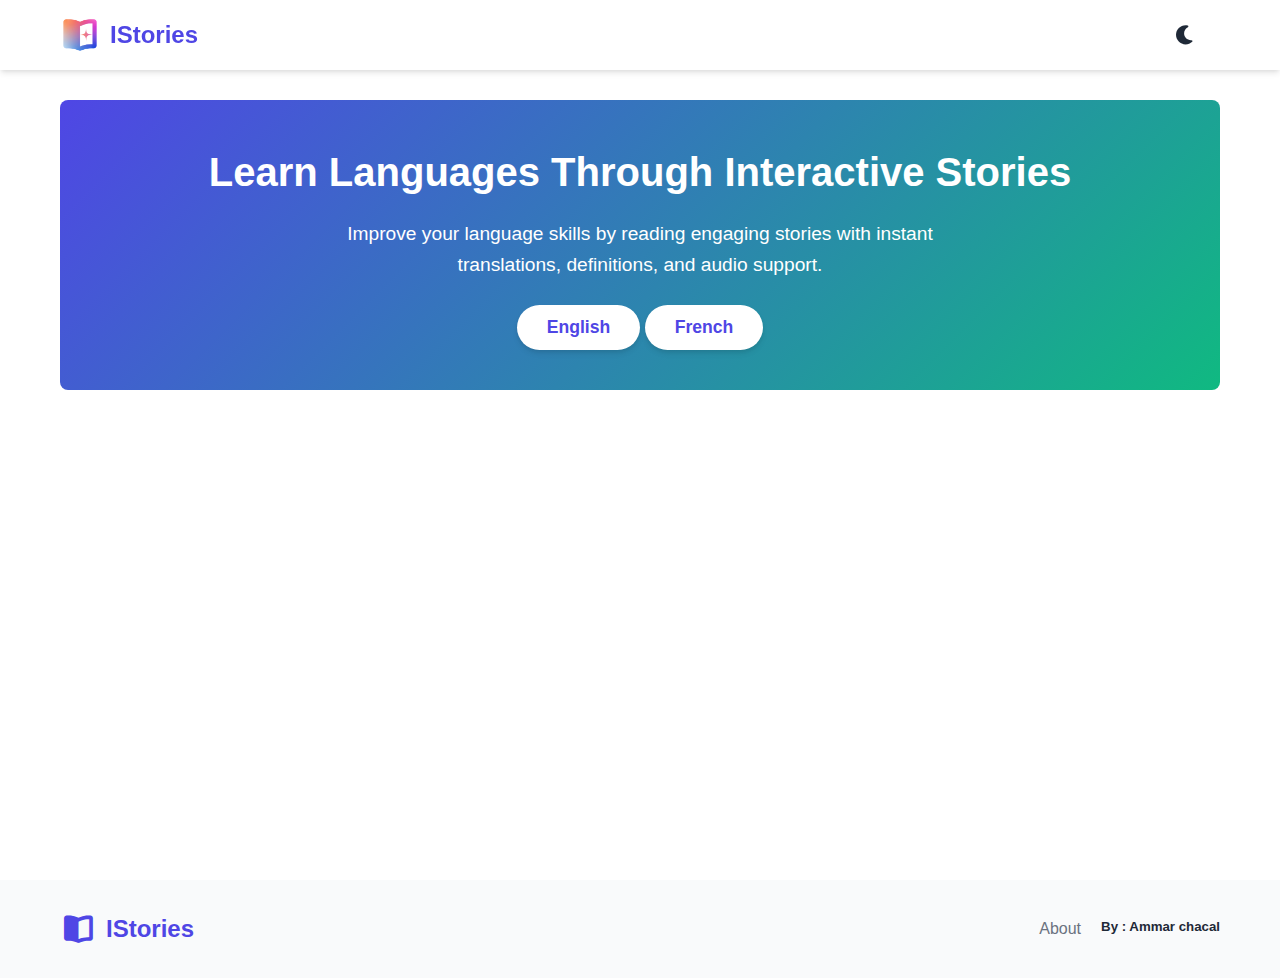
<file: index.html>
<!DOCTYPE html>
<html lang="en">

<head>
  <meta charset="UTF-8">
  <meta name="viewport" content="width=device-width, initial-scale=1.0">
  <title>Istories</title>
  <link rel="stylesheet" href="font-awesome/css/all.min.css">
  <link rel="icon" type="image/png" href="icon.png">
  <meta property="og:title" content="Istories">
  <meta property="og:description" content="Learn Languages Through Interactive Stories.">
  <meta property="og:image" content="icon.png">
  <meta property="og:type" content="website">

</head>
<style>
  :root {
    --primary: #4f46e5;
    --primary-dark: #4338ca;
    --secondary: #10b981;
    --text: #1f2937;
    --text-light: #6b7280;
    --bg: #ffffff;
    --bg-secondary: #f9fafb;
    --border: #e5e7eb;
    --shadow: 0 4px 6px -1px rgba(0, 0, 0, 0.1), 0 2px 4px -1px rgba(0, 0, 0, 0.06);
    --radius: 8px;
  }

  .dark-mode {
    --primary: #6366f1;
    --primary-dark: #4f46e5;
    --secondary: #10b981;
    --text: #f9fafb;
    --text-light: #d1d5db;
    --bg: #111827;
    --bg-secondary: #1f2937;
    --border: #374151;
    --shadow: 0 4px 6px -1px rgba(0, 0, 0, 0.3), 0 2px 4px -1px rgba(0, 0, 0, 0.2);
  }

  * {
    margin: 0;
    padding: 0;
    box-sizing: border-box;
    transition: background-color 0.3s, color 0.3s;
  }

  body {
    font-family: 'Segoe UI', Tahoma, Geneva, Verdana, sans-serif;
    background-color: var(--bg);
    color: var(--text);
    line-height: 1.6;
  }

  .container {
    max-width: 1200px;
    margin: 0 auto;
    padding: 0 20px;
  }

  /* Header Styles */
  header {
    background-color: var(--bg);
    box-shadow: var(--shadow);
    position: sticky;
    top: 0;
    z-index: 100;
  }

  .header-content {
    display: flex;
    justify-content: space-between;
    align-items: center;
    padding: 15px 0;
  }

  .logo {
    display: flex;
    align-items: center;
    gap: 10px;
    font-size: 1.5rem;
    font-weight: 700;
    color: var(--primary);
  }

  .logo img {
    width: 2.5rem;
  }

  .logo i {
    font-size: 1.8rem;
  }

  nav ul {
    display: flex;
    list-style: none;
    gap: 25px;
  }

  nav a {
    text-decoration: none;
    color: var(--text);
    font-weight: 500;
    padding: 8px 12px;
    border-radius: var(--radius);
  }

  nav a:hover,
  nav a.active {
    background-color: var(--primary);
    color: white;
  }

  .header-actions {
    display: flex;
    align-items: center;
    gap: 15px;
  }

  .theme-toggle {
    background: none;
    border: none;
    font-size: 1.2rem;
    color: var(--text);
    cursor: pointer;
    padding: 8px;
    border-radius: 50%;
    display: flex;
    align-items: center;
    justify-content: center;
  }

  .theme-toggle:hover {
    background-color: var(--bg-secondary);
  }

  .user-actions button {
    background-color: var(--primary);
    color: white;
    border: none;
    padding: 8px 16px;
    border-radius: var(--radius);
    font-weight: 500;
    cursor: pointer;
  }

  .user-actions button:hover {
    background-color: var(--primary-dark);
  }

  /* Main Content Styles */
  .main-content {
    min-height: calc(100vh - 140px);
    padding: 30px 0;
  }

  .page {
    display: none;
  }

  .page.active {
    display: block;
  }

  /* Homepage Styles */
  .hero {
    text-align: center;
    padding: 40px 10px;
    background: linear-gradient(135deg, var(--primary) 0%, var(--secondary) 100%);
    color: white;
    border-radius: var(--radius);
    margin-bottom: 40px;

  }

  .hero h1 {
    font-size: 2.5rem;
    margin-bottom: 15px;
  }

  .hero p {
    font-size: 1.2rem;
    max-width: 600px;
    margin: 0 auto 25px;
  }

  .cta-button {
    background-color: white;
    color: var(--primary);
    border: none;
    padding: 12px 30px;
    border-radius: 50px;
    font-size: 1.1rem;
    font-weight: 600;
    cursor: pointer;
    box-shadow: var(--shadow);
  }

  .cta-button:hover {
    transform: translateY(-2px);
    box-shadow: 0 10px 15px -3px rgba(0, 0, 0, 0.1);
  }

  /* Footer */
  footer {
    background: var(--bg-secondary);
    padding: 30px 0;
    margin-top: 50px;
  }

  .footer-content {
    display: flex;
    justify-content: space-between;
    align-items: center;
  }

  .footer-links {
    display: flex;
    gap: 20px;
  }

  .footer-links a {
    color: var(--text-light);
    text-decoration: none;
  }

  .footer-links a:hover {
    color: var(--primary);
  }
</style>

<body>
  <header id="top">
    <div class="container">
      <div class="header-content">
        <div class="logo">
          <img src="icon.svg" alt="">
          <span>IStories</span>
        </div>
        <nav>

        </nav>
        <div class="header-actions">
          <button class="theme-toggle" id="themeToggle">
            <i class="fas fa-moon"></i>
          </button>
          <div class="user-actions">
            <!-- <button id="loginBtn">Login</button> -->
          </div>
        </div>
      </div>
    </div>
  </header>

  <main class="main-content">
    <div class="container">
      <!-- Home Page -->
      <div id="home" class="page active">
        <section class="hero">
          <h1>Learn Languages Through Interactive Stories</h1>
          <p>Improve your language skills by reading engaging stories with instant translations, definitions,
            and audio support.</p>
          <button onclick="window.location.href='English/index.html'" class="cta-button">English</button>
          <button onclick="window.location.href='french/index.html'" class="cta-button">French</button>
        </section>


        <div class="stories-grid" id="storiesGrid">
          <!-- Stories will be populated by JavaScript -->
        </div>
      </div>

    </div>


    </div>
  </main>



  <footer>
    <div class="container">
      <div class="footer-content">
        <div class="logo">
          <i class="fas fa-book-open"></i>
          <span>IStories</span>
        </div>
        <div class="footer-links">
          <a target="_blank" href="https://ammar7-o.github.io/RAME/#">About</a>
          <h5>By : Ammar chacal</h5>
        </div>
      </div>
    </div>
  </footer>

  <script>
    let theme = localStorage.getItem('theme') || 'light';
    const themeToggle = document.getElementById('themeToggle');
    applyTheme();
    themeToggle.addEventListener('click', toggleTheme);
    // Toggle theme
    function toggleTheme() {
      theme = theme === 'light' ? 'dark' : 'light';
      applyTheme();
      localStorage.setItem('theme', theme);
    }
    // Apply current theme
    function applyTheme() {
      if (theme === 'dark') {
        document.body.classList.add('dark-mode');
        themeToggle.innerHTML = '<i class="fas fa-sun"></i>';
      } else {
        document.body.classList.remove('dark-mode');
        themeToggle.innerHTML = '<i class="fas fa-moon"></i>';
      }
    }
  </script>
</body>

</html>
</file>
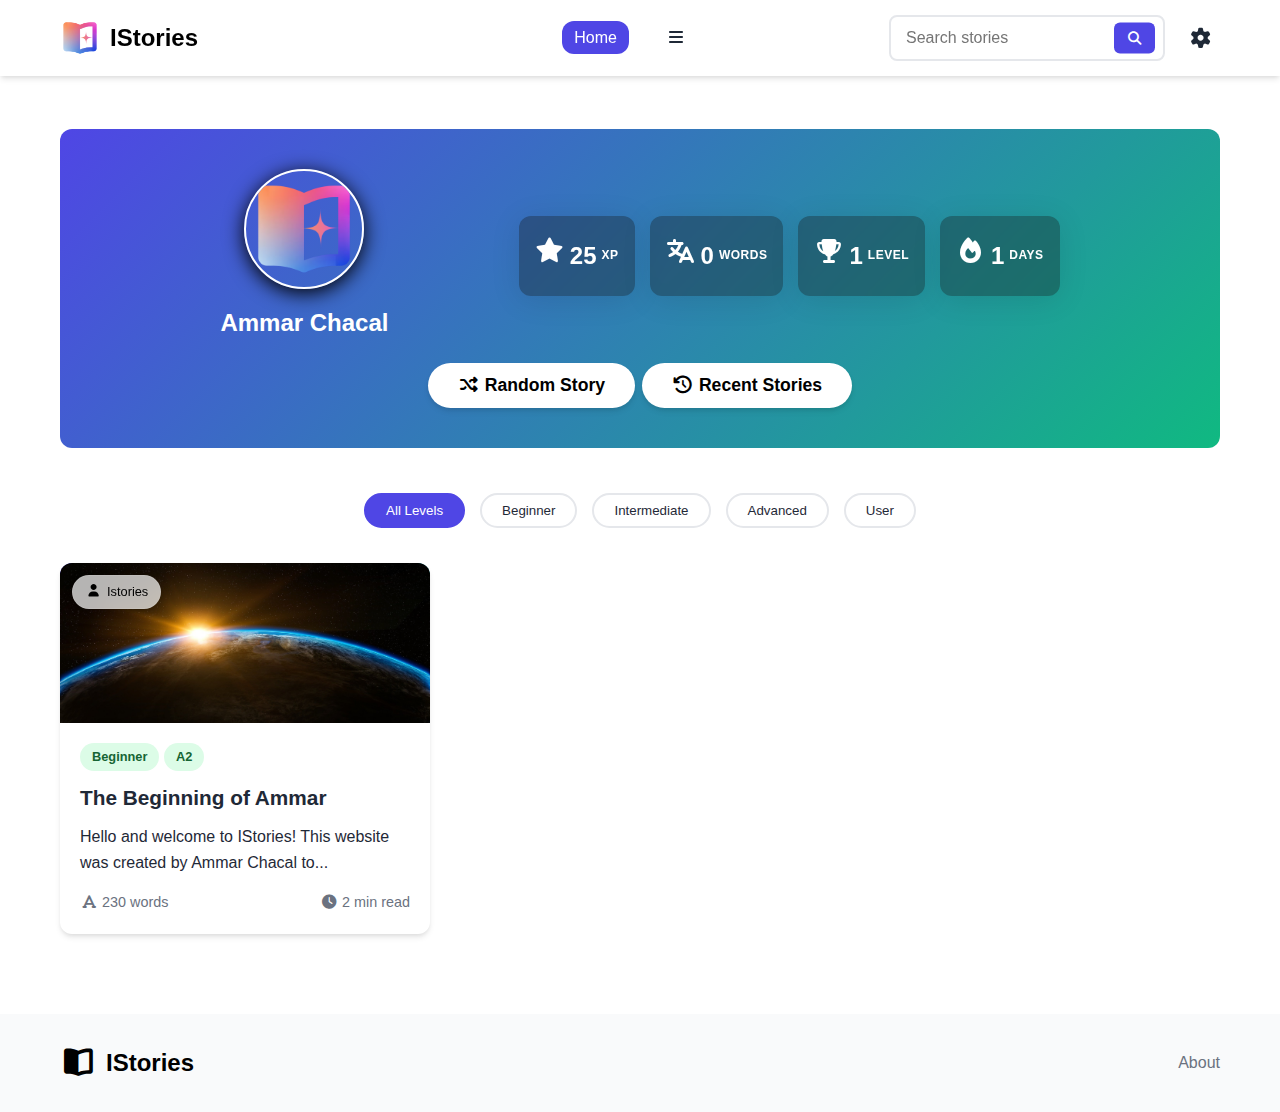
<file: English/index.html>
<!DOCTYPE html>
<html lang="en">

<head>
    <meta charset="UTF-8">
    <meta name="viewport" content="width=device-width, initial-scale=1.0">
    <title>Istories</title>
    <link rel="stylesheet" href="../font-awesome/css/all.min.css">
    <link rel="stylesheet" href="style.css">
    <link rel="stylesheet" href="addStories.css">

    <link rel="icon" type="image/png" href="../icon.png">
    <meta property="og:title" content="Istories">
    <meta property="og:description" content="Learn Languages Through Interactive Stories.">
    <meta property="og:image" content="../icon.png">
    <meta property="og:type" content="website">
</head>

<body>
    <header id="top">
        <div class="container">
            <div class="header-content">
                <div class="left">
                    <a href="../index.html" class="logo">
                        <img src="../icon.svg" alt="">
                        <span>IStories</span>
                    </a>
                    <nav>
                        <ul>
                            <li><a href="#" class="nav-link active" data-page="home">Home</a></li>
                            <li><a href="#" title="more" id="toggle-nav"><i class="fas fa-bars"></i></a></li>
                            <div id="more" class="more">
                                <li><a href="vocabulary/index.html" class="nav-btn"><i class="fa-solid fa-language"></i>
                                        Vocabulary</a></li>
                                <li><a href="practice/index.html" class="nav-btn">Flashcards</a></li>
                                <li><a href="#" class="nav-link nav-btn" data-page="addStories"> <i
                                            class="fas fa-plus-circle"></i>Add Stories</a></li>
                                <li><a class="nav-btn" href="../store/index.html"><i class="fas fa-store"></i>Download
                                        Stories</a></li>
                                <li><a href="#" class="nav-link nav-btn" data-page="profile-settings"> <i
                                            class="fas fa-plus-circle"></i>Profile </a></li>

                            </div>


                        </ul>
                    </nav>
                </div>
                <div class="header-actions">
                    <!--search bar-->
                    <form id="search-form" class="search-form" action="#">
                        <input class="search-input" placeholder="Search stories" type="text" id="storySearch">
                        <button id="search-btn" type="submit" aria-label="Search">
                            <i class="fas fa-search"></i>
                        </button>
                    </form>
                    <div class="settings-container">
                        <button class="settings-btn" id="settings-button">
                            <i class="fas fa-cog"></i>
                        </button>


                    </div>
                </div>
            </div>
    </header>
    <div class="settings-page" id="settings-page">
        <div class="settings-header">
            <h2><i class="fas fa-cog"></i> Settings</h2>
            <button class="close-settings" id="close-settings">
                <i class="fas fa-times"></i>
            </button>
        </div>

        <div class="settings-content">
            <!-- قسم المظهر -->
            <div class="settings-section">
                <h3><i class="fas fa-palette"></i> Appearance</h3>

                <div class="setting-item">
                    <div class="setting-info">
                        <span class="setting-label">Theme</span>
                        <span class="setting-desc">Light or Dark mode</span>
                    </div>
                    <!-- Theme toggle button -->
                    <button class="theme-toggle" id="themeToggle">
                        <i class="fas fa-moon"></i>
                    </button>
                </div>

                <!-- Color Selector -->
                <div class="setting-item">
                    <div class="setting-info">
                        <span class="setting-label">Accent Color</span>
                        <span class="setting-desc">Choose your primary color</span>
                    </div>
                    <div class="color-selector">
                        <div class="color-options">
                            <!-- Default Colors -->
                            <div class="color-option active" data-color="#4a6cf7" style="background-color: #4a6cf7;"
                                title="Blue">
                                <i class="fas fa-check"></i>
                            </div>
                            <div class="color-option" data-color="#7c4dff" style="background-color: #7c4dff;"
                                title="Purple">
                                <i class="fas fa-check"></i>
                            </div>
                            <div class="color-option" data-color="#008638" style="background-color: #008638;"
                                title="Green">
                                <i class="fas fa-check"></i>
                            </div>
                            <div class="color-option" data-color="#2f9600c5" style="background-color: #2f9600c5;"
                                title="Orange">
                                <i class="fas fa-check"></i>
                            </div>

                            <div class="color-option" data-color="#009688" style="background-color: #009688;"
                                title="Teal">
                                <i class="fas fa-check"></i>
                            </div>

                            <!-- Custom Color Picker -->
                            <div class="color-option custom-color" title="Custom Color">
                                <i class="fas fa-palette"></i>
                                <input type="color" id="customColorPicker" class="custom-color-input">
                            </div>
                        </div>
                    </div>

                </div>
                <!-- Secondary Color Setting -->
                <div class="setting-item">
                    <div class="setting-info">
                        <span class="setting-label">Secondary Color</span>
                        <span class="setting-desc">Choose your Secondary color</span>
                    </div>
                    <div class="color-selector secondary-selector">
                        <div class="color-options">
                            <!-- Default Secondary Colors -->
                            <div class="secondary-color active" data-color="#10b981" style="background-color:  #10b981;"
                                title="teal">
                                <i class="fas fa-check"></i>
                            </div>
                            <div class="secondary-color" data-color="#ec4899" style="background-color: #ec4899;"
                                title="Pink">
                                <i class="fas fa-check"></i>
                            </div>
                            <div class="secondary-color" data-color="#b90000" style="background-color: #b90000;"
                                title="red">
                                <i class="fas fa-check"></i>
                            </div>
                            <div class="secondary-color" data-color="#8b5cf6" style="background-color: #8b5cf6;"
                                title="Violet">
                                <i class="fas fa-check"></i>
                            </div>
                            <div class="secondary-color" data-color="#f97316" style="background-color: #f97316;"
                                title="Orange">
                                <i class="fas fa-check"></i>
                            </div>

                            <!-- Custom Secondary Color Picker -->
                            <div class="color-option secondary-color custom-color" title="Custom Secondary Color">
                                <i class="fas fa-palette"></i>
                                <input type="color" id="customSecondaryColorPicker" class="custom-color-input">
                            </div>
                        </div>
                    </div>
                </div>
            </div>


            <!-- قسم البيانات -->
            <div class="settings-section">
                <h3><i class="fas fa-database"></i> Data Management</h3>

                <div class="setting-item">
                    <div class="setting-info">
                        <span class="setting-label">Export Vocabulary</span>
                        <span class="setting-desc">Download saved words as CSV</span>
                    </div>
                    <button onclick="exportVocabulary()" class="action-btn" id="export-vocab">
                        <i class="fas fa-download"></i> Export
                    </button>
                </div>

                <div class="setting-item">
                    <div class="setting-info">
                        <span class="setting-label">Import Vocabulary</span>
                        <span class="setting-desc">import all saved Vocabulary as json file</span>
                    </div>
                    <button onclick="importVocabulary()" class="primary-btn" id="import-vocab">
                        <i class="fas fa-upload"></i> Import
                    </button>
                </div>
                <div class="setting-item">
                    <div class="setting-info">
                        <span class="setting-label">Clear Vocabulary</span>
                        <span class="setting-desc">Remove all saved words</span>
                    </div>
                    <button onclick="removeAll()" class="danger-btn" id="clear-data">
                        <i class="fas fa-trash"></i> Clear
                    </button>
                </div>
                <div class="setting-item">
                    <div class="setting-info">
                        <span class="setting-label">Export All user stories</span>
                        <span class="setting-desc">All Added stories</span>
                    </div>
                    <button onclick="exportUserStories()" class="danger-btn" id="clear-data">
                        <i class="fas fa-share"></i> Export
                    </button>
                </div>
                <div class="setting-item">
                    <div class="setting-info">
                        <span class="setting-label">Delete All User Stories</span>
                        <span class="setting-desc">Permanently delete all your uploaded stories</span>
                    </div>
                    <button onclick="deleteAllUserStories()" class="danger-btn" id="delete-all-stories-btn">
                        <i class="fas fa-trash-alt"></i> Delete All
                    </button>
                </div>
            </div>

            <!-- قسم التطبيق -->
            <div class="settings-section">
                <h3><i class="fas fa-info-circle"></i> About</h3>

                <div class="setting-item">
                    <div class="setting-info">
                        <span class="setting-label">Version</span>
                        <span class="setting-desc">Story Reader 2.1.0</span>
                    </div>
                </div>

                <div class="setting-item">
                    <div class="setting-info">
                        <span class="setting-label">Author</span>
                        <span class="setting-desc">Ammar chacal</span>
                    </div>
                </div>
                <div class="setting-item">
                    <div class="setting-info">
                        <span class="setting-label">Refresh App</span>
                        <span class="setting-desc">Reload all data</span>
                    </div>
                    <button class="action-btn" id="refresh-app">
                        <i class="fas fa-sync-alt"></i> Refresh
                    </button>
                </div>
            </div>
        </div>
    </div>

    <div id="settings-overlay" class="settings-overlay"></div>

    <main class="main-content">
        <div class="container">
            <!-- Home Page -->
            <div id="home" class="page active">
                <section class="hero">
                    <div class="profile">

                        <!-- Photo -->
                        <div class="user-profile">

                            <img src="../icon.png" alt="Profile Picture" id="profile-pic">
                            <!-- Name -->
                            <h2 id="profile-name">Ammar Chacal</h2>
                        </div>


                        <!-- Stats -->
                        <div class="user-stats">
                            <div class="stat-item">
                                <i class="fas fa-star"></i>
                                <div class="stat-value" id="xp">100</div>
                                <div class="stat-label">XP</div>
                            </div>
                            <div class="stat-item">
                                <i class="fas fa-language"></i>
                                <div class="stat-value" id="words-learned">245</div>
                                <div class="stat-label">Words</div>
                            </div>
                            <div class="stat-item">
                                <i class="fas fa-trophy "></i>
                                <div class="stat-value" id="level">12h</div>
                                <div class="stat-label">Level</div>
                            </div>
                            <div class="stat-item">
                                <i class="fas fa-fire"></i>
                                <div class="stat-value" id="streak-count">5</div>
                                <div class="stat-label">days</div>
                            </div>
                        </div>


                    </div>

                    <div class="hero-btns">
                        <button id="randomStory" class="cta-button"> <i class="fas fa-random"></i> Random Story</button>
                        <button class="cta-button" onclick="showRecentStories()">
                            <i class="fas fa-history"></i> Recent Stories
                        </button>
                    </div>

                </section>

                <div class="level-filter">
                    <button class="level-btn active" data-level="all">All Levels</button>
                    <button class="level-btn" data-level="beginner">Beginner</button>
                    <button class="level-btn" data-level="intermediate">Intermediate</button>
                    <button class="level-btn" data-level="advanced">Advanced</button>
                    <button class="level-btn" data-level="user">User</button>
                </div>

                <div class="stories-grid" id="storiesGrid">
                    <!-- Stories will be populated by JavaScript -->
                </div>
            </div>






            <div id="profile-settings" class="page profile-settings">
                <!-- Photo Upload Area -->
                <div class="photo-upload-container">
                    <div class="photo-wrapper">
                        <img src="../icon.png" alt="Profile Picture" class="profile-photo" id="profile-photo">
                        <div class="photo-overlay" id="change-photo-btn">
                            <i class="fas fa-camera"></i>
                            <span>Change</span>
                        </div>
                    </div>
                    <input type="file" id="photo-input" accept="image/*" hidden>
                    <p class="photo-hint">Click to upload photo</p>
                </div>

                <!-- Name Input -->
                <div class="name-input-container">
                    <div class="input-group">
                        <label for="profile-name-input" class="input-label">
                            <i class="fas fa-user"></i>
                            Your Name
                        </label>
                        <div class="input-with-icon">
                            <input type="text" id="profile-name-input" class="name-input" placeholder="Enter your name"
                                value="Ammar Chacal" maxlength="50">
                            <i class="fas fa-check input-valid-icon" id="name-valid-icon"></i>
                        </div>
                        <div class="input-hint">
                            This name will be displayed on your profile
                        </div>
                        <div class="char-counter">
                            <span id="name-char-count">12</span>/50 characters
                        </div>
                    </div>

                    <!-- Action Buttons -->
                    <div class="profile-actions">
                        <button class="btn-secondary" id="cancel-btn">
                            <i class="fas fa-times"></i>
                            Cancel
                        </button>
                        <button class="btn-primary" id="save-btn">
                            <i class="fas fa-save"></i>
                            Save Changes
                        </button>
                    </div>
                </div>
            </div>
            <!-- Add Stories Page -->
            <div id="addStories" class="page">
                <div class="add-stories-container">
                    <h1><i class="fas fa-book-medical"></i> Add Your Own Stories</h1>
                    <p class="page-description">Upload your custom stories in JSON format to read them with all
                        interactive features.</p>

                    <!-- Upload Section -->
                    <div class="upload-section">
                        <div class="upload-card">
                            <div class="upload-header">
                                <i class="fas fa-cloud-upload-alt"></i>
                                <h2>Upload Story File</h2>
                            </div>
                            <p class="upload-description">
                                Upload a JSON file containing your story. The file should follow the specified format.
                            </p>

                            <div class="upload-area" id="uploadArea">
                                <i class="fas fa-file-upload"></i>
                                <h3>Drop your JSON file here</h3>
                                <p>or click to browse</p>
                                <input type="file" id="storyFileInput" accept=".json" hidden>
                                <button class="browse-btn" id="browseBtn">
                                    <i class="fas fa-folder-open"></i> Browse Files
                                </button>
                                <p class="file-types">Supported format: .json</p>
                            </div>

                            <div class="selected-file" id="selectedFileInfo" style="display: none;">
                                <div class="file-info">
                                    <i class="fas fa-file-code"></i>
                                    <div class="file-details">
                                        <span class="file-name" id="fileName"></span>
                                        <span class="file-size" id="fileSize"></span>
                                    </div>
                                    <button class="remove-file" id="removeFile">
                                        <i class="fas fa-times"></i>
                                    </button>
                                </div>
                            </div>

                            <button class="upload-action-btn" id="uploadBtn" disabled>
                                <i class="fas fa-upload"></i> Upload Story
                            </button>
                        </div>
                    </div>

                    <!-- Two Column Layout -->
                    <div class="content-columns">
                        <!-- Left Column: Quick Add Form -->
                        <div class="left-column">
                            <!-- Your Stories -->
                            <div class="info-card">
                                <div class="info-header">
                                    <i class="fas fa-history"></i>
                                    <h2>Your Uploaded Stories</h2>
                                </div>
                                <div class="user-stories-list" id="userStoriesList">
                                    <!-- Dynamic content will be inserted here -->
                                    <div class="empty-state">
                                        <i class="fas fa-book-open"></i>
                                        <p>No stories uploaded yet</p>
                                    </div>
                                </div>
                            </div>
                            <div class="form-card">
                                <h2><i class="fas fa-plus-circle"></i> Quick Add Form</h2>
                                <p class="form-description">Prefer to type directly? Use this form to create your story:
                                </p>

                                <form id="storyForm">
                                    <div class="form-group">
                                        <label for="storyTitle">
                                            <i class="fas fa-heading"></i> Story Title *
                                        </label>
                                        <input type="text" id="storyTitle" placeholder="Enter story title" required>
                                    </div>

                                    <div class="form-group">
                                        <label for="storyLevel">
                                            <i class="fas fa-chart-line"></i> Difficulty Level *
                                        </label>
                                        <select id="storyLevel" required>
                                            <option value="">Select level</option>
                                            <option value="beginner">Beginner</option>
                                            <option value="intermediate">Intermediate</option>
                                            <option value="advanced">Advanced</option>
                                        </select>
                                    </div>

                                    <div class="form-group">
                                        <label for="storyLevelCefr">
                                            <i class="fas fa-language"></i> CEFR Level (Optional)
                                            <span class="help-icon"
                                                title="Common European Framework of Reference for Languages (A1, A2, B1, B2, C1, C2)">
                                                <i class="fas fa-question-circle"></i>
                                            </span>
                                        </label>
                                        <select id="storyLevelCefr">
                                            <option value="">Select CEFR level (optional)</option>
                                            <option value="A1">A1 (Beginner)</option>
                                            <option value="A2">A2 (Elementary)</option>
                                            <option value="B1">B1 (Intermediate)</option>
                                            <option value="B2">B2 (Upper Intermediate)</option>
                                            <option value="C1">C1 (Advanced)</option>
                                            <option value="C2">C2 (Proficient)</option>
                                        </select>
                                        <small>Select the CEFR level that best matches your story</small>
                                    </div>

                                    <div class="form-group">
                                        <label for="storyCover">
                                            <i class="fas fa-image"></i> Cover Emoji/Icon/Image URL
                                        </label>
                                        <input type="text" id="storyCover"
                                            placeholder="e.g., 📚 or fas fa-book or https://example.com/image.jpg"
                                            value="📚">
                                        <small>Enter an emoji, FontAwesome class, or image URL</small>
                                    </div>

                                    <div class="form-group">
                                        <label for="storyCoverType">
                                            <i class="fas fa-palette"></i> Cover Type
                                        </label>
                                        <select id="storyCoverType">
                                            <option value="emoji">Emoji</option>
                                            <option value="icon">Icon</option>
                                            <option value="image">Image</option>
                                        </select>
                                    </div>

                                    <div class="form-group">
                                        <label for="storySound">
                                            <i class="fas fa-volume-up"></i> Audio File URL (Optional)
                                            <span class="help-icon" title="URL to an MP3 or audio file for your story">
                                                <i class="fas fa-question-circle"></i>
                                            </span>
                                        </label>
                                        <input type="text" id="storySound"
                                            placeholder="e.g., https://example.com/audio.mp3 or ../sounds/story1.mp3">
                                        <small>Add audio narration for your story (MP3 recommended)</small>
                                    </div>

                                    <div class="form-group">
                                        <label for="storyDictionaries">
                                            <i class="fas fa-book"></i> External Dictionaries (Optional)
                                            <span class="help-icon" title="Path(s) to external JSON dictionary files">
                                                <i class="fas fa-question-circle"></i>
                                            </span>
                                        </label>
                                        <textarea id="storyDictionaries" rows="3" placeholder="
Enter one dictionary path per line"></textarea>
                                        <small>Add paths to external dictionary files (one per line, optional)</small>
                                        <div>
                                            <strong>Example:</strong>
                                            <pre class="example-code">../Dictionarys/story4.json
../Dictionarys/main.json</pre>
                                        </div>
                                    </div>

                                    <div class="form-group">
                                        <label for="storyContent">
                                            <i class="fas fa-align-left"></i> Story Content *
                                        </label>
                                        <textarea id="storyContent" rows="8"
                                            placeholder="Type your story here. Each paragraph should be on a new line."
                                            required></textarea>
                                        <small>Each line will be treated as a separate paragraph</small>
                                    </div>

                                    <div class="form-group">
                                        <label for="storyAuthor">
                                            <i class="fas fa-user"></i> Author Name (Optional)
                                        </label>
                                        <input type="text" id="storyAuthor" placeholder="Your name">
                                    </div>

                                    <div class="form-group">
                                        <label for="storyTranslations">
                                            <i class="fas fa-language"></i> Custom Translations (Optional)
                                            <span class="help-icon"
                                                title="Add word translations in JSON format. Example: {'hello': {'translation': 'مرحبا'}, 'world': {'translation': 'عالم'}}">
                                                <i class="fas fa-question-circle"></i>
                                            </span>
                                        </label>
                                        <textarea id="storyTranslations" rows="6"
                                            placeholder="Add custom word translations in JSON format (optional)"></textarea>
                                        <div class="translation-example">
                                            <strong>Example:</strong>
                                            <pre class="example-code">{
  "hello": {"translation": "مرحبا"},
  "world": {"translation": "عالم"},
  "book": {"translation": "كتاب"}
}</pre>
                                            <button type="button" class="example-btn" id="loadExampleTranslations">
                                                <i class="fas fa-magic"></i> Load Example
                                            </button>
                                        </div>
                                        <small>Add your own translations for words in the story. This will override
                                            default translations.</small>
                                    </div>

                                    <div class="form-actions">
                                        <button type="button" class="previw-btn" id="previewBtn">
                                            <i class="fas fa-eye"></i> Preview
                                        </button>
                                        <button type="submit" class="btn-primary">
                                            <i class="fas fa-save"></i> Save Story
                                        </button>
                                    </div>
                                </form>
                            </div>
                        </div>

                        <!-- Right Column: Template & Instructions -->
                        <div class="right-column">
                            <!-- Template Download -->
                            <div class="info-card">
                                <div class="info-header">
                                    <i class="fas fa-file-download"></i>
                                    <h2>Download Template</h2>
                                </div>
                                <p>Use our pre-formatted JSON template to ensure your story works perfectly.</p>
                                <button class="download-template-btn" id="downloadTemplateBtn">
                                    <i class="fas fa-download"></i> Download JSON Template
                                </button>
                            </div>

                            <!-- Instructions -->
                            <div class="info-card">
                                <div class="info-header">
                                    <i class="fas fa-graduation-cap"></i>
                                    <h2>How to Create Your Story</h2>
                                </div>
                                <div class="instructions">
                                    <div class="instruction-step">
                                        <span class="step-number">1</span>
                                        <div class="step-content">
                                            <h3>Prepare Your Text</h3>
                                            <p>Write your story in any text editor. Each paragraph should be on a new
                                                line.</p>
                                        </div>
                                    </div>
                                    <div class="instruction-step">
                                        <span class="step-number">2</span>
                                        <div class="step-content">
                                            <h3>Add Translations (Optional)</h3>
                                            <p>Add custom translations for difficult words to help readers.</p>
                                        </div>
                                    </div>
                                    <div class="instruction-step">
                                        <span class="step-number">3</span>
                                        <div class="step-content">
                                            <h3>Add Details</h3>
                                            <p>Include title, difficulty level, CEFR level, cover, and optional audio.
                                            </p>
                                        </div>
                                    </div>
                                    <div class="instruction-step">
                                        <span class="step-number">4</span>
                                        <div class="step-content">
                                            <h3>Upload & Enjoy</h3>
                                            <p>Upload your JSON file and start reading with interactive features!</p>
                                        </div>
                                    </div>
                                </div>
                            </div>

                            <!-- Export Stories Button -->
                            <div class="info-card">
                                <div class="info-header">
                                    <i class="fas fa-file-export"></i>
                                    <h2>Export Your Stories</h2>
                                </div>
                                <p>Export all your uploaded stories as a JSON file for backup or sharing.</p>
                                <button class="download-template-btn" id="exportStoriesBtn">
                                    <i class="fas fa-download"></i> Export All Stories
                                </button>
                            </div>
                        </div>
                    </div>

                    <!-- JSON Format Example -->
                    <div class="json-example-card">
                        <h2><i class="fas fa-code"></i> Complete JSON Format Example</h2>
                        <div class="code-container">
                            <pre><code id="jsonExample">{
    "title": "The Adventure Begins",
    "level": "intermediate",
    "levelcefr": "A2",
    "cover": "🏝️",
    "coverType": "emoji",
    "sound": "../sounds/story1.mp3",
    "dictionaries": [
        "../Dictionarys/story4.json",
        "../Dictionarys/main.json"
    ],
    "content": [
        "Once upon a time, in a small village nestled between mountains...",
        "The young hero set out on a journey filled with challenges and discoveries.",
        "Each step brought new lessons and unforgettable experiences."
    ],
    "author": "Your Name",
    "translations": {
        "village": {"translation": "قرية"},
        "journey": {"translation": "رحلة"},
        "mountains": {"translation": "جبال"},
        "hero": {"translation": "بطل"},
        "challenges": {"translation": "تحديات"},
        "discoveries": {"translation": "اكتشافات"},
        "lessons": {"translation": "دروس"},
        "experiences": {"translation": "تجارب"}
    }
}</code></pre>
                            <button class="copy-btn" id="copyJsonBtn">
                                <i class="far fa-copy"></i> Copy
                            </button>
                        </div>
                    </div>
                </div>

                <!-- Preview Modal -->
                <div class="preview-modal" id="previewModal">
                    <div class="preview-content">
                        <div class="preview-header">
                            <h2><i class="fas fa-eye"></i> Story Preview</h2>
                            <button class="close-preview" id="closePreview">
                                <i class="fas fa-times"></i>
                            </button>
                        </div>
                        <div class="preview-body">
                            <div class="preview-story-card">
                                <div class="preview-cover">
                                    <div id="previewCoverDisplay">📚</div>
                                </div>
                                <div class="preview-details">
                                    <span class="preview-level" id="previewLevel">intermediate</span>
                                    <span class="preview-cefr" id="previewCefr">A2</span>
                                    <h3 id="previewTitle">Story Title</h3>
                                    <p id="previewDescription">Story description will appear here...</p>
                                    <div class="preview-meta">
                                        <span><i class="fas fa-font"></i> <span id="previewWordCount">0</span>
                                            words</span>
                                        <span><i class="fas fa-clock"></i> 1 min read</span>
                                        <span><i class="fas fa-user"></i> <span
                                                id="previewAuthor">Anonymous</span></span>
                                        <span id="previewAudioBadge" style="display: none;">
                                            <i class="fas fa-volume-up"></i> Audio
                                        </span>
                                    </div>
                                </div>
                            </div>
                            <div class="preview-content-section">
                                <h3>Story Content Preview:</h3>
                                <div class="preview-text" id="previewText">
                                    <p>Your story content will appear here...</p>
                                </div>
                            </div>
                            <div class="preview-translations-section" id="previewTranslationsSection"
                                style="display: none;">
                                <h3><i class="fas fa-language"></i> Custom Translations:</h3>
                                <div class="translations-list" id="previewTranslationsList">
                                    <!-- Translations will appear here -->
                                </div>
                            </div>
                        </div>
                        <div class="preview-footer">
                            <button class="btn-secondary" id="closePreviewBtn">
                                <i class="fas fa-times"></i> Close
                            </button>
                            <button class="btn-primary" id="saveFromPreviewBtn">
                                <i class="fas fa-save"></i> Save Story
                            </button>
                        </div>
                    </div>
                </div>
                <!-- Edit Story Modal -->
                <div class="preview-modal" id="editStoryModal">
                    <div class="preview-content">
                        <div class="preview-header">
                            <h2><i class="fas fa-edit"></i> Edit Story</h2>
                            <button class="close-preview" id="closeEditModalBtn">
                                <i class="fas fa-times"></i>
                            </button>
                        </div>
                        <div class="preview-body">
                            <form id="editStoryForm">
                                <div class="form-group">
                                    <label for="editStoryTitle">
                                        <i class="fas fa-heading"></i> Story Title *
                                    </label>
                                    <input type="text" id="editStoryTitle" placeholder="Enter story title" required>
                                </div>

                                <div class="form-group">
                                    <label for="editStoryLevel">
                                        <i class="fas fa-chart-line"></i> Difficulty Level *
                                    </label>
                                    <select id="editStoryLevel" required>
                                        <option value="">Select level</option>
                                        <option value="beginner">Beginner</option>
                                        <option value="intermediate">Intermediate</option>
                                        <option value="advanced">Advanced</option>
                                    </select>
                                </div>

                                <div class="form-group">
                                    <label for="editStoryLevelCefr">
                                        <i class="fas fa-language"></i> CEFR Level (Optional)
                                    </label>
                                    <select id="editStoryLevelCefr">
                                        <option value="">Select CEFR level (optional)</option>
                                        <option value="A1">A1 (Beginner)</option>
                                        <option value="A2">A2 (Elementary)</option>
                                        <option value="B1">B1 (Intermediate)</option>
                                        <option value="B2">B2 (Upper Intermediate)</option>
                                        <option value="C1">C1 (Advanced)</option>
                                        <option value="C2">C2 (Proficient)</option>
                                    </select>
                                </div>

                                <div class="form-group">
                                    <label for="editStoryAuthor">
                                        <i class="fas fa-user"></i> Author Name (Optional)
                                    </label>
                                    <input type="text" id="editStoryAuthor" placeholder="Your name">
                                </div>

                                <div class="form-group">
                                    <label for="editStoryCoverType">
                                        <i class="fas fa-palette"></i> Cover Type
                                    </label>
                                    <select id="editStoryCoverType">
                                        <option value="emoji">Emoji</option>
                                        <option value="icon">Icon</option>
                                        <option value="image">Image</option>
                                    </select>
                                </div>

                                <div class="form-group">
                                    <label for="editStoryCover">
                                        <span id="editCoverLabel">Emoji</span> *
                                    </label>
                                    <input type="text" id="editStoryCover"
                                        placeholder="e.g., 📚 or fas fa-book or https://example.com/image.jpg" required>
                                    <small>Enter an emoji, FontAwesome class, or image URL</small>
                                </div>

                                <div class="form-group">
                                    <label for="editStorySound">
                                        <i class="fas fa-volume-up"></i> Audio File URL (Optional)
                                    </label>
                                    <input type="text" id="editStorySound"
                                        placeholder="e.g., https://example.com/audio.mp3">
                                    <small>Add audio narration for your story (MP3 recommended)</small>
                                </div>

                                <div class="form-group">
                                    <label for="editStoryDictionaries">
                                        <i class="fas fa-book"></i> External Dictionaries (Optional)
                                    </label>
                                    <textarea id="editStoryDictionaries" rows="3" placeholder="
../Dictionarys/main.json

Enter one dictionary path per line"></textarea>
                                    <small>Add paths to external dictionary files (one per line, optional)</small>
                                </div>

                                <div class="form-group">
                                    <label for="editStoryContent">
                                        <i class="fas fa-align-left"></i> Story Content *
                                    </label>
                                    <textarea id="editStoryContent" rows="8"
                                        placeholder="Type your story here. Each paragraph should be on a new line."
                                        required></textarea>
                                    <small>Each line will be treated as a separate paragraph</small>
                                </div>

                                <div class="form-group">
                                    <label for="editStoryTranslations">
                                        <i class="fas fa-language"></i> Custom Translations (Optional)
                                    </label>
                                    <textarea id="editStoryTranslations" rows="6"
                                        placeholder="Add custom word translations in JSON format (optional)"></textarea>
                                    <small>Add your own translations for words in the story</small>
                                </div>
                            </form>
                        </div>
                        <div class="preview-footer">
                            <button class="btn-secondary" id="closeEditModalBtn2">
                                <i class="fas fa-times"></i> Cancel
                            </button>
                            <button type="submit" form="editStoryForm" class="btn-primary">
                                <i class="fas fa-save"></i> Save Changes
                            </button>
                        </div>
                    </div>
                </div>
            </div>
        </div>
        </div>
    </main>


    <footer>
        <div class="container">
            <div class="footer-content">
                <div class="logo">
                    <i class="fas fa-book-open"></i>
                    <span>IStories</span>
                </div>
                <div class="footer-links">
                    <a target="_blank" href="https://ammar7-o.github.io/RAME/#">About</a>

                </div>
            </div>
        </div>
    </footer>
    <!-- stories -->
    <script src="database/main.js"></script>
    <script src="database/more.js"></script>

    <!-- <script src="Dictionarys/main.js"></script> -->
    <script src="other.js"></script>
    <script src="main.js"></script>
    <script src="addstories.js"></script>


</body>

</html>
</file>
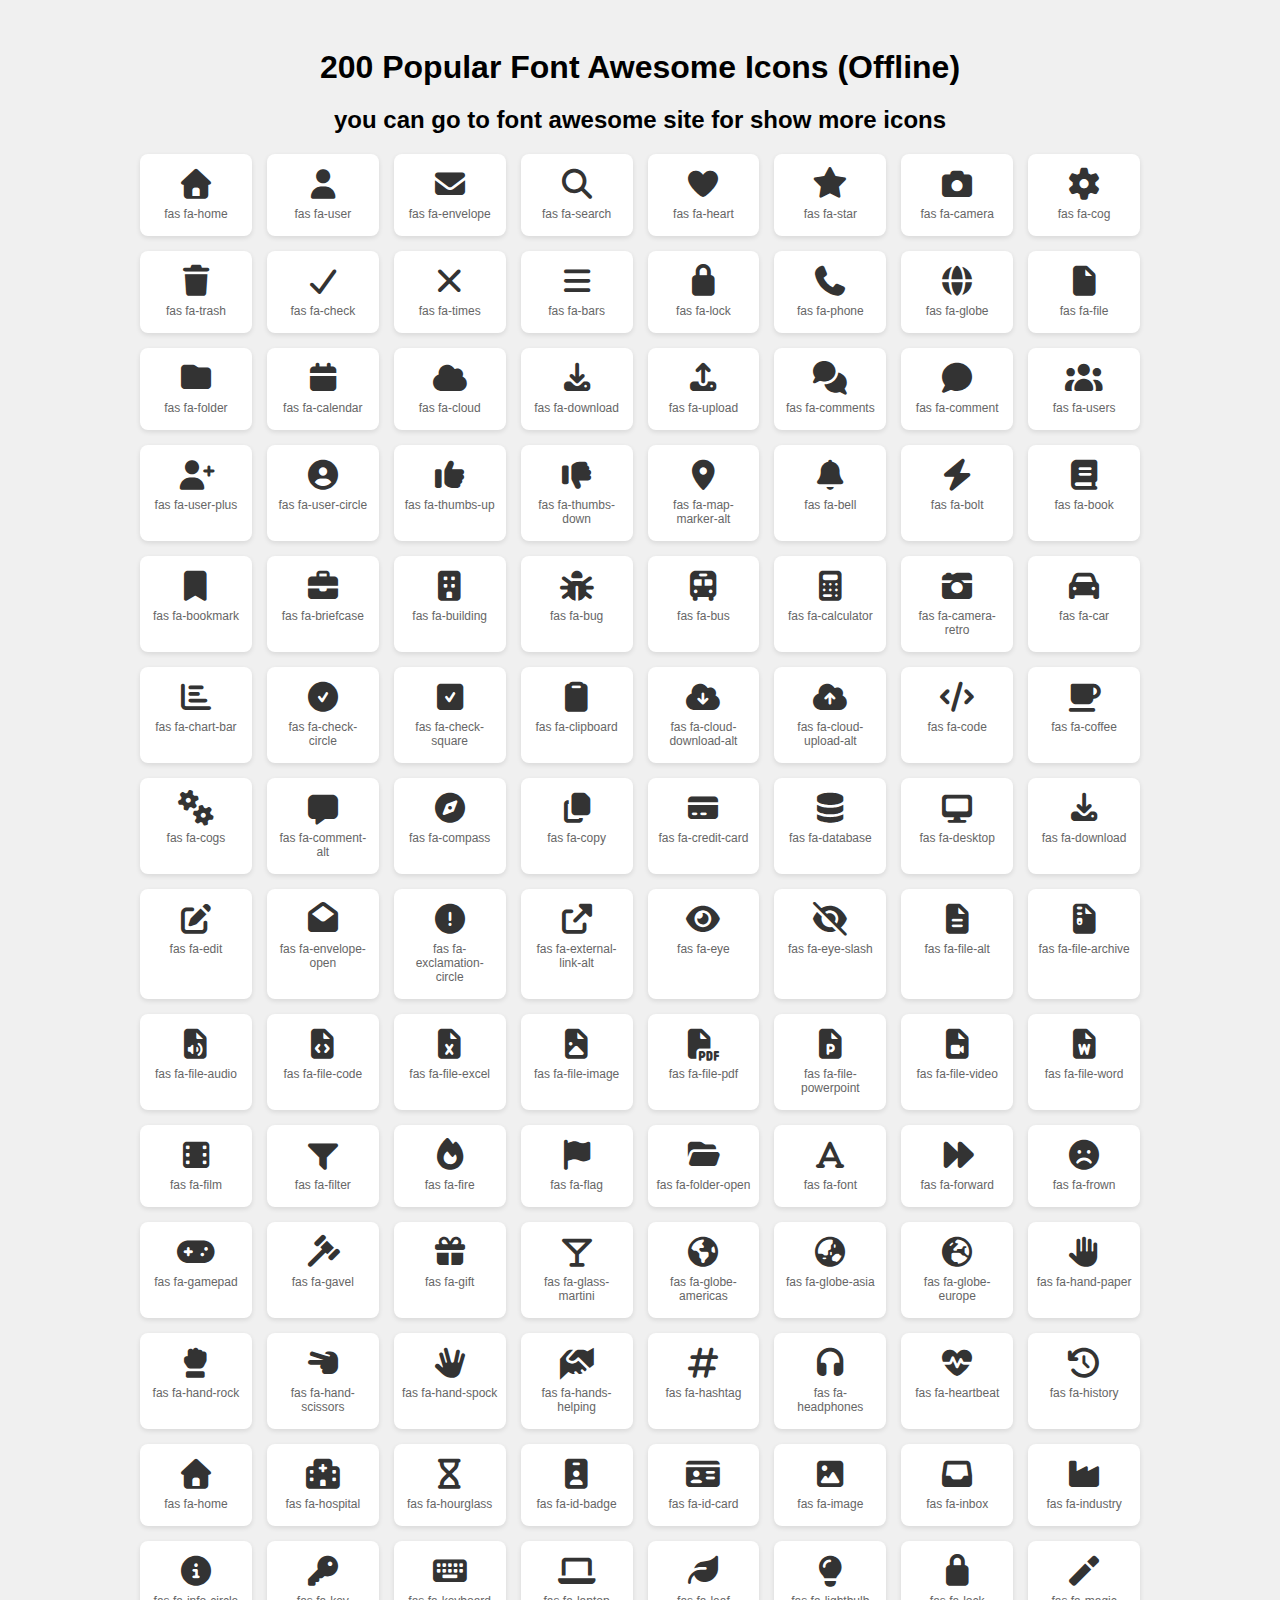
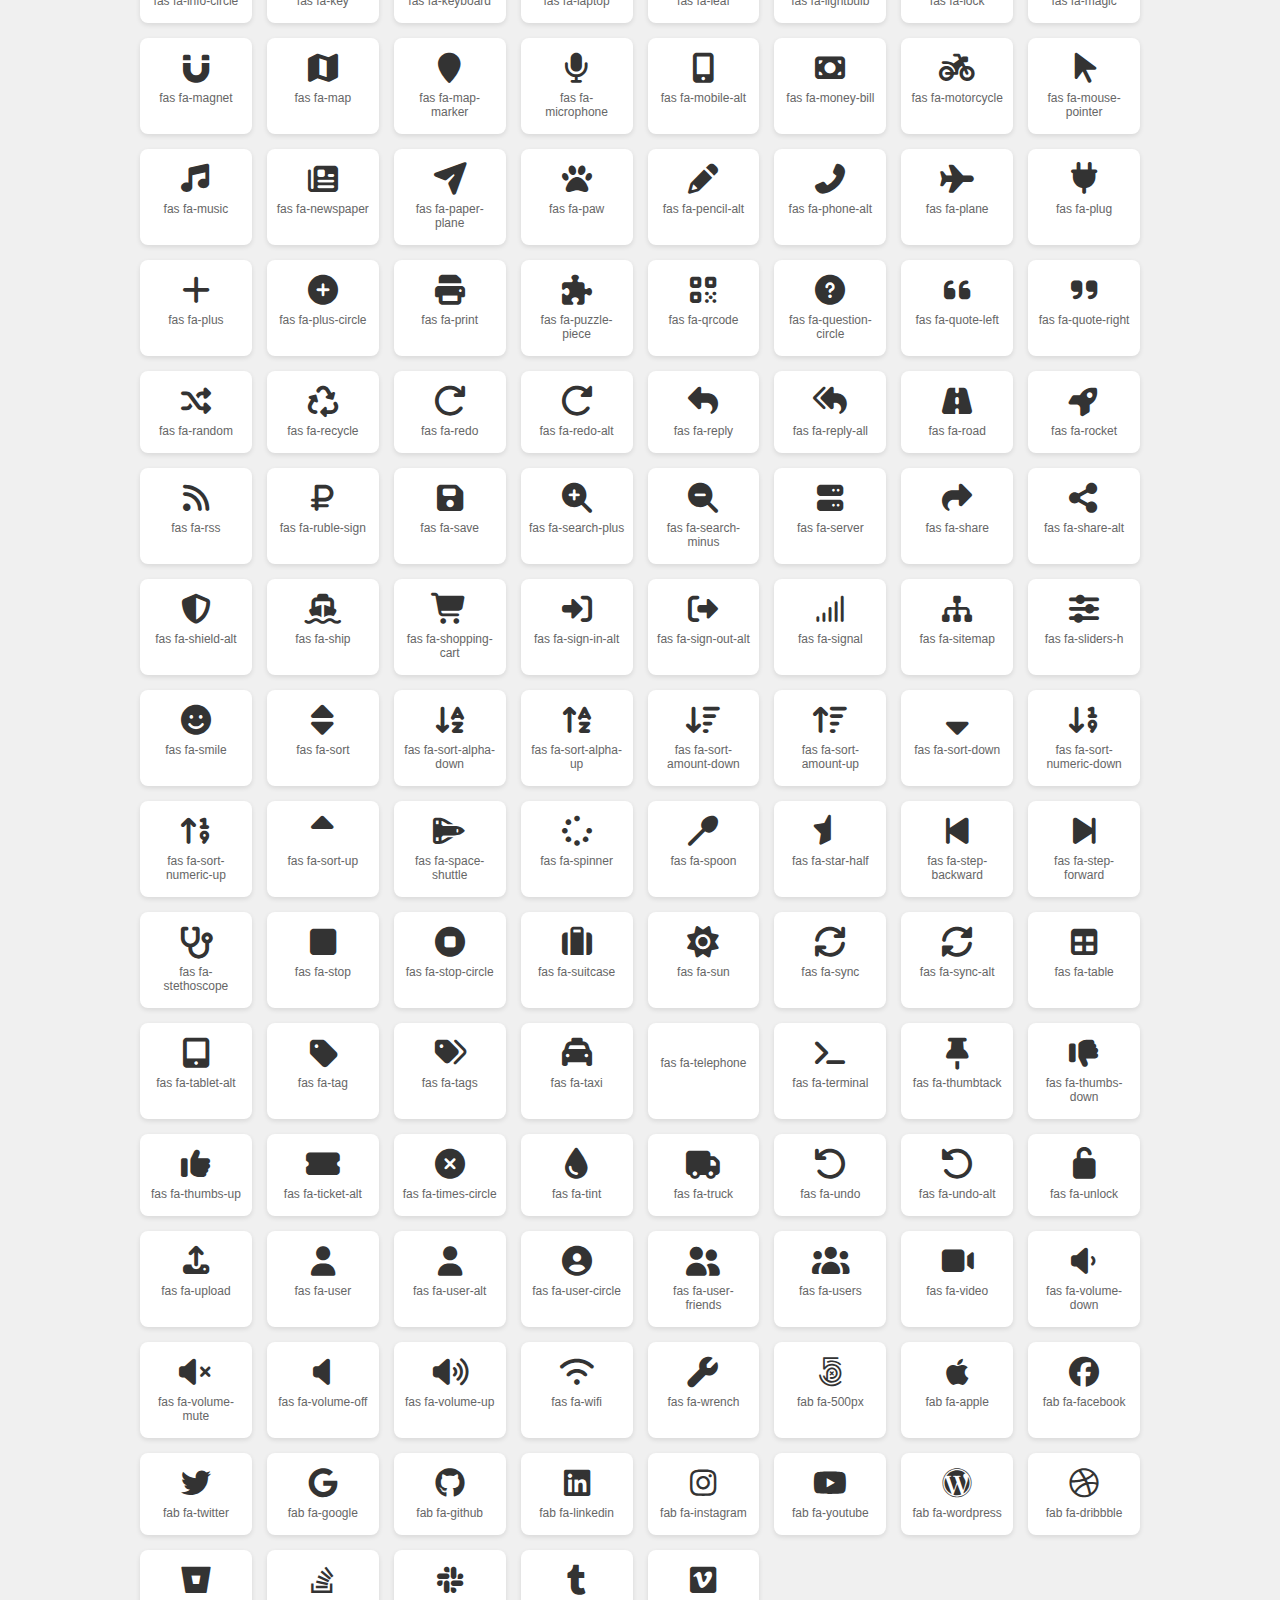
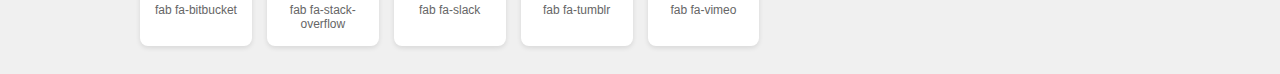
<file: font-awesome/index.html>
<!DOCTYPE html>
<html lang="en">
<head>
<meta charset="UTF-8" />
<meta name="viewport" content="width=device-width, initial-scale=1" />
<title>200 Popular Font Awesome Icons (Offline)</title>
<link rel="stylesheet" href="css/all.min.css" />
<style>
  body {
    font-family: Arial, sans-serif;
    padding: 20px;
    background: #f0f0f0;
  }
  h1 {
    text-align: center;
    margin-bottom: 10px;
  }
  h2{
    text-align: center;
  }
  .icon-grid {
    display: grid;
    grid-template-columns: repeat(auto-fill, minmax(110px, 1fr));
    gap: 15px;
    max-width: 1000px;
    margin: 0 auto;
  }
  .icon-item {
    background: white;
    border-radius: 8px;
    padding: 15px 8px;
    text-align: center;
    box-shadow: 0 2px 5px rgba(0,0,0,0.1);
    cursor: default;
  }
  .icon-item i {
    font-size: 30px;
    color: #333;
    margin-bottom: 8px;
    user-select: none;
  }
  .icon-class {
    font-size: 12px;
    color: #666;
    word-break: break-word;
  }
</style>
</head>
<body>
  <h1>200 Popular Font Awesome Icons (Offline)</h1>
  <h2>you can go to font awesome site for show more icons</h2>
  <div class="icon-grid">
    <!-- Icon items start -->
    <div class="icon-item"><i class="fas fa-home"></i><div class="icon-class">fas fa-home</div></div>
    <div class="icon-item"><i class="fas fa-user"></i><div class="icon-class">fas fa-user</div></div>
    <div class="icon-item"><i class="fas fa-envelope"></i><div class="icon-class">fas fa-envelope</div></div>
    <div class="icon-item"><i class="fas fa-search"></i><div class="icon-class">fas fa-search</div></div>
    <div class="icon-item"><i class="fas fa-heart"></i><div class="icon-class">fas fa-heart</div></div>
    <div class="icon-item"><i class="fas fa-star"></i><div class="icon-class">fas fa-star</div></div>
    <div class="icon-item"><i class="fas fa-camera"></i><div class="icon-class">fas fa-camera</div></div>
    <div class="icon-item"><i class="fas fa-cog"></i><div class="icon-class">fas fa-cog</div></div>
    <div class="icon-item"><i class="fas fa-trash"></i><div class="icon-class">fas fa-trash</div></div>
    <div class="icon-item"><i class="fas fa-check"></i><div class="icon-class">fas fa-check</div></div>
    <div class="icon-item"><i class="fas fa-times"></i><div class="icon-class">fas fa-times</div></div>
    <div class="icon-item"><i class="fas fa-bars"></i><div class="icon-class">fas fa-bars</div></div>
    <div class="icon-item"><i class="fas fa-lock"></i><div class="icon-class">fas fa-lock</div></div>
    <div class="icon-item"><i class="fas fa-phone"></i><div class="icon-class">fas fa-phone</div></div>
    <div class="icon-item"><i class="fas fa-globe"></i><div class="icon-class">fas fa-globe</div></div>
    <!-- more icons here ... -->
    <div class="icon-item"><i class="fas fa-file"></i><div class="icon-class">fas fa-file</div></div>
    <div class="icon-item"><i class="fas fa-folder"></i><div class="icon-class">fas fa-folder</div></div>
    <div class="icon-item"><i class="fas fa-calendar"></i><div class="icon-class">fas fa-calendar</div></div>
    <div class="icon-item"><i class="fas fa-cloud"></i><div class="icon-class">fas fa-cloud</div></div>
    <div class="icon-item"><i class="fas fa-download"></i><div class="icon-class">fas fa-download</div></div>
    <div class="icon-item"><i class="fas fa-upload"></i><div class="icon-class">fas fa-upload</div></div>
    <div class="icon-item"><i class="fas fa-comments"></i><div class="icon-class">fas fa-comments</div></div>
    <div class="icon-item"><i class="fas fa-comment"></i><div class="icon-class">fas fa-comment</div></div>
    <div class="icon-item"><i class="fas fa-users"></i><div class="icon-class">fas fa-users</div></div>
    <div class="icon-item"><i class="fas fa-user-plus"></i><div class="icon-class">fas fa-user-plus</div></div>
    <div class="icon-item"><i class="fas fa-user-circle"></i><div class="icon-class">fas fa-user-circle</div></div>
    <div class="icon-item"><i class="fas fa-thumbs-up"></i><div class="icon-class">fas fa-thumbs-up</div></div>
    <div class="icon-item"><i class="fas fa-thumbs-down"></i><div class="icon-class">fas fa-thumbs-down</div></div>
    <div class="icon-item"><i class="fas fa-map-marker-alt"></i><div class="icon-class">fas fa-map-marker-alt</div></div>
    <div class="icon-item"><i class="fas fa-bell"></i><div class="icon-class">fas fa-bell</div></div>
    <div class="icon-item"><i class="fas fa-bolt"></i><div class="icon-class">fas fa-bolt</div></div>
    <div class="icon-item"><i class="fas fa-book"></i><div class="icon-class">fas fa-book</div></div>
    <div class="icon-item"><i class="fas fa-bookmark"></i><div class="icon-class">fas fa-bookmark</div></div>
    <div class="icon-item"><i class="fas fa-briefcase"></i><div class="icon-class">fas fa-briefcase</div></div>
    <div class="icon-item"><i class="fas fa-building"></i><div class="icon-class">fas fa-building</div></div>
    <div class="icon-item"><i class="fas fa-bug"></i><div class="icon-class">fas fa-bug</div></div>
    <div class="icon-item"><i class="fas fa-bus"></i><div class="icon-class">fas fa-bus</div></div>
    <div class="icon-item"><i class="fas fa-calculator"></i><div class="icon-class">fas fa-calculator</div></div>
    <div class="icon-item"><i class="fas fa-camera-retro"></i><div class="icon-class">fas fa-camera-retro</div></div>
    <div class="icon-item"><i class="fas fa-car"></i><div class="icon-class">fas fa-car</div></div>
    <div class="icon-item"><i class="fas fa-chart-bar"></i><div class="icon-class">fas fa-chart-bar</div></div>
    <div class="icon-item"><i class="fas fa-check-circle"></i><div class="icon-class">fas fa-check-circle</div></div>
    <div class="icon-item"><i class="fas fa-check-square"></i><div class="icon-class">fas fa-check-square</div></div>
    <div class="icon-item"><i class="fas fa-clipboard"></i><div class="icon-class">fas fa-clipboard</div></div>
    <div class="icon-item"><i class="fas fa-cloud-download-alt"></i><div class="icon-class">fas fa-cloud-download-alt</div></div>
    <div class="icon-item"><i class="fas fa-cloud-upload-alt"></i><div class="icon-class">fas fa-cloud-upload-alt</div></div>
    <div class="icon-item"><i class="fas fa-code"></i><div class="icon-class">fas fa-code</div></div>
    <div class="icon-item"><i class="fas fa-coffee"></i><div class="icon-class">fas fa-coffee</div></div>
    <div class="icon-item"><i class="fas fa-cogs"></i><div class="icon-class">fas fa-cogs</div></div>
    <div class="icon-item"><i class="fas fa-comment-alt"></i><div class="icon-class">fas fa-comment-alt</div></div>
    <div class="icon-item"><i class="fas fa-compass"></i><div class="icon-class">fas fa-compass</div></div>
    <div class="icon-item"><i class="fas fa-copy"></i><div class="icon-class">fas fa-copy</div></div>
    <div class="icon-item"><i class="fas fa-credit-card"></i><div class="icon-class">fas fa-credit-card</div></div>
    <div class="icon-item"><i class="fas fa-database"></i><div class="icon-class">fas fa-database</div></div>
    <div class="icon-item"><i class="fas fa-desktop"></i><div class="icon-class">fas fa-desktop</div></div>
    <div class="icon-item"><i class="fas fa-download"></i><div class="icon-class">fas fa-download</div></div>
    <div class="icon-item"><i class="fas fa-edit"></i><div class="icon-class">fas fa-edit</div></div>
    <div class="icon-item"><i class="fas fa-envelope-open"></i><div class="icon-class">fas fa-envelope-open</div></div>
    <div class="icon-item"><i class="fas fa-exclamation-circle"></i><div class="icon-class">fas fa-exclamation-circle</div></div>
    <div class="icon-item"><i class="fas fa-external-link-alt"></i><div class="icon-class">fas fa-external-link-alt</div></div>
    <div class="icon-item"><i class="fas fa-eye"></i><div class="icon-class">fas fa-eye</div></div>
    <div class="icon-item"><i class="fas fa-eye-slash"></i><div class="icon-class">fas fa-eye-slash</div></div>
    <div class="icon-item"><i class="fas fa-file-alt"></i><div class="icon-class">fas fa-file-alt</div></div>
    <div class="icon-item"><i class="fas fa-file-archive"></i><div class="icon-class">fas fa-file-archive</div></div>
    <div class="icon-item"><i class="fas fa-file-audio"></i><div class="icon-class">fas fa-file-audio</div></div>
    <div class="icon-item"><i class="fas fa-file-code"></i><div class="icon-class">fas fa-file-code</div></div>
    <div class="icon-item"><i class="fas fa-file-excel"></i><div class="icon-class">fas fa-file-excel</div></div>
    <div class="icon-item"><i class="fas fa-file-image"></i><div class="icon-class">fas fa-file-image</div></div>
    <div class="icon-item"><i class="fas fa-file-pdf"></i><div class="icon-class">fas fa-file-pdf</div></div>
    <div class="icon-item"><i class="fas fa-file-powerpoint"></i><div class="icon-class">fas fa-file-powerpoint</div></div>
    <div class="icon-item"><i class="fas fa-file-video"></i><div class="icon-class">fas fa-file-video</div></div>
    <div class="icon-item"><i class="fas fa-file-word"></i><div class="icon-class">fas fa-file-word</div></div>
    <div class="icon-item"><i class="fas fa-film"></i><div class="icon-class">fas fa-film</div></div>
    <div class="icon-item"><i class="fas fa-filter"></i><div class="icon-class">fas fa-filter</div></div>
    <div class="icon-item"><i class="fas fa-fire"></i><div class="icon-class">fas fa-fire</div></div>
    <div class="icon-item"><i class="fas fa-flag"></i><div class="icon-class">fas fa-flag</div></div>
    <div class="icon-item"><i class="fas fa-folder-open"></i><div class="icon-class">fas fa-folder-open</div></div>
    <div class="icon-item"><i class="fas fa-font"></i><div class="icon-class">fas fa-font</div></div>
    <div class="icon-item"><i class="fas fa-forward"></i><div class="icon-class">fas fa-forward</div></div>
    <div class="icon-item"><i class="fas fa-frown"></i><div class="icon-class">fas fa-frown</div></div>
    <div class="icon-item"><i class="fas fa-gamepad"></i><div class="icon-class">fas fa-gamepad</div></div>
    <div class="icon-item"><i class="fas fa-gavel"></i><div class="icon-class">fas fa-gavel</div></div>
    <div class="icon-item"><i class="fas fa-gift"></i><div class="icon-class">fas fa-gift</div></div>
    <div class="icon-item"><i class="fas fa-glass-martini"></i><div class="icon-class">fas fa-glass-martini</div></div>
    <div class="icon-item"><i class="fas fa-globe-americas"></i><div class="icon-class">fas fa-globe-americas</div></div>
    <div class="icon-item"><i class="fas fa-globe-asia"></i><div class="icon-class">fas fa-globe-asia</div></div>
    <div class="icon-item"><i class="fas fa-globe-europe"></i><div class="icon-class">fas fa-globe-europe</div></div>
    <div class="icon-item"><i class="fas fa-hand-paper"></i><div class="icon-class">fas fa-hand-paper</div></div>
    <div class="icon-item"><i class="fas fa-hand-rock"></i><div class="icon-class">fas fa-hand-rock</div></div>
    <div class="icon-item"><i class="fas fa-hand-scissors"></i><div class="icon-class">fas fa-hand-scissors</div></div>
    <div class="icon-item"><i class="fas fa-hand-spock"></i><div class="icon-class">fas fa-hand-spock</div></div>
    <div class="icon-item"><i class="fas fa-hands-helping"></i><div class="icon-class">fas fa-hands-helping</div></div>
    <div class="icon-item"><i class="fas fa-hashtag"></i><div class="icon-class">fas fa-hashtag</div></div>
    <div class="icon-item"><i class="fas fa-headphones"></i><div class="icon-class">fas fa-headphones</div></div>
    <div class="icon-item"><i class="fas fa-heartbeat"></i><div class="icon-class">fas fa-heartbeat</div></div>
    <div class="icon-item"><i class="fas fa-history"></i><div class="icon-class">fas fa-history</div></div>
    <div class="icon-item"><i class="fas fa-home"></i><div class="icon-class">fas fa-home</div></div>
    <div class="icon-item"><i class="fas fa-hospital"></i><div class="icon-class">fas fa-hospital</div></div>
    <div class="icon-item"><i class="fas fa-hourglass"></i><div class="icon-class">fas fa-hourglass</div></div>
    <div class="icon-item"><i class="fas fa-id-badge"></i><div class="icon-class">fas fa-id-badge</div></div>
    <div class="icon-item"><i class="fas fa-id-card"></i><div class="icon-class">fas fa-id-card</div></div>
    <div class="icon-item"><i class="fas fa-image"></i><div class="icon-class">fas fa-image</div></div>
    <div class="icon-item"><i class="fas fa-inbox"></i><div class="icon-class">fas fa-inbox</div></div>
    <div class="icon-item"><i class="fas fa-industry"></i><div class="icon-class">fas fa-industry</div></div>
    <div class="icon-item"><i class="fas fa-info-circle"></i><div class="icon-class">fas fa-info-circle</div></div>
    <div class="icon-item"><i class="fas fa-key"></i><div class="icon-class">fas fa-key</div></div>
    <div class="icon-item"><i class="fas fa-keyboard"></i><div class="icon-class">fas fa-keyboard</div></div>
    <div class="icon-item"><i class="fas fa-laptop"></i><div class="icon-class">fas fa-laptop</div></div>
    <div class="icon-item"><i class="fas fa-leaf"></i><div class="icon-class">fas fa-leaf</div></div>
    <div class="icon-item"><i class="fas fa-lightbulb"></i><div class="icon-class">fas fa-lightbulb</div></div>
    <div class="icon-item"><i class="fas fa-lock"></i><div class="icon-class">fas fa-lock</div></div>
    <div class="icon-item"><i class="fas fa-magic"></i><div class="icon-class">fas fa-magic</div></div>
    <div class="icon-item"><i class="fas fa-magnet"></i><div class="icon-class">fas fa-magnet</div></div>
    <div class="icon-item"><i class="fas fa-map"></i><div class="icon-class">fas fa-map</div></div>
    <div class="icon-item"><i class="fas fa-map-marker"></i><div class="icon-class">fas fa-map-marker</div></div>
    <div class="icon-item"><i class="fas fa-microphone"></i><div class="icon-class">fas fa-microphone</div></div>
    <div class="icon-item"><i class="fas fa-mobile-alt"></i><div class="icon-class">fas fa-mobile-alt</div></div>
    <div class="icon-item"><i class="fas fa-money-bill"></i><div class="icon-class">fas fa-money-bill</div></div>
    <div class="icon-item"><i class="fas fa-motorcycle"></i><div class="icon-class">fas fa-motorcycle</div></div>
    <div class="icon-item"><i class="fas fa-mouse-pointer"></i><div class="icon-class">fas fa-mouse-pointer</div></div>
    <div class="icon-item"><i class="fas fa-music"></i><div class="icon-class">fas fa-music</div></div>
    <div class="icon-item"><i class="fas fa-newspaper"></i><div class="icon-class">fas fa-newspaper</div></div>
    <div class="icon-item"><i class="fas fa-paper-plane"></i><div class="icon-class">fas fa-paper-plane</div></div>
    <div class="icon-item"><i class="fas fa-paw"></i><div class="icon-class">fas fa-paw</div></div>
    <div class="icon-item"><i class="fas fa-pencil-alt"></i><div class="icon-class">fas fa-pencil-alt</div></div>
    <div class="icon-item"><i class="fas fa-phone-alt"></i><div class="icon-class">fas fa-phone-alt</div></div>
    <div class="icon-item"><i class="fas fa-plane"></i><div class="icon-class">fas fa-plane</div></div>
    <div class="icon-item"><i class="fas fa-plug"></i><div class="icon-class">fas fa-plug</div></div>
    <div class="icon-item"><i class="fas fa-plus"></i><div class="icon-class">fas fa-plus</div></div>
    <div class="icon-item"><i class="fas fa-plus-circle"></i><div class="icon-class">fas fa-plus-circle</div></div>
    <div class="icon-item"><i class="fas fa-print"></i><div class="icon-class">fas fa-print</div></div>
    <div class="icon-item"><i class="fas fa-puzzle-piece"></i><div class="icon-class">fas fa-puzzle-piece</div></div>
    <div class="icon-item"><i class="fas fa-qrcode"></i><div class="icon-class">fas fa-qrcode</div></div>
    <div class="icon-item"><i class="fas fa-question-circle"></i><div class="icon-class">fas fa-question-circle</div></div>
    <div class="icon-item"><i class="fas fa-quote-left"></i><div class="icon-class">fas fa-quote-left</div></div>
    <div class="icon-item"><i class="fas fa-quote-right"></i><div class="icon-class">fas fa-quote-right</div></div>
    <div class="icon-item"><i class="fas fa-random"></i><div class="icon-class">fas fa-random</div></div>
    <div class="icon-item"><i class="fas fa-recycle"></i><div class="icon-class">fas fa-recycle</div></div>
    <div class="icon-item"><i class="fas fa-redo"></i><div class="icon-class">fas fa-redo</div></div>
    <div class="icon-item"><i class="fas fa-redo-alt"></i><div class="icon-class">fas fa-redo-alt</div></div>
    <div class="icon-item"><i class="fas fa-reply"></i><div class="icon-class">fas fa-reply</div></div>
    <div class="icon-item"><i class="fas fa-reply-all"></i><div class="icon-class">fas fa-reply-all</div></div>
    <div class="icon-item"><i class="fas fa-road"></i><div class="icon-class">fas fa-road</div></div>
    <div class="icon-item"><i class="fas fa-rocket"></i><div class="icon-class">fas fa-rocket</div></div>
    <div class="icon-item"><i class="fas fa-rss"></i><div class="icon-class">fas fa-rss</div></div>
    <div class="icon-item"><i class="fas fa-ruble-sign"></i><div class="icon-class">fas fa-ruble-sign</div></div>
    <div class="icon-item"><i class="fas fa-save"></i><div class="icon-class">fas fa-save</div></div>
    <div class="icon-item"><i class="fas fa-search-plus"></i><div class="icon-class">fas fa-search-plus</div></div>
    <div class="icon-item"><i class="fas fa-search-minus"></i><div class="icon-class">fas fa-search-minus</div></div>
    <div class="icon-item"><i class="fas fa-server"></i><div class="icon-class">fas fa-server</div></div>
    <div class="icon-item"><i class="fas fa-share"></i><div class="icon-class">fas fa-share</div></div>
    <div class="icon-item"><i class="fas fa-share-alt"></i><div class="icon-class">fas fa-share-alt</div></div>
    <div class="icon-item"><i class="fas fa-shield-alt"></i><div class="icon-class">fas fa-shield-alt</div></div>
    <div class="icon-item"><i class="fas fa-ship"></i><div class="icon-class">fas fa-ship</div></div>
    <div class="icon-item"><i class="fas fa-shopping-cart"></i><div class="icon-class">fas fa-shopping-cart</div></div>
    <div class="icon-item"><i class="fas fa-sign-in-alt"></i><div class="icon-class">fas fa-sign-in-alt</div></div>
    <div class="icon-item"><i class="fas fa-sign-out-alt"></i><div class="icon-class">fas fa-sign-out-alt</div></div>
    <div class="icon-item"><i class="fas fa-signal"></i><div class="icon-class">fas fa-signal</div></div>
    <div class="icon-item"><i class="fas fa-sitemap"></i><div class="icon-class">fas fa-sitemap</div></div>
    <div class="icon-item"><i class="fas fa-sliders-h"></i><div class="icon-class">fas fa-sliders-h</div></div>
    <div class="icon-item"><i class="fas fa-smile"></i><div class="icon-class">fas fa-smile</div></div>
    <div class="icon-item"><i class="fas fa-sort"></i><div class="icon-class">fas fa-sort</div></div>
    <div class="icon-item"><i class="fas fa-sort-alpha-down"></i><div class="icon-class">fas fa-sort-alpha-down</div></div>
    <div class="icon-item"><i class="fas fa-sort-alpha-up"></i><div class="icon-class">fas fa-sort-alpha-up</div></div>
    <div class="icon-item"><i class="fas fa-sort-amount-down"></i><div class="icon-class">fas fa-sort-amount-down</div></div>
    <div class="icon-item"><i class="fas fa-sort-amount-up"></i><div class="icon-class">fas fa-sort-amount-up</div></div>
    <div class="icon-item"><i class="fas fa-sort-down"></i><div class="icon-class">fas fa-sort-down</div></div>
    <div class="icon-item"><i class="fas fa-sort-numeric-down"></i><div class="icon-class">fas fa-sort-numeric-down</div></div>
    <div class="icon-item"><i class="fas fa-sort-numeric-up"></i><div class="icon-class">fas fa-sort-numeric-up</div></div>
    <div class="icon-item"><i class="fas fa-sort-up"></i><div class="icon-class">fas fa-sort-up</div></div>
    <div class="icon-item"><i class="fas fa-space-shuttle"></i><div class="icon-class">fas fa-space-shuttle</div></div>
    <div class="icon-item"><i class="fas fa-spinner"></i><div class="icon-class">fas fa-spinner</div></div>
    <div class="icon-item"><i class="fas fa-spoon"></i><div class="icon-class">fas fa-spoon</div></div>
    <div class="icon-item"><i class="fas fa-star-half"></i><div class="icon-class">fas fa-star-half</div></div>
    <div class="icon-item"><i class="fas fa-step-backward"></i><div class="icon-class">fas fa-step-backward</div></div>
    <div class="icon-item"><i class="fas fa-step-forward"></i><div class="icon-class">fas fa-step-forward</div></div>
    <div class="icon-item"><i class="fas fa-stethoscope"></i><div class="icon-class">fas fa-stethoscope</div></div>
    <div class="icon-item"><i class="fas fa-stop"></i><div class="icon-class">fas fa-stop</div></div>
    <div class="icon-item"><i class="fas fa-stop-circle"></i><div class="icon-class">fas fa-stop-circle</div></div>
    <div class="icon-item"><i class="fas fa-suitcase"></i><div class="icon-class">fas fa-suitcase</div></div>
    <div class="icon-item"><i class="fas fa-sun"></i><div class="icon-class">fas fa-sun</div></div>
    <div class="icon-item"><i class="fas fa-sync"></i><div class="icon-class">fas fa-sync</div></div>
    <div class="icon-item"><i class="fas fa-sync-alt"></i><div class="icon-class">fas fa-sync-alt</div></div>
    <div class="icon-item"><i class="fas fa-table"></i><div class="icon-class">fas fa-table</div></div>
    <div class="icon-item"><i class="fas fa-tablet-alt"></i><div class="icon-class">fas fa-tablet-alt</div></div>
    <div class="icon-item"><i class="fas fa-tag"></i><div class="icon-class">fas fa-tag</div></div>
    <div class="icon-item"><i class="fas fa-tags"></i><div class="icon-class">fas fa-tags</div></div>
    <div class="icon-item"><i class="fas fa-taxi"></i><div class="icon-class">fas fa-taxi</div></div>
    <div class="icon-item"><i class="fas fa-telephone"></i><div class="icon-class">fas fa-telephone</div></div>
    <div class="icon-item"><i class="fas fa-terminal"></i><div class="icon-class">fas fa-terminal</div></div>
    <div class="icon-item"><i class="fas fa-thumbtack"></i><div class="icon-class">fas fa-thumbtack</div></div>
    <div class="icon-item"><i class="fas fa-thumbs-down"></i><div class="icon-class">fas fa-thumbs-down</div></div>
    <div class="icon-item"><i class="fas fa-thumbs-up"></i><div class="icon-class">fas fa-thumbs-up</div></div>
    <div class="icon-item"><i class="fas fa-ticket-alt"></i><div class="icon-class">fas fa-ticket-alt</div></div>
    <div class="icon-item"><i class="fas fa-times-circle"></i><div class="icon-class">fas fa-times-circle</div></div>
    <div class="icon-item"><i class="fas fa-tint"></i><div class="icon-class">fas fa-tint</div></div>
    <div class="icon-item"><i class="fas fa-truck"></i><div class="icon-class">fas fa-truck</div></div>
    <div class="icon-item"><i class="fas fa-undo"></i><div class="icon-class">fas fa-undo</div></div>
    <div class="icon-item"><i class="fas fa-undo-alt"></i><div class="icon-class">fas fa-undo-alt</div></div>
    <div class="icon-item"><i class="fas fa-unlock"></i><div class="icon-class">fas fa-unlock</div></div>
    <div class="icon-item"><i class="fas fa-upload"></i><div class="icon-class">fas fa-upload</div></div>
    <div class="icon-item"><i class="fas fa-user"></i><div class="icon-class">fas fa-user</div></div>
    <div class="icon-item"><i class="fas fa-user-alt"></i><div class="icon-class">fas fa-user-alt</div></div>
    <div class="icon-item"><i class="fas fa-user-circle"></i><div class="icon-class">fas fa-user-circle</div></div>
    <div class="icon-item"><i class="fas fa-user-friends"></i><div class="icon-class">fas fa-user-friends</div></div>
    <div class="icon-item"><i class="fas fa-users"></i><div class="icon-class">fas fa-users</div></div>
    <div class="icon-item"><i class="fas fa-video"></i><div class="icon-class">fas fa-video</div></div>
    <div class="icon-item"><i class="fas fa-volume-down"></i><div class="icon-class">fas fa-volume-down</div></div>
    <div class="icon-item"><i class="fas fa-volume-mute"></i><div class="icon-class">fas fa-volume-mute</div></div>
    <div class="icon-item"><i class="fas fa-volume-off"></i><div class="icon-class">fas fa-volume-off</div></div>
    <div class="icon-item"><i class="fas fa-volume-up"></i><div class="icon-class">fas fa-volume-up</div></div>
    <div class="icon-item"><i class="fas fa-wifi"></i><div class="icon-class">fas fa-wifi</div></div>
    <div class="icon-item"><i class="fas fa-wrench"></i><div class="icon-class">fas fa-wrench</div></div>
    <div class="icon-item"><i class="fab fa-500px"></i><div class="icon-class">fab fa-500px</div></div>
    <div class="icon-item"><i class="fab fa-apple"></i><div class="icon-class">fab fa-apple</div></div>
    <div class="icon-item"><i class="fab fa-facebook"></i><div class="icon-class">fab fa-facebook</div></div>
    <div class="icon-item"><i class="fab fa-twitter"></i><div class="icon-class">fab fa-twitter</div></div>
    <div class="icon-item"><i class="fab fa-google"></i><div class="icon-class">fab fa-google</div></div>
    <div class="icon-item"><i class="fab fa-github"></i><div class="icon-class">fab fa-github</div></div>
    <div class="icon-item"><i class="fab fa-linkedin"></i><div class="icon-class">fab fa-linkedin</div></div>
    <div class="icon-item"><i class="fab fa-instagram"></i><div class="icon-class">fab fa-instagram</div></div>
    <div class="icon-item"><i class="fab fa-youtube"></i><div class="icon-class">fab fa-youtube</div></div>
    <div class="icon-item"><i class="fab fa-wordpress"></i><div class="icon-class">fab fa-wordpress</div></div>
    <div class="icon-item"><i class="fab fa-dribbble"></i><div class="icon-class">fab fa-dribbble</div></div>
    <div class="icon-item"><i class="fab fa-bitbucket"></i><div class="icon-class">fab fa-bitbucket</div></div>
    <div class="icon-item"><i class="fab fa-stack-overflow"></i><div class="icon-class">fab fa-stack-overflow</div></div>
    <div class="icon-item"><i class="fab fa-slack"></i><div class="icon-class">fab fa-slack</div></div>
    <div class="icon-item"><i class="fab fa-tumblr"></i><div class="icon-class">fab fa-tumblr</div></div>
    <div class="icon-item"><i class="fab fa-vimeo"></i><div class="icon-class">fab fa-vimeo</div></div>
    <!-- Add more icons here to reach 200 -->
  </div>
</body>
</html>
</file>
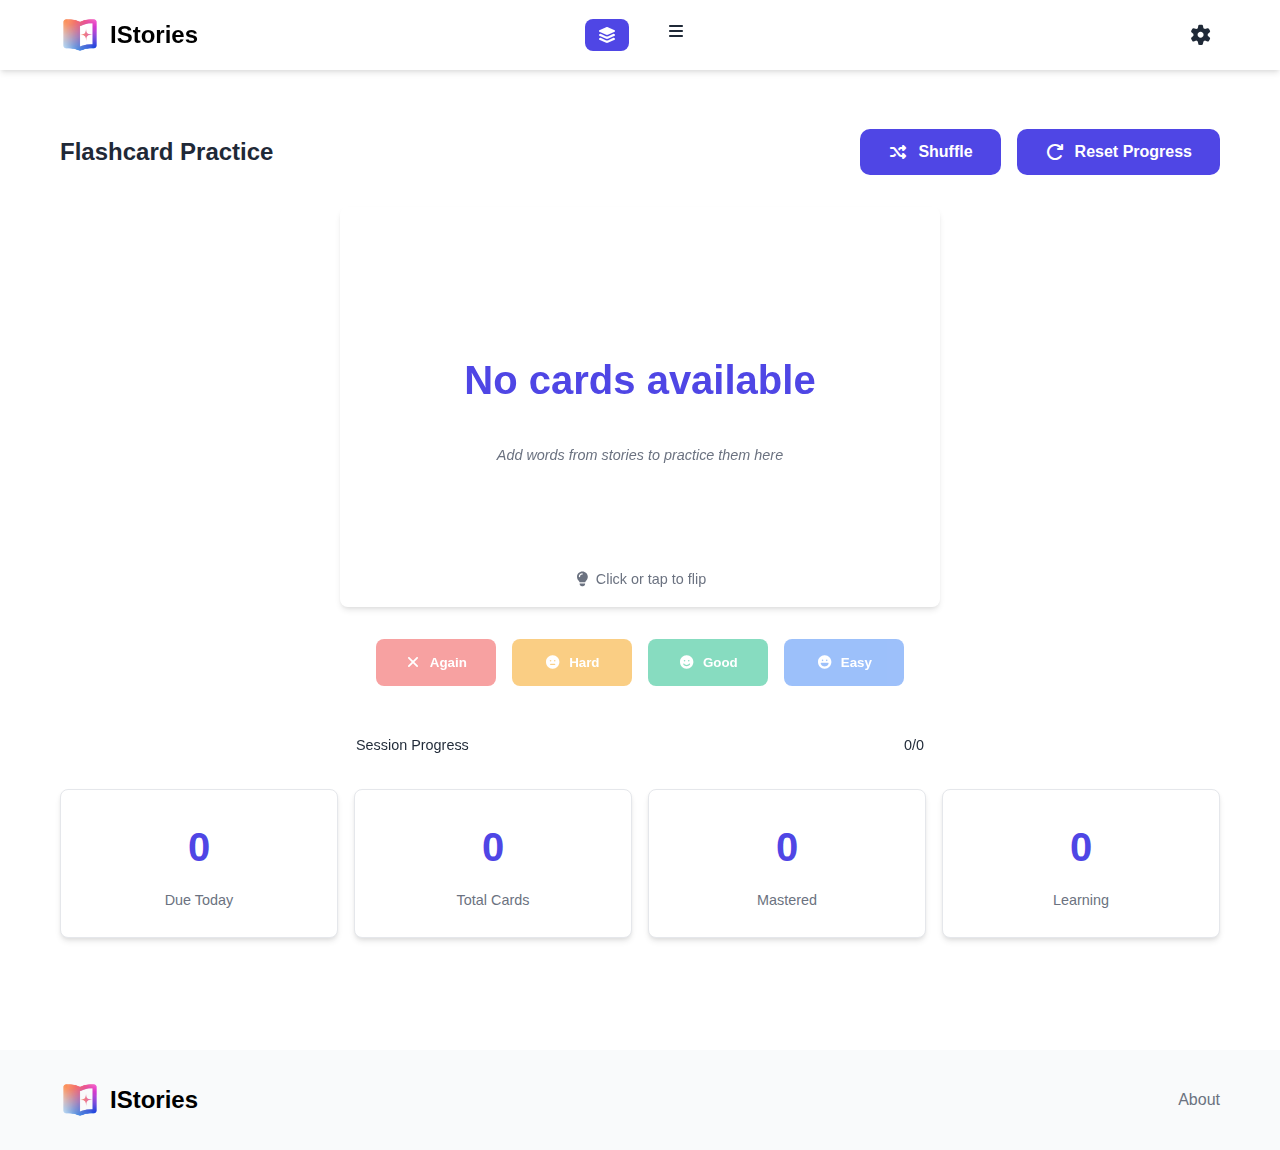
<file: tools/index.html>
<!DOCTYPE html>
<html lang="en">

<head>
    <meta charset="UTF-8">
    <meta name="viewport" content="width=device-width, initial-scale=1.0">
    <title>Istories - flashcards</title>
    <link rel="stylesheet" href="../../font-awesome/css/all.min.css">
    <link rel="stylesheet" href="style.css">

    <link rel="icon" type="image/png" href="../icon.png">
    <meta property="og:title" content="Istories">
    <meta property="og:description" content="Learn Languages Through Interactive Stories.">
    <meta property="og:image" content="https://ammar7-o.github.io/Istories-V/icon.png">
    <meta property="og:type" content="website">
    <meta property="og:url" content="https://ammar7-o.github.io/Istories-V/">

</head>

<body>
    <header id="top">
        <div class="container">
            <div class="header-content">
                <div class="left">
                    <a href="../index.html" class="logo">
                        <img src="../../icon.svg" alt="">
                        <span>IStories</span>
                    </a>
                    <nav>
                        <ul>
                            <li> <a href="#" class="nav-btn active" title="Vocabulary"><i
                                        class="fa-solid fa-layer-group" data-page="home"></i> </a>
                            </li>
                            <li><a href="#" title="more" id="toggle-nav"><i class="fas fa-bars"></i></a></li>
                            <div id="more" class="more">
                                <li><a href="../index.html" class="nav-btn"><i class="fa-solid fa-home"></i> Home</a>
                                </li>
                                <li><a href="All-tools/translate.html" class="nav-btn"><i class="fas fa-language"></i>
                                        Translate</a>
                                </li>
                                <li><a href="../quiz/index.html" class="nav-btn"><i class="fas fa-brain"></i>
                                        Quiz</a>
                                </li>
                                <li><a class="nav-btn" href="../../store/index.html"><i class="fas fa-store"></i>
                                        Store</a></li>
                            </div>



                        </ul>
                    </nav>
                </div>
                <div class="header-actions">
                    <!--search bar-->
                    <div class="space"></div>
                    <div class="settings-container">
                        <button class="settings-btn" id="settings-button">
                            <i class="fas fa-cog"></i>
                        </button>


                    </div>
                </div>
            </div>
    </header>
    <div class="settings-page" id="settings-page">
        <div class="settings-header">
            <h2><i class="fas fa-cog"></i> Settings</h2>
            <button class="close-settings" id="close-settings">
                <i class="fas fa-times"></i>
            </button>
        </div>

        <div class="settings-content">
            <!-- قسم المظهر -->
            <div class="settings-section">
                <h3><i class="fas fa-palette"></i> Appearance</h3>

                <div class="setting-item">
                    <div class="setting-info">
                        <span class="setting-label">Theme</span>
                        <span class="setting-desc">Light or Dark mode</span>
                    </div>
                    <!-- Theme toggle button -->
                    <button class="theme-toggle" id="themeToggle">
                        <i class="fas fa-moon"></i>
                    </button>
                </div>

                <!-- Color Selector -->
                <div class="setting-item">
                    <div class="setting-info">
                        <span class="setting-label">Accent Color</span>
                        <span class="setting-desc">Choose your primary color</span>
                    </div>
                    <div class="color-selector">
                        <div class="color-options">
                            <!-- Default Colors -->
                            <div class="color-option active" data-color="#4a6cf7" style="background-color: #4a6cf7;"
                                title="Blue">
                                <i class="fas fa-check"></i>
                            </div>
                            <div class="color-option" data-color="#7c4dff" style="background-color: #7c4dff;"
                                title="Purple">
                                <i class="fas fa-check"></i>
                            </div>
                            <div class="color-option" data-color="#009688" style="background-color: #009688;"
                                title="Teal">
                                <i class="fas fa-check"></i>
                            </div>

                            <!-- Custom Color Picker -->
                            <div class="color-option custom-color" title="Custom Color">
                                <i class="fas fa-palette"></i>
                                <input type="color" id="customColorPicker" class="custom-color-input">
                            </div>
                        </div>
                    </div>

                </div>
                <!-- Secondary Color Setting -->
                <div class="setting-item">
                    <div class="setting-info">
                        <span class="setting-label">Secondary Color</span>
                        <span class="setting-desc">Choose your Secondary color</span>
                    </div>
                    <div class="color-selector secondary-selector">
                        <div class="color-options">
                            <!-- Default Secondary Colors -->
                            <div class="secondary-color active" data-color="#10b981" style="background-color:  #10b981;"
                                title="teal">
                                <i class="fas fa-check"></i>
                            </div>
                            <div class="secondary-color" data-color="#ec4899" style="background-color: #ec4899;"
                                title="Pink">
                                <i class="fas fa-check"></i>
                            </div>
                            <div class="secondary-color" data-color="#b90000" style="background-color: #b90000;"
                                title="red">
                                <i class="fas fa-check"></i>
                            </div>
                            <div class="secondary-color" data-color="#8b5cf6" style="background-color: #8b5cf6;"
                                title="Violet">
                                <i class="fas fa-check"></i>
                            </div>
                            <div class="secondary-color" data-color="#f97316" style="background-color: #f97316;"
                                title="Orange">
                                <i class="fas fa-check"></i>
                            </div>

                            <!-- Custom Secondary Color Picker -->
                            <div class="color-option secondary-color custom-color" title="Custom Secondary Color">
                                <i class="fas fa-palette"></i>
                                <input type="color" id="customSecondaryColorPicker" class="custom-color-input">
                            </div>
                        </div>
                    </div>
                </div>
            </div>




            <!-- قسم التطبيق -->
            <div class="settings-section">
                <h3><i class="fas fa-info-circle"></i> About</h3>

                <div class="setting-item">
                    <div class="setting-info">
                        <span class="setting-label">Version</span>
                        <span class="setting-desc">Story Reader 2.1.0</span>
                    </div>
                </div>

                <div class="setting-item">
                    <div class="setting-info">
                        <span class="setting-label">Author</span>
                        <span class="setting-desc">Ammar chacal</span>
                    </div>
                </div>
                <div class="setting-item">
                    <div class="setting-info">
                        <span class="setting-label">Refresh App</span>
                        <span class="setting-desc">Reload all data</span>
                    </div>
                    <button class="action-btn" id="refresh-app">
                        <i class="fas fa-sync-alt"></i> Refresh
                    </button>
                </div>
            </div>
        </div>
    </div>

    <div id="settings-overlay" class="settings-overlay"></div>

    <main class="main-content">
        <div class="container">
            <!-- Home Page -->
            <div id="home" class="page active">



                <div class="flashcards-header">
                    <h2>Flashcard Practice</h2>
                    <div class="flashcard-controls">
                        <button id="shuffleCards" class="btn btn-primary">
                            <i class="fas fa-random"></i> Shuffle
                        </button>
                        <button id="resetProgress" class="btn btn-primary">
                            <i class="fas fa-redo"></i> Reset Progress
                        </button>
                    </div>
                </div>



                <div class="flashcard-container">
                    <div class="flashcard" id="flashcard">
                        <div class="flashcard-front">
                            <div class="flashcard-content">
                                <h3 id="flashcardWord">No cards available</h3>
                                <p class="flashcard-context">Add words from stories to practice them here</p>
                            </div>
                            <div class="flashcard-hint">
                                <i class="fas fa-lightbulb"></i> Click or tap to flip
                            </div>
                        </div>
                        <div class="flashcard-back">
                            <div class="flashcard-content">
                                <h3 id="flashcardTranslation">No translation</h3>
                                <div class="flashcard-details">
                                    <div class="flashcard-pos" id="flashcardPos"></div>
                                    <!-- <div class="flashcard-definition" id="flashcardDefinition"></div>
                                    <div class="flashcard-example" id="flashcardExample"></div> -->
                                    <div class="flashcard-story" id="flashcardStory"></div>
                                </div>
                            </div>
                        </div>
                    </div>

                    <div class="flashcard-actions">
                        <button id="cardAgain" class="card-btn card-again" disabled>
                            <i class="fas fa-times"></i> Again
                        </button>
                        <button id="cardHard" class="card-btn card-hard" disabled>
                            <i class="fas fa-meh"></i> Hard
                        </button>
                        <button id="cardGood" class="card-btn card-good" disabled>
                            <i class="fas fa-smile"></i> Good
                        </button>
                        <button id="cardEasy" class="card-btn card-easy" disabled>
                            <i class="fas fa-laugh"></i> Easy
                        </button>
                    </div>

                    <div class="progress-container">
                        <div class="progress-label">
                            <span>Session Progress</span>
                            <span id="progressText">0/0</span>
                        </div>
                        <div class="progress-bar">
                            <div class="progress-fill" id="progressFill" style="width: 0%"></div>
                        </div>
                    </div>
                </div>

                <div class="flashcard-stats">
                    <div class="stat-card">
                        <div class="stat-number" id="dueCards">0</div>
                        <div class="stat-label">Due Today</div>
                    </div>
                    <div class="stat-card">
                        <div class="stat-number" id="totalCards">0</div>
                        <div class="stat-label">Total Cards</div>
                    </div>
                    <div class="stat-card">
                        <div class="stat-number" id="masteredCards">0</div>
                        <div class="stat-label">Mastered</div>
                    </div>
                    <div class="stat-card">
                        <div class="stat-number" id="learningCards">0</div>
                        <div class="stat-label">Learning</div>
                    </div>
                </div>
            </div>
        </div>
    </main>


    <footer>
        <div class="container">
            <div class="footer-content">
                <div class="logo">
                    <img src="../../icon.svg" alt="">
                    <span>IStories</span>
                </div>
                <div class="footer-links">
                    <a target="_blank" href="https://ammar7-o.github.io/RAME/#">About</a>

                </div>
            </div>
        </div>
    </footer>



    <script src="main.js"></script>



</body>

</html>
</file>
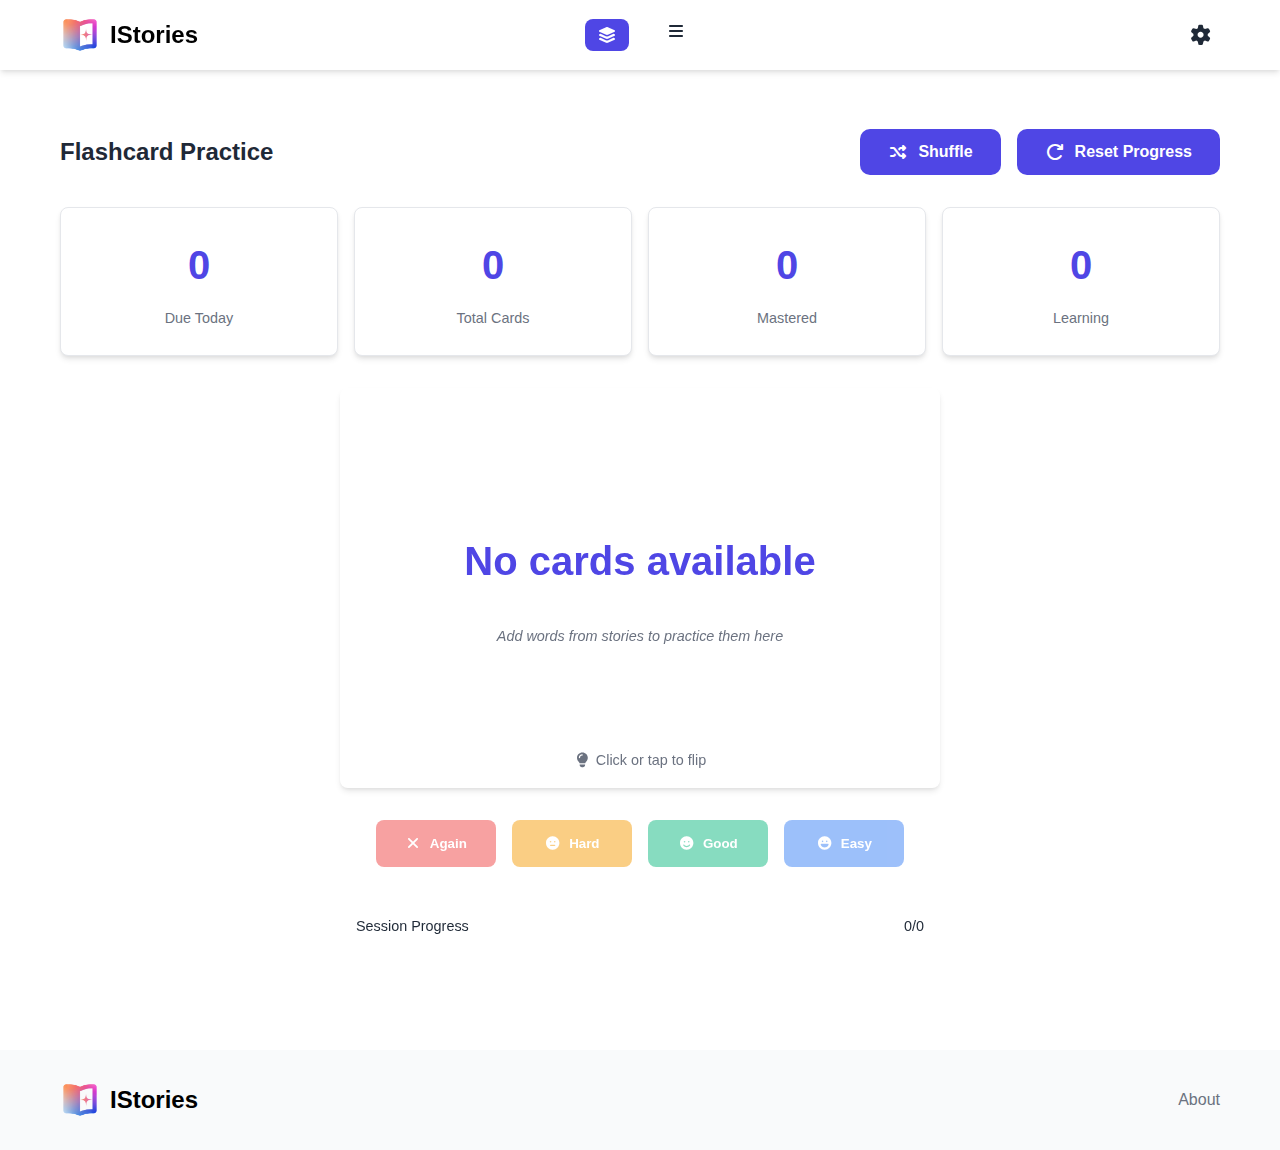
<file: English/flashcard/index.html>
<!DOCTYPE html>
<html lang="en">

<head>
    <meta charset="UTF-8">
    <meta name="viewport" content="width=device-width, initial-scale=1.0">
    <title>Istories - flashcards</title>
    <link rel="stylesheet" href="../../font-awesome/css/all.min.css">
    <link rel="stylesheet" href="style.css">

    <link rel="icon" type="image/png" href="../icon.png">
    <meta property="og:title" content="Istories">
    <meta property="og:description" content="Learn Languages Through Interactive Stories.">
    <meta property="og:image" content="https://ammar7-o.github.io/Istories-V/icon.png">
    <meta property="og:type" content="website">
    <meta property="og:url" content="https://ammar7-o.github.io/Istories-V/">

</head>

<body>
    <header id="top">
        <div class="container">
            <div class="header-content">
                <div class="left">
                    <a href="../index.html" class="logo">
                        <img src="../../icon.svg" alt="">
                        <span>IStories</span>
                    </a>
                    <nav>
                        <ul>
                            <li> <a href="#" class="nav-btn active" title="Vocabulary"><i
                                        class="fa-solid fa-layer-group" data-page="home"></i> </a>
                            </li>
                            <li><a href="#" title="more" id="toggle-nav"><i class="fas fa-bars"></i></a></li>
                            <div id="more" class="more">
                                <li><a href="../index.html" class="nav-btn"><i class="fa-solid fa-home"></i> Home</a>
                                </li>
                                <li><a href="../vocabulary/index.html" class="nav-btn"><i class="fas fa-language"></i>
                                        Vocabulary</a>
                                </li>
                                <li><a class="nav-btn" href="../../store/index.html"><i class="fas fa-store"></i>
                                        Store</a></li>


                            </div>



                        </ul>
                    </nav>
                </div>
                <div class="header-actions">
                    <!--search bar-->
                    <div class="space"></div>
                    <div class="settings-container">
                        <button class="settings-btn" id="settings-button">
                            <i class="fas fa-cog"></i>
                        </button>


                    </div>
                </div>
            </div>
    </header>
    <div class="settings-page" id="settings-page">
        <div class="settings-header">
            <h2><i class="fas fa-cog"></i> Settings</h2>
            <button class="close-settings" id="close-settings">
                <i class="fas fa-times"></i>
            </button>
        </div>

        <div class="settings-content">
            <!-- قسم المظهر -->
            <div class="settings-section">
                <h3><i class="fas fa-palette"></i> Appearance</h3>

                <div class="setting-item">
                    <div class="setting-info">
                        <span class="setting-label">Theme</span>
                        <span class="setting-desc">Light or Dark mode</span>
                    </div>
                    <!-- Theme toggle button -->
                    <button class="theme-toggle" id="themeToggle">
                        <i class="fas fa-moon"></i>
                    </button>
                </div>

                <!-- Color Selector -->
                <div class="setting-item">
                    <div class="setting-info">
                        <span class="setting-label">Accent Color</span>
                        <span class="setting-desc">Choose your primary color</span>
                    </div>
                    <div class="color-selector">
                        <div class="color-options">
                            <!-- Default Colors -->
                            <div class="color-option active" data-color="#4a6cf7" style="background-color: #4a6cf7;"
                                title="Blue">
                                <i class="fas fa-check"></i>
                            </div>
                            <div class="color-option" data-color="#7c4dff" style="background-color: #7c4dff;"
                                title="Purple">
                                <i class="fas fa-check"></i>
                            </div>
                            <div class="color-option" data-color="#008638" style="background-color: #008638;"
                                title="Green">
                                <i class="fas fa-check"></i>
                            </div>
                            <div class="color-option" data-color="#2f9600c5" style="background-color: #2f9600c5;"
                                title="Orange">
                                <i class="fas fa-check"></i>
                            </div>

                            <div class="color-option" data-color="#009688" style="background-color: #009688;"
                                title="Teal">
                                <i class="fas fa-check"></i>
                            </div>

                            <!-- Custom Color Picker -->
                            <div class="color-option custom-color" title="Custom Color">
                                <i class="fas fa-palette"></i>
                                <input type="color" id="customColorPicker" class="custom-color-input">
                            </div>
                        </div>
                    </div>

                </div>
                <!-- Secondary Color Setting -->
                <div class="setting-item">
                    <div class="setting-info">
                        <span class="setting-label">Secondary Color</span>
                        <span class="setting-desc">Choose your Secondary color</span>
                    </div>
                    <div class="color-selector secondary-selector">
                        <div class="color-options">
                            <!-- Default Secondary Colors -->
                            <div class="secondary-color active" data-color="#10b981" style="background-color:  #10b981;"
                                title="teal">
                                <i class="fas fa-check"></i>
                            </div>
                            <div class="secondary-color" data-color="#ec4899" style="background-color: #ec4899;"
                                title="Pink">
                                <i class="fas fa-check"></i>
                            </div>
                            <div class="secondary-color" data-color="#b90000" style="background-color: #b90000;"
                                title="red">
                                <i class="fas fa-check"></i>
                            </div>
                            <div class="secondary-color" data-color="#8b5cf6" style="background-color: #8b5cf6;"
                                title="Violet">
                                <i class="fas fa-check"></i>
                            </div>
                            <div class="secondary-color" data-color="#f97316" style="background-color: #f97316;"
                                title="Orange">
                                <i class="fas fa-check"></i>
                            </div>

                            <!-- Custom Secondary Color Picker -->
                            <div class="color-option secondary-color custom-color" title="Custom Secondary Color">
                                <i class="fas fa-palette"></i>
                                <input type="color" id="customSecondaryColorPicker" class="custom-color-input">
                            </div>
                        </div>
                    </div>
                </div>
            </div>




            <!-- قسم التطبيق -->
            <div class="settings-section">
                <h3><i class="fas fa-info-circle"></i> About</h3>

                <div class="setting-item">
                    <div class="setting-info">
                        <span class="setting-label">Version</span>
                        <span class="setting-desc">Story Reader 2.1.0</span>
                    </div>
                </div>

                <div class="setting-item">
                    <div class="setting-info">
                        <span class="setting-label">Author</span>
                        <span class="setting-desc">Ammar chacal</span>
                    </div>
                </div>
                <div class="setting-item">
                    <div class="setting-info">
                        <span class="setting-label">Refresh App</span>
                        <span class="setting-desc">Reload all data</span>
                    </div>
                    <button class="action-btn" id="refresh-app">
                        <i class="fas fa-sync-alt"></i> Refresh
                    </button>
                </div>
            </div>
        </div>
    </div>

    <div id="settings-overlay" class="settings-overlay"></div>

    <main class="main-content">
        <div class="container">
            <!-- Home Page -->
            <div id="home" class="page active">



                <div class="flashcards-header">
                    <h2>Flashcard Practice</h2>
                    <div class="flashcard-controls">
                        <button id="shuffleCards" class="btn btn-primary">
                            <i class="fas fa-random"></i> Shuffle
                        </button>
                        <button id="resetProgress" class="btn btn-primary">
                            <i class="fas fa-redo"></i> Reset Progress
                        </button>
                    </div>
                </div>

                <div class="flashcard-stats">
                    <div class="stat-card">
                        <div class="stat-number" id="dueCards">0</div>
                        <div class="stat-label">Due Today</div>
                    </div>
                    <div class="stat-card">
                        <div class="stat-number" id="totalCards">0</div>
                        <div class="stat-label">Total Cards</div>
                    </div>
                    <div class="stat-card">
                        <div class="stat-number" id="masteredCards">0</div>
                        <div class="stat-label">Mastered</div>
                    </div>
                    <div class="stat-card">
                        <div class="stat-number" id="learningCards">0</div>
                        <div class="stat-label">Learning</div>
                    </div>
                </div>

                <div class="flashcard-container">
                    <div class="flashcard" id="flashcard">
                        <div class="flashcard-front">
                            <div class="flashcard-content">
                                <h3 id="flashcardWord">No cards available</h3>
                                <p class="flashcard-context">Add words from stories to practice them here</p>
                            </div>
                            <div class="flashcard-hint">
                                <i class="fas fa-lightbulb"></i> Click or tap to flip
                            </div>
                        </div>
                        <div class="flashcard-back">
                            <div class="flashcard-content">
                                <h3 id="flashcardTranslation">No translation</h3>
                                <div class="flashcard-details">
                                    <div class="flashcard-pos" id="flashcardPos"></div>
                                    <!-- <div class="flashcard-definition" id="flashcardDefinition"></div>
                                    <div class="flashcard-example" id="flashcardExample"></div> -->
                                    <div class="flashcard-story" id="flashcardStory"></div>
                                </div>
                            </div>
                        </div>
                    </div>

                    <div class="flashcard-actions">
                        <button id="cardAgain" class="card-btn card-again" disabled>
                            <i class="fas fa-times"></i> Again
                        </button>
                        <button id="cardHard" class="card-btn card-hard" disabled>
                            <i class="fas fa-meh"></i> Hard
                        </button>
                        <button id="cardGood" class="card-btn card-good" disabled>
                            <i class="fas fa-smile"></i> Good
                        </button>
                        <button id="cardEasy" class="card-btn card-easy" disabled>
                            <i class="fas fa-laugh"></i> Easy
                        </button>
                    </div>

                    <div class="progress-container">
                        <div class="progress-label">
                            <span>Session Progress</span>
                            <span id="progressText">0/0</span>
                        </div>
                        <div class="progress-bar">
                            <div class="progress-fill" id="progressFill" style="width: 0%"></div>
                        </div>
                    </div>
                </div>


            </div>
        </div>
    </main>


    <footer>
        <div class="container">
            <div class="footer-content">
                <div class="logo">
                    <img src="../../icon.svg" alt="">
                    <span>IStories</span>
                </div>
                <div class="footer-links">
                    <a target="_blank" href="https://ammar7-o.github.io/RAME/#">About</a>

                </div>
            </div>
        </div>
    </footer>



    <script src="main.js"></script>



</body>

</html>
</file>
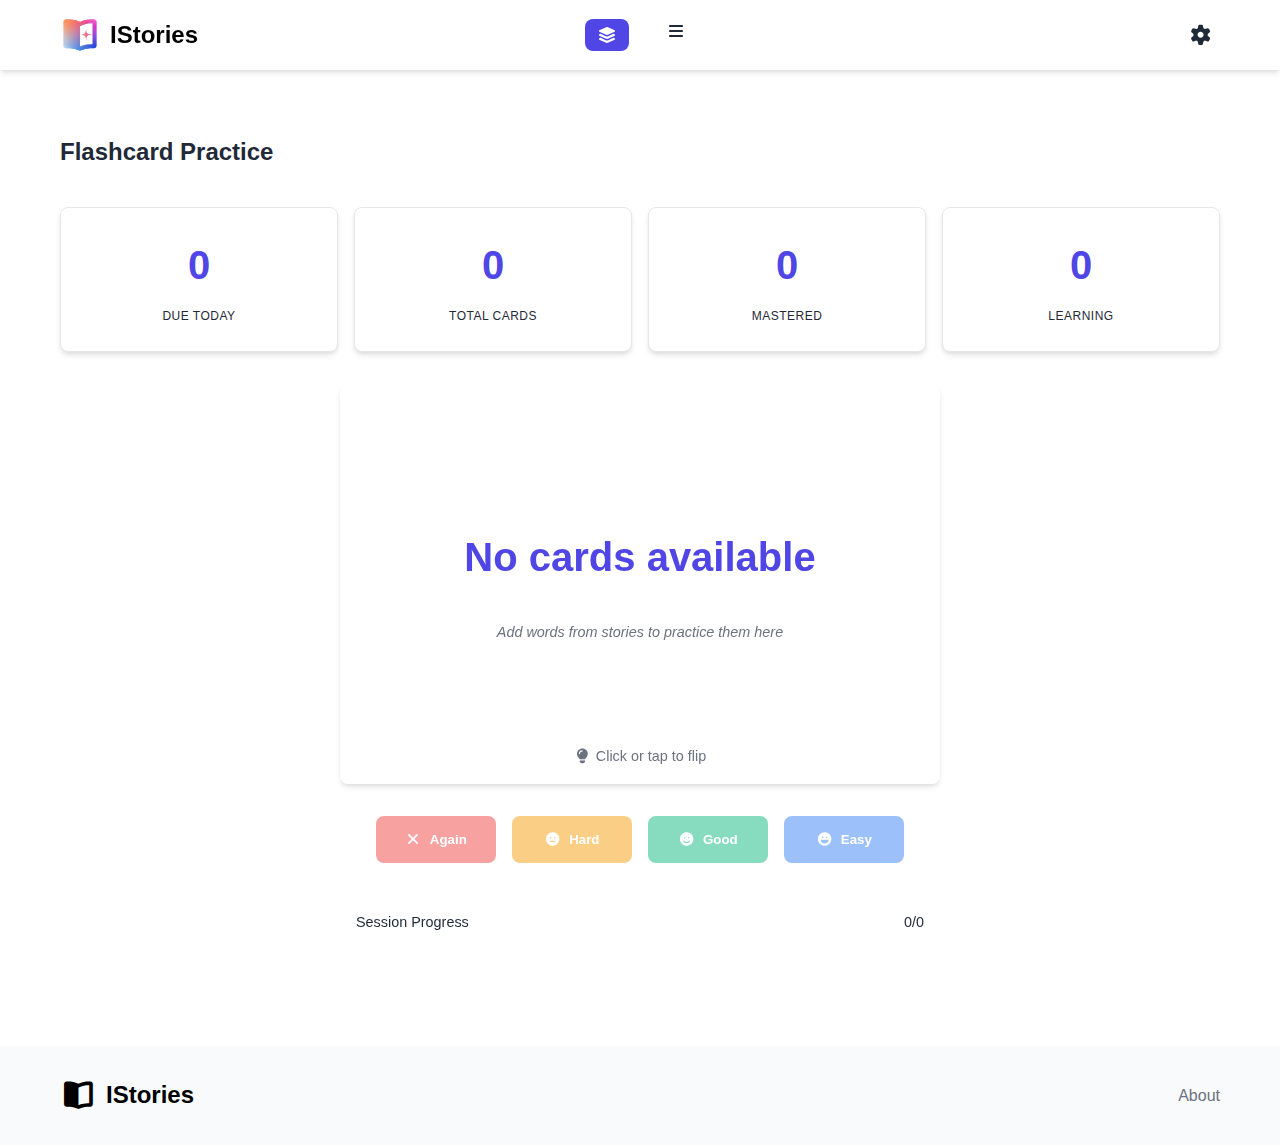
<file: English/practice/index.html>
<!DOCTYPE html>
<html lang="en">

<head>
    <meta charset="UTF-8">
    <meta name="viewport" content="width=device-width, initial-scale=1.0">
    <title>Istories - flashcards</title>
    <link rel="stylesheet" href="../../font-awesome/css/all.min.css">
    <link rel="stylesheet" href="style.css">

    <link rel="icon" type="image/png" href="../icon.png">
    <meta property="og:title" content="Istories">
    <meta property="og:description" content="Learn Languages Through Interactive Stories.">
    <meta property="og:image" content="https://ammar7-o.github.io/Istories-V/icon.png">
    <meta property="og:type" content="website">
    <meta property="og:url" content="https://ammar7-o.github.io/Istories-V/">

</head>

<body>
    <header id="top">
        <div class="container">
            <div class="header-content">
                <div class="left">
                    <a href="../index.html" class="logo">
                        <img src="../../icon.svg" alt="">
                        <span>IStories</span>
                    </a>
                    <nav>
                        <ul>
                            <li> <a href="#" class="nav-btn active" title="Vocabulary"><i
                                        class="fa-solid fa-layer-group" data-page="home"></i> </a>
                            </li>
                            <li><a href="#" title="more" id="toggle-nav"><i class="fas fa-bars"></i></a></li>
                            <div id="more" class="more">
                                <li><a href="../index.html" class="nav-btn"><i class="fa-solid fa-home"></i> Home</a>
                                </li>
                                <li><a href="../vocabulary/index.html" class="nav-btn"><i class="fas fa-language"></i>
                                        Vocabulary</a>
                                </li>
                                <li><a class="nav-btn" href="../../store/index.html"><i class="fas fa-store"></i>
                                        Store</a></li>


                            </div>



                        </ul>
                    </nav>
                </div>
                <div class="header-actions">
                    <!--search bar-->
                    <div class="space"></div>
                    <div class="settings-container">
                        <button class="settings-btn" id="settings-button">
                            <i class="fas fa-cog"></i>
                        </button>


                    </div>
                </div>
            </div>
    </header>
    <div class="settings-page" id="settings-page">
        <div class="settings-header">
            <h2><i class="fas fa-cog"></i> Settings</h2>
            <button class="close-settings" id="close-settings">
                <i class="fas fa-times"></i>
            </button>
        </div>

        <div class="settings-content">
            <!-- قسم المظهر -->
            <div class="settings-section">
                <h3><i class="fas fa-palette"></i> Appearance</h3>

                <div class="setting-item">
                    <div class="setting-info">
                        <span class="setting-label">Theme</span>
                        <span class="setting-desc">Light or Dark mode</span>
                    </div>
                    <!-- Theme toggle button -->
                    <button class="theme-toggle" id="themeToggle">
                        <i class="fas fa-moon"></i>
                    </button>
                </div>

                <!-- Color Selector -->
                <div class="setting-item">
                    <div class="setting-info">
                        <span class="setting-label">Accent Color</span>
                        <span class="setting-desc">Choose your primary color</span>
                    </div>
                    <div class="color-selector">
                        <div class="color-options">
                            <!-- Default Colors -->
                            <div class="color-option active" data-color="#4a6cf7" style="background-color: #4a6cf7;"
                                title="Blue">
                                <i class="fas fa-check"></i>
                            </div>
                            <div class="color-option" data-color="#7c4dff" style="background-color: #7c4dff;"
                                title="Purple">
                                <i class="fas fa-check"></i>
                            </div>
                            <div class="color-option" data-color="#008638" style="background-color: #008638;"
                                title="Green">
                                <i class="fas fa-check"></i>
                            </div>
                            <div class="color-option" data-color="#2f9600c5" style="background-color: #2f9600c5;"
                                title="Orange">
                                <i class="fas fa-check"></i>
                            </div>

                            <div class="color-option" data-color="#009688" style="background-color: #009688;"
                                title="Teal">
                                <i class="fas fa-check"></i>
                            </div>

                            <!-- Custom Color Picker -->
                            <div class="color-option custom-color" title="Custom Color">
                                <i class="fas fa-palette"></i>
                                <input type="color" id="customColorPicker" class="custom-color-input">
                            </div>
                        </div>
                    </div>

                </div>
                <!-- Secondary Color Setting -->
                <div class="setting-item">
                    <div class="setting-info">
                        <span class="setting-label">Secondary Color</span>
                        <span class="setting-desc">Choose your Secondary color</span>
                    </div>
                    <div class="color-selector secondary-selector">
                        <div class="color-options">
                            <!-- Default Secondary Colors -->
                            <div class="secondary-color active" data-color="#10b981" style="background-color:  #10b981;"
                                title="teal">
                                <i class="fas fa-check"></i>
                            </div>
                            <div class="secondary-color" data-color="#ec4899" style="background-color: #ec4899;"
                                title="Pink">
                                <i class="fas fa-check"></i>
                            </div>
                            <div class="secondary-color" data-color="#b90000" style="background-color: #b90000;"
                                title="red">
                                <i class="fas fa-check"></i>
                            </div>
                            <div class="secondary-color" data-color="#8b5cf6" style="background-color: #8b5cf6;"
                                title="Violet">
                                <i class="fas fa-check"></i>
                            </div>
                            <div class="secondary-color" data-color="#f97316" style="background-color: #f97316;"
                                title="Orange">
                                <i class="fas fa-check"></i>
                            </div>

                            <!-- Custom Secondary Color Picker -->
                            <div class="color-option secondary-color custom-color" title="Custom Secondary Color">
                                <i class="fas fa-palette"></i>
                                <input type="color" id="customSecondaryColorPicker" class="custom-color-input">
                            </div>
                        </div>
                    </div>
                </div>
            </div>




            <!-- قسم التطبيق -->
            <div class="settings-section">
                <h3><i class="fas fa-info-circle"></i> About</h3>

                <div class="setting-item">
                    <div class="setting-info">
                        <span class="setting-label">Version</span>
                        <span class="setting-desc">Story Reader 2.1.0</span>
                    </div>
                </div>

                <div class="setting-item">
                    <div class="setting-info">
                        <span class="setting-label">Author</span>
                        <span class="setting-desc">Ammar chacal</span>
                    </div>
                </div>
                <div class="setting-item">
                    <div class="setting-info">
                        <span class="setting-label">Refresh App</span>
                        <span class="setting-desc">Reload all data</span>
                    </div>
                    <button class="action-btn" id="refresh-app">
                        <i class="fas fa-sync-alt"></i> Refresh
                    </button>
                </div>
            </div>
        </div>
    </div>

    <div id="settings-overlay" class="settings-overlay"></div>

    <main class="main-content">
        <div class="container">
            <!-- Home Page -->
            <div id="home" class="page active">



                <div class="flashcards-header">
                    <h2>Flashcard Practice</h2>
                    <div class="flashcard-controls">
                        <button id="shuffleCards" class="btn btn-primary">
                            <i class="fas fa-random"></i> Shuffle
                        </button>
                        <button id="resetProgress" class="btn btn-primary">
                            <i class="fas fa-redo"></i> Reset Progress
                        </button>
                    </div>
                </div>

                <div class="flashcard-stats">
                    <div class="stat-card">
                        <div class="stat-number" id="dueCards">0</div>
                        <div class="stat-label">Due Today</div>
                    </div>
                    <div class="stat-card">
                        <div class="stat-number" id="totalCards">0</div>
                        <div class="stat-label">Total Cards</div>
                    </div>
                    <div class="stat-card">
                        <div class="stat-number" id="masteredCards">0</div>
                        <div class="stat-label">Mastered</div>
                    </div>
                    <div class="stat-card">
                        <div class="stat-number" id="learningCards">0</div>
                        <div class="stat-label">Learning</div>
                    </div>
                </div>

                <div class="flashcard-container">
                    <div class="flashcard" id="flashcard">
                        <div class="flashcard-front">
                            <div class="flashcard-content">
                                <h3 id="flashcardWord">No cards available</h3>
                                <p class="flashcard-context">Add words from stories to practice them here</p>
                            </div>
                            <div class="flashcard-hint">
                                <i class="fas fa-lightbulb"></i> Click or tap to flip
                            </div>
                        </div>
                        <div class="flashcard-back">
                            <div class="flashcard-content">
                                <h3 id="flashcardTranslation">No translation</h3>
                                <div class="flashcard-details">
                                    <div class="flashcard-pos" id="flashcardPos"></div>
                                    <!-- <div class="flashcard-definition" id="flashcardDefinition"></div>
                                    <div class="flashcard-example" id="flashcardExample"></div> -->
                                    <div class="flashcard-story" id="flashcardStory"></div>
                                </div>
                            </div>
                        </div>
                    </div>

                    <div class="flashcard-actions">
                        <button id="cardAgain" class="card-btn card-again" disabled>
                            <i class="fas fa-times"></i> Again
                        </button>
                        <button id="cardHard" class="card-btn card-hard" disabled>
                            <i class="fas fa-meh"></i> Hard
                        </button>
                        <button id="cardGood" class="card-btn card-good" disabled>
                            <i class="fas fa-smile"></i> Good
                        </button>
                        <button id="cardEasy" class="card-btn card-easy" disabled>
                            <i class="fas fa-laugh"></i> Easy
                        </button>
                    </div>

                    <div class="progress-container">
                        <div class="progress-label">
                            <span>Session Progress</span>
                            <span id="progressText">0/0</span>
                        </div>
                        <div class="progress-bar">
                            <div class="progress-fill" id="progressFill" style="width: 0%"></div>
                        </div>
                    </div>
                </div>


            </div>
        </div>
    </main>


    <footer>
        <div class="container">
            <div class="footer-content">
                <div class="logo">
                    <i class="fas fa-book-open"></i>
                    <span>IStories</span>
                </div>
                <div class="footer-links">
                    <a target="_blank" href="https://ammar7-o.github.io/RAME/#">About</a>

                </div>
            </div>
        </div>
    </footer>



    <script src="main.js"></script>



</body>

</html>
</file>
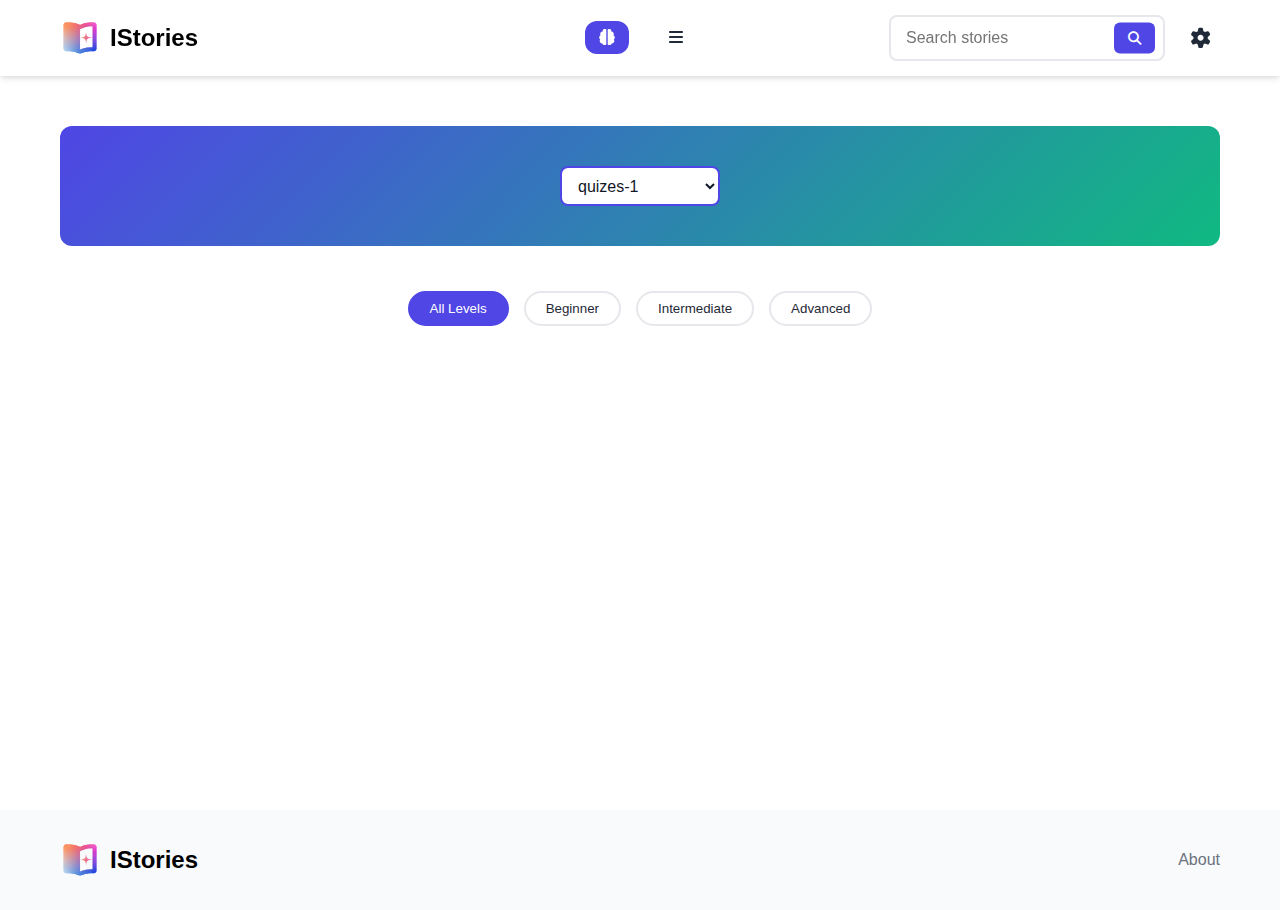
<file: English/quiz/index.html>
<!DOCTYPE html>
<html lang="en">

<head>
    <meta charset="UTF-8">
    <meta name="viewport" content="width=device-width, initial-scale=1.0">
    <title>Istories Download stories</title>
    <link rel="stylesheet" href="../../font-awesome/css/all.min.css">
    <link rel="stylesheet" href="style.css">

    <link rel="icon" type="image/png" href="../../icon.png?v=2">
    <meta property="og:title" content="Istories">
    <meta property="og:description" content="Learn Languages Through Interactive Stories.">
    <meta property="og:image" content="https://ammar7-o.github.io/Istories-V/icon.png">
    <meta property="og:type" content="website">
    <meta property="og:url" content="https://ammar7-o.github.io/Istories-V/">

</head>

<body>
    <header id="top">
        <div class="container">
            <div class="header-content">
                <div class="left">
                    <a href="../index.html" class="logo">
                        <img src="../../icon.svg" alt="">
                        <span>IStories</span>
                    </a>
                    <nav>
                        <ul>
                            <li><a href="#" class="nav-link active" data-page="home"><i class="fas fa-brain"></i></a>
                            </li>
                            <li id="toggle-nav"><a title="more" id="toggle-nav"><i class="fas fa-bars"></i></a>
                            </li>
                            <div id="more" class="more">
                                <li><a href="../index.html" class="nav-btn"><i class="fa-solid fa-home"></i>
                                        Home</a>
                                </li>
                                <li><a class="nav-btn" href="../vocabulary/index.html"><i
                                            class="fas fa-language"></i>
                                        Vocabulary</a></li>
                                <li><a href="..//flashcard/index.html" class="nav-btn"><i
                                            class="fa-solid fa-layer-group"></i> Flashcard</a>
                                </li>

                            </div>


                        </ul>
                    </nav>
                </div>
                <div class="header-actions">
                    <!--search bar-->
                    <form id="search-form" class="search-form" action="#">
                        <input class="search-input" placeholder="Search stories" type="text" id="storySearch">
                        <button id="search-btn" type="submit" aria-label="Search">
                            <i class="fas fa-search"></i>
                        </button>
                    </form>
                    <div class="settings-container">
                        <button class="settings-btn" id="settings-button">
                            <i class="fas fa-cog"></i>
                        </button>


                    </div>
                </div>
            </div>
    </header>

    <div class="settings-page" id="settings-page">
        <div class="settings-header">
            <h2><i class="fas fa-cog"></i> Settings</h2>
            <button class="close-settings" id="close-settings">
                <i class="fas fa-times"></i>
            </button>
        </div>

        <div class="settings-content">
            <!-- قسم المظهر -->
            <div class="settings-section">
                <h3><i class="fas fa-palette"></i> Appearance</h3>

                <div class="setting-item">
                    <div class="setting-info">
                        <span class="setting-label">Theme</span>
                        <span class="setting-desc">Light or Dark mode</span>
                    </div>
                    <!-- Theme toggle button -->
                    <button class="theme-toggle" id="themeToggle">
                        <i class="fas fa-moon"></i>
                    </button>
                </div>

                <!-- Color Selector -->
                <div class="setting-item">
                    <div class="setting-info">
                        <span class="setting-label">Accent Color</span>
                        <span class="setting-desc">Choose your primary color</span>
                    </div>
                    <div class="color-selector">
                        <div class="color-options">
                            <!-- Default Colors -->
                            <div class="color-option active" data-color="#4a6cf7" style="background-color: #4a6cf7;"
                                title="Blue">
                                <i class="fas fa-check"></i>
                            </div>
                            <div class="color-option" data-color="#7c4dff" style="background-color: #7c4dff;"
                                title="Purple">
                                <i class="fas fa-check"></i>
                            </div>
                            <div class="color-option" data-color="#008638" style="background-color: #008638;"
                                title="Green">
                                <i class="fas fa-check"></i>
                            </div>
                            <div class="color-option" data-color="#2f9600c5" style="background-color: #2f9600c5;"
                                title="Orange">
                                <i class="fas fa-check"></i>
                            </div>

                            <div class="color-option" data-color="#009688" style="background-color: #009688;"
                                title="Teal">
                                <i class="fas fa-check"></i>
                            </div>

                            <!-- Custom Color Picker -->
                            <div class="color-option custom-color" title="Custom Color">
                                <i class="fas fa-palette"></i>
                                <input type="color" id="customColorPicker" class="custom-color-input">
                            </div>
                        </div>
                    </div>
                </div>

                <!-- Secondary Color Setting -->
                <div class="setting-item">
                    <div class="setting-info">
                        <span class="setting-label">Secondary Color</span>
                        <span class="setting-desc">Choose your Secondary color</span>
                    </div>
                    <div class="color-selector secondary-selector">
                        <div class="color-options">
                            <!-- Default Secondary Colors -->
                            <div class="secondary-color active" data-color="#10b981" style="background-color:  #10b981;"
                                title="teal">
                                <i class="fas fa-check"></i>
                            </div>
                            <div class="secondary-color" data-color="#ec4899" style="background-color: #ec4899;"
                                title="Pink">
                                <i class="fas fa-check"></i>
                            </div>
                            <div class="secondary-color" data-color="#b90000" style="background-color: #b90000;"
                                title="red">
                                <i class="fas fa-check"></i>
                            </div>
                            <div class="secondary-color" data-color="#8b5cf6" style="background-color: #8b5cf6;"
                                title="Violet">
                                <i class="fas fa-check"></i>
                            </div>
                            <div class="secondary-color" data-color="#f97316" style="background-color: #f97316;"
                                title="Orange">
                                <i class="fas fa-check"></i>
                            </div>

                            <!-- Custom Secondary Color Picker -->
                            <div class="color-option secondary-color custom-color" title="Custom Secondary Color">
                                <i class="fas fa-palette"></i>
                                <input type="color" id="customSecondaryColorPicker" class="custom-color-input">
                            </div>
                        </div>
                    </div>
                </div>


            </div>

            <!-- قسم التطبيق -->
            <div class="settings-section">
                <h3><i class="fas fa-info-circle"></i> About</h3>

                <div class="setting-item">
                    <div class="setting-info">
                        <span class="setting-label">Version</span>
                        <span class="setting-desc">Story Reader 2.1.0</span>
                    </div>
                </div>

                <div class="setting-item">
                    <div class="setting-info">
                        <span class="setting-label">Author</span>
                        <span class="setting-desc">Ammar chacal</span>
                    </div>
                </div>
                <div class="setting-item">
                    <div class="setting-info">
                        <span class="setting-label">Refresh App</span>
                        <span class="setting-desc">Reload all data</span>
                    </div>
                    <button onclick="Refresh()" class="action-btn" id="refresh-app">
                        <i class="fas fa-sync-alt"></i> Refresh
                    </button>
                </div>
            </div>
        </div>
    </div>

    <div id="settings-overlay" class="settings-overlay"></div>

    <main class="main-content">
        <div class="container">
            <!-- Home Page -->
            <div id="home" class="page active">
                <section class="hero">
                    <select name="" id="Select">
                        <option value="quiz.js">quizes-1</option>
                        <option value="quizes.js">quizes-2</option>

                    </select>
                </section>


                <div class="level-filter">
                    <button class="level-btn active" data-level="all">All Levels</button>
                    <button class="level-btn" data-level="beginner">Beginner</button>
                    <button class="level-btn" data-level="intermediate">Intermediate</button>
                    <button class="level-btn" data-level="advanced">Advanced</button>
                </div>

                <div class="stories-grid" id="storiesGrid">
                    <!-- Stories will be populated by JavaScript -->
                </div>
            </div>
        </div>
        </div>
    </main>


    <footer>
        <div class="container">
            <div class="footer-content">
                <div class="logo">
                    <img src="../../icon.svg" alt="">
                    <span>IStories</span>
                </div>
                <div class="footer-links">
                    <a target="_blank" href="https://ammar7-o.github.io/RAME/#">About</a>

                </div>
            </div>
        </div>
    </footer>

    <script>
        // Global variable to track if stories are loaded
        window.storiesLoaded = false;
        window.storiesData = [];

        // Function to initialize app after stories are loaded
        function initAppAfterStoriesLoad() {
            if (window.storiesLoaded) {
                init();
            } else {
                console.log('Waiting for stories to load...');
                setTimeout(initAppAfterStoriesLoad, 100);
            }
        }

        // Function to load stories based on selected file
        function loadStoriesFile(filename) {
            // Reset loaded state
            window.storiesLoaded = false;

            // Remove old script if exists
            const oldScript = document.querySelector('script[data-stories="true"]');
            if (oldScript) {
                oldScript.remove();
            }

            console.log(`Loading stories from: ${filename}`);

            // Create and load new script
            const s = document.createElement("script");
            s.src = filename;
            s.setAttribute('data-stories', 'true');

            s.onload = function () {
                console.log('Stories loaded successfully');
                console.log('Stories data:', window.storiesData);
                window.storiesLoaded = true;
                // Initialize app
                initAppAfterStoriesLoad();
            };

            s.onerror = function () {
                console.error(`Failed to load ${filename}`);
                // Use fallback stories
                window.storiesData = {
                    stories: [
                        {
                            id: 1,
                            title: "The Mysterious Island",
                            level: "beginner",
                            cover: "🏝️",
                            coverType: "emoji",
                            wordCount: 350,
                            content: ["This is a sample story. Click on words like village or journey to see the dictionary."]
                        }
                    ]
                };
                window.storiesLoaded = true;
                // Initialize app with fallback
                initAppAfterStoriesLoad();
            };

            document.head.appendChild(s);
        }

        // Add event listener to select element
        document.getElementById('Select').addEventListener('change', function (e) {
            const selectedFile = e.target.value;
            console.log(`File changed to: ${selectedFile}`);
            loadStoriesFile(selectedFile);
        });

        // Load initial stories based on default selection
        const initialFile = document.getElementById('Select').value;
        loadStoriesFile(initialFile);
    </script>
    <!-- <script src="stories.js"></script> -->

    <script src="main.js"></script>


</body>

</html>
</file>
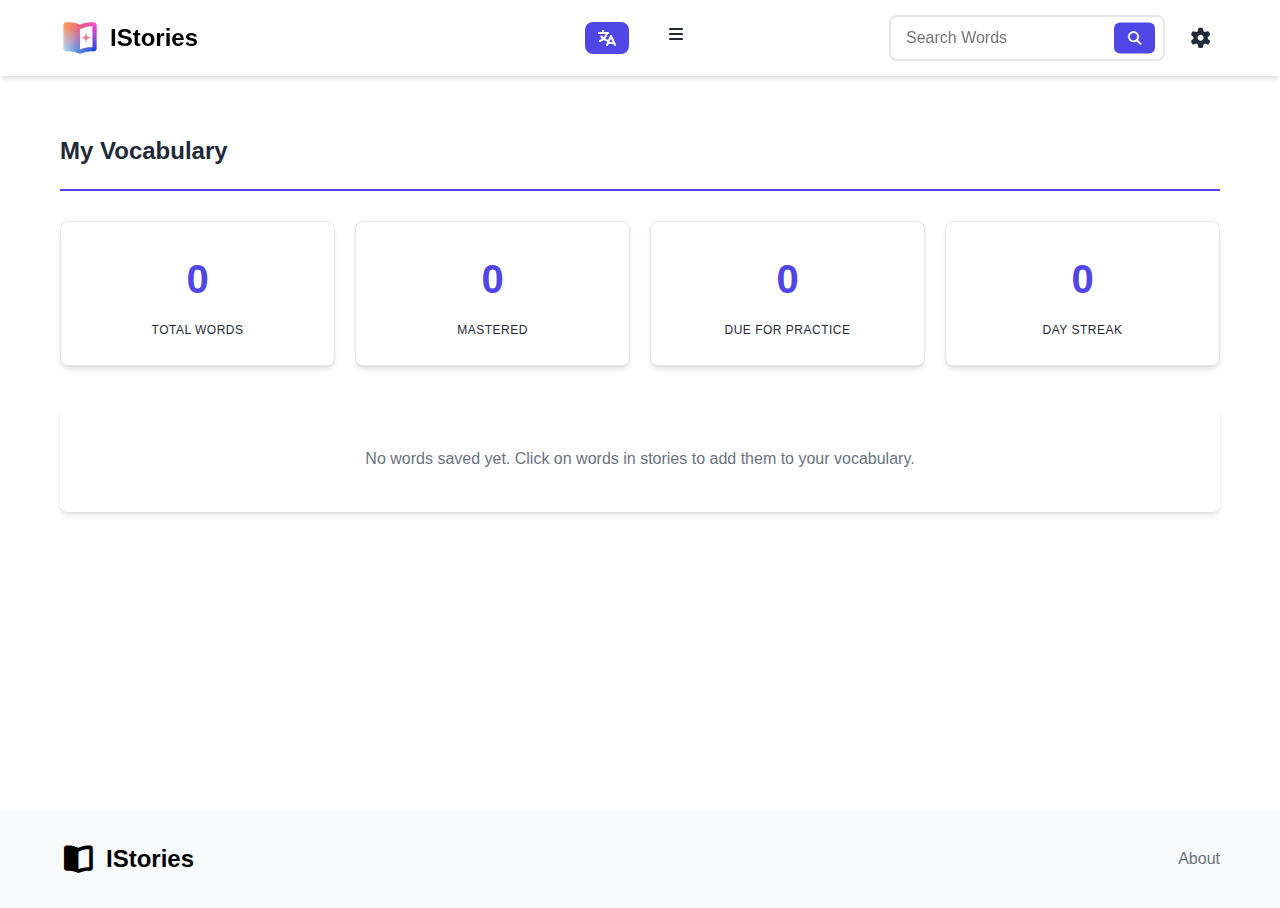
<file: English/vocabulary/index.html>
<!DOCTYPE html>
<html lang="en">

<head>
    <meta charset="UTF-8">
    <meta name="viewport" content="width=device-width, initial-scale=1.0">
    <title>Istories - Vocabulary</title>
    <link rel="stylesheet" href="../../font-awesome/css/all.min.css">
    <link rel="stylesheet" href="style.css">

    <link rel="icon" type="image/png" href="../icon.png">
    <meta property="og:title" content="Istories">
    <meta property="og:description" content="Learn Languages Through Interactive Stories.">
    <meta property="og:image" content="../icon.png">
    <meta property="og:type" content="website">
</head>

<body>
    <header id="top">
        <div class="container">
            <div class="header-content">
                <div class="left">
                    <a href="../index.html" class="logo">
                        <img src="../../icon.svg" alt="">
                        <span>IStories</span>
                    </a>
                    <nav>
                        <ul>
                            <li> <a href="#" class="nav-btn active" title="Vocabulary"><i class="fas fa-language"
                                        data-page="home"></i> </a>
                            </li>
                            <li><a href="#" title="more" id="toggle-nav"><i class="fas fa-bars"></i></a></li>
                            <div id="more" class="more">
                                <li><a href="../index.html" class="nav-btn"><i class="fa-solid fa-home"></i> Home</a>
                                </li>
                                <li><a class="nav-btn" href="../../store/index.html"><i class="fas fa-store"></i>
                                        Store</a></li>
                                <li><a href="../practice/index.html" class="nav-btn"><i
                                            class="fa-solid fa-layer-group"></i> Flashcard</a>
                                </li>

                            </div>


                        </ul>
                    </nav>
                </div>
                <div class="header-actions">
                    <!--search bar-->
                    <form id="search-form" class="search-form" action="#">
                        <input class="search-input" placeholder="Search Words" type="text" id="storySearch">
                        <button id="search-btn" type="submit" aria-label="Search">
                            <i class="fas fa-search"></i>
                        </button>
                    </form>
                    <div class="settings-container">
                        <button class="settings-btn" id="settings-button">
                            <i class="fas fa-cog"></i>
                        </button>



                    </div>
                </div>
            </div>
    </header>
    <div class="settings-page" id="settings-page">
        <div class="settings-header">
            <h2><i class="fas fa-cog"></i> Settings</h2>
            <button class="close-settings" id="close-settings">
                <i class="fas fa-times"></i>
            </button>
        </div>

        <div class="settings-content">
            <!-- قسم المظهر -->
            <div class="settings-section">
                <h3><i class="fas fa-palette"></i> Appearance</h3>

                <div class="setting-item">
                    <div class="setting-info">
                        <span class="setting-label">Theme</span>
                        <span class="setting-desc">Light or Dark mode</span>
                    </div>
                    <!-- Theme toggle button -->
                    <button class="theme-toggle" id="themeToggle">
                        <i class="fas fa-moon"></i>
                    </button>
                </div>

                <!-- Color Selector -->
                <div class="setting-item">
                    <div class="setting-info">
                        <span class="setting-label">Accent Color</span>
                        <span class="setting-desc">Choose your primary color</span>
                    </div>
                    <div class="color-selector">
                        <div class="color-options">
                            <!-- Default Colors -->
                            <div class="color-option active" data-color="#4a6cf7" style="background-color: #4a6cf7;"
                                title="Blue">
                                <i class="fas fa-check"></i>
                            </div>
                            <div class="color-option" data-color="#7c4dff" style="background-color: #7c4dff;"
                                title="Purple">
                                <i class="fas fa-check"></i>
                            </div>
                            <div class="color-option" data-color="#008638" style="background-color: #008638;"
                                title="Green">
                                <i class="fas fa-check"></i>
                            </div>
                            <div class="color-option" data-color="#2f9600c5" style="background-color: #2f9600c5;"
                                title="Orange">
                                <i class="fas fa-check"></i>
                            </div>

                            <div class="color-option" data-color="#009688" style="background-color: #009688;"
                                title="Teal">
                                <i class="fas fa-check"></i>
                            </div>

                            <!-- Custom Color Picker -->
                            <div class="color-option custom-color" title="Custom Color">
                                <i class="fas fa-palette"></i>
                                <input type="color" id="customColorPicker" class="custom-color-input">
                            </div>
                        </div>
                    </div>

                </div>
                <!-- Secondary Color Setting -->
                <div class="setting-item">
                    <div class="setting-info">
                        <span class="setting-label">Secondary Color</span>
                        <span class="setting-desc">Choose your Secondary color</span>
                    </div>
                    <div class="color-selector secondary-selector">
                        <div class="color-options">
                            <!-- Default Secondary Colors -->
                            <div class="secondary-color active" data-color="#10b981" style="background-color:  #10b981;"
                                title="teal">
                                <i class="fas fa-check"></i>
                            </div>
                            <div class="secondary-color" data-color="#ec4899" style="background-color: #ec4899;"
                                title="Pink">
                                <i class="fas fa-check"></i>
                            </div>
                            <div class="secondary-color" data-color="#b90000" style="background-color: #b90000;"
                                title="red">
                                <i class="fas fa-check"></i>
                            </div>
                            <div class="secondary-color" data-color="#8b5cf6" style="background-color: #8b5cf6;"
                                title="Violet">
                                <i class="fas fa-check"></i>
                            </div>
                            <div class="secondary-color" data-color="#f97316" style="background-color: #f97316;"
                                title="Orange">
                                <i class="fas fa-check"></i>
                            </div>

                            <!-- Custom Secondary Color Picker -->
                            <div class="color-option secondary-color custom-color" title="Custom Secondary Color">
                                <i class="fas fa-palette"></i>
                                <input type="color" id="customSecondaryColorPicker" class="custom-color-input">
                            </div>
                        </div>
                    </div>
                </div>
            </div>




            <!-- قسم التطبيق -->
            <div class="settings-section">
                <h3><i class="fas fa-info-circle"></i> About</h3>

                <div class="setting-item">
                    <div class="setting-info">
                        <span class="setting-label">Version</span>
                        <span class="setting-desc">Story Reader 2.1.0</span>
                    </div>
                </div>

                <div class="setting-item">
                    <div class="setting-info">
                        <span class="setting-label">Author</span>
                        <span class="setting-desc">Ammar chacal</span>
                    </div>
                </div>
                <div class="setting-item">
                    <div class="setting-info">
                        <span class="setting-label">Refresh App</span>
                        <span class="setting-desc">Reload all data</span>
                    </div>
                    <button class="action-btn" id="refresh-app">
                        <i class="fas fa-sync-alt"></i> Refresh
                    </button>
                </div>
            </div>
        </div>
    </div>

    <div id="settings-overlay" class="settings-overlay"></div>

    <main class="main-content">
        <div class="container">
            <!-- Home Page -->
            <div id="home" class="page active">

                <div class="vocabulary-header">
                    <h2>My Vocabulary</h2>
                    <div class="Vocabulary-actions">
                        <button onclick="exportVocabulary()" class="btn btn-primary v-btn" id="exportBtn">
                            <i class="fas fa-download"></i> Export CSV
                        </button>
                           <button onclick="importVocabulary()" class="btn btn-primary v-btn">
                            <i class="fa-solid fa-file-import"></i> Import
                        </button>
                        <button onclick="removeAll()" class="btn btn-primary v-btn">
                            <i class="fas fa-remove"></i> Remove all
                        </button>
                      
                    </div>

                </div>

                <div class="vocabulary-stats">
                    <div class="stat-card">
                        <div class="stat-number" id="totalWords">0</div>
                        <div class="stat-label">Total Words</div>
                    </div>
                    <div class="stat-card">
                        <div class="stat-number" id="masteredWords">0</div>
                        <div class="stat-label">Mastered</div>
                    </div>
                    <div class="stat-card">
                        <div class="stat-number" id="practiceDue">0</div>
                        <div class="stat-label">Due for Practice</div>
                    </div>
                    <div class="stat-card">
                        <div class="stat-number" id="readingStreak">0</div>
                        <div class="stat-label">Day Streak</div>
                    </div>
                </div>

                <div class="vocabulary-list" id="vocabularyList">
                    <!-- Vocabulary items will be populated by JavaScript -->
                </div>



            </div>


        </div>
        </div>
    </main>


    <footer>
        <div class="container">
            <div class="footer-content">
                <div class="logo">
                    <i class="fas fa-book-open"></i>
                    <span>IStories</span>
                </div>
                <div class="footer-links">
                    <a target="_blank" href="https://ammar7-o.github.io/RAME/#">About</a>

                </div>
            </div>
        </div>
    </footer>



    <script src="main.js"></script>



</body>

</html>
</file>
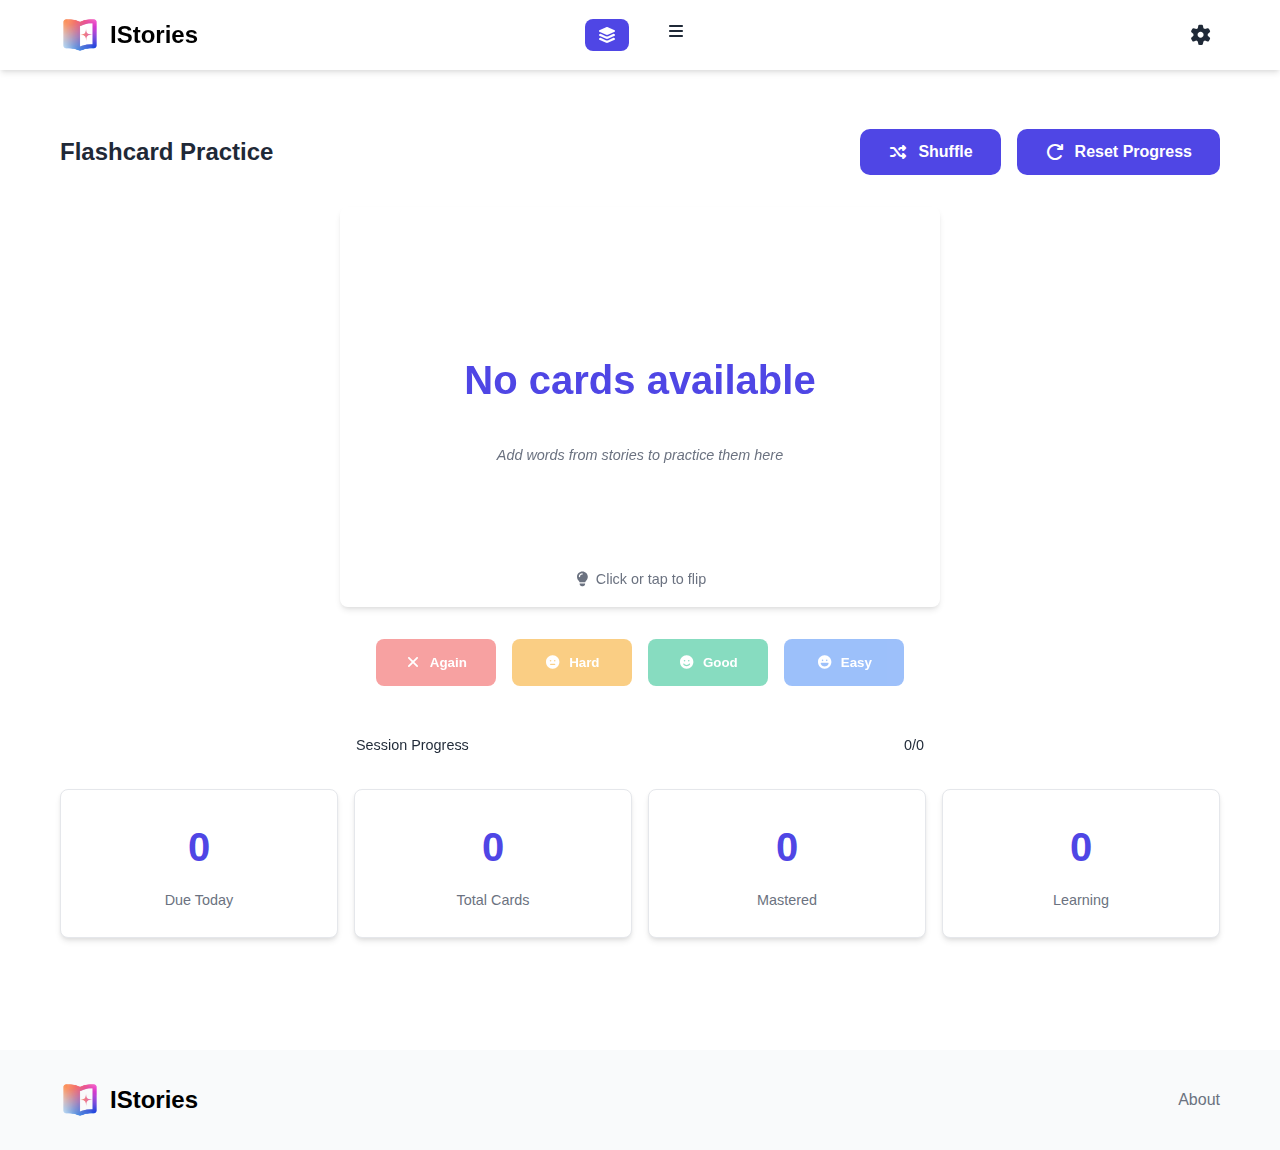
<file: French/flashcard/index.html>
<!DOCTYPE html>
<html lang="en">

<head>
    <meta charset="UTF-8">
    <meta name="viewport" content="width=device-width, initial-scale=1.0">
    <title>Istories - flashcards</title>
    <link rel="stylesheet" href="../../font-awesome/css/all.min.css">
    <link rel="stylesheet" href="style.css">

    <link rel="icon" type="image/png" href="../icon.png">
    <meta property="og:title" content="Istories">
    <meta property="og:description" content="Learn Languages Through Interactive Stories.">
    <meta property="og:image" content="https://ammar7-o.github.io/Istories-V/icon.png">
    <meta property="og:type" content="website">
    <meta property="og:url" content="https://ammar7-o.github.io/Istories-V/">

</head>

<body>
    <header id="top">
        <div class="container">
            <div class="header-content">
                <div class="left">
                    <a href="../index.html" class="logo">
                        <img src="../../icon.svg" alt="">
                        <span>IStories</span>
                    </a>
                    <nav>
                        <ul>
                            <li> <a href="#" class="nav-btn active" title="Vocabulary"><i
                                        class="fa-solid fa-layer-group" data-page="home"></i> </a>
                            </li>
                            <li><a href="#" title="more" id="toggle-nav"><i class="fas fa-bars"></i></a></li>
                            <div id="more" class="more">
                                <li><a href="../index.html" class="nav-btn"><i class="fa-solid fa-home"></i> Home</a>
                                </li>
                                <li><a href="../vocabulary/index.html" class="nav-btn"><i class="fas fa-language"></i>
                                        Vocabulary</a>
                                </li>
                                <li><a href="../quiz/index.html" class="nav-btn"><i class="fas fa-brain"></i>
                                        Quiz</a>
                                </li>
                                <li><a class="nav-btn" href="../../store/index.html"><i class="fas fa-store"></i>
                                        Store</a></li>
                            </div>



                        </ul>
                    </nav>
                </div>
                <div class="header-actions">
                    <!--search bar-->
                    <div class="space"></div>
                    <div class="settings-container">
                        <button class="settings-btn" id="settings-button">
                            <i class="fas fa-cog"></i>
                        </button>


                    </div>
                </div>
            </div>
    </header>
    <div class="settings-page" id="settings-page">
        <div class="settings-header">
            <h2><i class="fas fa-cog"></i> Settings</h2>
            <button class="close-settings" id="close-settings">
                <i class="fas fa-times"></i>
            </button>
        </div>

        <div class="settings-content">
            <!-- قسم المظهر -->
            <div class="settings-section">
                <h3><i class="fas fa-palette"></i> Appearance</h3>

                <div class="setting-item">
                    <div class="setting-info">
                        <span class="setting-label">Theme</span>
                        <span class="setting-desc">Light or Dark mode</span>
                    </div>
                    <!-- Theme toggle button -->
                    <button class="theme-toggle" id="themeToggle">
                        <i class="fas fa-moon"></i>
                    </button>
                </div>

                <!-- Color Selector -->
                <div class="setting-item">
                    <div class="setting-info">
                        <span class="setting-label">Accent Color</span>
                        <span class="setting-desc">Choose your primary color</span>
                    </div>
                    <div class="color-selector">
                        <div class="color-options">
                            <!-- Default Colors -->
                            <div class="color-option active" data-color="#4a6cf7" style="background-color: #4a6cf7;"
                                title="Blue">
                                <i class="fas fa-check"></i>
                            </div>
                            <div class="color-option" data-color="#7c4dff" style="background-color: #7c4dff;"
                                title="Purple">
                                <i class="fas fa-check"></i>
                            </div>
                            <div class="color-option" data-color="#009688" style="background-color: #009688;"
                                title="Teal">
                                <i class="fas fa-check"></i>
                            </div>

                            <!-- Custom Color Picker -->
                            <div class="color-option custom-color" title="Custom Color">
                                <i class="fas fa-palette"></i>
                                <input type="color" id="customColorPicker" class="custom-color-input">
                            </div>
                        </div>
                    </div>

                </div>
                <!-- Secondary Color Setting -->
                <div class="setting-item">
                    <div class="setting-info">
                        <span class="setting-label">Secondary Color</span>
                        <span class="setting-desc">Choose your Secondary color</span>
                    </div>
                    <div class="color-selector secondary-selector">
                        <div class="color-options">
                            <!-- Default Secondary Colors -->
                            <div class="secondary-color active" data-color="#10b981" style="background-color:  #10b981;"
                                title="teal">
                                <i class="fas fa-check"></i>
                            </div>
                            <div class="secondary-color" data-color="#ec4899" style="background-color: #ec4899;"
                                title="Pink">
                                <i class="fas fa-check"></i>
                            </div>
                            <div class="secondary-color" data-color="#b90000" style="background-color: #b90000;"
                                title="red">
                                <i class="fas fa-check"></i>
                            </div>
                            <div class="secondary-color" data-color="#8b5cf6" style="background-color: #8b5cf6;"
                                title="Violet">
                                <i class="fas fa-check"></i>
                            </div>
                            <div class="secondary-color" data-color="#f97316" style="background-color: #f97316;"
                                title="Orange">
                                <i class="fas fa-check"></i>
                            </div>

                            <!-- Custom Secondary Color Picker -->
                            <div class="color-option secondary-color custom-color" title="Custom Secondary Color">
                                <i class="fas fa-palette"></i>
                                <input type="color" id="customSecondaryColorPicker" class="custom-color-input">
                            </div>
                        </div>
                    </div>
                </div>
                <!-- In the settings section, add after the secondary color setting -->
                <div class="setting-item">
                    <div class="setting-info">
                        <span class="setting-label">Text-to-Speech</span>
                        <span class="setting-desc">Auto-speak flashcard words</span>
                    </div>
                    <!-- Speech toggle button -->
                    <button class="speech-toggle" id="speechToggle">
                        <i class="fas fa-volume-up"></i>
                    </button>
                </div>
            </div>




            <!-- قسم التطبيق -->
            <div class="settings-section">
                <h3><i class="fas fa-info-circle"></i> About</h3>

                <div class="setting-item">
                    <div class="setting-info">
                        <span class="setting-label">Version</span>
                        <span class="setting-desc">Story Reader 2.1.0</span>
                    </div>
                </div>

                <div class="setting-item">
                    <div class="setting-info">
                        <span class="setting-label">Author</span>
                        <span class="setting-desc">Ammar chacal</span>
                    </div>
                </div>
                <div class="setting-item">
                    <div class="setting-info">
                        <span class="setting-label">Refresh App</span>
                        <span class="setting-desc">Reload all data</span>
                    </div>
                    <button class="action-btn" id="refresh-app">
                        <i class="fas fa-sync-alt"></i> Refresh
                    </button>
                </div>
            </div>
        </div>
    </div>

    <div id="settings-overlay" class="settings-overlay"></div>

    <main class="main-content">
        <div class="container">
            <!-- Home Page -->
            <div id="home" class="page active">



                <div class="flashcards-header">
                    <h2>Flashcard Practice</h2>
                    <div class="flashcard-controls">
                        <button id="shuffleCards" class="btn btn-primary">
                            <i class="fas fa-random"></i> Shuffle
                        </button>
                        <button id="resetProgress" class="btn btn-primary">
                            <i class="fas fa-redo"></i> Reset Progress
                        </button>
                    </div>
                </div>



                <div class="flashcard-container">
                    <div class="flashcard" id="flashcard">
                        <div class="flashcard-front">
                            <div class="flashcard-content">
                                <h3 id="flashcardWord">No cards available</h3>
                                <p class="flashcard-context">Add words from stories to practice them here</p>
                            </div>
                            <div class="flashcard-hint">
                                <i class="fas fa-lightbulb"></i> Click or tap to flip
                            </div>
                        </div>
                        <div class="flashcard-back">
                            <div class="flashcard-content">
                                <h3 id="flashcardTranslation">No translation</h3>
                                <div class="flashcard-details">
                                    <div class="flashcard-pos" id="flashcardPos"></div>
                                    <!-- <div class="flashcard-definition" id="flashcardDefinition"></div>
                                    <div class="flashcard-example" id="flashcardExample"></div> -->
                                    <div class="flashcard-story" id="flashcardStory"></div>
                                </div>
                            </div>
                        </div>
                    </div>

                    <div class="flashcard-actions">
                        <button id="cardAgain" class="card-btn card-again" disabled>
                            <i class="fas fa-times"></i> Again
                        </button>
                        <button id="cardHard" class="card-btn card-hard" disabled>
                            <i class="fas fa-meh"></i> Hard
                        </button>
                        <button id="cardGood" class="card-btn card-good" disabled>
                            <i class="fas fa-smile"></i> Good
                        </button>
                        <button id="cardEasy" class="card-btn card-easy" disabled>
                            <i class="fas fa-laugh"></i> Easy
                        </button>
                    </div>

                    <div class="progress-container">
                        <div class="progress-label">
                            <span>Session Progress</span>
                            <span id="progressText">0/0</span>
                        </div>
                        <div class="progress-bar">
                            <div class="progress-fill" id="progressFill" style="width: 0%"></div>
                        </div>
                    </div>
                </div>

                <div class="flashcard-stats">
                    <div class="stat-card">
                        <div class="stat-number" id="dueCards">0</div>
                        <div class="stat-label">Due Today</div>
                    </div>
                    <div class="stat-card">
                        <div class="stat-number" id="totalCards">0</div>
                        <div class="stat-label">Total Cards</div>
                    </div>
                    <div class="stat-card">
                        <div class="stat-number" id="masteredCards">0</div>
                        <div class="stat-label">Mastered</div>
                    </div>
                    <div class="stat-card">
                        <div class="stat-number" id="learningCards">0</div>
                        <div class="stat-label">Learning</div>
                    </div>
                </div>
            </div>
        </div>
    </main>


    <footer>
        <div class="container">
            <div class="footer-content">
                <div class="logo">
                    <img src="../../icon.svg" alt="">
                    <span>IStories</span>
                </div>
                <div class="footer-links">
                    <a target="_blank" href="https://ammar7-o.github.io/RAME/#">About</a>

                </div>
            </div>
        </div>
    </footer>



    <script src="main.js"></script>



</body>

</html>
</file>
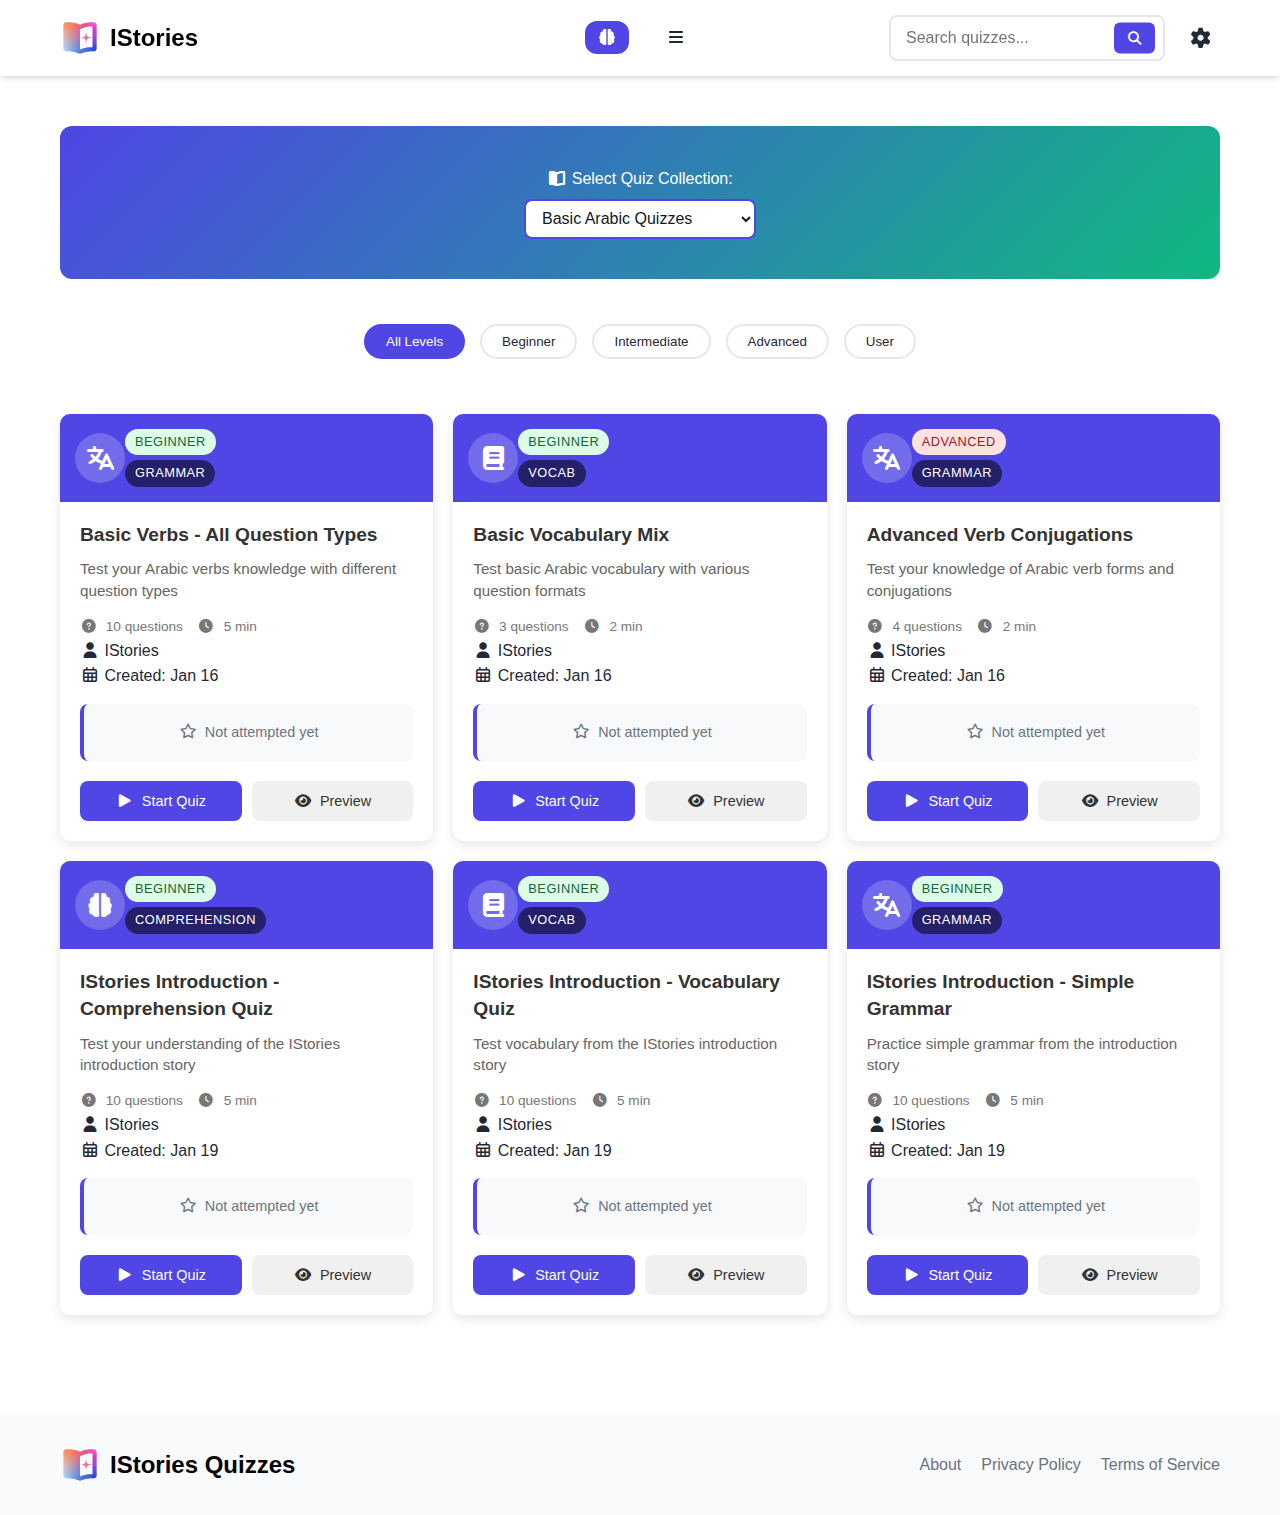
<file: French/quiz/index.html>
<!DOCTYPE html>
<html lang="en">

<head>
    <meta charset="UTF-8">
    <meta name="viewport" content="width=device-width, initial-scale=1.0">
    <title>Istories - Language Quizzes</title>
    <link rel="stylesheet" href="../../font-awesome/css/all.min.css">
    <link rel="stylesheet" href="styles/style.css">
    <!-- Add Quiz Styles -->
    <link rel="stylesheet" href="styles/add-quiz.css">
    <link rel="stylesheet" href="styles/add-quiz.css">
    <link rel="icon" type="image/png" href="../../icon.png?v=2">
    <meta property="og:title" content="IStories Quizzes">
    <meta property="og:description" content="Learn Languages Through Interactive Quizzes.">
    <meta property="og:image" content="https://ammar7-o.github.io/Istories-V/icon.png">
    <meta property="og:type" content="website">
    <meta property="og:url" content="https://ammar7-o.github.io/Istories-V/">


</head>

<body>
    <header id="top">
        <div class="container">
            <div class="header-content">
                <div class="left">
                    <a href="../index.html" class="logo">
                        <img src="../../icon.svg" alt="IStories Logo">
                        <span>IStories</span>
                    </a>
                    <nav>
                        <ul>
                            <li><a href="#" class="nav-link active" data-page="home"><i class="fas fa-brain"></i></a>
                            </li>
                            <li id="toggle-nav"><a title="more" id="toggle-nav"><i class="fas fa-bars"></i></a></li>
                            <div id="more" class="more">
                                <li><a href="../index.html" class="nav-btn"><i class="fa-solid fa-home"></i> Home</a>
                                </li>
                                <li><a class="nav-btn" href="../vocabulary/index.html"><i class="fas fa-language"></i>
                                        Vocabulary</a></li>
                                <li><a href="#" class="nav-link nav-btn" data-page="addquiz"> <i
                                            class="fas fa-plus-circle"></i>Add quiz</a></li>
                                <li><a href="../flashcard/index.html" class="nav-btn"><i
                                            class="fa-solid fa-layer-group"></i> Flashcard</a></li>
                                <li><a class="nav-btn" href="../../store/index.html"><i class="fas fa-store"></i>
                                        Store</a></li>
                            </div>
                        </ul>
                    </nav>
                </div>
                <div class="header-actions">
                    <form id="search-form" class="search-form" action="#">
                        <input class="search-input" placeholder="Search quizzes..." type="text" id="storySearch">
                        <button id="search-btn" type="submit" aria-label="Search">
                            <i class="fas fa-search"></i>
                        </button>
                    </form>
                    <div class="settings-container">
                        <button class="settings-btn" id="settings-button">
                            <i class="fas fa-cog"></i>
                        </button>
                    </div>
                </div>
            </div>
        </div>
    </header>

    <div class="settings-page" id="settings-page">
        <div class="settings-header">
            <h2><i class="fas fa-cog"></i> Settings</h2>
            <button class="close-settings" id="close-settings">
                <i class="fas fa-times"></i>
            </button>
        </div>

        <div class="settings-content">
            <!-- Appearance Section -->
            <div class="settings-section">
                <h3><i class="fas fa-palette"></i> Appearance</h3>

                <div class="setting-item">
                    <div class="setting-info">
                        <span class="setting-label">Theme</span>
                        <span class="setting-desc">Light or Dark mode</span>
                    </div>
                    <button class="theme-toggle" id="themeToggle">
                        <i class="fas fa-moon"></i>
                    </button>
                </div>

                <!-- Color Selector -->
                <div class="setting-item">
                    <div class="setting-info">
                        <span class="setting-label">Accent Color</span>
                        <span class="setting-desc">Choose your primary color</span>
                    </div>
                    <div class="color-selector">
                        <div class="color-options">
                            <!-- Default Colors -->
                            <div class="color-option active" data-color="#4a6cf7" style="background-color: #4a6cf7;"
                                title="Blue">
                                <i class="fas fa-check"></i>
                            </div>
                            <div class="color-option" data-color="#7c4dff" style="background-color: #7c4dff;"
                                title="Purple">
                                <i class="fas fa-check"></i>
                            </div>
                            <div class="color-option" data-color="#009688" style="background-color: #009688;"
                                title="Teal">
                                <i class="fas fa-check"></i>
                            </div>

                            <!-- Custom Color Picker -->
                            <div class="color-option custom-color" title="Custom Color">
                                <i class="fas fa-palette"></i>
                                <input type="color" id="customColorPicker" class="custom-color-input">
                            </div>
                        </div>
                    </div>

                </div>
                <!-- Secondary Color Setting -->
                <div class="setting-item">
                    <div class="setting-info">
                        <span class="setting-label">Secondary Color</span>
                        <span class="setting-desc">Choose your Secondary color</span>
                    </div>
                    <div class="color-selector secondary-selector">
                        <div class="color-options">
                            <!-- Default Secondary Colors -->
                            <div class="secondary-color active" data-color="#10b981" style="background-color:  #10b981;"
                                title="teal">
                                <i class="fas fa-check"></i>
                            </div>
                            <div class="secondary-color" data-color="#ec4899" style="background-color: #ec4899;"
                                title="Pink">
                                <i class="fas fa-check"></i>
                            </div>
                            <div class="secondary-color" data-color="#b90000" style="background-color: #b90000;"
                                title="red">
                                <i class="fas fa-check"></i>
                            </div>
                            <div class="secondary-color" data-color="#8b5cf6" style="background-color: #8b5cf6;"
                                title="Violet">
                                <i class="fas fa-check"></i>
                            </div>
                            <div class="secondary-color" data-color="#f97316" style="background-color: #f97316;"
                                title="Orange">
                                <i class="fas fa-check"></i>
                            </div>

                            <!-- Custom Secondary Color Picker -->
                            <div class="color-option secondary-color custom-color" title="Custom Secondary Color">
                                <i class="fas fa-palette"></i>
                                <input type="color" id="customSecondaryColorPicker" class="custom-color-input">
                            </div>
                        </div>
                    </div>
                </div>
              
                <div class="setting-item">
                    <div class="setting-info">
                        <span class="setting-label">Show User Quizzes</span>
                        <span class="setting-desc">Display quizzes created by users</span>
                    </div>
                    <label class="switch">
                        <input type="checkbox" id="showUserQuizzesToggle">
                        <span class="slider"></span>
                    </label>
                </div>
            </div>
            <!-- قسم التخصيص المتقدم -->
            <div class="settings-section">
                <h3><i class="fas fa-code"></i> Advanced Customization</h3>

                <div class="setting-item">
                    <div class="setting-info">
                        <span class="setting-label">Custom CSS</span>
                        <span class="setting-desc">Add your own CSS styles</span>
                    </div>
                    <button class="btn btn-secondary" id="showCustomCSS">
                        <i class="fas fa-code"></i> Edit Custom CSS
                    </button>
                </div>

                <div class="setting-item">
                    <div class="setting-info">
                        <span class="setting-label">Reset All Settings</span>
                        <span class="setting-desc">Restore default settings</span>
                    </div>
                    <button class="btn btn-danger" id="resetAllSettings">
                        <i class="fas fa-redo"></i> Reset
                    </button>
                </div>
            </div>
            <!-- About Section -->
            <div class="settings-section">
                <h3><i class="fas fa-info-circle"></i> About</h3>

                <div class="setting-item">
                    <div class="setting-info">
                        <span class="setting-label">Version</span>
                        <span class="setting-desc">Quiz Master 3.0.0</span>
                    </div>
                </div>

                <div class="setting-item">
                    <div class="setting-info">
                        <span class="setting-label">Author</span>
                        <span class="setting-desc">Ammar Chacal</span>
                    </div>
                </div>
                <div class="setting-item">
                    <div class="setting-info">
                        <span class="setting-label">Refresh App</span>
                        <span class="setting-desc">Reload all data</span>
                    </div>
                    <button onclick="Refresh()" class="action-btn control-btn " id="refresh-app">
                        <i class="fas fa-sync-alt"></i> Refresh
                    </button>
                </div>
            </div>
        </div>
    </div>

    <div id="settings-overlay" class="settings-overlay"></div>

    <main class="main-content">
        <div class="container">
            <!-- Home Page -->
            <div id="home" class="page active">
                <section class="hero">
                    <div class="quiz-selector">
                        <label for="Select"><i class="fas fa-book-open"></i> Select Quiz Collection:</label>
                        <select name="" id="Select">
                            <option value="database/quiz.js">Basic Arabic Quizzes</option>
                            <option value="database/quiz-2.js">Advanced Arabic Quizzes</option>
                            <option value="database/quiz-3.js">Advanced Arabic Quizzes</option>

                        </select>
                    </div>
                </section>

                <div class="level-filter">
                    <button class="level-btn active" data-level="all">All Levels</button>
                    <button class="level-btn" data-level="beginner">Beginner</button>
                    <button class="level-btn" data-level="intermediate">Intermediate</button>
                    <button class="level-btn" data-level="advanced">Advanced</button>
                    <button class="level-btn" data-level="user">User</button>

                </div>

                <div class="stories-grid" id="storiesGrid">
                    <!-- Quiz cards will be populated by JavaScript -->
                </div>
            </div>
            <!-- Add Quiz Page -->
            <div id="addquiz" class="page">
                <div class="add-stories-container">
                    <h1><i class="fas fa-plus-circle"></i> Upload Your Own Quiz</h1>
                    <p class="page-description">Upload custom quizzes in JSON format or upload existing quizzes to test
                        your knowledge.</p>

                    <!-- Upload Section -->
                    <div class="upload-section">
                        <div class="upload-card">
                            <div class="upload-header">
                                <i class="fas fa-cloud-upload-alt"></i>
                                <h2>Upload Quiz File</h2>
                            </div>
                            <p class="upload-description">
                                Upload a JSON file containing your quiz. The file should follow the quiz JSON format.
                            </p>

                            <div class="upload-area" id="quizUploadArea">
                                <i class="fas fa-file-upload"></i>
                                <h3>Drop your quiz JSON file here</h3>
                                <p>or click to browse</p>
                                <input type="file" id="quizFileInput" accept=".json" hidden>
                                <button class="browse-btn" id="quizBrowseBtn">
                                    <i class="fas fa-folder-open"></i> Browse Files
                                </button>
                                <p class="file-types">Supported format: .json</p>
                            </div>

                            <div class="selected-file" id="quizSelectedFileInfo" style="display: none;">
                                <div class="file-info">
                                    <i class="fas fa-file-code"></i>
                                    <div class="file-details">
                                        <span class="file-name" id="quizFileName"></span>
                                        <span class="file-size" id="quizFileSize"></span>
                                    </div>
                                    <button class="remove-file" id="quizRemoveFile">
                                        <i class="fas fa-times"></i>
                                    </button>
                                </div>
                            </div>

                            <button class="upload-action-btn" id="quizUploadBtn" disabled>
                                <i class="fas fa-upload"></i> Upload Quiz
                            </button>
                        </div>
                    </div>

                    <!-- Two Column Layout -->
                    <div class="content-columns">
                        <!-- Left Column: Your Quizzes -->
                        <div class="left-column">
                            <div class="info-card">
                                <div class="info-header">
                                    <i class="fas fa-history"></i>
                                    <h2>Your Created Quizzes</h2>
                                </div>
                                <div class="user-stories-list" id="userQuizzesList">
                                    <!-- Dynamic content will be inserted here -->
                                    <div class="empty-state">
                                        <i class="fas fa-brain"></i>
                                        <p>No quizzes created yet</p>
                                        <small>Create your first quiz using the text area or file upload!</small>
                                    </div>
                                </div>
                            </div>
                        </div>

                        <!-- Right Column: Template & Instructions -->
                        <div class="right-column">
                            <!-- Template Download -->
                            <div class="info-card">
                                <div class="info-header">
                                    <i class="fas fa-file-download"></i>
                                    <h2>Download Quiz Template</h2>
                                </div>
                                <p>Use our pre-formatted JSON template to create quizzes that work perfectly.</p>
                                <button class="download-template-btn" id="downloadQuizTemplateBtn">
                                    <i class="fas fa-download"></i> Download Quiz Template
                                </button>
                            </div>

                            <!-- Instructions -->
                            <div class="info-card">
                                <div class="info-header">
                                    <i class="fas fa-graduation-cap"></i>
                                    <h2>How to Create Your Quiz</h2>
                                </div>
                                <div class="instructions">
                                    <div class="instruction-step">
                                        <span class="step-number">1</span>
                                        <div class="step-content">
                                            <h3>Plan Your Quiz</h3>
                                            <p>Decide on quiz title, description, level
                                                (beginner/intermediate/advanced), and type (vocab/grammar/etc).</p>
                                        </div>
                                    </div>
                                    <div class="instruction-step">
                                        <span class="step-number">2</span>
                                        <div class="step-content">
                                            <h3>Create Questions</h3>
                                            <p>Add questions with different types: multiple choice, true/false, fill in
                                                blank, matching, or drag & drop.</p>
                                        </div>
                                    </div>
                                    <div class="instruction-step">
                                        <span class="step-number">3</span>
                                        <div class="step-content">
                                            <h3>Add Answers & Explanations</h3>
                                            <p>Mark correct answers and add explanations to help learners understand.
                                            </p>
                                        </div>
                                    </div>
                                    <div class="instruction-step">
                                        <span class="step-number">4</span>
                                        <div class="step-content">
                                            <h3>Upload & Test</h3>
                                            <p>Upload your JSON file and test your quiz with all interactive features!
                                            </p>
                                        </div>
                                    </div>
                                </div>
                            </div>

                            <!-- Export Quizzes Button -->
                            <div class="info-card">
                                <div class="info-header">
                                    <i class="fas fa-file-export"></i>
                                    <h2>Export Your Quizzes</h2>
                                </div>
                                <p>Export all your created quizzes as a JSON file for backup or sharing with others.</p>
                                <button class="download-template-btn" id="exportQuizzesBtn">
                                    <i class="fas fa-download"></i> Export All Quizzes
                                </button>
                            </div>
                        </div>
                    </div>

                    <!-- Text Import Area for Quizzes -->
                    <div class="text-import-area">
                        <textarea id="quizJsonTextArea" placeholder='Paste your quiz JSON here. Example:
{
    "title": "My Vocabulary Quiz",
    "description": "Test your vocabulary knowledge",
    "level": "beginner",
    "type": "vocab",
    "questions": [
        {
            "id": 1,
            "type": "multiple_choice",
            "question": "What is the Arabic word for book?",
            "choices": [
                {"value": "كتاب", "correct": true},
                {"value": "قلم", "correct": false},
                {"value": "مدرسة", "correct": false}
            ],
            "explanation": "كتاب means book in Arabic."
        }
    ]
}'></textarea>

                        <div class="text-import-actions">
                            <button class="btn-secondary" id="clearQuizJsonBtn">
                                <i class="fas fa-eraser"></i> Clear
                            </button>
                            <button class="btn-primary" id="importQuizJsonBtn">
                                <i class="fas fa-file-import"></i> Import Quiz from Text
                            </button>
                        </div>

                        <div class="json-validation" id="quizJsonValidation" style="display: none;">
                            <i class="fas fa-info-circle"></i>
                            <span id="quizValidationMessage"></span>
                        </div>

                        <!-- Quiz JSON Format Example -->
                        <div class="json-example-card">
                            <h2><i class="fas fa-code"></i> Complete Quiz JSON Format Example</h2>
                            <div class="code-container">
                                <pre><code id="quizJsonExample">{
    "id": "my-custom-quiz",
    "title": "Basic Arabic Vocabulary Quiz",
    "description": "Test your basic Arabic vocabulary knowledge",
    "level": "beginner",
    "type": "vocab",
    "author": "Your Name",
    "createdAt": "2024-01-01",
    "questions": [
        {
            "id": 1,
            "type": "multiple_choice",
            "question": "What is the Arabic word for 'hello'?",
            "choices": [
                {"value": "مرحبا", "correct": true},
                {"value": "شكرا", "correct": false},
                {"value": "مع السلامة", "correct": false},
                {"value": "صباح الخير", "correct": false}
            ],
            "explanation": "'مرحبا' means hello in Arabic."
        },
        {
            "id": 2,
            "type": "true_false",
            "question": "'كتاب' means 'pen' in Arabic.",
            "choices": [
                {"value": "true", "correct": false},
                {"value": "false", "correct": true}
            ],
            "explanation": "'كتاب' means 'book', not 'pen'."
        },
        {
            "id": 3,
            "type": "fill_in_blank",
            "question": "The Arabic word for water is ___.",
            "correctAnswers": ["ماء"],
            "explanation": "'ماء' means water in Arabic."
        },
        {
            "id": 4,
            "type": "matching",
            "question": "Match the Arabic words with their English translations:",
            "matches": [
                {"left": "بيت", "right": "House"},
                {"left": "سيارة", "right": "Car"},
                {"left": "مدرسة", "right": "School"}
            ],
            "correctMatches": {"0": 0, "1": 1, "2": 2},
            "explanation": "Correct matches: بيت-House, سيارة-Car, مدرسة-School."
        }
    ]
}</code></pre>
                                <button class="copy-btn" id="copyQuizJsonBtn">
                                    <i class="far fa-copy"></i> Copy
                                </button>
                            </div>
                        </div>
                    </div>

                    <!-- Edit Quiz Modal -->
                    <div class="preview-modal" id="editQuizModal">
                        <div class="preview-content">
                            <div class="preview-header">
                                <h2><i class="fas fa-edit"></i> Edit Quiz</h2>
                                <button class="close-preview" id="closeEditQuizModalBtn">
                                    <i class="fas fa-times"></i>
                                </button>
                            </div>
                            <div class="preview-body">
                                <form id="editQuizForm">
                                    <div class="form-group">
                                        <label for="editQuizTitle">
                                            <i class="fas fa-heading"></i> Quiz Title *
                                        </label>
                                        <input type="text" id="editQuizTitle" placeholder="Enter quiz title" required>
                                    </div>

                                    <div class="form-group">
                                        <label for="editQuizDescription">
                                            <i class="fas fa-align-left"></i> Description *
                                        </label>
                                        <textarea id="editQuizDescription" rows="2" placeholder="Enter quiz description"
                                            required></textarea>
                                    </div>

                                    <div class="form-group">
                                        <label for="editQuizLevel">
                                            <i class="fas fa-chart-line"></i> Difficulty Level *
                                        </label>
                                        <select id="editQuizLevel" required>
                                            <option value="">Select level</option>
                                            <option value="beginner">Beginner</option>
                                            <option value="intermediate">Intermediate</option>
                                            <option value="advanced">Advanced</option>
                                        </select>
                                    </div>

                                    <div class="form-group">
                                        <label for="editQuizType">
                                            <i class="fas fa-tag"></i> Quiz Type *
                                        </label>
                                        <select id="editQuizType" required>
                                            <option value="">Select type</option>
                                            <option value="vocab">Vocabulary</option>
                                            <option value="grammar">Grammar</option>
                                            <option value="reading">Reading</option>
                                            <option value="listening">Listening</option>
                                            <option value="writing">Writing</option>
                                            <option value="mixed">Mixed</option>
                                        </select>
                                    </div>

                                    <div class="form-group">
                                        <label for="editQuizAuthor">
                                            <i class="fas fa-user"></i> Author Name (Optional)
                                        </label>
                                        <input type="text" id="editQuizAuthor" placeholder="Your name">
                                    </div>

                                    <div class="form-group">
                                        <label for="editQuizQuestions">
                                            <i class="fas fa-question-circle"></i> Quiz Questions (JSON) *
                                        </label>
                                        <textarea id="editQuizQuestions" rows="10"
                                            placeholder='Enter quiz questions in JSON format' required></textarea>
                                        <small>Format: Array of question objects with id, type, question, choices,
                                            explanation</small>
                                    </div>

                                    <div class="form-actions">
                                        <button type="button" class="btn-secondary" id="previewQuizBtn">
                                            <i class="fas fa-eye"></i> Preview Quiz
                                        </button>
                                        <button type="button" class="btn-secondary" id="testQuizBtn">
                                            <i class="fas fa-play"></i> Test Quiz
                                        </button>
                                    </div>
                                </form>
                            </div>
                            <div class="preview-footer">
                                <button class="btn-secondary" id="closeEditQuizModalBtn2">
                                    <i class="fas fa-times"></i> Cancel
                                </button>
                                <button type="submit" form="editQuizForm" class="btn-primary">
                                    <i class="fas fa-save"></i> Save Changes
                                </button>
                            </div>
                        </div>
                    </div>
                </div>
            </div>
        </div>
    </main>

    <!-- Quiz Preview Modal -->
    <div id="quizPreviewModal" class="quiz-preview-modal" style="display: none;">
        <div class="preview-overlay"></div>
        <div class="preview-content">
            <button class="close-preview" id="closePreview">&times;</button>
            <div class="preview-header">
                <div class="preview-icon">
                    <i class="fas fa-brain"></i>
                </div>
                <h2 id="previewTitle">Quiz Title</h2>
            </div>
            <div class="preview-body">
                <p id="previewDescription">Quiz description</p>
                <div class="preview-stats">
                    <div class="stat">
                        <i class="fas fa-question-circle"></i>
                        <span id="previewQuestionCount">0 questions</span>
                    </div>
                    <div class="stat">
                        <i class="fas fa-clock"></i>
                        <span id="previewTimeEstimate">0 min</span>
                    </div>
                    <div class="stat">
                        <i class="fas fa-chart-line"></i>
                        <span id="previewLevel">Beginner</span>
                    </div>
                </div>
                <div class="preview-history">
                    <h3><i class="fas fa-history"></i> Last Attempt</h3>
                    <div class="history-score" id="previewHistoryScore">
                        <div class="score-circle">
                            <span class="score-percentage">--%</span>
                        </div>
                        <div class="history-details">
                            <p class="history-date">Not attempted yet</p>
                            <p class="history-streak">Start your learning streak!</p>
                        </div>
                    </div>
                </div>
            </div>
            <div class="preview-actions">
                <button class="start-quiz-btn" id="startFromPreview">
                    <i class="fas fa-play"></i> Start Quiz
                </button>
            </div>
        </div>
    </div>








    <div class="quiz-container">

        <div class="quiz-header2">
            <div class="quiz-header-top">
                <button class="back-to-quizzes-btn" id="backToQuizzes">
                    <i class="fas fa-arrow-left"></i>
                </button>
                <div class="quiz-stats">

                    <span class="quiz-progress" id="quizProgress"></span>
                </div>
            </div>
            <div class="quiz-progress-bar">
                <div class="progress-fill" id="progressFill"></div>
            </div>
        </div>

        <div class="question-container" id="questionContainer"></div>

        <div class="quiz-navigation">
            <button class="quiz-nav-btn" id="prevBtn" disabled>
                <i class="fas fa-arrow-left"></i> Previous
            </button>
            <button class="quiz-nav-btn" id="nextBtn">
                Next <i class="fas fa-arrow-right"></i>
            </button>
            <button class="quiz-nav-btn submit-btn" id="submitQuiz" style="display: none;">
                <i class="fas fa-check-circle"></i> Submit Quiz
            </button>
        </div>

        <div class="results-container" id="resultsContainer" style="display: none;"></div>

    </div>
    <!-- Custom CSS Modal (add at bottom of settings page) -->
    <div class="custom-css-modal" id="customCSSModal">
        <div class="custom-css-header">
            <h3><i class="fas fa-code"></i> Custom CSS Editor</h3>
            <button class="close-modal" id="closeCustomCSS">
                <i class="fas fa-times"></i>
            </button>
        </div>
        <div class="custom-css-body">
            <div class="css-actions">
                <button class="btn btn-secondary" id="previewCSS">
                    <i class="fas fa-eye"></i> Preview
                </button>
                <button class="btn primary-btn" id="saveCustomCSS">
                    <i class="fas fa-save"></i> Save CSS
                </button>
                <button class="btn btn-danger" id="clearCustomCSS">
                    <i class="fas fa-trash"></i> Clear
                </button>
            </div>
            <div class="css-editor-header">
                <div class="css-examples">
                    <small>Examples:</small>
                    <code>.story-text { color: #333; }</code>
                    <code>.word:hover { background: yellow; }</code>
                    <code>body { font-size: 18px; }</code>
                </div>
            </div>
            <textarea id="customCSSInput" placeholder="Enter your custom CSS here... Example: 
.word {
    border-bottom: 2px dotted #4a6cf7;
}

.vocabulary-item {
    background: #f8f9fa;
}" rows="15"></textarea>



            <div class="css-info">
                <small><i class="fas fa-info-circle"></i> Your CSS will be applied to the entire application.
                    Use with caution.</small>
            </div>
        </div>
    </div>
    <footer>
        <div class="container">
            <div class="footer-content">
                <div class="logo">
                    <img src="../../icon.svg" alt="IStories Logo">
                    <span>IStories Quizzes</span>
                </div>
                <div class="footer-links">
                    <a target="_blank" href="https://ammar7-o.github.io/RAME/#">About</a>
                    <a href="#" id="privacyLink">Privacy Policy</a>
                    <a href="#" id="termsLink">Terms of Service</a>
                </div>
            </div>
        </div>
    </footer>

    <script>
        // Global variables for quizzes
        window.quizzesLoaded = false;
        window.quizData = [];
        window.quizHistory = JSON.parse(localStorage.getItem('quizHistory')) || {};

        // Function to initialize app after quizzes are loaded
        function initAppAfterQuizzesLoad() {
            if (window.quizzesLoaded) {
                init();
            } else {
                console.log('Waiting for quizzes to load...');
                setTimeout(initAppAfterQuizzesLoad, 100);
            }
        }

        // Function to load quiz data based on selected file
        function loadQuizFile(filename) {
            // Reset loaded state
            window.quizzesLoaded = false;

            // Remove old script if exists
            const oldScript = document.querySelector('script[data-quiz="true"]');
            if (oldScript) {
                oldScript.remove();
            }

            console.log(`Loading quizzes from: ${filename}`);

            // Create and load new script
            const s = document.createElement("script");
            s.src = filename;
            s.setAttribute('data-quiz', 'true');

            s.onload = function () {
                console.log('Quizzes loaded successfully');

                // Check if quiz data exists in different formats
                if (typeof window.quizData !== 'undefined') {
                    console.log('Quiz data found:', window.quizData);
                    window.quizzesLoaded = true;
                } else if (typeof window.quizzes !== 'undefined') {
                    // Some files might export directly as 'quizzes' array
                    window.quizData = { quizzes: window.quizzes };
                    console.log('Quizzes array found:', window.quizData);
                    window.quizzesLoaded = true;
                } else {
                    console.warn('No quiz data found in the expected format');
                    // Create fallback quiz data
                    window.quizData = {
                        meta: {
                            app: "IStories",
                            version: "1.0.0",
                            lastUpdated: "2024-01-16",
                            language: "ar",
                            totalQuizzes: 1,
                            totalQuestions: 5
                        },
                        quizzes: [
                            {
                                id: "fallback-quiz",
                                title: "Sample Quiz",
                                description: "Test your knowledge with this sample quiz",
                                level: "beginner",
                                type: "vocab",
                                author: "IStories",
                                createdAt: "2024-01-16",
                                questions: [
                                    {
                                        id: 1,
                                        type: "multiple_choice",
                                        question: "What is the translation of 'hello'?",
                                        choices: [
                                            { value: "مرحبا", correct: true },
                                            { value: "شكرا", correct: false },
                                            { value: "مع السلامة", correct: false }
                                        ],
                                        explanation: "'مرحبا' means hello in Arabic."
                                    }
                                ]
                            }
                        ]
                    };
                    window.quizzesLoaded = true;
                }

                // Initialize app
                initAppAfterQuizzesLoad();
            };

            s.onerror = function () {
                console.error(`Failed to load ${filename}`);
                // Use fallback quiz data
                window.quizData = {
                    meta: {
                        app: "IStories",
                        version: "1.0.0",
                        lastUpdated: "2024-01-16",
                        language: "ar",
                        totalQuizzes: 1,
                        totalQuestions: 5
                    },
                    quizzes: [
                        {
                            id: "error-quiz",
                            title: "Sample Quiz",
                            description: "This is a sample quiz. The quiz file could not be loaded.",
                            level: "beginner",
                            type: "vocab",
                            author: "IStories",
                            createdAt: "2024-01-16",
                            questions: [
                                {
                                    id: 1,
                                    type: "multiple_choice",
                                    question: "What does 'quiz' mean?",
                                    choices: [
                                        { value: "A test of knowledge", correct: true },
                                        { value: "A type of story", correct: false },
                                        { value: "A language", correct: false },
                                        { value: "A game", correct: false }
                                    ],
                                    explanation: "A quiz is a test of knowledge, especially a brief, informal test given to students."
                                }
                            ]
                        }
                    ]
                };
                window.quizzesLoaded = true;
                // Initialize app with fallback
                initAppAfterQuizzesLoad();
            };

            document.head.appendChild(s);
        }

        // Add event listener to select element
        document.getElementById('Select').addEventListener('change', function (e) {
            const selectedFile = e.target.value;
            console.log(`File changed to: ${selectedFile}`);
            loadQuizFile(selectedFile);
        });

        // Load initial quizzes based on default selection
        const initialFile = document.getElementById('Select').value;
        loadQuizFile(initialFile);
    </script>

    <script src="scripts/main.js"></script>
    <script src="scripts/customecss.js"></script>
    <script src="scripts/creat-quiz.js"></script>


</body>

</html>
</file>
<file: English/style.css>
:root {
    --primary: #4f46e5;
    --primary-dark: #4338ca;
    --secondary: #10b981;
    --accent: #f59e0b;
    --danger: #ef4444;
    --warning: #f59e0b;
    --warning-light: rgba(245, 158, 11, 0.1);
    --success: #10b981;
    --text: #1f2937;
    --text-light: #6b7280;
    --text-lighter: #9ca3af;
    --bg: #ffffff;
    --bg-secondary: #f9fafb;
    --border: #e5e7eb;
    --border-light: #f3f4f6;
    --hover: #f9fafb;
    --code-bg: #f7f7f7;
    --input-bg: #ffffff;
    --card-bg: #ffffff;
    --shadow: 0 4px 6px -1px rgba(0, 0, 0, 0.1), 0 2px 4px -1px rgba(0, 0, 0, 0.06);
    --radius: 12px;
    --radius-sm: 8px;
}

.dark-mode {
    --primary-dark: #4f46e5;
    --accent: #f59e0b;
    --danger: #dc2626;
    --warning: #d97706;
    --warning-light: rgba(217, 119, 6, 0.1);
    --success: #10b981;
    --text: #f9fafb;
    --text-light: #d1d5db;
    --text-lighter: #9ca3af;
    --bg: #111827;
    --bg-secondary: #1f2937;
    --border: #374151;
    --border-light: #4b5563;
    --hover: #1f2937;
    --code-bg: #2d2d2d;
    --input-bg: #1f2937;
    --card-bg: #1f2937;
    --shadow: 0 4px 6px -1px rgba(0, 0, 0, 0.3), 0 2px 4px -1px rgba(0, 0, 0, 0.2);
}


* {
    margin: 0;
    padding: 0;
    box-sizing: border-box;
    transition: background-color 0.3s, color 0.3s;

}

html {
    width: 100%;
    overflow-x: hidden;
}

body {
    position: relative;
    font-family: 'Segoe UI', Tahoma, Geneva, Verdana, sans-serif;
    background-color: var(--bg);
    color: var(--text);
    line-height: 1.6;
    width: 100%;
    overflow-x: hidden;
}

.container {
    max-width: 1200px;
    margin: 0 auto;
    padding: 0 20px;

}

/* Header Styles */
header {
    background-color: var(--bg);
    box-shadow: var(--shadow);
    position: sticky;
    top: 0;
    z-index: 100;
    user-select: none;
    position: fixed;
    width: 100vw;

}

.logo img {
    width: 2.5rem;
}

.header-content {
    display: flex;
    justify-content: space-between;
    align-items: center;
    padding: 15px 0;

}

.logo {
    display: flex;
    align-items: center;
    gap: 10px;
    font-size: 1.5rem;
    font-weight: 700;
    color: black;
    text-decoration: none;
}

.dark-mode .logo {
    color: white;

}

.logo i {
    font-size: 1.8rem;
}

nav ul {
    display: flex;
    list-style: none;
    position: relative;
    gap: 25px;
}

.nav-link {
    color: black;
    width: 100%;


}

.nav-btn {
    display: flex;
    align-items: center;
    gap: 5px;
}

.dark-mode .nav-link {
    color: white;
    width: 100%;

}

nav a {
    text-decoration: none;
    color: var(--text);
    font-weight: 500;
    padding: 8px 12px;
    border-radius: var(--radius);
}

nav a:hover,
nav a.active {
    background-color: var(--primary);
    color: white;
}

.header-actions {

    display: flex;
    align-items: center;
    gap: 15px;
}

.left {
    position: relative;
    display: flex;
    flex-direction: row;
    align-items: center;
    justify-content: space-between;
    width: 55%;
}

.theme-toggle {
    background: none;
    border: 2px solid var(--border);
    color: var(--text);
    padding: 8px;
    border-radius: var(--radius-sm);
    cursor: pointer;
    display: flex;
    align-items: center;
    justify-content: center;
    font-size: 1.2rem;
    transition: all 0.3s ease;
}

.theme-toggle:hover {
    background:
        linear-gradient(rgba(0, 0, 0, 0.2), rgba(0, 0, 0, 0.2)),
        var(--primary);
    background-blend-mode: darken;
    color: white;
    border-color: var(--primary);
}

.user-actions button {
    background-color: var(--primary);
    color: white;
    border: none;
    padding: 8px 16px;
    border-radius: var(--radius);
    font-weight: 500;
    cursor: pointer;
}

.user-actions button:hover {
    background-color: var(--primary-dark);
}

/* Main Content Styles */
.main-content {
    min-height: calc(100vh - 140px);
    padding: 30px 0;
}

.page {
    display: none;
    margin-top: 6.2rem;
}

.page.active {
    display: block;
}


/* search form */
/* Search form styles */
.search-form {
    position: relative;
    width: 100%;
    max-width: 600px;
    margin-left: auto;
    margin-right: auto;
}

.search-form .search-input {
    width: 100%;
    padding: 12px 50px 12px 15px;
    border: 2px solid #e5e7eb;
    border-radius: 8px;
    font-size: 16px;
    background-color: white;
    color: #111827;
    transition: all 0.3s ease;
}

.search-form .search-input:focus {
    outline: none;
    border-color: var(--primary);
    box-shadow: 0 0 0 3px rgba(59, 130, 246, 0.1);
}

.search-form button[type="submit"] {
    position: absolute;
    right: 10px;
    top: 50%;
    transform: translateY(-50%);
    background: var(--primary);
    border: none;
    border-radius: 6px;
    color: white;
    padding: 8px 12px;
    cursor: pointer;
    transition: all 0.2s ease;
}

.search-form button[type="submit"]:hover {
    background:
        linear-gradient(rgba(0, 0, 0, 0.2), rgba(0, 0, 0, 0.2)),
        var(--primary);
    background-blend-mode: darken;
}

/* Dark Mode Styles */
.dark-mode .search-form .search-input {
    background-color: #1f2937;
    border-color: #4b5563;
    color: #f9fafb;
}

.dark-mode .search-form .search-input::placeholder {
    color: #9ca3af;
}

.dark-mode .search-form .search-input:focus {
    border-color: var(--primary);
    box-shadow: 0 0 0 3px rgba(96, 165, 250, 0.1);
}



.dark-mode .search-form button[type="submit"]:hover {
    background:
        linear-gradient(rgba(0, 0, 0, 0.2), rgba(0, 0, 0, 0.2)),
        var(--primary);
    background-blend-mode: darken;
}

/* Search highlight */
.search-highlight {
    background-color: rgba(255, 235, 59, 0.733);
    padding: 2px 4px;
    border-radius: 3px;
    font-weight: bold;
}

.dark-mode .search-highlight {
    background-color: rgba(255, 189, 22, 0.664);
    color: #1f2937;
}

/* No results */
.no-results {
    grid-column: 1 / -1;
    text-align: center;
    padding: 60px 20px;
    color: #6b7280;
}

.no-results i {
    font-size: 48px;
    margin-bottom: 20px;
    opacity: 0.5;
}

.no-results h3 {
    margin-bottom: 10px;
    color: #374151;
    font-weight: 600;
}

.dark-mode .no-results h3 {
    color: #d1d5db;
}

.dark-mode .no-results {
    color: #9ca3af;
}


.settings-btn {
    background: none;
    border: none;
    font-size: 1.2rem;
    color: var(--text);
    cursor: pointer;
    padding: 8px;
    border-radius: 50%;
    display: flex;
    align-items: center;
    justify-content: center;
}

.settings-btn:hover {
    background-color: #69696991;
    box-shadow: 0 6px 16px rgba(0, 0, 0, 0.2);
}

/* صفحة الإعدادات */
.settings-page {
    position: absolute;
    position: fixed;
    /* keep it above content */
    top: 0;
    right: -400px;
    width: 350px;
    height: 100vh;
    background: white;
    box-shadow: -5px 0 25px rgba(0, 0, 0, 0.15);
    z-index: 1000;
    transition: right 0.4s ease;
    overflow-y: auto;
    display: flex;
    flex-direction: column;
}

.settings-page.open {
    right: 0;
}

.settings-page.active {
    right: 0;
}

.settings-header {
    padding: 20px;
    background: var(--primary);
    color: white;
    display: flex;
    justify-content: space-between;
    align-items: center;
}

.settings-header h2 {
    margin: 0;
    font-size: 1.3rem;
    display: flex;
    align-items: center;
    gap: 10px;
}

.close-settings {
    background: rgba(255, 255, 255, 0.2);
    border: none;
    color: white;
    width: 36px;
    height: 36px;
    border-radius: 50%;
    cursor: pointer;
    display: flex;
    align-items: center;
    justify-content: center;
    transition: background 0.3s;
}

.close-settings:hover {
    background: rgba(255, 255, 255, 0.3);
}

.settings-content {
    padding: 20px;
    flex: 1;
}

.settings-section {
    margin-bottom: 30px;
}

.settings-section h3 {
    color: var(--primary);
    font-size: 1.1rem;
    margin-bottom: 15px;
    padding-bottom: 8px;
    border-bottom: 2px solid var(--border-color);
    display: flex;
    align-items: center;
    gap: 10px;
}

.setting-item {
    display: flex;
    justify-content: space-between;
    align-items: center;
    padding: 12px 0;
    border-bottom: 1px solid var(--border-light);
}

.setting-info {
    flex: 1;
}

.setting-label {
    display: block;
    font-weight: 600;
    color: var(--text-color);
    margin-bottom: 4px;
}

.setting-desc {
    display: block;
    font-size: 0.85rem;
    color: var(--text-light);
}

/* عناصر التحكم */
.toggle-switch {
    width: 50px;
    height: 26px;
    background: #ccc;
    border-radius: 13px;
    position: relative;
    border: none;
    cursor: pointer;
    transition: background 0.3s;
}

.toggle-switch.active {
    background: var(--primary);
}

.toggle-slider {
    position: absolute;
    width: 22px;
    height: 22px;
    background: white;
    border-radius: 50%;
    top: 2px;
    left: 2px;
    transition: transform 0.3s;
}

.toggle-switch.active .toggle-slider {
    transform: translateX(24px);
}

.font-size-controls {
    display: flex;
    gap: 8px;
}

.font-btn {
    padding: 6px 12px;
    border: 2px solid var(--border-color);
    background: var(--bg-color);
    color: var(--text-color);
    border-radius: 6px;
    cursor: pointer;
    font-weight: 600;
    transition: all 0.2s;
}

.font-btn.active {
    background: var(--primary);
    color: white;
    border-color: var(--primary);
}

.toggle-btn,
.action-btn,
.danger-btn {
    background: var(--bg);
    border: 2px solid var(--border);
    padding: 10px 10px;
    border-radius: var(--radius-sm);
    cursor: pointer;
    display: flex;
    align-items: center;
    gap: 8px;
    font-weight: 500;
    color: var(--text);
    transition: all 0.3s ease;
    min-width: 50px;
    justify-content: center;
}


.toggle-btn {
    background: var(--secondary);
    color: white;
}

.action-btn {
    color: white;
}


.toggle-btn:hover,
.action-btn:hover,
.danger-btn:hover {
    opacity: 0.9;
    transform: translateY(-2px);
    background-color: var(--primary);
}

/* طبقة التعتيم خلف الإعدادات */
.settings-overlay {
    position: fixed;
    top: 0;
    left: 0;
    width: 100%;
    height: 100%;
    background: rgba(0, 0, 0, 0.808);
    z-index: 999;
    opacity: 0;
    visibility: hidden;
    transition: all 0.3s;
}

.settings-overlay.active {
    opacity: 1;
    visibility: visible;
}

/* Dark Mode للاعدادات */
.dark-mode .settings-page {
    background: #1f2937;
}

.dark-mode .settings-section h3 {
    color: #60a5fa;
    border-bottom-color: #374151;
}

.dark-mode .setting-item {
    border-bottom-color: #374151;
}

.dark-mode .font-btn {
    background: #374151;
    border-color: #4b5563;
    color: #f9fafb;
}

#home {
    user-select: none;
}

/* Homepage Styles */
.hero {
    text-align: center;
    display: flex;
    flex-direction: column;
    align-items: center;
    justify-content: center;
    padding: 40px 10px;
    background: linear-gradient(135deg, var(--primary) 0%, var(--secondary) 100%);
    color: white;
    border-radius: var(--radius);
    margin-bottom: 40px;
    margin-top: 5rem;

}

.hero h1 {
    font-size: 2.5rem;
    margin-bottom: 15px;
}

.hero p {
    font-size: 1.2rem;
    max-width: 600px;
    margin: 0 auto 25px;
}

.cta-button {
    background-color: white;
    color: black;
    border: none;
    padding: 12px 30px;
    border-radius: 50px;
    font-size: 1.1rem;
    font-weight: 600;
    cursor: pointer;
    box-shadow: var(--shadow);
}

.dark-mode .cta-button {
    background-color: #111827;
    color: white;
}

.cta-button:hover {
    transform: translateY(-2px);
    box-shadow: 0 10px 15px -3px rgba(0, 0, 0, 0.1);
}

.level-filter {
    display: flex;
    justify-content: center;

    gap: 15px;

    margin-bottom: 30px;
    overflow-x: scroll;
    padding: 5px;
}

.level-btn {
    padding: 8px 20px;
    border: 2px solid var(--border);
    background: var(--bg);
    color: var(--text);
    border-radius: 50px;
    cursor: pointer;
    font-weight: 500;
}

.level-btn.active {
    background: var(--primary);
    color: white;
    border-color: var(--primary);
}

.stories-grid {
    display: grid;
    grid-template-columns: repeat(auto-fill, minmax(300px, 1fr));
    gap: 25px;
}

.story-card {
    background: var(--bg);
    border-radius: var(--radius);
    overflow: hidden;
    box-shadow: var(--shadow);
    display: flex;
    flex-direction: column;
    height: 100%;
    /* مهم */
    transition: transform 0.3s;
    min-height: 350px;
    /* ارتفاع أدنى */
}

.story-content img {
    display: none;
}

.story-card:hover {
    transform: translateY(-5px);
}

.story-image {
    position: relative;
    height: 160px;
    background-color: var(--primary);
    display: flex;
    align-items: center;
    justify-content: center;
    color: white;
    font-size: 3rem;
}

.author {
    position: absolute;
    top: 12px;
    left: 12px;
    z-index: 12;
    background: var(--author-bg, rgba(255, 255, 255, 0.7));
    backdrop-filter: blur(4px);
    border-radius: 20px;
    padding: 6px 12px;
    font-size: 0.8rem;
    font-weight: 500;
    color: var(--author-color, rgb(0, 0, 0));
    display: flex;
    align-items: center;
    gap: 6px;
    max-width: calc(100% - 24px);
    box-shadow: var(--author-shadow, 0 2px 8px rgba(0, 0, 0, 0.2));
    border: 1px solid var(--author-border, rgba(255, 255, 255, 0.1));
    transition: all 0.3s ease;
}

.dark-mode .author {
    position: absolute;
    top: 12px;
    left: 12px;
    z-index: 12;
    background: rgba(0, 0, 0, 0.7);
    backdrop-filter: blur(4px);
    border-radius: 20px;
    padding: 6px 12px;
    font-size: 0.8rem;
    font-weight: 500;
    color: white;
    display: flex;
    align-items: center;
    gap: 6px;
    max-width: calc(100% - 24px);
    box-shadow: 0 2px 8px rgba(0, 0, 0, 0.2);
    border: 1px solid rgba(255, 255, 255, 0.1);
    transition: all 0.3s ease;
}


.story-content {
    padding: 20px;
    flex-grow: 1;
    /* هذا يأخذ المساحة المتبقية */
    display: flex;
    flex-direction: column;
}

.story-level {
    display: inline-block;
    padding: 4px 12px;
    border-radius: 50px;
    font-size: 0.8rem;
    font-weight: 600;
    margin-bottom: 10px;
}

.beginner,
.A1,
.A2 {
    background-color: #dcfce7;
    color: #166534;
    width: fit-content;
}

.intermediate,
.B1,
.B2 {
    background-color: #fef3c7;
    color: #92400e;
    width: fit-content;

}

.advanced,
.C1,
.C2 {
    background-color: #fee2e2;
    color: #991b1b;
    width: fit-content;

}



.story-title {
    font-size: 1.3rem;
    margin-bottom: 10px;
}

.story-meta {
    display: flex;
    justify-content: space-between;
    color: var(--text-light);
    font-size: 0.9rem;
    margin-top: auto;
    /* هذا يدفعها للأسفل */
    padding-top: 15px;
    /* border-top: 1px solid rgba(255, 255, 255, 0.1); خط فاصل */
}



.btn {
    padding: 10px 20px;
    border: none;
    border-radius: var(--radius);
    cursor: pointer;
    font-weight: 500;
}

.btn-2 {
    display: inline-flex !important;
    align-items: center !important;
    justify-content: center !important;
    gap: 8px !important;
    padding: 12px 20px !important;
    border: none !important;
    border-radius: 8px !important;
    font-weight: 600 !important;
    font-size: 14px !important;
    cursor: pointer !important;
    transition: all 0.3s ease !important;
    text-decoration: none !important;
    min-width: 100px !important;
}

.btn-primary {
    background: var(--primary);
    color: white;
}

.btn-primary-2 {
    background: var(--primary);
    color: white;
}



/* Footer */
footer {
    background: var(--bg-secondary);
    padding: 30px 0;
    margin-top: 50px;
}

.footer-content {
    display: flex;
    justify-content: space-between;
    align-items: center;
}

.footer-links {
    display: flex;
    gap: 20px;
}

.footer-links a {
    color: var(--text-light);
    text-decoration: none;
}

.footer-links a:hover {
    color: var(--primary);
}


.story-image {
    height: 160px;
    background: linear-gradient(135deg, var(--primary) 0%, var(--secondary) 100%);
    display: flex;
    align-items: center;
    justify-content: center;
    color: white;
    font-size: 3rem;
    position: relative;
    overflow: hidden;
}

/* ============ TOGGLE NAVIGATION MENU ============ */

/* Base more menu (hidden by default) */
.more {
    width: 250px;
    max-width: 280px;
    padding: 20px;
    background-color: white;
    position: absolute;
    top: 50px;
    right: 0px;
    z-index: 1000;
    border-radius: 12px;
    box-shadow: 0 10px 40px rgba(0, 0, 0, 0.5);
    color: white;
    font-family: inherit;
    backdrop-filter: blur(20px);
    -webkit-backdrop-filter: blur(20px);
    border: 1px solid rgba(255, 255, 255, 0.15);
    opacity: 0;
    visibility: hidden;
    transform: translateY(-20px) scale(0.95);
    transition: all 0.3s cubic-bezier(0.4, 0, 0.2, 1);
    overflow: hidden;
    display: flex;
    flex-direction: column;
    gap: 2px;
}


.dark-mode .more {
    background-color: black;
}

/* When menu is open */
.more.open {
    opacity: 1;
    visibility: visible;
    transform: translateY(0) scale(1);
}

.story-emoji {
    font-size: 4rem;
    filter: drop-shadow(0 4px 8px rgba(0, 0, 0, 0.2));
}

.story-emoji-recent {
    font-size: 2.5rem;
    filter: drop-shadow(0 4px 8px rgba(0, 0, 0, 0.2));
}

.story-image img {
    width: 100%;
    height: 100%;
    object-fit: cover;
}

.Vocabulary-actions {
    display: flex;
    gap: 10px;
}

.hero-btns {
    display: flex;
    gap: 7px;
}

.v-btn {
    max-height: 45px;
}


.profile {
    width: 100%;
    display: flex;
    align-items: center;
    justify-content: space-evenly;
    margin-bottom: 20px;
    padding: 0 20px;

}

.user-profile {
    display: flex;
    flex-direction: column;
    align-items: center;
    gap: 15px;
}

.user-profile img {
    width: 120px;
    height: 120px;
    background-size: cover;
    overflow: hidden;
    border: white 2px solid;
    border-radius: 50%;
    object-fit: cover;
    box-shadow: 0 4px 20px black;
}

.profile-name {
    margin: 0;
    font-size: 24px;
    font-weight: 600;
}

.user-stats {
    display: flex;
    justify-content: center;
    align-items: center;
    flex-wrap: wrap;
    gap: 15px;
    margin: 15px 0;
}

.stat-item {
    display: flex;
    align-items: center;
    justify-content: center;
    gap: 5px;
    /* From https://css.glass */
    background: rgba(20, 20, 20, 0.342);
    border-radius: 16px;
    box-shadow: 0 4px 30px rgba(0, 0, 0, 0.1);
    backdrop-filter: blur(5px);
    -webkit-backdrop-filter: blur(5px);
    border: 1px solid rgba(255, 255, 255, 0.3);
    border-radius: 12px;
    padding: 15px;
    text-align: center;
    transition: all 0.3s ease;
    border: 1px solid transparent;
}

.dark-mode .stat-item {
    background: rgba(0, 0, 0, 0.425);

}

.stat-item:hover {
    transform: translateY(-3px);
    border-color: var(--primary-color);
    box-shadow: 0 5px 15px rgba(var(--primary-rgb), 0.1);
}

.stat-item i {
    font-size: 24px;
    color: var(--primary-color);
    margin-bottom: 10px;
}

.stat-value {
    font-size: 24px;
    font-weight: bold;
    color: var(--text-color);
    margin: 5px 0;
}


.xp-item {
    color: yellow;
    text-shadow: 2px 2px 10px black;
}

.Streak {
    color: rgb(255, 102, 0);
    text-shadow: 2px 2px 10px black;
}

.words-u {
    color: rgb(11, 186, 255);
    text-shadow: 2px 2px 10px black;
}

.stat-label {
    font-size: 12px;
    color: var(--text-secondary);
    text-transform: uppercase;
    letter-spacing: 0.5px;
    font-weight: 900;
}

details {
    text-decoration: none;
    color: var(--text);
    font-weight: 500;
    padding: 8px 12px;
    border-radius: var(--radius);
}

details:hover {
   background:
        linear-gradient(rgba(0, 0, 0, 0.2), rgba(0, 0, 0, 0.2)),
        var(--primary);
    background-blend-mode: darken;
    color: white;

}

details a:hover {
    background-color: var(--primary-dark);

}

select {
    background-color: white;
    color: black;
    border: none;
    padding: 12px 30px;
    border-radius: 50px;
    font-size: 1.1rem;
    font-weight: 600;
    cursor: pointer;
    box-shadow: var(--shadow);
}

.dark-mode select {
    background-color: #111827;
    color: white;

}

/* Focus */
select:focus {
    border-color: var(--primary);
    box-shadow: 0 0 0 3px rgba(79, 70, 229, 0.2);
}

/* Disabled */
select:disabled {
    background-color: #f3f4f6;
    color: #9ca3af;
    cursor: not-allowed;
}

/* Profile Header Container */
.profile-header {
    display: flex;
    align-items: flex-start;
    gap: 40px;
    background: var(--card-bg);
    border-radius: 20px;
    padding: 40px;
    box-shadow: 0 8px 32px rgba(0, 0, 0, 0.08);
    border: 1px solid var(--border-color);
    max-width: 800px;
    margin: 30px auto;
}

/* Photo Upload Container */
.photo-upload-container {
    flex-shrink: 0;
    display: flex;
    flex-direction: column;
    align-items: center;
    gap: 15px;
}

.photo-wrapper {
    position: relative;
    width: 160px;
    height: 160px;
    border-radius: 50%;
    overflow: hidden;
    cursor: pointer;
    transition: transform 0.3s ease;
}

.photo-wrapper:hover {
    transform: scale(1.02);
}

.profile-photo {
    width: 100%;
    height: 100%;
    object-fit: cover;
    border: 4px solid var(--primary-color);
    box-shadow: 0 8px 24px rgba(var(--primary-rgb), 0.2);
}

.photo-overlay {
    position: absolute;
    top: 0;
    left: 0;
    width: 100%;
    height: 100%;
    background: rgba(0, 0, 0, 0.6);
    display: flex;
    flex-direction: column;
    align-items: center;
    justify-content: center;
    color: white;
    opacity: 0;
    transition: opacity 0.3s ease;
    border-radius: 50%;
}

.photo-wrapper:hover .photo-overlay {
    opacity: 1;
}

.photo-overlay i {
    font-size: 28px;
    margin-bottom: 8px;
}

.photo-overlay span {
    font-size: 14px;
    font-weight: 500;
}

.photo-hint {
    font-size: 14px;
    color: var(--text-secondary);
    text-align: center;
    margin: 0;
}

/* Name Input Container */
.name-input-container {
    flex: 1;
}

.input-group {
    margin-bottom: 30px;
}

.input-label {
    display: flex;
    align-items: center;
    gap: 10px;
    color: var(--text-color);
    font-weight: 600;
    font-size: 16px;
    margin-bottom: 12px;
}

.input-label i {
    color: var(--primary-color);
    font-size: 18px;
}

.input-with-icon {
    position: relative;
}

.name-input {
    width: 100%;
    padding: 16px 20px;
    padding-right: 50px;
    font-size: 18px;
    font-weight: 500;
    color: var(--text-color);
    background: var(--input-bg);
    border: 2px solid var(--border-color);
    border-radius: 12px;
    transition: all 0.3s ease;
    outline: none;
}

.name-input:focus {
    border-color: var(--primary-color);
    box-shadow: 0 0 0 3px rgba(var(--primary-rgb), 0.1);
}

.name-input::placeholder {
    color: var(--text-tertiary);
    font-weight: 400;
}

.input-valid-icon {
    position: absolute;
    right: 20px;
    top: 50%;
    transform: translateY(-50%);
    color: var(--success-color);
    opacity: 0;
    transition: opacity 0.3s ease;
}

.name-input:valid+.input-valid-icon {
    opacity: 1;
}

.input-hint {
    font-size: 14px;
    color: var(--text-secondary);
    margin-top: 8px;
    line-height: 1.4;
}

.char-counter {
    font-size: 13px;
    color: var(--text-tertiary);
    text-align: right;
    margin-top: 5px;
}

#name-char-count {
    color: var(--text-color);
    font-weight: 500;
}

/* Action Buttons */
.profile-actions {
    display: flex;
    gap: 15px;
    margin-top: 40px;
    padding-top: 25px;
    border-top: 2px solid var(--border-color);
}

.btn-secondary,
.btn-primary {
    padding: 14px 28px;
    border-radius: 10px;
    font-size: 16px;
    font-weight: 600;
    cursor: pointer;
    display: flex;
    justify-content: center;
    align-items: center;
    gap: 10px;
    transition: all 0.3s ease;
    border: none;
    outline: none;
}



.btn-secondary:hover {
    background: var(--border-color);
    transform: translateY(-2px);
}

.btn-primary {
    background: var(--primary-color);
    color: white;
    box-shadow: 0 4px 15px rgba(var(--primary-rgb), 0.3);
}

.btn-primary:hover {
    background: var(--primary-dark);
    transform: translateY(-2px);
    box-shadow: 0 6px 20px rgba(var(--primary-rgb), 0.4);
}

.btn-primary:active,
.btn-secondary:active {
    transform: translateY(0);
}

/* ===========add css popup ===================*/

/* ============================================
   CUSTOM CSS MODAL - IMPROVED DESIGN
   ============================================ */

/* Modal overlay */


/* ================================
   BUTTON STYLES - ADD THIS SECTION
   ================================ */

/* Base button class */
.btn {
    display: inline-flex !important;
    align-items: center !important;
    justify-content: center !important;
    gap: 8px !important;
    padding: 12px 20px !important;
    border: none !important;
    border-radius: 8px !important;
    font-weight: 600 !important;
    font-size: 14px !important;
    cursor: pointer !important;
    transition: all 0.3s ease !important;
    text-decoration: none !important;
    min-width: 100px !important;
}

/* Button variants */
.btn-primary {
    background: #4f46e5 !important;
    color: white !important;
}

.btn-secondary {
    background: #6b7280 !important;
    color: white !important;
}

.btn-danger {
    background: #ef4444 !important;
    border: 2px solid var(--border);
    padding: 10px 10px;
    border-radius: var(--radius-sm);
    cursor: pointer;
    display: flex;
    align-items: center;
    gap: 8px;
    font-weight: 500;
    transition: all 0.3s ease;
    min-width: 50px;
    justify-content: center;
    margin: 10px;
}

.btn-success {
    background: #10b981 !important;
    color: white !important;
}

/* Hover effects */
.btn:hover {
    transform: translateY(-2px) !important;
    box-shadow: 0 6px 12px rgba(0, 0, 0, 0.15) !important;
    opacity: 0.9 !important;
}

/* Active state */
.btn:active {
    transform: translateY(0) !important;
}

/* ================================
   FIX CSS-ACTIONS BUTTONS
   ================================ */

/* Remove the green background from .css-actions */
.css-actions {
    width: 100%;
    display: flex !important;
    gap: 10px !important;
    flex-wrap: wrap;
    margin-bottom: 15px !important;
    background-color: transparent !important;
    /* REMOVE THE GREEN */
    z-index: 90000 !important;
    justify-content: center;
}



/* Custom CSS Modal Styles */
.custom-css-modal {
    position: fixed;
    top: 50%;
    left: 50%;
    transform: translate(-50%, -50%) scale(0.9);
    width: 90%;
    max-width: 700px;
    max-height: 80vh;
    background: var(--background);
    border-radius: 12px;
    box-shadow: 0 20px 50px rgba(0, 0, 0, 0.3);
    z-index: 1100;
    opacity: 0;
    visibility: hidden;
    transition: all 0.3s ease;
    display: flex;
    flex-direction: column;
    overflow-y: scroll;
}

.custom-css-modal.active {
    opacity: 1;
    visibility: visible;
    transform: translate(-50%, -50%) scale(1);
}

.custom-css-header {
    padding: 20px;
    border-bottom: 1px solid var(--border);
    display: flex;
    justify-content: space-between;
    align-items: center;
    background: var(--card-bg);
    border-radius: 12px 12px 0 0;
}

.custom-css-header h3 {
    margin: 0;
    font-size: 1.2rem;
    color: var(--text);
    display: flex;
    align-items: center;
    gap: 10px;
}

.custom-css-header h3 i {
    color: var(--primary);
}

.close-modal {
    background: transparent;
    border: none;
    color: var(--text-light);
    font-size: 1.5rem;
    cursor: pointer;
    padding: 5px;
    border-radius: 4px;
    transition: all 0.2s;
}

.close-modal:hover {
    background: var(--hover);
    color: var(--text);
}

.custom-css-body {
    padding: 20px;
    background-color: rgb(165, 165, 165);
    flex: 1;
    overflow-y: scroll;
    display: flex;
    flex-direction: column;
}

.dark-mode .custom-css-body {
    background-color: #111827;
}

.css-editor-header {
    margin-bottom: 15px;
}

.css-examples {
    display: flex;
    flex-wrap: wrap;
    gap: 10px;
    align-items: center;
    margin-bottom: 10px;
}

.css-examples small {
    color: var(--text-light);
    font-weight: 600;
}

.css-examples code {
    background: var(--code-bg);
    padding: 4px 8px;
    border-radius: 4px;
    font-family: 'Courier New', monospace;
    font-size: 0.85rem;
    color: black;
    border: 1px solid var(--border);
}

.dark-mode .css-examples code {
    color: white;
}

#customCSSInput {
    width: 100%;
    min-height: 220px;
    flex: 1;
    padding: 15px;
    border: 1px solid var(--border);
    border-radius: 8px;
    background: var(--input-bg);
    color: var(--text);
    font-family: 'Courier New', monospace;
    font-size: 14px;
    line-height: 1.5;
    resize: none;
    overflow-y: scroll;
    margin-bottom: 15px;
    transition: border-color 0.3s;
}

#customCSSInput:focus {
    outline: none;
    border-color: var(--primary);
    box-shadow: 0 0 0 2px rgba(74, 108, 247, 0.1);
}

.css-actions {
    display: flex;
    width: 100%;
    flex-wrap: wrap;
    gap: 10px;
    margin-bottom: 15px;
    background-color: green;
    z-index: 90000;
}

.css-actions .btn {
    padding: 10px 20px;
    font-size: 0.9rem;
}

.css-info {
    padding: 10px;
    background: var(--hover);
    border-radius: 6px;
    border-left: 3px solid var(--warning);
}

.css-info small {
    color: var(--text-light);
    font-size: 0.8rem;
}

.css-modal-overlay {
    position: fixed;
    top: 0;
    left: 0;
    width: 100%;
    height: 100%;
    background: rgba(0, 0, 0, 0.5);
    z-index: 1099;
    opacity: 0;
    visibility: hidden;
    transition: all 0.3s ease;
}

.css-modal-overlay.active {
    opacity: 1;
    visibility: visible;
}

.reset-confirm-modal {
    position: fixed;
    top: 50%;
    left: 50%;
    transform: translate(-50%, -50%) scale(0.9);
    width: 90%;
    max-width: 500px;
    background: rgba(0, 0, 0, 0.801);
    border-radius: 12px;
    box-shadow: 0 20px 50px rgba(0, 0, 0, 0.3);
    z-index: 1100;
    opacity: 0;
    visibility: hidden;
    transition: all 0.3s ease;
}

.dark-mode .reset-confirm-modal {
    background: rgba(0, 0, 0, 0.801);

}

.reset-confirm-modal.active {
    opacity: 1;
    visibility: visible;
    transform: translate(-50%, -50%) scale(1);
}

.reset-modal-header {
    padding: 20px;
    border-bottom: 1px solid var(--border);
    background: var(--warning-light);
    border-radius: 12px 12px 0 0;
}

.reset-modal-header h3 {
    margin: 0;
    color: var(--warning);
    display: flex;
    align-items: center;
    gap: 10px;
}

.reset-modal-body {
    padding: 20px;
}

.reset-modal-body p {
    margin: 0 0 15px 0;
    color: var(--text);
    line-height: 1.5;
}

.reset-warning {
    background: var(--warning-light);
    padding: 12px;
    border-radius: 8px;
    margin-bottom: 20px;
    border-left: 3px solid var(--warning);
}

.reset-warning i {
    color: var(--warning);
    margin-right: 8px;
}

.reset-warning span {
    color: white;
    font-weight: 600;
}

.reset-modal-actions {
    display: flex;
    gap: 10px;
    justify-content: flex-end;
}

/* Button danger style */
.btn-danger {
    background: var(--danger) !important;
    color: white !important;
    border: none !important;
}

.btn-danger:hover {
    background: #dc2626 !important;
    transform: translateY(-2px);
}


/* ============ RECENT STORIES MODAL STYLES ============ */

.modal-overlay {
    position: fixed;
    top: 50%;
    left: 50%;
    transform: translate(-50%, -50%);
    width: 60%;
    height: 90%;
    border-radius: 20px;
    background: rgba(0, 0, 0, 0.863);
    display: flex;
    align-items: center;
    justify-content: center;
    z-index: 10000;
    animation: fadeIn 0.3s ease;
}

.modal-content {
    background: var(--card-bg);
    border-radius: var(--radius-lg);
    width: 90%;
    max-width: 500px;
    max-height: 80vh;
    overflow: hidden;
    box-shadow: var(--shadow-xl);
    animation: slideUp 0.3s ease;
    border: 1px solid var(--border-color);
}

.modal-header {
    padding: 20px;
    border-bottom: 1px solid var(--border-color);
    display: flex;
    align-items: center;
    justify-content: space-between;
    background: var(--background-color);
}

.story-header {
    display: flex;
    justify-content: space-between;
    align-items: center;
}

.modal-header h3 {
    margin: 0;
    color: var(--text-color);
    font-size: 1.3rem;
    display: flex;
    align-items: center;
    gap: 10px;
}

.modal-close {
    background: none;
    border: none;
    color: var(--text-light);
    font-size: 1.2rem;
    cursor: pointer;
    width: 40px;
    height: 40px;
    display: flex;
    align-items: center;
    justify-content: center;
    border-radius: 50%;
    transition: all 0.2s;
}

.modal-close:hover {
    background: var(--hover-color);
    color: var(--text-color);
}

.modal-body {
    padding: 10px;
    max-height: 60vh;
    overflow-y: auto;
}

.recent-stories-list {
    display: flex;
    flex-direction: column;
    gap: 10px;
}

.recent-story-item {
    display: flex;
    align-items: center;
    gap: 15px;
    padding: 15px;
    border-radius: var(--radius);
    background: var(--background-color);
    border: 1px solid var(--border-color);
    cursor: pointer;
    transition: all 0.2s;
    position: relative;
}

.recent-story-item:hover {
    border-color: var(--primary);
    background: var(--hover-color);
    transform: translateY(-2px);
    box-shadow: var(--shadow);
}

.recent-story-rank {
    font-size: 1.2rem;
    font-weight: 700;
    color: var(--primary);
    min-width: 30px;
    text-align: center;
}

.recent-story-cover {
    width: 50px;
    height: 50px;
    border-radius: var(--radius);
    background: var(--card-bg);
    display: flex;
    align-items: center;
    justify-content: center;
    font-size: 1.8rem;
    flex-shrink: 0;
}

.recent-story-info {
    flex: 1;
    min-width: 0;
}

.recent-story-info h4 {
    margin: 0 0 5px 0;
    color: var(--text-color);
    font-size: 1rem;
    white-space: nowrap;
    overflow: hidden;
    text-overflow: ellipsis;
}

.recent-story-meta {
    display: flex;
    align-items: center;
    gap: 8px;
    flex-wrap: wrap;
}

.story-level-badge {
    padding: 3px 10px;
    border-radius: 20px;
    font-size: 0.75rem;
    font-weight: 600;
    text-transform: uppercase;
}

.story-level-badge.beginner {
    background: rgba(34, 197, 94, 0.15);
    color: #22c55e;
}

.story-level-badge.intermediate {
    background: rgba(249, 115, 22, 0.15);
    color: #f97316;
}

.story-level-badge.advanced {
    background: rgba(239, 68, 68, 0.15);
    color: #ef4444;
}

.recent-story-time {
    color: var(--text-light);
    font-size: 0.8rem;
}

.user-story-tag {
    background: var(--primary-light);
    color: var(--primary);
    padding: 2px 6px;
    border-radius: 10px;
    font-size: 0.7rem;
}

.recent-story-action {
    color: var(--primary);
    font-size: 1.2rem;
    opacity: 0.7;
    transition: all 0.2s;
}

.recent-story-item:hover .recent-story-action {
    opacity: 1;
    transform: translateX(5px);
}

.recent-stories-footer {
    margin-top: 15px;
    padding-top: 15px;
    border-top: 1px solid var(--border-color);
    text-align: center;
    color: var(--text-light);
    font-size: 0.9rem;
}

.modal-footer {
    padding: 20px;
    border-top: 1px solid var(--border-color);
    display: flex;
    gap: 10px;
    justify-content: flex-end;
    background: var(--background-color);
}

/* Animation keyframes */
@keyframes fadeIn {
    from {
        opacity: 0;
    }

    to {
        opacity: 1;
    }
}

@keyframes slideUp {
    from {
        opacity: 0;
        transform: translateY(30px);
    }

    to {
        opacity: 1;
        transform: translateY(0);
    }
}

/* Responsive design */
@media (max-width: 480px) {
    .modal-content {
        width: 95%;
        margin: 10px;
    }

    .modal-body {
        padding: 0px;
    }

    .recent-story-item {
        padding: 12px;
        gap: 10px;
    }

    .recent-story-cover {
        width: 40px;
        height: 40px;
        font-size: 1.5rem;
    }

    .recent-story-rank {
        min-width: 25px;
        font-size: 1rem;
    }

    .profile {
        padding: 15px;
    }

    .user-profile img {
        width: 80px;
        height: 80px;
        border-width: 3px;
    }

    .user-profile h2 {
        font-size: 20px;
    }

    .xp-bar {
        height: 8px;
    }

    .stat-item i {
        font-size: 20px;
    }

    .stat-value {
        font-size: 20px;
    }

    .profile-settings {
        padding: 25px 15px;
    }

    .photo-wrapper {
        width: 120px;
        height: 120px;
    }

    .name-input {
        font-size: 15px;
        padding: 12px 14px;
        padding-right: 40px;
    }

    .btn-secondary,
    .btn-primary {
        padding: 14px 24px;
        font-size: 15px;
    }
}





/* Responsive Design */
@media (max-width: 768px) {
    .settings-page {
        width: 100%;
        height: 100vh;
        right: -100%;
    }



    .modal-overlay {
        width: 100%;
        height: 100%;
        border-radius: 0px;
        transform: none;
        top: 0;
        left: 0;

    }

    .css-actions {
        flex-wrap: wrap;
    }

    .modal-body {
        padding: 0px;
    }

    .header-actions {
        width: 100%;
        justify-content: space-between;
    }

    .hero {
        margin-top: 7.3rem;
    }

    .hero-btns {
        padding: 0 10px;
        justify-content: center;
        flex-wrap: wrap;
    }

    select {
        font-size: 0.9rem;
    }

    .settings-header {
        padding: 15px;
    }

    .settings-content {
        padding: 15px;
    }

    .setting-item {

        align-items: flex-start;
        gap: 10px;
    }


    .cta-button {
        font-size: 0.9rem;
    }

    .level-filter {
        justify-content: start;
    }

    .header-content {
        justify-content: center;
        flex-wrap: wrap;
        gap: 15px;
    }

    .left {
        width: 100%;
    }

    nav ul {
        gap: 15px;
    }

    .stories-grid {
        grid-template-columns: 1fr;
    }

    .vocabulary-header {
        flex-direction: column;
        gap: 15px;
        align-items: flex-start;
    }

    .reading-controls {
        flex-wrap: wrap;
    }

    .footer-content {
        flex-direction: column;
        gap: 20px;
        text-align: center;
    }

    .profile {

        flex-direction: column;
        padding: 0px;
        margin: opx;

    }

    #profile-settings {
        padding-top: 100px;
    }

    .user-profile img {
        width: 100px;
        height: 100px;
    }

    .user-profile h2 {
        font-size: 22px;
    }

    .stats-grid {
        gap: 10px;
    }

    .stat-item {
        padding: 5px;
        width: 45%;
    }

    .stat-value {
        font-size: 17px;
    }

    .streak-count {
        font-size: 24px;
    }

    .profile-settings {
        flex-direction: column;
        align-items: center;
        gap: 30px;
        padding: 30px 20px;
        margin: 20px;
    }

    .photo-wrapper {
        width: 140px;
        height: 140px;
    }

    .name-input {
        font-size: 16px;
        padding: 14px 16px;
        padding-right: 45px;
    }

    .profile-actions {
        flex-direction: column;
        width: 100%;
    }


    .btn-primary {
        width: 100%;
        justify-content: center;
        padding: 16px 28px;
    }
}
</file>
<file: English/addStories.css>
/* Add Stories Page Styles */
.add-stories-container {
    max-width: 100%;
    margin: 0 auto;
    padding: 16px;
    box-sizing: border-box;
}

.page-description {
    color: var(--text-secondary);
    margin-bottom: 24px;
    font-size: 1rem;
    line-height: 1.5;
}

/* Upload Section */
.upload-section {
    background: linear-gradient(135deg, var(--primary-light), var(--secondary-light));
    border-radius: 16px;
    padding: 20px 16px;
    margin-bottom: 30px;
    box-shadow: var(--shadow);
}

.upload-card {
    width: 100%;
    margin: 0 auto;
    text-align: center;
}

.upload-header {
    display: flex;
    flex-direction: column;
    align-items: center;
    gap: 12px;
    margin-bottom: 15px;
}

.upload-header i {
    font-size: 2rem;
    color: var(--primary);
}

.upload-header h2 {
    margin: 0;
    color: var(--text-primary);
    font-size: 1.5rem;
}

.upload-description {
    color: var(--text-secondary);
    margin-bottom: 24px;
    font-size: 0.95rem;
    line-height: 1.4;
}

/* Upload Area */
.upload-area {
    border: 2px dashed var(--primary);
    border-radius: 12px;
    padding: 30px 16px;
    margin: 16px 0;
    background: rgba(255, 255, 255, 0.1);
    cursor: pointer;
    transition: all 0.3s ease;
}

.upload-area:hover {
    background: rgba(255, 255, 255, 0.2);
    border-color: var(--primary-dark);
}

.upload-area i {
    font-size: 2.5rem;
    color: rgb(0, 0, 0);
    margin-bottom: 12px;
}

.dark-mode .upload-area i {
    font-size: 1.8rem;
    color: rgb(255, 255, 255);
    margin-bottom: 12px;
}

.upload-area h3 {
    margin: 8px 0;
    color: var(--text-primary);
    font-size: 1.1rem;
}

.upload-area p {
    color: var(--text-secondary);
    margin: 4px 0;
    font-size: 0.9rem;
}

.browse-btn {
    background: var(--primary);
    color: white;
    border: none;
    padding: 12px 20px;
    border-radius: 8px;
    cursor: pointer;
    font-size: 0.95rem;
    margin: 16px 0;
    transition: all 0.3s ease;
    width: auto;
    min-width: 140px;
}

.browse-btn i {
    font-size: 11px;
}

.browse-btn:hover {
    background: var(--primary-dark);
    transform: translateY(-2px);
}

.file-types {
    font-size: 0.85rem;
    color: var(--text-secondary);
    padding: 0 10px;
}

/* Selected File */
.selected-file {
    margin: 16px 0;
}

.file-info {
    display: flex;
    align-items: center;
    gap: 12px;
    padding: 12px;
    background: var(--background);
    border-radius: 8px;
    border: 1px solid var(--border-color);
}

.file-info i {
    font-size: 1.3rem;
    color: var(--primary);
}

.file-details {
    flex: 1;
    min-width: 0; /* Allow text truncation */
}

.file-name {
    display: block;
    font-weight: 600;
    color: var(--text-primary);
    margin-bottom: 2px;
    font-size: 0.95rem;
    white-space: nowrap;
    overflow: hidden;
    text-overflow: ellipsis;
}

.file-size {
    display: block;
    font-size: 0.85rem;
    color: var(--text-secondary);
}

.remove-file {
    background: none;
    border: none;
    color: var(--text-secondary);
    cursor: pointer;
    font-size: 1.1rem;
    padding: 6px;
    border-radius: 50%;
    transition: all 0.3s ease;
    flex-shrink: 0;
}

.remove-file:hover {
    background: var(--danger-light);
    color: var(--danger);
}

/* Action Buttons */
.upload-action-btn {
    background: var(--primary);
    color: white;
    border: none;
    padding: 14px 24px;
    border-radius: 8px;
    cursor: pointer;
    font-size: 1rem;
    font-weight: 600;
    transition: all 0.3s ease;
    width: 100%;
    max-width: none;
}

.upload-action-btn:disabled {
    background: var(--disabled);
    cursor: not-allowed;
    transform: none;
}

.upload-action-btn:not(:disabled):hover {
    background: var(--primary-dark);
    transform: translateY(-2px);
    box-shadow: var(--shadow);
}

/* Two Column Layout */
.content-columns {
    display: flex;
    flex-direction: column;
    gap: 24px;
    margin: 32px 0;
    width: 100%;
}

.left-column {
    width: 100%;
}

/* Form Card */
.form-card {
    background: var(--card-bg);
    border-radius: 16px;
    padding: 20px;
    box-shadow: var(--shadow);
}

.form-description {
    color: var(--text-secondary);
    margin-bottom: 20px;
    font-size: 0.95rem;
}

/* Form Styles */
.form-group {
    margin-bottom: 16px;
}

.form-group label {
    display: flex;
    align-items: center;
    gap: 8px;
    margin-bottom: 6px;
    font-weight: 600;
    color: var(--text-primary);
    font-size: 0.95rem;
}

.form-group label i {
    color: var(--primary);
    font-size: 1rem;
}

.form-group input,
.form-group select,
.form-group textarea {
    width: 100%;
    padding: 12px 14px;
    border: 1px solid var(--border-color);
    border-radius: 8px;
    background: var(--background);
    color: var(--text-primary);
    font-size: 0.95rem;
    transition: all 0.3s ease;
    box-sizing: border-box;
}

.form-group input:focus,
.form-group select:focus,
.form-group textarea:focus {
    outline: none;
    border-color: var(--primary);
    box-shadow: 0 0 0 3px rgba(var(--primary-rgb), 0.1);
}

.form-group small {
    display: block;
    margin-top: 4px;
    color: var(--text-secondary);
    font-size: 0.85rem;
    line-height: 1.3;
}

.form-actions {
    display: flex;
    gap: 12px;
    margin-top: 24px;
}

.btn-primary,
.previw-btn {
    width: 100%;
    padding: 14px 20px;
    border: none;
    border-radius: 8px;
    cursor: pointer;
    font-size: 1rem;
    font-weight: 600;
    transition: all 0.3s ease;
    box-sizing: border-box;
}

.btn-primary {
    background: var(--primary);
    color: white;
    order: 1;
}

.btn-primary:hover {
    background: var(--primary-dark);
    transform: translateY(-2px);
}

.previw-btn {
    background: var(--secondary);
    color: white;
    order: 2;
}

.previw-btn:hover {
    background: var(--secondary-dark);
    transform: translateY(-2px);
}

/* Info Cards */
.info-card {
    background: var(--card-bg);
    border-radius: 16px;
    padding: 20px;
    margin-bottom: 20px;
    box-shadow: var(--shadow);
}

.info-header {
    display: flex;
    align-items: center;
    gap: 12px;
    margin-bottom: 16px;
}

.info-header i {
    font-size: 1.5rem;
    color: var(--primary);
}

.info-header h2 {
    margin: 0;
    font-size: 1.2rem;
    color: var(--text-primary);
}

.download-template-btn {
    width: 100%;
    padding: 14px;
    background: linear-gradient(135deg, var(--primary), var(--secondary));
    color: white;
    border: none;
    border-radius: 8px;
    cursor: pointer;
    font-size: 0.95rem;
    font-weight: 600;
    transition: all 0.3s ease;
}

.download-template-btn:hover {
    transform: translateY(-2px);
    box-shadow: var(--shadow);
}

/* Instructions */
.instructions {
    margin-top: 16px;
}

.instruction-step {
    display: flex;
    gap: 12px;
    margin-bottom: 16px;
    padding-bottom: 16px;
    border-bottom: 1px solid var(--border-color);
}

.instruction-step:last-child {
    border-bottom: none;
    margin-bottom: 0;
    padding-bottom: 0;
}

.step-number {
    display: flex;
    align-items: center;
    justify-content: center;
    width: 28px;
    height: 28px;
    background: var(--primary);
    color: white;
    border-radius: 50%;
    font-weight: 600;
    flex-shrink: 0;
    font-size: 0.9rem;
}

.step-content h3 {
    margin: 0 0 4px 0;
    font-size: 0.95rem;
    color: var(--text-primary);
}

.step-content p {
    margin: 0;
    font-size: 0.9rem;
    color: var(--text-secondary);
    line-height: 1.4;
}

/* User Stories List */
.user-stories-list {
    max-height: 250px;
    overflow-y: auto;
}

.story-item {
    display: flex;
    align-items: flex-start;
    justify-content: space-between;
    gap: 12px;
    padding: 12px;
    background: var(--background);
    border-radius: 8px;
    margin-bottom: 8px;
    border: 1px solid var(--border-color);
}

.story-item:last-child {
    margin-bottom: 0;
}

.story-icon {
    font-size: 1.3rem;
    color: var(--primary);
    margin-top: 2px;
}

.story-emoji-small {
    font-size: 1.3rem;
}

.story-item-info {
    flex: 1;
    min-width: 0;
}

.story-item-title {
    display: block;
    font-weight: 600;
    color: var(--text-primary);
    margin-bottom: 2px;
    font-size: 0.95rem;
    white-space: nowrap;
    overflow: hidden;
    text-overflow: ellipsis;
}

.story-item-meta {
    display: block;
    font-size: 0.85rem;
    color: var(--text-secondary);
}

.story-item-actions {
    display: flex;
    flex-wrap: wrap;
    gap: 8px;
    flex-shrink: 0;
}

.story-action-btn {
    background: none;
    border: none;
    color: var(--text-secondary);
    cursor: pointer;
    padding: 6px;
    border-radius: 6px;
    transition: all 0.3s ease;
    font-size: 1rem;
}

.story-action-btn:hover {
    color: var(--primary);
    background: var(--primary-light);
}

.delete-story-btn:hover {
    color: var(--danger);
    background: var(--danger-light);
}

.empty-state {
    text-align: center;
    padding: 30px 16px;
    color: var(--text-secondary);
}

.empty-state i {
    font-size: 2.5rem;
    margin-bottom: 12px;
    opacity: 0.5;
}

.empty-state p {
    font-size: 0.95rem;
}

/* JSON Example */
.json-example-card {
    background: var(--card-bg);
    border-radius: 16px;
    padding: 20px;
    margin-top: 30px;
    box-shadow: var(--shadow);
}

.json-example-card h2 {
    margin-bottom: 16px;
    display: flex;
    align-items: center;
    gap: 8px;
    font-size: 1.2rem;
}

.code-container {
    position: relative;
    background: #1e1e1e;
    border-radius: 8px;
    overflow: hidden;
}

.code-container pre {
    margin: 0;
    padding: 16px;
    overflow-x: auto;
    font-size: 0.85rem;
}

.code-container code {
    color: #d4d4d4;
    font-family: 'Courier New', monospace;
    font-size: 0.85rem;
    line-height: 1.4;
}

.copy-btn {
    position: absolute;
    top: 8px;
    right: 8px;
    background: rgba(255, 255, 255, 0.1);
    color: white;
    border: none;
    padding: 6px 12px;
    border-radius: 6px;
    cursor: pointer;
    font-size: 0.85rem;
    transition: all 0.3s ease;
}

.copy-btn:hover {
    background: rgba(255, 255, 255, 0.2);
}

/* Preview Modal */
.preview-modal {
    display: none;
    position: fixed;
    top: 0;
    left: 0;
    width: 100%;
    height: 100%;
    background: rgb(0, 0, 0);
    z-index: 1000;
    align-items: center;
    justify-content: center;
    padding: 16px;
    box-sizing: border-box;
}

.preview-modal.show {
    display: flex;
}

.preview-content {
    background: var(--card-bg);
    border-radius: 16px;
    width: 100%;
    max-width: 100%;
    max-height: calc(100vh - 32px);
    overflow-y: auto;
}

.preview-header {
    display: flex;
    justify-content: space-between;
    align-items: center;
    padding: 16px 20px;
    border-bottom: 1px solid var(--border-color);
    position: sticky;
    top: 0;
    background: var(--card-bg);
    z-index: 1;
}

.preview-header h2 {
    margin: 0;
    display: flex;
    align-items: center;
    gap: 8px;
    font-size: 1.2rem;
}

.close-preview {
    background: none;
    border: none;
    color: var(--text-secondary);
    cursor: pointer;
    font-size: 1.3rem;
    padding: 6px;
    border-radius: 50%;
    transition: all 0.3s ease;
    flex-shrink: 0;
}

.close-preview:hover {
    background: var(--background);
    color: var(--text-primary);
}

.preview-body {
    padding: 20px;
}

.preview-story-card {
    display: flex;
    flex-direction: column;
    gap: 16px;
    padding: 16px;
    background: var(--background);
    border-radius: 12px;
    margin-bottom: 24px;
    border: 1px solid var(--border-color);
}

.preview-cover {
    align-self: center;
}

#previewCoverDisplay {
    font-size: 2.5rem;
    width: 70px;
    height: 70px;
    display: flex;
    align-items: center;
    justify-content: center;
    background: var(--primary-light);
    border-radius: 12px;
}

.preview-details {
    width: 100%;
}

.preview-level {
    display: inline-block;
    padding: 4px 12px;
    background: var(--primary);
    color: white;
    border-radius: 20px;
    font-size: 0.8rem;
    font-weight: 600;
    margin-bottom: 8px;
}

.preview-details h3 {
    margin: 0 0 8px 0;
    color: var(--text-primary);
    font-size: 1.1rem;
}

.preview-details p {
    margin: 0 0 12px 0;
    color: var(--text-secondary);
    font-size: 0.95rem;
    line-height: 1.4;
}

.preview-meta {
    display: flex;
    flex-wrap: wrap;
    gap: 12px;
    color: var(--text-secondary);
    font-size: 0.85rem;
}

.preview-meta span {
    display: flex;
    align-items: center;
    gap: 4px;
}

.preview-content-section h3 {
    margin-bottom: 12px;
    color: var(--text-primary);
    font-size: 1.1rem;
}

.preview-text {
    background: var(--background);
    padding: 16px;
    border-radius: 8px;
    border: 1px solid var(--border-color);
    max-height: 180px;
    overflow-y: auto;
    font-size: 0.95rem;
}

.preview-text p {
    margin: 0 0 12px 0;
    color: var(--text-primary);
    line-height: 1.5;
    font-size: 0.95rem;
}

.preview-text p:last-child {
    margin-bottom: 0;
}

.preview-footer {
    display: flex;
    flex-direction: column;
    gap: 12px;
    padding: 16px 20px;
    border-top: 1px solid var(--border-color);
}

.preview-footer button {
    width: 100%;
    margin: 0;
}

/* Floating Action Button */
.fab-btn {
    position: fixed;
    bottom: 24px;
    right: 24px;
    width: 56px;
    height: 56px;
    border-radius: 50%;
    background: var(--primary);
    color: white;
    border: none;
    font-size: 22px;
    cursor: pointer;
    box-shadow: 0 4px 12px rgba(0, 0, 0, 0.2);
    z-index: 1000;
    display: flex;
    align-items: center;
    justify-content: center;
    transition: all 0.3s ease;
}

.fab-btn:hover {
    transform: scale(1.1);
    background: var(--primary-dark);
    box-shadow: 0 6px 16px rgba(0, 0, 0, 0.3);
}

/* Modal */
.modal {
    display: none;
    position: fixed;
    top: 0;
    left: 0;
    width: 100%;
    height: 100%;
    background: rgba(0, 0, 0, 0.9);
    z-index: 1001;
    align-items: center;
    justify-content: center;
    padding: 16px;
    box-sizing: border-box;
}

.modal.active {
    display: flex;
}

.modal-content {
    background: var(--bg-color);
    width: 100%;
    max-width: 100%;
    max-height: calc(100vh - 32px);
    border-radius: 16px;
    box-shadow: var(--shadow-lg);
    display: flex;
    flex-direction: column;
}

.modal-header {
    display: flex;
    justify-content: space-between;
    align-items: center;
    padding: 16px 20px;
    border-bottom: 1px solid var(--border-color);
    position: sticky;
    top: 0;
    background: var(--bg-color);
    z-index: 1;
}

.modal-header h3 {
    margin: 0;
    color: var(--text-color);
    font-size: 1.2rem;
}

.close-modal {
    background: none;
    border: none;
    font-size: 24px;
    cursor: pointer;
    color: var(--text-light);
    transition: color 0.2s;
    flex-shrink: 0;
}

.close-modal:hover {
    color: var(--text-color);
}

.modal-body {
    padding: 20px;
    overflow-y: auto;
    flex: 1;
}

.modal-footer {
    padding: 16px 20px;
    border-top: 1px solid var(--border-color);
    display: flex;
    flex-direction: column;
    gap: 12px;
}

/* Upload Methods */
.method-tabs {
    display: flex;
    gap: 4px;
    margin-bottom: 16px;
    border-bottom: 1px solid var(--border-color);
    padding-bottom: 8px;
    overflow-x: auto;
    -webkit-overflow-scrolling: touch;
}

.method-tab {
    padding: 10px 16px;
    background: none;
    border: none;
    border-bottom: 2px solid transparent;
    cursor: pointer;
    color: var(--text-light);
    transition: all 0.3s;
    font-weight: 500;
    font-size: 0.95rem;
    white-space: nowrap;
    flex-shrink: 0;
}

.method-tab.active {
    color: var(--primary);
    border-bottom-color: var(--primary);
}

.method-content {
    display: none;
}

.method-content.active {
    display: block;
}

/* Upload Area in Modal */
.modal .upload-area {
    border: 2px dashed var(--border-color);
    border-radius: 12px;
    padding: 30px 16px;
    text-align: center;
    transition: all 0.3s;
    cursor: pointer;
    margin-bottom: 16px;
}

.modal .upload-area:hover,
.modal .upload-area.dragover {
    border-color: var(--primary);
    background: rgba(var(--primary-rgb), 0.05);
}

.modal .upload-area i {
    font-size: 2.5rem;
    color: var(--text-light);
    margin-bottom: 12px;
}

.modal .upload-area p {
    margin: 8px 0;
    color: var(--text-color);
    font-size: 0.95rem;
}

.upload-or {
    color: var(--text-light) !important;
    font-size: 13px;
}

.upload-hint {
    font-size: 13px;
    color: var(--text-light);
    margin-top: 16px !important;
}

/* Input Groups */
.input-group {
    margin-bottom: 16px;
}

.input-group label {
    display: block;
    margin-bottom: 6px;
    font-weight: 500;
    color: var(--text-color);
    font-size: 0.95rem;
}

.input-group input,
.input-group textarea {
    width: 100%;
    padding: 12px;
    border: 1px solid var(--border-color);
    border-radius: 8px;
    background: var(--input-bg);
    color: var(--text-color);
    font-family: inherit;
    font-size: 0.95rem;
    resize: vertical;
    box-sizing: border-box;
}

.input-group textarea {
    min-height: 120px;
    font-family: monospace;
    font-size: 0.9rem;
}

/* Preview Section */
.story-preview-section {
    margin-top: 24px;
    padding-top: 16px;
    border-top: 1px solid var(--border-color);
}

#previewCount {
    font-size: 0.95rem;
    color: var(--text-light);
    font-weight: normal;
    margin-bottom: 12px;
}

#storyPreviewGrid {
    display: grid;
    grid-template-columns: 1fr;
    gap: 12px;
    margin-top: 0;
    max-height: 250px;
    overflow-y: auto;
    padding: 8px;
}

.preview-story-card {
    background: var(--card-bg);
    border: 1px solid var(--border-color);
    border-radius: 12px;
    padding: 12px;
    transition: all 0.3s;
}

.preview-story-card:hover {
    transform: translateY(-2px);
    box-shadow: var(--shadow);
}

.preview-story-card h5 {
    margin: 0 0 8px 0;
    color: var(--text-color);
    font-size: 1rem;
    display: flex;
    justify-content: space-between;
    align-items: center;
}

.preview-story-card .preview-level {
    font-size: 0.8rem;
    padding: 2px 8px;
    border-radius: 10px;
    background: var(--secondary-light);
    color: var(--secondary);
}

.preview-story-card .preview-content {
    font-size: 0.9rem;
    color: var(--text-light);
    line-height: 1.4;
    margin-bottom: 8px;
    display: -webkit-box;
    -webkit-line-clamp: 3;
    -webkit-box-orient: vertical;
    overflow: hidden;
}

.preview-story-card .preview-meta {
    display: flex;
    justify-content: space-between;
    font-size: 0.8rem;
    color: var(--text-light);
}

/* Buttons */
.btn {
    padding: 12px 20px;
    border-radius: 8px;
    border: none;
    font-weight: 500;
    cursor: pointer;
    display: inline-flex;
    align-items: center;
    justify-content: center;
    gap: 8px;
    transition: all 0.3s;
    font-size: 0.95rem;
    width: 100%;
    box-sizing: border-box;
}

.btn-primary {
    background: var(--primary);
    color: white;
    order: 2;
}

.btn-primary:hover:not(:disabled) {
    background: var(--primary-dark);
    transform: translateY(-2px);
}

.btn-primary:disabled {
    opacity: 0.6;
    cursor: not-allowed;
}

.btn-secondary {
    background: var(--card-bg);
    color: var(--text-color);
    border: 1px solid var(--border-color);
    order: 1;
}

.btn-secondary:hover {
    background: var(--border-color);
}

/* Add to your existing button styles */
#cancelBtn {
    margin-right: 0;
    order: 1;
}

/* File Upload Success State */
.upload-area.success {
    border-color: var(--success);
    background: rgba(var(--success-rgb), 0.05);
}

.upload-area.success i {
    color: var(--success);
}

.upload-area.error {
    border-color: var(--error);
    background: rgba(var(--error-rgb), 0.05);
}

.upload-area.error i {
    color: var(--error);
}

/* Preview Grid in Modal */
#storyPreviewGrid .story-card {
    transform: none;
    margin: 0;
}

#storyPreviewGrid .story-card:hover {
    transform: translateY(-2px);
}
.imtitle{
    display: flex;
    gap: 10px;
    align-items: center;
}
/* Enhanced Mobile Responsiveness */
@media (max-width: 480px) {
    .add-stories-container {
        padding: 4px;
    }
    .story-item {
        flex-direction: column;
        padding: 5px;
        border: #695c5ca9 2px solid;
    }
.imtitle{
    gap: 5px;
}
    .upload-section {
        padding: 16px 12px;
        border-radius: 14px;
    }
    
    .form-card,
    .info-card,
    .json-example-card {
        padding: 16px;
        border-radius: 14px;
    }
    
    .preview-content,
    .modal-content {
        border-radius: 14px;
    }
    
    .method-tabs {
        gap: 2px;
    }
    
    .method-tab {
        padding: 8px 12px;
        font-size: 0.9rem;
    }
    
    .fab-btn {
        bottom: 20px;
        right: 20px;
        width: 52px;
        height: 52px;
        font-size: 20px;
    }
}

/* Landscape Orientation */
@media (max-width: 768px) and (orientation: landscape) {
    .preview-content,
    .modal-content {
        max-height: 80vh;
    }
    
    .modal-body {
        max-height: 50vh;
    }
    
    #storyPreviewGrid {
        grid-template-columns: repeat(2, 1fr);
    }
}

/* Large Mobile Devices */
@media (min-width: 481px) and (max-width: 768px) {
    .add-stories-container {
        padding: 20px;
    }
    
    #storyPreviewGrid {
        grid-template-columns: repeat(2, 1fr);
    }
    
    .form-actions {
        flex-direction: row;
    }
    
    .form-actions button {
        width: auto;
        flex: 1;
    }
    
    .modal-footer {
        flex-direction: row;
    }
    
    .modal-footer .btn {
        width: auto;
        flex: 1;
    }
}

/* Prevent horizontal scrolling */
body {
    overflow-x: hidden;
}

/* Touch-friendly sizes */
@media (hover: none) and (pointer: coarse) {
    .btn,
    .browse-btn,
    .upload-action-btn,
    .story-action-btn,
    .remove-file,
    .close-preview,
    .close-modal,
    .copy-btn {
        min-height: 44px;
        min-width: 44px;
    }
    
    .form-group input,
    .form-group select,
    .form-group textarea {
        font-size: 16px; /* Prevents iOS zoom on focus */
    }
}

/* Dark mode adjustments for mobile */
@media (prefers-color-scheme: dark) {
    .upload-area {
        background: rgba(255, 255, 255, 0.05);
    }
    
    .upload-area:hover {
        background: rgba(255, 255, 255, 0.08);
    }
}
</file>
<file: tools/style.css>
:root {
    --primary: #4f46e5;
    --primary-dark: #4338ca;
    --secondary: #10b981;
    --text: #1f2937;
    --text-light: #6b7280;
    --bg: #ffffff;
    --bg-secondary: #f9fafb;
    --border: #e5e7eb;
    --shadow: 0 4px 6px -1px rgba(0, 0, 0, 0.1), 0 2px 4px -1px rgba(0, 0, 0, 0.06);
    --radius: 8px;
    --radius-sm: 8px;
}

.dark-mode {
    --text: #f9fafb;
    --text-light: #d1d5db;
    --bg: #111827;
    --bg-secondary: #1f2937;
    --border: #374151;
    --shadow: 0 4px 6px -1px rgba(0, 0, 0, 0.3), 0 2px 4px -1px rgba(0, 0, 0, 0.2);
}


* {
    margin: 0;
    padding: 0;
    box-sizing: border-box;
    transition: background-color 0.3s, color 0.3s;

}

html {
    width: 100%;
    overflow-x: hidden;
}

body {
    position: relative;
    font-family: 'Segoe UI', Tahoma, Geneva, Verdana, sans-serif;
    background-color: var(--bg);
    color: var(--text);
    line-height: 1.6;
    width: 100%;
    overflow-x: hidden;
}

.container {
    max-width: 1200px;
    margin: 0 auto;
    padding: 0 20px;

}

/* Header Styles */
header {
    background-color: var(--bg);
    box-shadow: var(--shadow);
    position: sticky;
    top: 0;
    z-index: 100;
    user-select: none;
    position: fixed;
    width: 100vw;

}

.logo img {
    width: 2.5rem;
}

.header-content {
    display: flex;
    justify-content: space-between;
    align-items: center;
    padding: 15px 0;

}

.logo {
    display: flex;
    align-items: center;
    gap: 10px;
    font-size: 1.5rem;
    font-weight: 700;
    color: black;
    text-decoration: none;
}

.dark-mode .logo {
    color: white;

}

.logo i {
    font-size: 1.8rem;
}

nav ul {
    display: flex;
    list-style: none;
    position: relative;
    gap: 25px;
}

.nav-link {
    color: black;
    width: 100%;


}

/* Footer */
footer {
    background: var(--bg-secondary);
    padding: 30px 0;
    margin-top: 50px;
}

.footer-content {
    display: flex;
    justify-content: space-between;
    align-items: center;
}

.footer-links {
    display: flex;
    gap: 20px;
}

.footer-links a {
    color: var(--text-light);
    text-decoration: none;
}

.footer-links a:hover {
    color: var(--primary);
}

.nav-btn {
    display: flex;
    align-items: center;
    gap: 5px;
}

.dark-mode .nav-link {
    color: white;
    width: 100%;

}

nav a {
    text-decoration: none;
    color: var(--text);
    font-weight: 500;
    padding: 8px 12px;
    border-radius: var(--radius);
}

nav a:hover,
nav a.active {
    background-color: var(--primary);
    color: white;
}

.header-actions {

    display: flex;
    align-items: center;
    gap: 15px;
}

.left {
    position: relative;
    display: flex;
    flex-direction: row;
    align-items: center;
    justify-content: space-between;
    width: 55%;
}

.theme-toggle {
    background: none;
    border: 2px solid var(--border);
    color: var(--text);
    padding: 8px;
    border-radius: var(--radius-sm);
    cursor: pointer;
    display: flex;
    align-items: center;
    justify-content: center;
    font-size: 1.2rem;
    transition: all 0.3s ease;
}

.theme-toggle:hover {
    background:
        linear-gradient(rgba(0, 0, 0, 0.2), rgba(0, 0, 0, 0.2)),
        var(--primary);
    background-blend-mode: darken;
    color: white;
    border-color: var(--primary);
}



/* Main Content Styles */
.main-content {
    min-height: calc(100vh - 140px);
    width: 100%;
    padding: 30px 0;
}

.page {
    display: none;
    margin-top: 6.2rem;
}

.page.active {
    display: block;
}

#flashcards {
    user-select: none;
}

/* Flashcard Page Styles */
.flashcards-header {
    display: flex;
    justify-content: space-between;
    align-items: center;
    margin-bottom: 2rem;
}

.flashcard-controls {
    display: flex;
    gap: 1rem;
}

.flashcard-stats {
    display: grid;
    grid-template-columns: repeat(auto-fit, minmax(180px, 1fr));
    gap: 1rem;
    margin-bottom: 2rem;
}

/* Flashcard Container */
.flashcard-container {
    max-width: 600px;
    margin: 0 auto;
    perspective: 1000px;
}




.dark-mode .no-results {
    color: #9ca3af;
}


.settings-btn {
    background: none;
    border: none;
    font-size: 1.2rem;
    color: var(--text);
    cursor: pointer;
    padding: 8px;
    border-radius: 50%;
    display: flex;
    align-items: center;
    justify-content: center;
}

.settings-btn:hover {
    background-color: #69696991;
    box-shadow: 0 6px 16px rgba(0, 0, 0, 0.2);
}

/* صفحة الإعدادات */
.settings-page {
    position: absolute;
    position: fixed;
    /* keep it above content */
    top: 0;
    right: -400px;
    width: 350px;
    height: 100vh;
    background: white;
    box-shadow: -5px 0 25px rgba(0, 0, 0, 0.15);
    z-index: 1000;
    transition: right 0.4s ease;
    overflow-y: auto;
    display: flex;
    flex-direction: column;
}

.settings-page.open {
    right: 0;
}

.settings-page.active {
    right: 0;
}

.settings-header {
    padding: 20px;
    background: var(--primary);
    color: white;
    display: flex;
    justify-content: space-between;
    align-items: center;
}

.settings-header h2 {
    margin: 0;
    font-size: 1.3rem;
    display: flex;
    align-items: center;
    gap: 10px;
}

.close-settings {
    background: rgba(255, 255, 255, 0.2);
    border: none;
    color: white;
    width: 36px;
    height: 36px;
    border-radius: 50%;
    cursor: pointer;
    display: flex;
    align-items: center;
    justify-content: center;
    transition: background 0.3s;
}

.close-settings:hover {
    background: rgba(255, 255, 255, 0.3);
}

.settings-content {
    padding: 20px;
    flex: 1;
}

.settings-section {
    margin-bottom: 30px;
}

.settings-section h3 {
    color: var(--primary);
    font-size: 1.1rem;
    margin-bottom: 15px;
    padding-bottom: 8px;
    border-bottom: 2px solid var(--border-color);
    display: flex;
    align-items: center;
    gap: 10px;
}

.setting-item {
    display: flex;
    justify-content: space-between;
    align-items: center;
    padding: 12px 0;
    border-bottom: 1px solid var(--border-light);
}

.setting-info {
    flex: 1;
}

.setting-label {
    display: block;
    font-weight: 600;
    color: var(--text-color);
    margin-bottom: 4px;
}

.setting-desc {
    display: block;
    font-size: 0.85rem;
    color: var(--text-light);
}

/* عناصر التحكم */
.toggle-switch {
    width: 50px;
    height: 26px;
    background: #ccc;
    border-radius: 13px;
    position: relative;
    border: none;
    cursor: pointer;
    transition: background 0.3s;
}

.toggle-switch.active {
    background: var(--primary);
}

.toggle-slider {
    position: absolute;
    width: 22px;
    height: 22px;
    background: white;
    border-radius: 50%;
    top: 2px;
    left: 2px;
    transition: transform 0.3s;
}

.toggle-switch.active .toggle-slider {
    transform: translateX(24px);
}

.font-size-controls {
    display: flex;
    gap: 8px;
}

.font-btn {
    padding: 6px 12px;
    border: 2px solid var(--border-color);
    background: var(--bg-color);
    color: var(--text-color);
    border-radius: 6px;
    cursor: pointer;
    font-weight: 600;
    transition: all 0.2s;
}

.font-btn.active {
    background: var(--primary);
    color: white;
    border-color: var(--primary);
}

.toggle-btn,
.action-btn,
.danger-btn {
    background: var(--bg);
    border: 2px solid var(--border);
    padding: 10px 10px;
    border-radius: var(--radius-sm);
    cursor: pointer;
    display: flex;
    align-items: center;
    gap: 8px;
    font-weight: 500;
    color: var(--text);
    transition: all 0.3s ease;
    min-width: 50px;
    justify-content: center;
}


.toggle-btn {
    background: var(--secondary);
    color: white;
}

.action-btn {
    color: white;
}

.danger-btn {
    background: var(--danger);
    color: white;
}

.toggle-btn:hover,
.action-btn:hover,
.danger-btn:hover {
    opacity: 0.9;
    transform: translateY(-2px);
    background-color: var(--primary);
}

/* طبقة التعتيم خلف الإعدادات */
.settings-overlay {
    position: fixed;
    top: 0;
    left: 0;
    width: 100%;
    height: 100%;
    background: rgba(0, 0, 0, 0.808);
    z-index: 999;
    opacity: 0;
    visibility: hidden;
    transition: all 0.3s;
}

.settings-overlay.active {
    opacity: 1;
    visibility: visible;
}

/* Dark Mode للاعدادات */
.dark-mode .settings-page {
    background: #1f2937;
}

.dark-mode .settings-section h3 {
    color: #60a5fa;
    border-bottom-color: #374151;
}

.dark-mode .setting-item {
    border-bottom-color: #374151;
}

.dark-mode .font-btn {
    background: #374151;
    border-color: #4b5563;
    color: #f9fafb;
}

.flashcard {
    height: 400px;
    position: relative;
    transform-style: preserve-3d;
    transition: transform 0.6s;
    cursor: pointer;
    margin-bottom: 2rem;
    border-radius: var(--radius);
    box-shadow: var(--shadow);
    background: var(--card-bg);
    border: 1px solid var(--border-color);
}

.flashcard.flipped {
    transform: rotateY(180deg);
}

.flashcard-front,
.flashcard-back {
    position: absolute;
    width: 100%;
    height: 100%;
    backface-visibility: hidden;
    border-radius: var(--radius);
    padding: 2rem;
    display: flex;
    flex-direction: column;
    justify-content: center;
    align-items: center;
}

.flashcard-back {
    transform: rotateY(180deg);
    background: rgb(0, 34, 73);
    color: white;
}

.flashcard-content {
    text-align: center;
    flex: 1;
    display: flex;
    flex-direction: column;
    justify-content: center;
    width: 100%;
}

#flashcardWord {
    font-size: 2.5rem;
    margin-bottom: 1rem;
    color: var(--primary);
}

#flashcardTranslation {
    font-size: 2rem;
    margin-bottom: 1.5rem;
}

.flashcard-context {
    font-style: italic;
    color: var(--text-light);
    margin-top: 1rem;
    font-size: 0.9rem;
}

.flashcard-details {
    text-align: left;
    width: 100%;
}



.flashcard-story {
    font-size: 1rem;
    opacity: 0.8;
    border-top: 1px solid rgba(255, 255, 255, 0.2);
    padding-top: 1rem;
}

.flashcard-hint {
    position: absolute;
    bottom: 1rem;
    color: var(--text-light);
    font-size: 0.9rem;
}

/* Flashcard Actions */
.flashcard-actions {
    display: flex;
    overflow-x: scroll;
    flex-wrap: wrap;
    justify-content: center;
    gap: 1rem;
    margin-bottom: 2rem;
}

.card-btn {
    padding: 1rem 1.5rem;
    border: none;
    border-radius: var(--radius);
    cursor: pointer;
    font-weight: 600;
    transition: all 0.2s;
    display: flex;
    align-items: center;
    gap: 0.5rem;
    min-width: 120px;
    justify-content: center;
}

.card-btn:disabled {
    opacity: 0.5;
    cursor: not-allowed;
}

.card-again {
    background: #ef4444;
    color: white;
}

.card-hard {
    background: #f59e0b;
    color: white;
}

.card-good {
    background: #10b981;
    color: white;
}

.card-easy {
    background: #3b82f6;
    color: white;
}

.card-btn:not(:disabled):hover {
    transform: translateY(-2px);
    box-shadow: 0 4px 12px rgba(0, 0, 0, 0.15);
}

/* Progress Bar */
.progress-container {
    background: var(--card-bg);
    padding: 1rem;
    border-radius: var(--radius);
    border: 1px solid var(--border-color);
}

.progress-label {
    display: flex;
    justify-content: space-between;
    margin-bottom: 0.5rem;
    font-size: 0.9rem;
}

.progress-bar {
    height: 8px;
    background: var(--border-color);
    border-radius: 4px;
    overflow: hidden;
}

.progress-fill {
    height: 100%;
    background: var(--primary);
    width: 0%;
    transition: width 0.3s ease;
}

#home {
    user-select: none;
}

/* Homepage Styles */
.hero {
    text-align: center;
    display: flex;
    flex-direction: column;
    align-items: center;
    justify-content: center;
    padding: 40px 10px;
    background: linear-gradient(135deg, var(--primary) 0%, var(--secondary) 100%);
    color: white;
    border-radius: var(--radius);
    margin-bottom: 40px;
    margin-top: 5rem;

}

.hero h1 {
    font-size: 2.5rem;
    margin-bottom: 15px;
}

.hero p {
    font-size: 1.2rem;
    max-width: 600px;
    margin: 0 auto 25px;
}

.cta-button {
    background-color: white;
    color: var(--primary);
    border: none;
    padding: 12px 30px;
    border-radius: 50px;
    font-size: 1.1rem;
    font-weight: 600;
    cursor: pointer;
    box-shadow: var(--shadow);
}

.cta-button:hover {
    transform: translateY(-2px);
    box-shadow: 0 10px 15px -3px rgba(0, 0, 0, 0.1);
}


.stat-card {
    background: var(--bg);
    padding: 25px;
    border-radius: var(--radius);
    text-align: center;
    box-shadow: var(--shadow);
    border: 1px solid var(--border);
}

.stat-number {
    font-size: 2.5rem;
    font-weight: bold;
    color: var(--primary);
    margin-bottom: 10px;
}

.stat-label {
    color: var(--text-light);
    font-size: 0.9rem;
}

/* ============ TOGGLE NAVIGATION MENU ============ */

/* Base more menu (hidden by default) */
.more {
    width: 250px;
    max-width: 280px;
    padding: 20px;
    background-color: white;
    position: absolute;
    top: 50px;
    right: 0px;
    z-index: 1000;
    border-radius: 12px;
    box-shadow: 0 10px 40px rgba(0, 0, 0, 0.5);
    color: white;
    font-family: inherit;
    backdrop-filter: blur(20px);
    -webkit-backdrop-filter: blur(20px);
    border: 1px solid rgba(255, 255, 255, 0.15);
    opacity: 0;
    visibility: hidden;
    transform: translateY(-20px) scale(0.95);
    transition: all 0.3s cubic-bezier(0.4, 0, 0.2, 1);
    overflow: hidden;
    display: flex;
    flex-direction: column;
    gap: 2px;
}


.dark-mode .more {
    background-color: black;
}

/* When menu is open */
.more.open {
    opacity: 1;
    visibility: visible;
    transform: translateY(0) scale(1);
}


.hero-btns {
    display: flex;
    gap: 7px;
}

.v-btn {
    max-height: 45px;
}

.btn-secondary,
.btn-primary {
    padding: 14px 28px;
    border-radius: 10px;
    font-size: 16px;
    font-weight: 600;
    cursor: pointer;
    display: flex;
    align-items: center;
    gap: 10px;
    transition: all 0.3s ease;
    border: none;
    outline: none;
}

.btn-secondary {
    background: var(--primary-dark);
    transform: translateY(-2px);
    box-shadow: 0 6px 20px rgba(var(--primary-rgb), 0.4);
}

.btn-secondary:hover {
    background: var(--border-color);
    transform: translateY(-2px);
}

.btn-primary {
    background: var(--primary);
    color: white;
    box-shadow: 0 4px 15px rgba(var(--primary-rgb), 0.3);
}

.btn-primary:hover {
    background: var(--primary-dark);
    transform: translateY(-2px);
    box-shadow: 0 6px 20px rgba(var(--primary-rgb), 0.4);
}

.btn-primary:active,
.btn-secondary:active {
    transform: translateY(0);
}



/* Responsive design */
@media (max-width: 480px) {



    .stat-item i {
        font-size: 20px;
    }

    .stat-value {
        font-size: 20px;
    }



    .btn-secondary,
    .btn-primary {
        padding: 14px 24px;
        font-size: 15px;
    }
}





/* Responsive Design */
@media (max-width: 768px) {
    .settings-page {
        width: 100%;
        height: 100vh;
        right: -100%;
    }

    .flashcards-header {
        flex-wrap: wrap;
        justify-content: center;
    }



    .modal-body {
        padding: 0px;
    }

    .header-actions {
        width: 100%;
        justify-content: space-between;
    }

    .hero {
        margin-top: 7.3rem;
    }

    .hero-btns {
        flex-direction: column;
    }

    .settings-header {
        padding: 15px;
    }

    .settings-content {
        padding: 15px;
    }

    .setting-item {

        align-items: flex-start;
        gap: 10px;
    }


    .header-content {
        justify-content: center;
        flex-wrap: wrap;
        gap: 15px;
    }

    .left {
        width: 100%;
    }

    nav ul {
        gap: 15px;
    }



    .footer-content {
        flex-direction: column;
        gap: 20px;
        text-align: center;
    }


    .btn-secondary,
    .btn-primary {
        width: 100%;
        justify-content: center;
        padding: 16px 28px;
    }
}
</file>
<file: English/flashcard/style.css>
:root {
    --primary: #4f46e5;
    --primary-dark: #4338ca;
    --secondary: #10b981;
    --text: #1f2937;
    --text-light: #6b7280;
    --bg: #ffffff;
    --bg-secondary: #f9fafb;
    --border: #e5e7eb;
    --shadow: 0 4px 6px -1px rgba(0, 0, 0, 0.1), 0 2px 4px -1px rgba(0, 0, 0, 0.06);
    --radius: 8px;
    --radius-sm: 8px;
}

.dark-mode {
    --text: #f9fafb;
    --text-light: #d1d5db;
    --bg: #111827;
    --bg-secondary: #1f2937;
    --border: #374151;
    --shadow: 0 4px 6px -1px rgba(0, 0, 0, 0.3), 0 2px 4px -1px rgba(0, 0, 0, 0.2);
}


* {
    margin: 0;
    padding: 0;
    box-sizing: border-box;
    transition: background-color 0.3s, color 0.3s;

}

html {
    width: 100%;
    overflow-x: hidden;
}

body {
    position: relative;
    font-family: 'Segoe UI', Tahoma, Geneva, Verdana, sans-serif;
    background-color: var(--bg);
    color: var(--text);
    line-height: 1.6;
    width: 100%;
    overflow-x: hidden;
}

.container {
    max-width: 1200px;
    margin: 0 auto;
    padding: 0 20px;

}

/* Header Styles */
header {
    background-color: var(--bg);
    box-shadow: var(--shadow);
    position: sticky;
    top: 0;
    z-index: 100;
    user-select: none;
    position: fixed;
    width: 100vw;

}

.logo img {
    width: 2.5rem;
}

.header-content {
    display: flex;
    justify-content: space-between;
    align-items: center;
    padding: 15px 0;

}

.logo {
    display: flex;
    align-items: center;
    gap: 10px;
    font-size: 1.5rem;
    font-weight: 700;
    color: black;
    text-decoration: none;
}

.dark-mode .logo {
    color: white;

}

.logo i {
    font-size: 1.8rem;
}

nav ul {
    display: flex;
    list-style: none;
    position: relative;
    gap: 25px;
}

.nav-link {
    color: black;
    width: 100%;


}

/* Footer */
footer {
    background: var(--bg-secondary);
    padding: 30px 0;
    margin-top: 50px;
}

.footer-content {
    display: flex;
    justify-content: space-between;
    align-items: center;
}

.footer-links {
    display: flex;
    gap: 20px;
}

.footer-links a {
    color: var(--text-light);
    text-decoration: none;
}

.footer-links a:hover {
    color: var(--primary);
}

.nav-btn {
    display: flex;
    align-items: center;
    gap: 5px;
}

.dark-mode .nav-link {
    color: white;
    width: 100%;

}

nav a {
    text-decoration: none;
    color: var(--text);
    font-weight: 500;
    padding: 8px 12px;
    border-radius: var(--radius);
}

nav a:hover,
nav a.active {
    background-color: var(--primary);
    color: white;
}

.header-actions {

    display: flex;
    align-items: center;
    gap: 15px;
}

.left {
    position: relative;
    display: flex;
    flex-direction: row;
    align-items: center;
    justify-content: space-between;
    width: 55%;
}

.theme-toggle {
    background: none;
    border: 2px solid var(--border);
    color: var(--text);
    padding: 8px;
    border-radius: var(--radius-sm);
    cursor: pointer;
    display: flex;
    align-items: center;
    justify-content: center;
    font-size: 1.2rem;
    transition: all 0.3s ease;
}

.theme-toggle:hover {
    background:
        linear-gradient(rgba(0, 0, 0, 0.2), rgba(0, 0, 0, 0.2)),
        var(--primary);
    background-blend-mode: darken;
    color: white;
    border-color: var(--primary);
}



/* Main Content Styles */
.main-content {
    min-height: calc(100vh - 140px);
    width: 100%;
    padding: 30px 0;
}

.page {
    display: none;
    margin-top: 6.2rem;
}

.page.active {
    display: block;
}

#flashcards {
    user-select: none;
}

/* Flashcard Page Styles */
.flashcards-header {
    display: flex;
    justify-content: space-between;
    align-items: center;
    margin-bottom: 2rem;
}

.flashcard-controls {
    display: flex;
    gap: 1rem;
}

.flashcard-stats {
    display: grid;
    grid-template-columns: repeat(auto-fit, minmax(180px, 1fr));
    gap: 1rem;
    margin-bottom: 2rem;
}

/* Flashcard Container */
.flashcard-container {
    max-width: 600px;
    margin: 0 auto;
    perspective: 1000px;
}




.dark-mode .no-results {
    color: #9ca3af;
}


.settings-btn {
    background: none;
    border: none;
    font-size: 1.2rem;
    color: var(--text);
    cursor: pointer;
    padding: 8px;
    border-radius: 50%;
    display: flex;
    align-items: center;
    justify-content: center;
}

.settings-btn:hover {
    background-color: #69696991;
    box-shadow: 0 6px 16px rgba(0, 0, 0, 0.2);
}

/* صفحة الإعدادات */
.settings-page {
    position: absolute;
    position: fixed;
    /* keep it above content */
    top: 0;
    right: -400px;
    width: 350px;
    height: 100vh;
    background: white;
    box-shadow: -5px 0 25px rgba(0, 0, 0, 0.15);
    z-index: 1000;
    transition: right 0.4s ease;
    overflow-y: auto;
    display: flex;
    flex-direction: column;
}

.settings-page.open {
    right: 0;
}

.settings-page.active {
    right: 0;
}

.settings-header {
    padding: 20px;
    background: var(--primary);
    color: white;
    display: flex;
    justify-content: space-between;
    align-items: center;
}

.settings-header h2 {
    margin: 0;
    font-size: 1.3rem;
    display: flex;
    align-items: center;
    gap: 10px;
}

.close-settings {
    background: rgba(255, 255, 255, 0.2);
    border: none;
    color: white;
    width: 36px;
    height: 36px;
    border-radius: 50%;
    cursor: pointer;
    display: flex;
    align-items: center;
    justify-content: center;
    transition: background 0.3s;
}

.close-settings:hover {
    background: rgba(255, 255, 255, 0.3);
}

.settings-content {
    padding: 20px;
    flex: 1;
}

.settings-section {
    margin-bottom: 30px;
}

.settings-section h3 {
    color: var(--primary);
    font-size: 1.1rem;
    margin-bottom: 15px;
    padding-bottom: 8px;
    border-bottom: 2px solid var(--border-color);
    display: flex;
    align-items: center;
    gap: 10px;
}

.setting-item {
    display: flex;
    justify-content: space-between;
    align-items: center;
    padding: 12px 0;
    border-bottom: 1px solid var(--border-light);
}

.setting-info {
    flex: 1;
}

.setting-label {
    display: block;
    font-weight: 600;
    color: var(--text-color);
    margin-bottom: 4px;
}

.setting-desc {
    display: block;
    font-size: 0.85rem;
    color: var(--text-light);
}

/* عناصر التحكم */
.toggle-switch {
    width: 50px;
    height: 26px;
    background: #ccc;
    border-radius: 13px;
    position: relative;
    border: none;
    cursor: pointer;
    transition: background 0.3s;
}

.toggle-switch.active {
    background: var(--primary);
}

.toggle-slider {
    position: absolute;
    width: 22px;
    height: 22px;
    background: white;
    border-radius: 50%;
    top: 2px;
    left: 2px;
    transition: transform 0.3s;
}

.toggle-switch.active .toggle-slider {
    transform: translateX(24px);
}

.font-size-controls {
    display: flex;
    gap: 8px;
}

.font-btn {
    padding: 6px 12px;
    border: 2px solid var(--border-color);
    background: var(--bg-color);
    color: var(--text-color);
    border-radius: 6px;
    cursor: pointer;
    font-weight: 600;
    transition: all 0.2s;
}

.font-btn.active {
    background: var(--primary);
    color: white;
    border-color: var(--primary);
}

.toggle-btn,
.action-btn,
.danger-btn {
    background: var(--bg);
    border: 2px solid var(--border);
    padding: 10px 10px;
    border-radius: var(--radius-sm);
    cursor: pointer;
    display: flex;
    align-items: center;
    gap: 8px;
    font-weight: 500;
    color: var(--text);
    transition: all 0.3s ease;
    min-width: 50px;
    justify-content: center;
}


.toggle-btn {
    background: var(--secondary);
    color: white;
}

.action-btn {
    color: white;
}

.danger-btn {
    background: var(--danger);
    color: white;
}

.toggle-btn:hover,
.action-btn:hover,
.danger-btn:hover {
    opacity: 0.9;
    transform: translateY(-2px);
    background-color: var(--primary);
}

/* طبقة التعتيم خلف الإعدادات */
.settings-overlay {
    position: fixed;
    top: 0;
    left: 0;
    width: 100%;
    height: 100%;
    background: rgba(0, 0, 0, 0.808);
    z-index: 999;
    opacity: 0;
    visibility: hidden;
    transition: all 0.3s;
}

.settings-overlay.active {
    opacity: 1;
    visibility: visible;
}

/* Dark Mode للاعدادات */
.dark-mode .settings-page {
    background: #1f2937;
}

.dark-mode .settings-section h3 {
    color: #60a5fa;
    border-bottom-color: #374151;
}

.dark-mode .setting-item {
    border-bottom-color: #374151;
}

.dark-mode .font-btn {
    background: #374151;
    border-color: #4b5563;
    color: #f9fafb;
}

.flashcard {
    height: 400px;
    position: relative;
    transform-style: preserve-3d;
    transition: transform 0.6s;
    cursor: pointer;
    margin-bottom: 2rem;
    border-radius: var(--radius);
    box-shadow: var(--shadow);
    background: var(--card-bg);
    border: 1px solid var(--border-color);
}

.flashcard.flipped {
    transform: rotateY(180deg);
}

.flashcard-front,
.flashcard-back {
    position: absolute;
    width: 100%;
    height: 100%;
    backface-visibility: hidden;
    border-radius: var(--radius);
    padding: 2rem;
    display: flex;
    flex-direction: column;
    justify-content: center;
    align-items: center;
}

.flashcard-back {
    transform: rotateY(180deg);
    background: rgb(0, 34, 73);
    color: white;
}

.flashcard-content {
    text-align: center;
    flex: 1;
    display: flex;
    flex-direction: column;
    justify-content: center;
    width: 100%;
}

#flashcardWord {
    font-size: 2.5rem;
    margin-bottom: 1rem;
    color: var(--primary);
}

#flashcardTranslation {
    font-size: 2rem;
    margin-bottom: 1.5rem;
}

.flashcard-context {
    font-style: italic;
    color: var(--text-light);
    margin-top: 1rem;
    font-size: 0.9rem;
}

.flashcard-details {
    text-align: left;
    width: 100%;
}



.flashcard-story {
    font-size: 1rem;
    opacity: 0.8;
    border-top: 1px solid rgba(255, 255, 255, 0.2);
    padding-top: 1rem;
}

.flashcard-hint {
    position: absolute;
    bottom: 1rem;
    color: var(--text-light);
    font-size: 0.9rem;
}

/* Flashcard Actions */
.flashcard-actions {
    display: flex;
    overflow-x: scroll;
    flex-wrap: wrap;
    justify-content: center;
    gap: 1rem;
    margin-bottom: 2rem;
}

.card-btn {
    padding: 1rem 1.5rem;
    border: none;
    border-radius: var(--radius);
    cursor: pointer;
    font-weight: 600;
    transition: all 0.2s;
    display: flex;
    align-items: center;
    gap: 0.5rem;
    min-width: 120px;
    justify-content: center;
}

.card-btn:disabled {
    opacity: 0.5;
    cursor: not-allowed;
}

.card-again {
    background: #ef4444;
    color: white;
}

.card-hard {
    background: #f59e0b;
    color: white;
}

.card-good {
    background: #10b981;
    color: white;
}

.card-easy {
    background: #3b82f6;
    color: white;
}

.card-btn:not(:disabled):hover {
    transform: translateY(-2px);
    box-shadow: 0 4px 12px rgba(0, 0, 0, 0.15);
}

/* Progress Bar */
.progress-container {
    background: var(--card-bg);
    padding: 1rem;
    border-radius: var(--radius);
    border: 1px solid var(--border-color);
}

.progress-label {
    display: flex;
    justify-content: space-between;
    margin-bottom: 0.5rem;
    font-size: 0.9rem;
}

.progress-bar {
    height: 8px;
    background: var(--border-color);
    border-radius: 4px;
    overflow: hidden;
}

.progress-fill {
    height: 100%;
    background: var(--primary);
    width: 0%;
    transition: width 0.3s ease;
}

#home {
    user-select: none;
}

/* Homepage Styles */
.hero {
    text-align: center;
    display: flex;
    flex-direction: column;
    align-items: center;
    justify-content: center;
    padding: 40px 10px;
    background: linear-gradient(135deg, var(--primary) 0%, var(--secondary) 100%);
    color: white;
    border-radius: var(--radius);
    margin-bottom: 40px;
    margin-top: 5rem;

}

.hero h1 {
    font-size: 2.5rem;
    margin-bottom: 15px;
}

.hero p {
    font-size: 1.2rem;
    max-width: 600px;
    margin: 0 auto 25px;
}

.cta-button {
    background-color: white;
    color: var(--primary);
    border: none;
    padding: 12px 30px;
    border-radius: 50px;
    font-size: 1.1rem;
    font-weight: 600;
    cursor: pointer;
    box-shadow: var(--shadow);
}

.cta-button:hover {
    transform: translateY(-2px);
    box-shadow: 0 10px 15px -3px rgba(0, 0, 0, 0.1);
}


.stat-card {
    background: var(--bg);
    padding: 25px;
    border-radius: var(--radius);
    text-align: center;
    box-shadow: var(--shadow);
    border: 1px solid var(--border);
}

.stat-number {
    font-size: 2.5rem;
    font-weight: bold;
    color: var(--primary);
    margin-bottom: 10px;
}

.stat-label {
    color: var(--text-light);
    font-size: 0.9rem;
}

/* ============ TOGGLE NAVIGATION MENU ============ */

/* Base more menu (hidden by default) */
.more {
    width: 250px;
    max-width: 280px;
    padding: 20px;
    background-color: white;
    position: absolute;
    top: 50px;
    right: 0px;
    z-index: 1000;
    border-radius: 12px;
    box-shadow: 0 10px 40px rgba(0, 0, 0, 0.5);
    color: white;
    font-family: inherit;
    backdrop-filter: blur(20px);
    -webkit-backdrop-filter: blur(20px);
    border: 1px solid rgba(255, 255, 255, 0.15);
    opacity: 0;
    visibility: hidden;
    transform: translateY(-20px) scale(0.95);
    transition: all 0.3s cubic-bezier(0.4, 0, 0.2, 1);
    overflow: hidden;
    display: flex;
    flex-direction: column;
    gap: 2px;
}


.dark-mode .more {
    background-color: black;
}

/* When menu is open */
.more.open {
    opacity: 1;
    visibility: visible;
    transform: translateY(0) scale(1);
}


.hero-btns {
    display: flex;
    gap: 7px;
}

.v-btn {
    max-height: 45px;
}

.btn-secondary,
.btn-primary {
    padding: 14px 28px;
    border-radius: 10px;
    font-size: 16px;
    font-weight: 600;
    cursor: pointer;
    display: flex;
    align-items: center;
    gap: 10px;
    transition: all 0.3s ease;
    border: none;
    outline: none;
}

.btn-secondary {
    background: var(--primary-dark);
    transform: translateY(-2px);
    box-shadow: 0 6px 20px rgba(var(--primary-rgb), 0.4);
}

.btn-secondary:hover {
    background: var(--border-color);
    transform: translateY(-2px);
}

.btn-primary {
    background: var(--primary);
    color: white;
    box-shadow: 0 4px 15px rgba(var(--primary-rgb), 0.3);
}

.btn-primary:hover {
    background: var(--primary-dark);
    transform: translateY(-2px);
    box-shadow: 0 6px 20px rgba(var(--primary-rgb), 0.4);
}

.btn-primary:active,
.btn-secondary:active {
    transform: translateY(0);
}



/* Responsive design */
@media (max-width: 480px) {



    .stat-item i {
        font-size: 20px;
    }

    .stat-value {
        font-size: 20px;
    }



    .btn-secondary,
    .btn-primary {
        padding: 14px 24px;
        font-size: 15px;
    }
}





/* Responsive Design */
@media (max-width: 768px) {
    .settings-page {
        width: 100%;
        height: 100vh;
        right: -100%;
    }

    .flashcards-header {
        flex-wrap: wrap;
        justify-content: center;
    }



    .modal-body {
        padding: 0px;
    }

    .header-actions {
        width: 100%;
        justify-content: space-between;
    }

    .hero {
        margin-top: 7.3rem;
    }

    .hero-btns {
        flex-direction: column;
    }

    .settings-header {
        padding: 15px;
    }

    .settings-content {
        padding: 15px;
    }

    .setting-item {

        align-items: flex-start;
        gap: 10px;
    }


    .header-content {
        justify-content: center;
        flex-wrap: wrap;
        gap: 15px;
    }

    .left {
        width: 100%;
    }

    nav ul {
        gap: 15px;
    }



    .footer-content {
        flex-direction: column;
        gap: 20px;
        text-align: center;
    }


    .btn-secondary,
    .btn-primary {
        width: 100%;
        justify-content: center;
        padding: 16px 28px;
    }
}
</file>
<file: English/practice/style.css>
:root {
    --primary: #4f46e5;
    --primary-dark: #4338ca;
    --secondary: #10b981;
    --text: #1f2937;
    --text-light: #6b7280;
    --bg: #ffffff;
    --bg-secondary: #f9fafb;
    --border: #e5e7eb;
    --shadow: 0 4px 6px -1px rgba(0, 0, 0, 0.1), 0 2px 4px -1px rgba(0, 0, 0, 0.06);
    --radius: 8px;
    --radius-sm: 8px;
}

.dark-mode {
    --text: #f9fafb;
    --text-light: #d1d5db;
    --bg: #111827;
    --bg-secondary: #1f2937;
    --border: #374151;
    --shadow: 0 4px 6px -1px rgba(0, 0, 0, 0.3), 0 2px 4px -1px rgba(0, 0, 0, 0.2);
}


* {
    margin: 0;
    padding: 0;
    box-sizing: border-box;
    transition: background-color 0.3s, color 0.3s;

}

html {
    width: 100%;
    overflow-x: hidden;
}

body {
    position: relative;
    font-family: 'Segoe UI', Tahoma, Geneva, Verdana, sans-serif;
    background-color: var(--bg);
    color: var(--text);
    line-height: 1.6;
    width: 100%;
    overflow-x: hidden;
}

.container {
    max-width: 1200px;
    margin: 0 auto;
    padding: 0 20px;

}

/* Header Styles */
header {
    background-color: var(--bg);
    box-shadow: var(--shadow);
    position: sticky;
    top: 0;
    z-index: 100;
    user-select: none;
    position: fixed;
    width: 100vw;

}

.logo img {
    width: 2.5rem;
}

.header-content {
    display: flex;
    justify-content: space-between;
    align-items: center;
    padding: 15px 0;

}

.logo {
    display: flex;
    align-items: center;
    gap: 10px;
    font-size: 1.5rem;
    font-weight: 700;
    color: black;
    text-decoration: none;
}

.dark-mode .logo {
    color: white;

}

.logo i {
    font-size: 1.8rem;
}

nav ul {
    display: flex;
    list-style: none;
    position: relative;
    gap: 25px;
}

.nav-link {
    color: black;
    width: 100%;


}

.nav-btn {
    display: flex;
    align-items: center;
    gap: 5px;
}

.dark-mode .nav-link {
    color: white;
    width: 100%;

}

nav a {
    text-decoration: none;
    color: var(--text);
    font-weight: 500;
    padding: 8px 12px;
    border-radius: var(--radius);
}

nav a:hover,
nav a.active {
    background-color: var(--primary);
    color: white;
}

.header-actions {

    display: flex;
    align-items: center;
    gap: 15px;
}

.left {
    position: relative;
    display: flex;
    flex-direction: row;
    align-items: center;
    justify-content: space-between;
    width: 55%;
}

.theme-toggle {
    background: none;
    border: 2px solid var(--border);
    color: var(--text);
    padding: 8px;
    border-radius: var(--radius-sm);
    cursor: pointer;
    display: flex;
    align-items: center;
    justify-content: center;
    font-size: 1.2rem;
    transition: all 0.3s ease;
}

.theme-toggle:hover {
    background:
        linear-gradient(rgba(0, 0, 0, 0.2), rgba(0, 0, 0, 0.2)),
        var(--primary);
    background-blend-mode: darken;
    color: white;
    border-color: var(--primary);
}

.user-actions button {
    background-color: var(--primary);
    color: white;
    border: none;
    padding: 8px 16px;
    border-radius: var(--radius);
    font-weight: 500;
    cursor: pointer;
}

.user-actions button:hover {
    background-color: var(--primary-dark);
}

/* Main Content Styles */
.main-content {
    min-height: calc(100vh - 140px);
    padding: 30px 0;
}

.page {
    display: none;
    margin-top: 6.2rem;
}

.page.active {
    display: block;
}

#flashcards {
    user-select: none;
}

/* Flashcard Page Styles */
.flashcards-header {
    display: flex;
    justify-content: space-between;
    align-items: center;
    margin-bottom: 2rem;
}

.flashcard-controls {
    display: flex;
    gap: 1rem;
}

.flashcard-stats {
    display: grid;
    grid-template-columns: repeat(auto-fit, minmax(180px, 1fr));
    gap: 1rem;
    margin-bottom: 2rem;
}

/* Flashcard Container */
.flashcard-container {
    max-width: 600px;
    margin: 0 auto;
    perspective: 1000px;
}

/* search form */
/* Search form styles */
.search-form {
    position: relative;
    width: 100%;
    max-width: 600px;
    margin-left: auto;
    margin-right: auto;
}

.search-form .search-input {
    width: 100%;
    padding: 12px 50px 12px 15px;
    border: 2px solid #e5e7eb;
    border-radius: 8px;
    font-size: 16px;
    background-color: white;
    color: #111827;
    transition: all 0.3s ease;
}

.search-form .search-input:focus {
    outline: none;
    border-color: var(--primary);
    box-shadow: 0 0 0 3px rgba(59, 130, 246, 0.1);
}

.search-form button[type="submit"] {
    position: absolute;
    right: 10px;
    top: 50%;
    transform: translateY(-50%);
    background: var(--primary);
    border: none;
    border-radius: 6px;
    color: white;
    padding: 8px 12px;
    cursor: pointer;
    transition: all 0.2s ease;
}

.search-form button[type="submit"]:hover {
    background:
        linear-gradient(rgba(0, 0, 0, 0.2), rgba(0, 0, 0, 0.2)),
        var(--primary);
    background-blend-mode: darken;
}

/* Dark Mode Styles */
.dark-mode .search-form .search-input {
    background-color: #1f2937;
    border-color: #4b5563;
    color: #f9fafb;
}

.dark-mode .search-form .search-input::placeholder {
    color: #9ca3af;
}

.dark-mode .search-form .search-input:focus {
    border-color: var(--primary);
    box-shadow: 0 0 0 3px rgba(96, 165, 250, 0.1);
}



.dark-mode .search-form button[type="submit"]:hover {
    background:
        linear-gradient(rgba(0, 0, 0, 0.2), rgba(0, 0, 0, 0.2)),
        var(--primary);
    background-blend-mode: darken;
}

/* Search highlight */
.search-highlight {
    background-color: rgba(255, 235, 59, 0.733);
    padding: 2px 4px;
    border-radius: 3px;
    font-weight: bold;
}

.dark-mode .search-highlight {
    background-color: rgba(255, 189, 22, 0.664);
    color: #1f2937;
}

/* No results */
.no-results {
    grid-column: 1 / -1;
    text-align: center;
    padding: 60px 20px;
    color: #6b7280;
}

.no-results i {
    font-size: 48px;
    margin-bottom: 20px;
    opacity: 0.5;
}

.no-results h3 {
    margin-bottom: 10px;
    color: #374151;
    font-weight: 600;
}

.dark-mode .no-results h3 {
    color: #d1d5db;
}

.dark-mode .no-results {
    color: #9ca3af;
}


.settings-btn {
    background: none;
    border: none;
    font-size: 1.2rem;
    color: var(--text);
    cursor: pointer;
    padding: 8px;
    border-radius: 50%;
    display: flex;
    align-items: center;
    justify-content: center;
}

.settings-btn:hover {
    background-color: #69696991;
    box-shadow: 0 6px 16px rgba(0, 0, 0, 0.2);
}

/* صفحة الإعدادات */
.settings-page {
    position: absolute;
    position: fixed;
    /* keep it above content */
    top: 0;
    right: -400px;
    width: 350px;
    height: 100vh;
    background: white;
    box-shadow: -5px 0 25px rgba(0, 0, 0, 0.15);
    z-index: 1000;
    transition: right 0.4s ease;
    overflow-y: auto;
    display: flex;
    flex-direction: column;
}

.settings-page.open {
    right: 0;
}

.settings-page.active {
    right: 0;
}

.settings-header {
    padding: 20px;
    background: var(--primary);
    color: white;
    display: flex;
    justify-content: space-between;
    align-items: center;
}

.settings-header h2 {
    margin: 0;
    font-size: 1.3rem;
    display: flex;
    align-items: center;
    gap: 10px;
}

.close-settings {
    background: rgba(255, 255, 255, 0.2);
    border: none;
    color: white;
    width: 36px;
    height: 36px;
    border-radius: 50%;
    cursor: pointer;
    display: flex;
    align-items: center;
    justify-content: center;
    transition: background 0.3s;
}

.close-settings:hover {
    background: rgba(255, 255, 255, 0.3);
}

.settings-content {
    padding: 20px;
    flex: 1;
}

.settings-section {
    margin-bottom: 30px;
}

.settings-section h3 {
    color: var(--primary);
    font-size: 1.1rem;
    margin-bottom: 15px;
    padding-bottom: 8px;
    border-bottom: 2px solid var(--border-color);
    display: flex;
    align-items: center;
    gap: 10px;
}

.setting-item {
    display: flex;
    justify-content: space-between;
    align-items: center;
    padding: 12px 0;
    border-bottom: 1px solid var(--border-light);
}

.setting-info {
    flex: 1;
}

.setting-label {
    display: block;
    font-weight: 600;
    color: var(--text-color);
    margin-bottom: 4px;
}

.setting-desc {
    display: block;
    font-size: 0.85rem;
    color: var(--text-light);
}

/* عناصر التحكم */
.toggle-switch {
    width: 50px;
    height: 26px;
    background: #ccc;
    border-radius: 13px;
    position: relative;
    border: none;
    cursor: pointer;
    transition: background 0.3s;
}

.toggle-switch.active {
    background: var(--primary);
}

.toggle-slider {
    position: absolute;
    width: 22px;
    height: 22px;
    background: white;
    border-radius: 50%;
    top: 2px;
    left: 2px;
    transition: transform 0.3s;
}

.toggle-switch.active .toggle-slider {
    transform: translateX(24px);
}

.font-size-controls {
    display: flex;
    gap: 8px;
}

.font-btn {
    padding: 6px 12px;
    border: 2px solid var(--border-color);
    background: var(--bg-color);
    color: var(--text-color);
    border-radius: 6px;
    cursor: pointer;
    font-weight: 600;
    transition: all 0.2s;
}

.font-btn.active {
    background: var(--primary);
    color: white;
    border-color: var(--primary);
}

.toggle-btn,
.action-btn,
.danger-btn {
    background: var(--bg);
    border: 2px solid var(--border);
    padding: 10px 10px;
    border-radius: var(--radius-sm);
    cursor: pointer;
    display: flex;
    align-items: center;
    gap: 8px;
    font-weight: 500;
    color: var(--text);
    transition: all 0.3s ease;
    min-width: 50px;
    justify-content: center;
}


.toggle-btn {
    background: var(--secondary);
    color: white;
}

.action-btn {
    color: white;
}

.danger-btn {
    background: var(--danger);
    color: white;
}

.toggle-btn:hover,
.action-btn:hover,
.danger-btn:hover {
    opacity: 0.9;
    transform: translateY(-2px);
    background-color: var(--primary);
}

/* طبقة التعتيم خلف الإعدادات */
.settings-overlay {
    position: fixed;
    top: 0;
    left: 0;
    width: 100%;
    height: 100%;
    background: rgba(0, 0, 0, 0.808);
    z-index: 999;
    opacity: 0;
    visibility: hidden;
    transition: all 0.3s;
}

.settings-overlay.active {
    opacity: 1;
    visibility: visible;
}

/* Dark Mode للاعدادات */
.dark-mode .settings-page {
    background: #1f2937;
}

.dark-mode .settings-section h3 {
    color: #60a5fa;
    border-bottom-color: #374151;
}

.dark-mode .setting-item {
    border-bottom-color: #374151;
}

.dark-mode .font-btn {
    background: #374151;
    border-color: #4b5563;
    color: #f9fafb;
}

.flashcard {
    height: 400px;
    position: relative;
    transform-style: preserve-3d;
    transition: transform 0.6s;
    cursor: pointer;
    margin-bottom: 2rem;
    border-radius: var(--radius);
    box-shadow: var(--shadow);
    background: var(--card-bg);
    border: 1px solid var(--border-color);
}

.flashcard.flipped {
    transform: rotateY(180deg);
}

.flashcard-front,
.flashcard-back {
    position: absolute;
    width: 100%;
    height: 100%;
    backface-visibility: hidden;
    border-radius: var(--radius);
    padding: 2rem;
    display: flex;
    flex-direction: column;
    justify-content: center;
    align-items: center;
}

.flashcard-back {
    transform: rotateY(180deg);
    background: rgb(0, 34, 73);
    color: white;
}

.flashcard-content {
    text-align: center;
    flex: 1;
    display: flex;
    flex-direction: column;
    justify-content: center;
    width: 100%;
}

#flashcardWord {
    font-size: 2.5rem;
    margin-bottom: 1rem;
    color: var(--primary);
}

#flashcardTranslation {
    font-size: 2rem;
    margin-bottom: 1.5rem;
}

.flashcard-context {
    font-style: italic;
    color: var(--text-light);
    margin-top: 1rem;
    font-size: 0.9rem;
}

.flashcard-details {
    text-align: left;
    width: 100%;
}



.flashcard-story {
    font-size: 1rem;
    opacity: 0.8;
    border-top: 1px solid rgba(255, 255, 255, 0.2);
    padding-top: 1rem;
}

.flashcard-hint {
    position: absolute;
    bottom: 1rem;
    color: var(--text-light);
    font-size: 0.9rem;
}

/* Flashcard Actions */
.flashcard-actions {
    display: flex;
    overflow-x: scroll;
    flex-wrap: wrap;
    justify-content: center;
    gap: 1rem;
    margin-bottom: 2rem;
}

.card-btn {
    padding: 1rem 1.5rem;
    border: none;
    border-radius: var(--radius);
    cursor: pointer;
    font-weight: 600;
    transition: all 0.2s;
    display: flex;
    align-items: center;
    gap: 0.5rem;
    min-width: 120px;
    justify-content: center;
}

.card-btn:disabled {
    opacity: 0.5;
    cursor: not-allowed;
}

.card-again {
    background: #ef4444;
    color: white;
}

.card-hard {
    background: #f59e0b;
    color: white;
}

.card-good {
    background: #10b981;
    color: white;
}

.card-easy {
    background: #3b82f6;
    color: white;
}

.card-btn:not(:disabled):hover {
    transform: translateY(-2px);
    box-shadow: 0 4px 12px rgba(0, 0, 0, 0.15);
}

/* Progress Bar */
.progress-container {
    background: var(--card-bg);
    padding: 1rem;
    border-radius: var(--radius);
    border: 1px solid var(--border-color);
}

.progress-label {
    display: flex;
    justify-content: space-between;
    margin-bottom: 0.5rem;
    font-size: 0.9rem;
}

.progress-bar {
    height: 8px;
    background: var(--border-color);
    border-radius: 4px;
    overflow: hidden;
}

.progress-fill {
    height: 100%;
    background: var(--primary);
    width: 0%;
    transition: width 0.3s ease;
}

#home {
    user-select: none;
}

/* Homepage Styles */
.hero {
    text-align: center;
    display: flex;
    flex-direction: column;
    align-items: center;
    justify-content: center;
    padding: 40px 10px;
    background: linear-gradient(135deg, var(--primary) 0%, var(--secondary) 100%);
    color: white;
    border-radius: var(--radius);
    margin-bottom: 40px;
    margin-top: 5rem;

}

.hero h1 {
    font-size: 2.5rem;
    margin-bottom: 15px;
}

.hero p {
    font-size: 1.2rem;
    max-width: 600px;
    margin: 0 auto 25px;
}

.cta-button {
    background-color: white;
    color: var(--primary);
    border: none;
    padding: 12px 30px;
    border-radius: 50px;
    font-size: 1.1rem;
    font-weight: 600;
    cursor: pointer;
    box-shadow: var(--shadow);
}

.cta-button:hover {
    transform: translateY(-2px);
    box-shadow: 0 10px 15px -3px rgba(0, 0, 0, 0.1);
}

.level-filter {
    display: flex;
    justify-content: center;

    gap: 15px;

    margin-bottom: 30px;
    overflow-x: scroll;
    padding: 5px;
}

.level-btn {
    padding: 8px 20px;
    border: 2px solid var(--border);
    background: var(--bg);
    color: var(--text);
    border-radius: 50px;
    cursor: pointer;
    font-weight: 500;
}

.level-btn.active {
    background: var(--primary);
    color: white;
    border-color: var(--primary);
}

.stories-grid {
    display: grid;
    grid-template-columns: repeat(auto-fill, minmax(300px, 1fr));
    gap: 25px;
}

.story-card {
    background: var(--bg);
    border-radius: var(--radius);
    overflow: hidden;
    box-shadow: var(--shadow);
    display: flex;
    flex-direction: column;
    height: 100%;
    /* مهم */
    transition: transform 0.3s;
    min-height: 350px;
    /* ارتفاع أدنى */
}

.story-content img {
    display: none;
}

.story-card:hover {
    transform: translateY(-5px);
}

.story-image {
    position: relative;
    height: 160px;
    background-color: var(--primary);
    display: flex;
    align-items: center;
    justify-content: center;
    color: white;
    font-size: 3rem;
}

.author {
    position: absolute;
    top: 12px;
    left: 12px;
    z-index: 12;
    background: var(--author-bg, rgba(255, 255, 255, 0.7));
    backdrop-filter: blur(4px);
    border-radius: 20px;
    padding: 6px 12px;
    font-size: 0.8rem;
    font-weight: 500;
    color: var(--author-color, rgb(0, 0, 0));
    display: flex;
    align-items: center;
    gap: 6px;
    max-width: calc(100% - 24px);
    box-shadow: var(--author-shadow, 0 2px 8px rgba(0, 0, 0, 0.2));
    border: 1px solid var(--author-border, rgba(255, 255, 255, 0.1));
    transition: all 0.3s ease;
}

.dark-mode .author {
    position: absolute;
    top: 12px;
    left: 12px;
    z-index: 12;
    background: rgba(0, 0, 0, 0.7);
    backdrop-filter: blur(4px);
    border-radius: 20px;
    padding: 6px 12px;
    font-size: 0.8rem;
    font-weight: 500;
    color: white;
    display: flex;
    align-items: center;
    gap: 6px;
    max-width: calc(100% - 24px);
    box-shadow: 0 2px 8px rgba(0, 0, 0, 0.2);
    border: 1px solid rgba(255, 255, 255, 0.1);
    transition: all 0.3s ease;
}


.story-content {
    padding: 20px;
    flex-grow: 1;
    /* هذا يأخذ المساحة المتبقية */
    display: flex;
    flex-direction: column;
}

.story-level {
    display: inline-block;
    padding: 4px 12px;
    border-radius: 50px;
    font-size: 0.8rem;
    font-weight: 600;
    margin-bottom: 10px;
}

.beginner,
.A1,
.A2 {
    background-color: #dcfce7;
    color: #166534;
    width: fit-content;
}

.intermediate,
.B1,
.B2 {
    background-color: #fef3c7;
    color: #92400e;
    width: fit-content;

}

.advanced,
.C1,
.C2 {
    background-color: #fee2e2;
    color: #991b1b;
    width: fit-content;

}



.story-title {
    font-size: 1.3rem;
    margin-bottom: 10px;
}

.story-meta {
    display: flex;
    justify-content: space-between;
    color: var(--text-light);
    font-size: 0.9rem;
    margin-top: auto;
    /* هذا يدفعها للأسفل */
    padding-top: 15px;
    /* border-top: 1px solid rgba(255, 255, 255, 0.1); خط فاصل */
}

/* Story Reader Styles */
.story-header {
    display: flex;
    justify-content: space-between;
    gap: 5px;
    align-items: center;
    margin-bottom: 5px;
}

.back-button {
    background: none;
    border: none;
    color: var(--primary);
    font-size: 1rem;
    cursor: pointer;
    display: flex;
    align-items: center;
    gap: 8px;
}

.reading-controls {
    display: flex;
    gap: 15px;
    margin-bottom: 25px;
    padding: 15px;
    background: var(--bg-secondary);
    border-radius: var(--radius);
}

.control-btn {
    background: var(--bg);
    border: 1px solid var(--border);
    padding: 8px 15px;
    border-radius: var(--radius);
    cursor: pointer;
    display: flex;
    align-items: center;
    gap: 8px;
}

.control-btn.active {
    background: var(--primary);
    color: white;
    border-color: var(--primary);
}

.story-text {
    max-width: 800px;
    margin: 0 auto;
    font-size: 1.2rem;
    line-height: 1.8;
    padding: 20px;
    background: var(--bg);
    border-radius: var(--radius);
    box-shadow: var(--shadow);
}

.paragraph {
    margin-bottom: 25px;
    position: relative;
}

.paragraph-controls {
    position: absolute;
    top: -10px;
    right: 0;
    background: var(--bg);
    border-radius: var(--radius);
    box-shadow: var(--shadow);
    padding: 5px;
    display: none;
}

.paragraph:hover .paragraph-controls {
    display: block;
}

.word {
    cursor: pointer;
    padding: 2px 4px;
    border-radius: 4px;
    transition: background-color 0.2s;
}

.word:hover {
    background-color: rgba(79, 70, 229, 0.1);
}

.word.unknown {
    background-color: rgba(239, 68, 68, 0.1);
}

.word.saved {
    background-color: rgba(16, 185, 129, 0.1);
}

/* Dictionary Popup */
.dictionary-popup {
    position: absolute;
    background: var(--bg);
    border-radius: var(--radius);
    box-shadow: var(--shadow);
    padding: 20px;
    max-width: 350px;
    z-index: 1000;
    display: none;
}

.dictionary-header {
    display: flex;
    justify-content: space-between;
    align-items: center;
    margin-bottom: 15px;
}

.dictionary-word {
    font-size: 1.3rem;
    font-weight: 600;
}

.dictionary-pos {
    color: var(--text-light);
    font-style: italic;
    margin-bottom: 10px;
}

.dictionary-definition {
    margin-bottom: 10px;
}

.dictionary-example {
    background: var(--bg-secondary);
    padding: 10px;
    border-radius: var(--radius);
    margin-bottom: 15px;
    font-style: italic;
}

.dictionary-actions {
    display: flex;
    gap: 10px;
}

.dictionary-actions button {
    flex: 1;
    padding: 8px;
    border: none;
    border-radius: var(--radius);
    cursor: pointer;
    font-weight: 500;
}

.save-word {
    background: var(--secondary);
    color: white;
}

.close-popup {
    background: var(--border);
    color: var(--text);
}

/* Vocabulary Page */
.vocabulary-header {
    display: flex;
    justify-content: space-between;
    align-items: center;
    margin-bottom: 30px;
    padding-bottom: 15px;
    border-bottom: 2px solid var(--primary);
}

.vocabulary-stats {
    display: grid;
    grid-template-columns: repeat(auto-fit, minmax(200px, 1fr));
    gap: 20px;
    margin-bottom: 40px;
}


.stat-card {
    background: var(--bg);
    padding: 25px;
    border-radius: var(--radius);
    text-align: center;
    box-shadow: var(--shadow);
    border: 1px solid var(--border);
}

.stat-number {
    font-size: 2.5rem;
    font-weight: bold;
    color: var(--primary);
    margin-bottom: 10px;
}

.stat-label {
    color: var(--text-light);
    font-size: 0.9rem;
}

.vocabulary-list {
    background: var(--bg);
    border-radius: var(--radius);
    box-shadow: var(--shadow);
    overflow: hidden;
}

.vocabulary-item {
    display: flex;
    justify-content: space-between;
    align-items: center;
    padding: 20px;
    border-bottom: 1px solid var(--border);
    transition: background-color 0.3s ease;
}

.vocabulary-item:hover {
    background: var(--bg-secondary);
}

.vocabulary-item:last-child {
    border-bottom: none;
}

.word-info {
    flex: 1;
}


.word-main {
    display: flex;
    align-items: center;
    gap: 15px;
    margin-bottom: 8px;
    flex-wrap: wrap;
}

.word-text {
    font-weight: 600;
    font-size: 1.2rem;
    color: var(--primary);
}

.word-translation {
    font-size: 16px;
    font-weight: 500;
}

.word-pos {
    color: var(--text-light);
    font-size: 0.9rem;
}



.word-example {
    font-size: 0.9rem;
    color: var(--text-light);
    font-style: italic;
}

.word-actions {
    display: flex;
    gap: 10px;
}

.word-actions button {
    background: none;
    border: 2px solid var(--border);
    color: var(--text);
    padding: 8px 12px;
    border-radius: var(--radius-sm);
    cursor: pointer;
    transition: all 0.3s ease;
    display: flex;
    align-items: center;
    justify-content: center;
    border-radius: 7px;
}

.word-actions button:hover {
    background: var(--primary);
    color: white;
    border-color: var(--primary);
}

/* Admin Panel */
.admin-panel {
    background: var(--bg);
    border-radius: var(--radius);
    box-shadow: var(--shadow);
    padding: 25px;
}

.admin-tabs {
    display: flex;
    border-bottom: 1px solid var(--border);
    margin-bottom: 25px;
}

.admin-tab {
    padding: 12px 20px;
    cursor: pointer;
    border-bottom: 2px solid transparent;
}

.admin-tab.active {
    border-bottom: 2px solid var(--primary);
    color: var(--primary);
    font-weight: 600;
}

.admin-content {
    display: none;
}

.admin-content.active {
    display: block;
}

.form-group {
    margin-bottom: 20px;
}

.form-group label {
    display: block;
    margin-bottom: 8px;
    font-weight: 500;
}

.form-control {
    width: 100%;
    padding: 10px 15px;
    border: 1px solid var(--border);
    border-radius: var(--radius);
    background: var(--bg);
    color: var(--text);
}

textarea.form-control {
    min-height: 150px;
    resize: vertical;
}

.form-actions {
    display: flex;
    gap: 15px;
    margin-top: 25px;
}

.btn {
    padding: 10px 20px;
    border: none;
    border-radius: var(--radius);
    cursor: pointer;
    font-weight: 500;
}

.btn-primary {
    background: var(--primary);
    color: white;
}

.btn-secondary {
    background: var(--border);
    color: var(--text);
}

/* Footer */
footer {
    background: var(--bg-secondary);
    padding: 30px 0;
    margin-top: 50px;
}

.footer-content {
    display: flex;
    justify-content: space-between;
    align-items: center;
}

.footer-links {
    display: flex;
    gap: 20px;
}

.footer-links a {
    color: var(--text-light);
    text-decoration: none;
}

.footer-links a:hover {
    color: var(--primary);
}


.story-image {
    height: 160px;
    background: linear-gradient(135deg, var(--primary) 0%, var(--secondary) 100%);
    display: flex;
    align-items: center;
    justify-content: center;
    color: white;
    font-size: 3rem;
    position: relative;
    overflow: hidden;
}

/* ============ TOGGLE NAVIGATION MENU ============ */

/* Base more menu (hidden by default) */
.more {
    width: 250px;
    max-width: 280px;
    padding: 20px;
    background-color: white;
    position: absolute;
    top: 50px;
    right: 0px;
    z-index: 1000;
    border-radius: 12px;
    box-shadow: 0 10px 40px rgba(0, 0, 0, 0.5);
    color: white;
    font-family: inherit;
    backdrop-filter: blur(20px);
    -webkit-backdrop-filter: blur(20px);
    border: 1px solid rgba(255, 255, 255, 0.15);
    opacity: 0;
    visibility: hidden;
    transform: translateY(-20px) scale(0.95);
    transition: all 0.3s cubic-bezier(0.4, 0, 0.2, 1);
    overflow: hidden;
    display: flex;
    flex-direction: column;
    gap: 2px;
}


.dark-mode .more {
    background-color: black;
}

/* When menu is open */
.more.open {
    opacity: 1;
    visibility: visible;
    transform: translateY(0) scale(1);
}

.story-emoji {
    font-size: 4rem;
    filter: drop-shadow(0 4px 8px rgba(0, 0, 0, 0.2));
}

.story-emoji-recent {
    font-size: 2.5rem;
    filter: drop-shadow(0 4px 8px rgba(0, 0, 0, 0.2));
}

.story-image img {
    width: 100%;
    height: 100%;
    object-fit: cover;
}

.Vocabulary-actions {
    display: flex;
    gap: 10px;
}

.hero-btns {
    display: flex;
    gap: 7px;
}

.v-btn {
    max-height: 45px;
}


.profile {
    width: 100%;
    display: flex;
    align-items: center;
    justify-content: space-evenly;
    margin-bottom: 20px;
    padding: 0 20px;

}

.user-profile {
    display: flex;
    flex-direction: column;
    align-items: center;
    gap: 15px;
}

.user-profile img {
    width: 120px;
    height: 120px;
    background-size: cover;
    overflow: hidden;
    border: white 2px solid;
    border-radius: 50%;
    object-fit: cover;
    box-shadow: 0 4px 20px black;
}

.profile-name {
    margin: 0;
    font-size: 24px;
    font-weight: 600;
}

.user-stats {
    display: flex;
    align-items: center;
    flex-wrap: wrap;
    gap: 15px;
    margin: 15px 0;
}

.stat-item {
    background: rgba(var(--primary-rgb), 0.05);
    border-radius: 12px;
    padding: 15px;
    text-align: center;
    transition: all 0.3s ease;
    border: 1px solid transparent;
}

.stat-item:hover {
    transform: translateY(-3px);
    border-color: var(--primary-color);
    box-shadow: 0 5px 15px rgba(var(--primary-rgb), 0.1);
}

.stat-item i {
    font-size: 24px;
    color: var(--primary-color);
    margin-bottom: 10px;
}

.stat-value {
    font-size: 24px;
    font-weight: bold;
    color: var(--text-color);
    margin: 5px 0;
}

.stat-label {
    font-size: 12px;
    color: var(--text-secondary);
    text-transform: uppercase;
    letter-spacing: 0.5px;
    font-weight: 500;
}

/* Profile Header Container */
.profile-header {
    display: flex;
    align-items: flex-start;
    gap: 40px;
    background: var(--card-bg);
    border-radius: 20px;
    padding: 40px;
    box-shadow: 0 8px 32px rgba(0, 0, 0, 0.08);
    border: 1px solid var(--border-color);
    max-width: 800px;
    margin: 30px auto;
}

/* Photo Upload Container */
.photo-upload-container {
    flex-shrink: 0;
    display: flex;
    flex-direction: column;
    align-items: center;
    gap: 15px;
}

.photo-wrapper {
    position: relative;
    width: 160px;
    height: 160px;
    border-radius: 50%;
    overflow: hidden;
    cursor: pointer;
    transition: transform 0.3s ease;
}

.photo-wrapper:hover {
    transform: scale(1.02);
}

.profile-photo {
    width: 100%;
    height: 100%;
    object-fit: cover;
    border: 4px solid var(--primary-color);
    box-shadow: 0 8px 24px rgba(var(--primary-rgb), 0.2);
}

.photo-overlay {
    position: absolute;
    top: 0;
    left: 0;
    width: 100%;
    height: 100%;
    background: rgba(0, 0, 0, 0.6);
    display: flex;
    flex-direction: column;
    align-items: center;
    justify-content: center;
    color: white;
    opacity: 0;
    transition: opacity 0.3s ease;
    border-radius: 50%;
}

.photo-wrapper:hover .photo-overlay {
    opacity: 1;
}

.photo-overlay i {
    font-size: 28px;
    margin-bottom: 8px;
}

.photo-overlay span {
    font-size: 14px;
    font-weight: 500;
}

.photo-hint {
    font-size: 14px;
    color: var(--text-secondary);
    text-align: center;
    margin: 0;
}

/* Name Input Container */
.name-input-container {
    flex: 1;
}

.input-group {
    margin-bottom: 30px;
}

.input-label {
    display: flex;
    align-items: center;
    gap: 10px;
    color: var(--text-color);
    font-weight: 600;
    font-size: 16px;
    margin-bottom: 12px;
}

.input-label i {
    color: var(--primary-color);
    font-size: 18px;
}

.input-with-icon {
    position: relative;
}

.name-input {
    width: 100%;
    padding: 16px 20px;
    padding-right: 50px;
    font-size: 18px;
    font-weight: 500;
    color: var(--text-color);
    background: var(--input-bg);
    border: 2px solid var(--border-color);
    border-radius: 12px;
    transition: all 0.3s ease;
    outline: none;
}

.name-input:focus {
    border-color: var(--primary-color);
    box-shadow: 0 0 0 3px rgba(var(--primary-rgb), 0.1);
}

.name-input::placeholder {
    color: var(--text-tertiary);
    font-weight: 400;
}

.input-valid-icon {
    position: absolute;
    right: 20px;
    top: 50%;
    transform: translateY(-50%);
    color: var(--success-color);
    opacity: 0;
    transition: opacity 0.3s ease;
}

.name-input:valid+.input-valid-icon {
    opacity: 1;
}

.input-hint {
    font-size: 14px;
    color: var(--text-secondary);
    margin-top: 8px;
    line-height: 1.4;
}

.char-counter {
    font-size: 13px;
    color: var(--text-tertiary);
    text-align: right;
    margin-top: 5px;
}

#name-char-count {
    color: var(--text-color);
    font-weight: 500;
}

/* Action Buttons */
.profile-actions {
    display: flex;
    gap: 15px;
    margin-top: 40px;
    padding-top: 25px;
    border-top: 2px solid var(--border-color);
}

.btn-secondary,
.btn-primary {
    padding: 14px 28px;
    border-radius: 10px;
    font-size: 16px;
    font-weight: 600;
    cursor: pointer;
    display: flex;
    align-items: center;
    gap: 10px;
    transition: all 0.3s ease;
    border: none;
    outline: none;
}

.btn-secondary {
    background: var(--secondary-color);
    color: var(--text-color);
    border: 2px solid var(--border-color);
}

.btn-secondary:hover {
    background: var(--border-color);
    transform: translateY(-2px);
}

.btn-primary {
    background: var(--primary-color);
    color: white;
    box-shadow: 0 4px 15px rgba(var(--primary-rgb), 0.3);
}

.btn-primary:hover {
    background: var(--primary-dark);
    transform: translateY(-2px);
    box-shadow: 0 6px 20px rgba(var(--primary-rgb), 0.4);
}

.btn-primary:active,
.btn-secondary:active {
    transform: translateY(0);
}



/* ============ RECENT STORIES MODAL STYLES ============ */

.modal-overlay {
    position: fixed;
    top: 50%;
    left: 50%;
    transform: translate(-50%, -50%);
    width: 60%;
    height: 90%;
    border-radius: 20px;
    background: rgba(0, 0, 0, 0.863);
    display: flex;
    align-items: center;
    justify-content: center;
    z-index: 10000;
    animation: fadeIn 0.3s ease;
}

.modal-content {
    background: var(--card-bg);
    border-radius: var(--radius-lg);
    width: 90%;
    max-width: 500px;
    max-height: 80vh;
    overflow: hidden;
    box-shadow: var(--shadow-xl);
    animation: slideUp 0.3s ease;
    border: 1px solid var(--border-color);
}

.modal-header {
    padding: 20px;
    border-bottom: 1px solid var(--border-color);
    display: flex;
    align-items: center;
    justify-content: space-between;
    background: var(--background-color);
}

.modal-header h3 {
    margin: 0;
    color: var(--text-color);
    font-size: 1.3rem;
    display: flex;
    align-items: center;
    gap: 10px;
}

.modal-close {
    background: none;
    border: none;
    color: var(--text-light);
    font-size: 1.2rem;
    cursor: pointer;
    width: 40px;
    height: 40px;
    display: flex;
    align-items: center;
    justify-content: center;
    border-radius: 50%;
    transition: all 0.2s;
}

.modal-close:hover {
    background: var(--hover-color);
    color: var(--text-color);
}

.modal-body {
    padding: 10px;
    max-height: 60vh;
    overflow-y: auto;
}

.recent-stories-list {
    display: flex;
    flex-direction: column;
    gap: 10px;
}

.recent-story-item {
    display: flex;
    align-items: center;
    gap: 15px;
    padding: 15px;
    border-radius: var(--radius);
    background: var(--background-color);
    border: 1px solid var(--border-color);
    cursor: pointer;
    transition: all 0.2s;
    position: relative;
}

.recent-story-item:hover {
    border-color: var(--primary);
    background: var(--hover-color);
    transform: translateY(-2px);
    box-shadow: var(--shadow);
}

.recent-story-rank {
    font-size: 1.2rem;
    font-weight: 700;
    color: var(--primary);
    min-width: 30px;
    text-align: center;
}

.recent-story-cover {
    width: 50px;
    height: 50px;
    border-radius: var(--radius);
    background: var(--card-bg);
    display: flex;
    align-items: center;
    justify-content: center;
    font-size: 1.8rem;
    flex-shrink: 0;
}

.recent-story-info {
    flex: 1;
    min-width: 0;
}

.recent-story-info h4 {
    margin: 0 0 5px 0;
    color: var(--text-color);
    font-size: 1rem;
    white-space: nowrap;
    overflow: hidden;
    text-overflow: ellipsis;
}

.recent-story-meta {
    display: flex;
    align-items: center;
    gap: 8px;
    flex-wrap: wrap;
}

.story-level-badge {
    padding: 3px 10px;
    border-radius: 20px;
    font-size: 0.75rem;
    font-weight: 600;
    text-transform: uppercase;
}

.story-level-badge.beginner {
    background: rgba(34, 197, 94, 0.15);
    color: #22c55e;
}

.story-level-badge.intermediate {
    background: rgba(249, 115, 22, 0.15);
    color: #f97316;
}

.story-level-badge.advanced {
    background: rgba(239, 68, 68, 0.15);
    color: #ef4444;
}

.recent-story-time {
    color: var(--text-light);
    font-size: 0.8rem;
}

.user-story-tag {
    background: var(--primary-light);
    color: var(--primary);
    padding: 2px 6px;
    border-radius: 10px;
    font-size: 0.7rem;
}

.recent-story-action {
    color: var(--primary);
    font-size: 1.2rem;
    opacity: 0.7;
    transition: all 0.2s;
}

.recent-story-item:hover .recent-story-action {
    opacity: 1;
    transform: translateX(5px);
}

.recent-stories-footer {
    margin-top: 15px;
    padding-top: 15px;
    border-top: 1px solid var(--border-color);
    text-align: center;
    color: var(--text-light);
    font-size: 0.9rem;
}

.modal-footer {
    padding: 20px;
    border-top: 1px solid var(--border-color);
    display: flex;
    gap: 10px;
    justify-content: flex-end;
    background: var(--background-color);
}

/* Animation keyframes */
@keyframes fadeIn {
    from {
        opacity: 0;
    }

    to {
        opacity: 1;
    }
}

@keyframes slideUp {
    from {
        opacity: 0;
        transform: translateY(30px);
    }

    to {
        opacity: 1;
        transform: translateY(0);
    }
}

/* Responsive design */
@media (max-width: 480px) {
    .modal-content {
        width: 95%;
        margin: 10px;
    }

    .modal-body {
        padding: 0px;
    }

    .recent-story-item {
        padding: 12px;
        gap: 10px;
    }

    .recent-story-cover {
        width: 40px;
        height: 40px;
        font-size: 1.5rem;
    }

    .recent-story-rank {
        min-width: 25px;
        font-size: 1rem;
    }

    .profile {
        padding: 15px;
    }

    .user-profile img {
        width: 80px;
        height: 80px;
        border-width: 3px;
    }

    .user-profile h2 {
        font-size: 20px;
    }

    .xp-bar {
        height: 8px;
    }

    .stat-item i {
        font-size: 20px;
    }

    .stat-value {
        font-size: 20px;
    }

    .profile-settings {
        padding: 25px 15px;
    }

    .photo-wrapper {
        width: 120px;
        height: 120px;
    }

    .name-input {
        font-size: 15px;
        padding: 12px 14px;
        padding-right: 40px;
    }

    .btn-secondary,
    .btn-primary {
        padding: 14px 24px;
        font-size: 15px;
    }
}





/* Responsive Design */
@media (max-width: 768px) {
    .settings-page {
        width: 100%;
        height: 100vh;
        right: -100%;
    }



    .modal-overlay {
        width: 100%;
        height: 100%;
        border-radius: 0px;
        transform: none;
        top: 0;
        left: 0;

    }

    .modal-body {
        padding: 0px;
    }

    .header-actions {
        width: 100%;
        justify-content: space-between;
    }

    .hero {
        margin-top: 7.3rem;
    }

    .hero-btns {
        flex-direction: column;
    }

    .settings-header {
        padding: 15px;
    }

    .settings-content {
        padding: 15px;
    }

    .setting-item {

        align-items: flex-start;
        gap: 10px;
    }

    .level-filter {
        justify-content: start;
    }

    .header-content {
        justify-content: center;
        flex-wrap: wrap;
        gap: 15px;
    }

    .left {
        width: 100%;
    }

    nav ul {
        gap: 15px;
    }

    .stories-grid {
        grid-template-columns: 1fr;
    }

    .vocabulary-header {
        flex-direction: column;
        gap: 15px;
        align-items: flex-start;
    }

    .reading-controls {
        flex-wrap: wrap;
    }

    .footer-content {
        flex-direction: column;
        gap: 20px;
        text-align: center;
    }

    .profile {

        flex-direction: column;
        padding: 0px;
        margin: opx;

    }

    #profile-settings {
        padding-top: 100px;
    }

    .user-profile img {
        width: 100px;
        height: 100px;
    }

    .user-profile h2 {
        font-size: 22px;
    }

    .stats-grid {
        gap: 10px;
    }

    .stat-item {
        padding: 12px;
    }

    .stat-value {
        font-size: 22px;
    }

    .streak-count {
        font-size: 24px;
    }

    .profile-settings {
        flex-direction: column;
        align-items: center;
        gap: 30px;
        padding: 30px 20px;
        margin: 20px;
    }

    .photo-wrapper {
        width: 140px;
        height: 140px;
    }

    .name-input {
        font-size: 16px;
        padding: 14px 16px;
        padding-right: 45px;
    }

    .profile-actions {
        flex-direction: column;
        width: 100%;
    }

    .btn-secondary,
    .btn-primary {
        width: 100%;
        justify-content: center;
        padding: 16px 28px;
    }
}
</file>
<file: English/quiz/style.css>
:root {
    --primary-dark: #4338ca;
    --accent: #f59e0b;
    --danger: #ef4444;
    --warning: #f59e0b;
    --warning-light: rgba(245, 158, 11, 0.1);
    --success: #10b981;
    --text: #1f2937;
    --text-light: #6b7280;
    --text-lighter: #9ca3af;
    --bg: #ffffff;
    --bg-secondary: #f9fafb;
    --border: #e5e7eb;
    --border-light: #f3f4f6;
    --hover: #f9fafb;
    --code-bg: #f7f7f7;
    --input-bg: #ffffff;
    --card-bg: #ffffff;
    --shadow: 0 4px 6px -1px rgba(0, 0, 0, 0.1), 0 2px 4px -1px rgba(0, 0, 0, 0.06);
    --radius: 12px;
    --radius-sm: 8px;
}

.dark-mode {
    --primary-dark: #4f46e5;
    --accent: #f59e0b;
    --danger: #dc2626;
    --warning: #d97706;
    --warning-light: rgba(217, 119, 6, 0.1);
    --success: #10b981;
    --text: #f9fafb;
    --text-light: #d1d5db;
    --text-lighter: #9ca3af;
    --bg: #111827;
    --bg-secondary: #1f2937;
    --border: #374151;
    --border-light: #4b5563;
    --hover: #1f2937;
    --code-bg: #2d2d2d;
    --input-bg: #1f2937;
    --card-bg: #1f2937;
    --shadow: 0 4px 6px -1px rgba(0, 0, 0, 0.3), 0 2px 4px -1px rgba(0, 0, 0, 0.2);
}


* {
    margin: 0;
    padding: 0;
    box-sizing: border-box;
    transition: background-color 0.3s, color 0.3s;

}

html {
    width: 100%;
    overflow-x: hidden;
}

body {
    position: relative;
    font-family: 'Segoe UI', Tahoma, Geneva, Verdana, sans-serif;
    background-color: var(--bg);
    color: var(--text);
    line-height: 1.6;
    width: 100%;
    overflow-x: hidden;
}

.container {
    max-width: 1200px;
    margin: 0 auto;
    padding: 0 20px;

}

/* Header Styles */
header {
    background-color: var(--bg);
    box-shadow: var(--shadow);
    position: sticky;
    top: 0;
    z-index: 100;
    user-select: none;
    position: fixed;
    width: 100vw;

}

.logo img {
    width: 2.5rem;
}

.header-content {
    display: flex;
    justify-content: space-between;
    align-items: center;
    padding: 15px 0;

}

.logo {
    display: flex;
    align-items: center;
    gap: 10px;
    font-size: 1.5rem;
    font-weight: 700;
    color: black;
    text-decoration: none;
}

.dark-mode .logo {
    color: white;

}

.logo i {
    font-size: 1.8rem;
}

nav ul {
    display: flex;
    list-style: none;
    position: relative;
    gap: 25px;
}

.nav-link {
    color: black;
    width: 100%;


}

.nav-btn {
    width: 100%;
    height: fit-content;
    display: flex;
    align-items: center;
    gap: 5px;
}

.dark-mode .nav-link {
    color: white;
    width: 100%;

}

.header-content,
nav,
nav ul {
    position: relative;
    /* Add this line */
}

nav a {
    text-decoration: none;
    color: var(--text);
    font-weight: 500;
    padding: 8px 12px;
    border-radius: var(--radius);
}

nav a:hover,
nav a.active {
    background-color: var(--primary);
    color: white;
}

.header-actions {
    display: flex;
    align-items: center;
    gap: 15px;
}

.left {
    position: relative;
    display: flex;
    flex-direction: row;
    align-items: center;
    justify-content: space-between;
    width: 55%;
}

.theme-toggle {
    background: none;
    border: 2px solid var(--border);
    color: var(--text);
    padding: 8px;
    border-radius: var(--radius-sm);
    cursor: pointer;
    display: flex;
    align-items: center;
    justify-content: center;
    font-size: 1.2rem;
    transition: all 0.3s ease;
}

.theme-toggle:hover {
    background-color: var(--bg-secondary);
}

.user-actions button {
    background-color: var(--primary);
    color: white;
    border: none;
    padding: 8px 16px;
    border-radius: var(--radius);
    font-weight: 500;
    cursor: pointer;
}

.user-actions button:hover {
    background-color: var(--primary-dark);
}

/* Main Content Styles */
.main-content {
    min-height: calc(100vh - 140px);
    padding: 30px 0;
}

.page {
    display: none;
    margin-top: 6rem;
}

.page.active {
    display: block;
}



/* search form */
/* Search form styles */
.search-form {
    position: relative;
    width: 100%;

    max-width: 600px;
    margin-left: auto;
    margin-right: auto;
}

.search-form .search-input {
    width: 100%;
    padding: 12px 50px 12px 15px;
    border: 2px solid #e5e7eb;
    border-radius: 8px;
    font-size: 16px;
    background-color: white;
    color: #111827;
    transition: all 0.3s ease;
}

.search-form .search-input:focus {
    outline: none;
    border-color: #3b82f6;
    box-shadow: 0 0 0 3px rgba(59, 130, 246, 0.1);
}

.search-form button[type="submit"] {
    position: absolute;
    right: 10px;
    top: 50%;
    transform: translateY(-50%);
    background: var(--primary);
    border: none;
    border-radius: 6px;
    color: white;
    padding: 8px 12px;
    cursor: pointer;
    transition: all 0.2s ease;
}

.search-form button[type="submit"]:hover {
    background: #2563eb;
}

/* Dark Mode Styles */
.dark-mode .search-form .search-input {
    background-color: #1f2937;
    border-color: #4b5563;
    color: #f9fafb;
}

.dark-mode .search-form .search-input::placeholder {
    color: #9ca3af;
}

.dark-mode .search-form .search-input:focus {
    border-color: #60a5fa;
    box-shadow: 0 0 0 3px rgba(96, 165, 250, 0.1);
}



.dark-mode .search-form button[type="submit"]:hover {
    background: #2563eb;
}

/* Search highlight */
.search-highlight {
    background-color: rgba(255, 235, 59, 0.733);
    padding: 2px 4px;
    border-radius: 3px;
    font-weight: bold;
}

.dark-mode .search-highlight {
    background-color: rgba(255, 189, 22, 0.664);
    color: #1f2937;
}

/* No results */
.no-results {
    grid-column: 1 / -1;
    text-align: center;
    padding: 60px 20px;
    color: #6b7280;
}

.no-results i {
    font-size: 48px;
    margin-bottom: 20px;
    opacity: 0.5;
}

.no-results h3 {
    margin-bottom: 10px;
    color: #374151;
    font-weight: 600;
}

.dark-mode .no-results h3 {
    color: #d1d5db;
}

.dark-mode .no-results {
    color: #9ca3af;
}


.settings-btn {
    background: none;
    border: none;
    font-size: 1.2rem;
    color: var(--text);
    cursor: pointer;
    padding: 8px;
    border-radius: 50%;
    display: flex;
    align-items: center;
    justify-content: center;
}

.settings-btn:hover {
    background-color: #2c2c2c;
    box-shadow: 0 6px 16px rgba(0, 0, 0, 0.2);
}

/* صفحة الإعدادات */
.settings-page {
    position: absolute;
    position: fixed;
    /* keep it above content */
    top: 0;
    right: -400px;
    width: 350px;
    height: 100vh;
    background: white;
    box-shadow: -5px 0 25px rgba(0, 0, 0, 0.15);
    z-index: 1000;
    transition: right 0.4s ease;
    overflow-y: auto;
    display: flex;
    flex-direction: column;
}

.settings-page.open {
    right: 0;
}

.settings-page.active {
    right: 0;
}

.settings-header {
    padding: 20px;
    background: var(--primary);
    color: white;
    display: flex;
    justify-content: space-between;
    align-items: center;
}

.settings-header h2 {
    margin: 0;
    font-size: 1.3rem;
    display: flex;
    align-items: center;
    gap: 10px;
}

.close-settings {
    background: rgba(255, 255, 255, 0.2);
    border: none;
    color: white;
    width: 36px;
    height: 36px;
    border-radius: 50%;
    cursor: pointer;
    display: flex;
    align-items: center;
    justify-content: center;
    transition: background 0.3s;
}

.close-settings:hover {
    background: rgba(255, 255, 255, 0.3);
}

.settings-content {
    padding: 20px;
    flex: 1;
}

.settings-section {
    margin-bottom: 30px;
}

.settings-section h3 {
    color: var(--primary);
    font-size: 1.1rem;
    margin-bottom: 15px;
    padding-bottom: 8px;
    border-bottom: 2px solid var(--border-color);
    display: flex;
    align-items: center;
    gap: 10px;
}

.setting-item {
    display: flex;
    justify-content: space-between;
    align-items: center;
    padding: 12px 0;
    border-bottom: 1px solid var(--border-light);
}

.setting-info {
    flex: 1;
}






.setting-label {
    display: block;
    font-weight: 600;
    color: var(--text-color);
    margin-bottom: 4px;
}

.setting-desc {
    display: block;
    font-size: 0.85rem;
    color: var(--text-light);
}

/* عناصر التحكم */
.toggle-switch {
    width: 50px;
    height: 26px;
    background: #ccc;
    border-radius: 13px;
    position: relative;
    border: none;
    cursor: pointer;
    transition: background 0.3s;
}

.toggle-switch.active {
    background: var(--primary);
}

.toggle-slider {
    position: absolute;
    width: 22px;
    height: 22px;
    background: white;
    border-radius: 50%;
    top: 2px;
    left: 2px;
    transition: transform 0.3s;
}

.toggle-switch.active .toggle-slider {
    transform: translateX(24px);
}

.font-size-controls {
    display: flex;
    gap: 8px;
}

.font-btn {
    padding: 6px 12px;
    border: 2px solid var(--border-color);
    background: var(--bg-color);
    color: var(--text-color);
    border-radius: 6px;
    cursor: pointer;
    font-weight: 600;
    transition: all 0.2s;
}

.font-btn.active {
    background: var(--primary);
    color: white;
    border-color: var(--primary);
}

.toggle-btn,
.action-btn,
.danger-btn {
    padding: 8px 16px;
    border: none;
    border-radius: 6px;
    cursor: pointer;
    font-weight: 500;
    display: flex;
    align-items: center;
    gap: 8px;
    transition: all 0.2s;
}

.toggle-btn {
    background: var(--secondary);
    color: white;
}



.danger-btn {
    background: var(--danger);
    color: white;
}

.toggle-btn:hover,
.action-btn:hover,
.danger-btn:hover {
    opacity: 0.9;
    transform: translateY(-2px);
}

/* طبقة التعتيم خلف الإعدادات */
.settings-overlay {
    position: fixed;
    top: 0;
    left: 0;
    width: 100%;
    height: 100%;
    background: rgba(0, 0, 0, 0.808);
    z-index: 999;
    opacity: 0;
    visibility: hidden;
    transition: all 0.3s;
}

.settings-overlay.active {
    opacity: 1;
    visibility: visible;
}

/* Dark Mode للاعدادات */
.dark-mode .settings-page {
    background: #1f2937;
}

.dark-mode .settings-section h3 {
    color: #60a5fa;
    border-bottom-color: #374151;
}

.dark-mode .setting-item {
    border-bottom-color: #374151;
}

.dark-mode .font-btn {
    background: #374151;
    border-color: #4b5563;
    color: #f9fafb;
}

#home {
    user-select: none;
}

/* Homepage Styles */
.hero {
    text-align: center;
    padding: 40px 10px;
    background: linear-gradient(135deg, var(--primary) 0%, var(--secondary) 100%);
    color: white;
    border-radius: var(--radius);
    margin-bottom: 40px;
    margin-top: 5rem;

}

.hero h1 {
    font-size: 2.5rem;
    margin-bottom: 15px;
}

.hero p {
    font-size: 1.2rem;
    max-width: 600px;
    margin: 0 auto 25px;
}

.cta-button {
    background-color: white;
    color: var(--primary);
    border: none;
    padding: 12px 30px;
    border-radius: 50px;
    font-size: 1.1rem;
    font-weight: 600;
    cursor: pointer;
    box-shadow: var(--shadow);
}

.cta-button:hover {
    transform: translateY(-2px);
    box-shadow: 0 10px 15px -3px rgba(0, 0, 0, 0.1);
}

.level-filter {
    display: flex;
    justify-content: center;

    gap: 15px;

    margin-bottom: 30px;
    overflow-x: scroll;
    padding: 5px;
}

.level-btn {
    padding: 8px 20px;
    border: 2px solid var(--border);
    background: var(--bg);
    color: var(--text);
    border-radius: 50px;
    cursor: pointer;
    font-weight: 500;
}

.level-btn.active {
    background: var(--primary);
    color: white;
    border-color: var(--primary);
}

.stories-grid {
    display: grid;
    grid-template-columns: repeat(auto-fill, minmax(300px, 1fr));
    gap: 25px;
}

.story-card {
    background: var(--bg);
    border-radius: var(--radius);
    overflow: hidden;
    box-shadow: var(--shadow);
    display: flex;
    flex-direction: column;
    height: 100%;
    /* مهم */
    transition: transform 0.3s;
    min-height: 350px;
    /* ارتفاع أدنى */
}

.story-content img {
    display: none;
}

.story-card:hover {
    transform: translateY(-5px);
}

.story-image {
    position: relative;
    height: 160px;
    background-color: var(--primary);
    display: flex;
    align-items: center;
    justify-content: center;
    color: white;
    font-size: 3rem;
}

.author {
    position: absolute;
    top: 12px;
    left: 12px;
    z-index: 12;
    background: var(--author-bg, rgba(255, 255, 255, 0.7));
    backdrop-filter: blur(4px);
    border-radius: 20px;
    padding: 6px 12px;
    font-size: 0.8rem;
    font-weight: 500;
    color: var(--author-color, rgb(0, 0, 0));
    display: flex;
    align-items: center;
    gap: 6px;
    max-width: calc(100% - 24px);
    box-shadow: var(--author-shadow, 0 2px 8px rgba(0, 0, 0, 0.2));
    border: 1px solid var(--author-border, rgba(255, 255, 255, 0.1));
    transition: all 0.3s ease;
}

.dark-mode .author {
    position: absolute;
    top: 12px;
    left: 12px;
    z-index: 12;
    background: rgba(0, 0, 0, 0.7);
    backdrop-filter: blur(4px);
    border-radius: 20px;
    padding: 6px 12px;
    font-size: 0.8rem;
    font-weight: 500;
    color: white;
    display: flex;
    align-items: center;
    gap: 6px;
    max-width: calc(100% - 24px);
    box-shadow: 0 2px 8px rgba(0, 0, 0, 0.2);
    border: 1px solid rgba(255, 255, 255, 0.1);
    transition: all 0.3s ease;
}


.story-content {
    padding: 20px;
    flex-grow: 1;
    /* هذا يأخذ المساحة المتبقية */
    display: flex;
    flex-direction: column;
}

.story-level {
    display: inline-block;
    padding: 4px 12px;
    border-radius: 50px;
    font-size: 0.8rem;
    font-weight: 600;
    margin-bottom: 10px;
}

.beginner,
.A1,
.A2 {
    background-color: #dcfce7;
    color: #166534;
    width: fit-content;
}

.intermediate,
.B1,
.B2 {
    background-color: #fef3c7;
    color: #92400e;
    width: fit-content;

}

.advanced,
.C1,
.C2 {
    background-color: #fee2e2;
    color: #991b1b;
    width: fit-content;

}

.story-title {
    font-size: 1.3rem;
    margin-bottom: 10px;
}

.story-meta {
    display: flex;
    justify-content: space-between;
    color: var(--text-light);
    font-size: 0.9rem;
    margin-top: auto;
    /* هذا يدفعها للأسفل */
    padding-top: 15px;
    /* border-top: 1px solid rgba(255, 255, 255, 0.1); خط فاصل */
}

/* Story Reader Styles */
.story-header {
    display: flex;
    justify-content: space-between;
    align-items: center;
    margin-bottom: 5px;
}

.back-button {
    background: none;
    border: none;
    color: var(--primary);
    font-size: 1rem;
    cursor: pointer;
    display: flex;
    align-items: center;
    gap: 8px;
}

.reading-controls {
    display: flex;
    gap: 15px;
    margin-bottom: 25px;
    padding: 15px;
    background: var(--bg-secondary);
    border-radius: var(--radius);
}

.control-btn {
    background: var(--bg);
    border: 2px solid var(--border);
    padding: 10px 10px;
    border-radius: var(--radius-sm);
    cursor: pointer;
    display: flex;
    align-items: center;
    gap: 8px;
    font-weight: 500;
    color: var(--text);
    transition: all 0.3s ease;
    min-width: 50px;
    justify-content: center;
}

.control-btn:hover {
    background:
        linear-gradient(rgba(0, 0, 0, 0.2), rgba(0, 0, 0, 0.2)),
        var(--primary);
    background-blend-mode: darken;
    transform: translateY(-2px);
}

.control-btn.active {
    background: var(--primary);
    color: white;
    border-color: var(--primary);
}

.story-text {
    max-width: 800px;
    margin: 0 auto;
    font-size: 1.2rem;
    line-height: 1.8;
    padding: 20px;
    background: var(--bg);
    border-radius: var(--radius);
    box-shadow: var(--shadow);
}

.paragraph {
    margin-bottom: 25px;
    position: relative;
}

.paragraph-controls {
    position: absolute;
    top: -10px;
    right: 0;
    background: var(--bg);
    border-radius: var(--radius);
    box-shadow: var(--shadow);
    padding: 5px;
    display: none;
}

.paragraph:hover .paragraph-controls {
    display: block;
}

.word {
    cursor: pointer;
    padding: 2px 4px;
    border-radius: 4px;
    transition: background-color 0.2s;
}

.word:hover {
    background-color: rgba(79, 70, 229, 0.1);
}

.word.unknown {
    background-color: rgba(239, 68, 68, 0.1);
}

.word.saved {
    background-color: rgba(16, 185, 129, 0.1);
}


select {
    width: 160px;
    height: 40px;
    padding: 6px 12px;
    font-size: 16px;
    font-family: inherit;

    color: #111827;
    background-color: #ffffff;

    border: 2px solid #4f46e5;
    border-radius: 8px;

    outline: none;
    cursor: pointer;

    transition: all 0.2s ease-in-out;
}

.dark-mode select {
    background-color: #111827;
    color: white;

}

/* Focus */
select:focus {
    border-color: var(--primary);
    box-shadow: 0 0 0 3px rgba(79, 70, 229, 0.2);
}

/* Disabled */
select:disabled {
    background-color: #f3f4f6;
    color: #9ca3af;
    cursor: not-allowed;
}


.form-actions {
    display: flex;
    gap: 15px;
    margin-top: 25px;
}

.btn {
    padding: 10px 20px;
    border: none;
    border-radius: var(--radius);
    cursor: pointer;
    font-weight: 500;
}

.btn-primary {
    background: var(--primary);
    color: white;
}

.btn-secondary {
    background: var(--border);
    color: var(--text);
}

/* Footer */
footer {
    background: var(--bg-secondary);
    padding: 30px 0;
    margin-top: 50px;
}

.footer-content {
    display: flex;
    justify-content: space-between;
    align-items: center;
}

.footer-links {
    display: flex;
    gap: 20px;
}

.footer-links a {
    color: var(--text-light);
    text-decoration: none;
}

.footer-links a:hover {
    color: var(--primary);
}


.story-image {
    height: 160px;
    background: linear-gradient(135deg, var(--primary) 0%, var(--secondary) 100%);
    display: flex;
    align-items: center;
    justify-content: center;
    color: white;
    font-size: 3rem;
    position: relative;
    overflow: hidden;
}

/* ============ TOGGLE NAVIGATION MENU ============ */
/* Base more menu (hidden by default) */
.more {
    width: 250px;
    max-width: 280px;
    padding: 20px;
    background-color: white;
    position: absolute;
    top: 50px;
    right: 0px;
    z-index: 1000;
    border-radius: 12px;
    box-shadow: 0 10px 40px rgba(0, 0, 0, 0.5);
    color: white;
    font-family: inherit;
    backdrop-filter: blur(20px);
    -webkit-backdrop-filter: blur(20px);
    border: 1px solid rgba(255, 255, 255, 0.15);
    opacity: 0;
    visibility: hidden;
    transform: translateY(-20px) scale(0.95);
    transition: all 0.3s cubic-bezier(0.4, 0, 0.2, 1);
    overflow: hidden;
    display: flex;
    flex-direction: column;
    gap: 2px;
}



.dark-mode .more {
    background-color: black;
}

/* When menu is open */
.more.open {
    opacity: 1;
    visibility: visible;
    transform: translateY(0) scale(1);
}

.story-emoji {
    font-size: 4rem;
    filter: drop-shadow(0 4px 8px rgba(0, 0, 0, 0.2));
}

.story-image img {
    width: 100%;
    height: 100%;
    object-fit: cover;
}


.v-btn {
    max-height: 45px;
}

/*  ================quiz practice==================  */

.quiz-container {
    width: 100%;
    height: 100vh;
    margin: 0 auto;
    padding: 0px 20%;
    padding-top: 90px;
    background: white;
    border-radius: var(--radius);
    box-shadow: var(--shadow);
    display: none;
    position: absolute;
    z-index: 9000;
    top: 0px;
    right: 0px;
    overflow-y: scroll;
}

/* Quiz Grid Layout */
.quizzes-grid {
    display: grid;
    grid-template-columns: repeat(auto-fill, minmax(300px, 1fr));
    gap: 20px;
    padding: 20px 0;
}

/* Quiz Card */
.quiz-card {
    background: white;
    border-radius: 10px;
    box-shadow: 0 4px 12px rgba(0, 0, 0, 0.1);
    overflow: hidden;
    transition: transform 0.3s ease, box-shadow 0.3s ease;
}

.quiz-card:hover {
    transform: translateY(-5px);
    box-shadow: 0 10px 25px rgba(0, 0, 0, 0.15);
}

.quiz-header {
    background: var(--primary);
    color: white;
    padding: 15px;
    display: flex;
    align-items: center;

}

.quiz-header2 {
    background: #e0e0e0;
    color: black;
    padding: 15px;
    border-bottom: 2px black solid;
    display: flex;
    position: fixed;
    top: 0px;
    right: 0px;
    width: 100%;
    align-items: center;
}

.dark-mode .quiz-header2 {
    background: #111827;
    color: white;
}

.short-answer-input {
    background-color: white;
    color: black;
    min-width: 200px;
    font-size: 1.6em;
    padding: 5px;
}

.dark-mode .short-answer-input {
    background-color: #000000;
    color: white;
}

.short-answer-input:focus {
    border: none;
}

.fill-blank-input {
    background-color: white;
    color: black;
    min-width: 200px;
    font-size: 1.2em;
    padding: 5px;

}

.dark-mode .fill-blank-input {
    background-color: #000000;
    color: white;

}

.matching-container {
    display: flex;
    gap: 10px;
    flex-wrap: wrap;
}

.quiz-icon {
    font-size: 24px;
    background: rgba(255, 255, 255, 0.2);
    width: 50px;
    height: 50px;
    border-radius: 50%;
    display: flex;
    align-items: center;
    justify-content: center;
}

.quiz-info {
    display: flex;
    flex-direction: column;
    gap: 5px;
}

.quiz-level {
    padding: 3px 10px;
    border-radius: 15px;
    font-size: 0.8rem;
    text-transform: uppercase;
    letter-spacing: 0.5px;
    display: inline-block;
    width: fit-content;
}

.quiz-type {
    background-color: rgba(0, 0, 0, 0.541);
    padding: 3px 10px;
    border-radius: 15px;
    font-size: 0.8rem;
    text-transform: uppercase;
    letter-spacing: 0.5px;
    display: inline-block;
    width: fit-content;
}

.cqa {
    margin-bottom: 15px;
    padding: 15px;
    border-left: 3px solid var(--primary);
    background: #f5f5f5;
}

.dark-mode .cqa {
    background-color: #000000;
}

.preview-header {
    display: flex;
    flex-direction: row-reverse;
    justify-content: start;
    gap: 7px;
}

.close-preview {
    font-size: 20px;
}

.response-quiz {
    margin: 5px 0;
    padding: 5px 10px;

    background: var(--secondary);

    border-radius: 4px;
}

.preview-content {
    background: white;
    padding: 30px;
    border-radius: 10px;
    max-width: 600px;
    max-height: 80vh;
    overflow-y: auto;
}

.dark-mode .preview-content {
    background-color: #111827;
}

.quiz-content {
    padding: 20px;
}

.quiz-title {
    margin: 0 0 10px 0;
    color: #333;
    font-size: 1.2rem;
    line-height: 1.4;
}

.quiz-description {
    margin: 0 0 15px 0;
    color: #666;
    font-size: 0.95rem;
    line-height: 1.4;
}

.quiz-meta {
    display: flex;
    gap: 15px;
    color: #777;
    font-size: 0.85rem;
    margin-top: 10px;
}

.quiz-meta i {
    margin-right: 5px;
}

.quiz-actions {
    padding: 0 20px 20px;
    display: flex;
    gap: 10px;
}

.quiz-start-btn,
.quiz-preview-btn {
    flex: 1;
    padding: 12px;
    border: none;
    border-radius: 8px;
    cursor: pointer;
    font-weight: 500;
    transition: all 0.2s ease;
    display: flex;
    align-items: center;
    justify-content: center;
    gap: 8px;
    font-size: 0.9rem;
}

.quiz-start-btn {
    background: var(--primary);
    color: white;
}

.quiz-start-btn:hover {
    background: var(--primary-dark);
    transform: translateY(-2px);
}

.quiz-preview-btn {
    background: #f0f0f0;
    color: #333;
}

.quiz-preview-btn:hover {
    background: #e0e0e0;
    transform: translateY(-2px);
}

/* Quiz Container */
.quiz-header-top {
    width: 100%;
    display: flex;
    justify-content: space-between;
    align-items: center;
    flex-wrap: wrap;
    gap: 10px;
}

.back-to-quizzes-btn {
    background: #f0f0f0;
    border: none;
    padding: 10px 15px;
    border-radius: 8px;
    cursor: pointer;
    display: flex;
    align-items: center;
    gap: 8px;
    color: #000000;
    font-weight: 500;
    transition: all 0.2s ease;
}

.dark-mode .back-to-quizzes-btn {
    background-color: #2c2c2c;
    color: white;
}

.back-to-quizzes-btn:hover {
    background: #2929299d;
    transform: translateY(-2px);
}

.quiz-stats {
    display: flex;
    align-items: center;
    justify-content: center;
    gap: 20px;
    color: white;
}

.dark-mode .quiz-sate {
    color: black;

}

.quiz-stats span:first-child {
    display: block;
    font-weight: bold;
    font-size: 1.2rem;
    color: black;
    margin-bottom: 5px;
}

.quiz-progress {
    font-size: 0.9rem;
    color: black;
    display: block;
    font-weight: 900;
}

.dark-mode .quiz-progress {
    color: white;
}

.quiz-progress-bar {
    height: 8px;
    background: #f0f0f0;
    border-radius: 4px;
    overflow: hidden;
    margin-top: 10px;
}

.progress-fill {
    height: 100%;
    background: var(--primary);
    width: 0%;
    transition: width 0.3s ease;
    border-radius: 4px;
}

/* Question Styles */
.question-container {
    margin: 30px 0;
    padding: 20px;
    background: #f9f9f9;
    border-radius: 10px;
}

.question h3 {
    margin-bottom: 25px;
    color: #333;
    font-size: 1.3rem;
    line-height: 1.5;
}

.options-container {
    display: flex;
    flex-direction: column;
    gap: 12px;
}

.option {
    display: flex;
    align-items: center;
    padding: 15px 20px;
    background: white;
    border: 2px solid #e0e0e0;
    border-radius: 10px;
    cursor: pointer;
    transition: all 0.3s ease;
    margin-bottom: 7px;

}

.option:hover {
    background: #f5f5f5;
    border-color: #ccc;
    transform: scale(1.02);
}

.option.selected {
    background: #e8f4ff;
    border-color: var(--primary);
    box-shadow: 0 4px 8px rgba(79, 70, 229, 0.1);
}

.option-radio {
    margin-right: 15px;
    position: relative;
}

.radio-circle {
    width: 22px;
    height: 22px;
    border: 2px solid #ccc;
    border-radius: 50%;
    position: relative;
    transition: all 0.2s ease;
}

.radio-circle.selected {
    border-color: var(--primary);
    background: var(--primary);
}

.radio-circle.selected::after {
    content: '';
    position: absolute;
    top: 5px;
    left: 5px;
    width: 8px;
    height: 8px;
    background: white;
    border-radius: 50%;
}

.option-text {
    flex: 1;
    font-size: 1rem;
    color: #333;
}

.dark-mode .option-text {
    color: white;
}

.explanation {
    margin-top: 25px;
    padding: 15px 20px;
    background: #e8f5e9;
    border-left: 4px solid #4CAF50;
    border-radius: 6px;
    font-size: 0.95rem;
    line-height: 1.5;
    color: #2e7d32;
}

.explanation strong {
    color: #1b5e20;
}

/* Navigation */
.quiz-navigation {
    display: flex;
    justify-content: center;
    margin-top: 30px;
    position: fixed;
    bottom: 0px;
    right: 0px;
    width: 100%;
    background-color: white;
    padding: 20px;
    border-top: 1px solid black;
    gap: 10px;
}

.dark-mode .quiz-navigation {
    background-color: black;
    border-top: 1px solid white;

}

.quiz-nav-btn {
    padding: 12px 24px;
    border: none;
    border-radius: 8px;
    cursor: pointer;
    font-weight: 500;
    display: flex;
    align-items: center;
    gap: 8px;
    transition: all 0.2s ease;
    font-size: 1rem;
}

.quiz-nav-btn:not(:disabled) {
    background: var(--primary);
    color: white;
}

.quiz-nav-btn:disabled {
    background: #353535;
    color: #dadada;
    cursor: not-allowed;
}

.quiz-nav-btn:not(:disabled):hover {
    background: var(--primary-dark);
    transform: translateY(-2px);
    box-shadow: 0 4px 8px rgba(0, 0, 0, 0.1);
}

.submit-btn {
    background: #4CAF50 !important;
}

.submit-btn:hover {
    background: #45a049 !important;
}

/* Results Styles */
.results-header {
    text-align: center;
    margin-bottom: 40px;
    padding: 20px;
    background: #f9f9f9;
    border-radius: 10px;
}

.results-header i {
    color: var(--primary);
    margin-bottom: 15px;
}

.results-header h2 {
    color: #888888;
    margin: 10px 0;
    font-size: 1.8rem;
}

.results-message {
    color: #666;
    font-size: 1.1rem;
    max-width: 500px;
    margin: 0 auto;
    line-height: 1.5;
}

.score-display {
    display: flex;
    align-items: center;
    justify-content: center;
    gap: 40px;
    margin-bottom: 40px;
    flex-wrap: wrap;
}

.results-container {
    padding: 10px 20%;
}

.quiz-selector {
    display: flex;
    flex-direction: column;
    align-items: center;
    justify-content: center;
    gap: 7px;
}

.score-circle {
    width: 150px;
    height: 150px;
    border-radius: 50%;
    background: var(--primary);
    color: white;
    display: flex;
    flex-direction: column;
    align-items: center;
    justify-content: center;
    box-shadow: 0 8px 20px rgba(79, 70, 229, 0.2);
}

.score-percentage {
    font-size: 2.5rem;
    font-weight: bold;
}

.score-text {
    font-size: 1rem;
    opacity: 0.9;
    margin-top: 5px;
}

.score-details {
    font-size: 1.2rem;
    color: #333;
}

.score-details strong {
    color: black;
    font-size: 1.4rem;
}

.dark-mode .score-details strong {
    color: white;
}

.answers-review {
    margin-top: 40px;
}

.answers-review h3 {
    margin-bottom: 25px;
    color: #333;
    font-size: 1.4rem;
    padding-bottom: 10px;
    border-bottom: 2px solid #eee;
}

.answer-item {
    padding: 20px;
    margin-bottom: 20px;
    border-radius: 10px;
    background: #f9f9f9;
    border: 1px solid #eee;
}

.answer-item.correct {
    border-left: 5px solid #4CAF50;
    background: #f1f8e9;
}

.answer-item.incorrect {
    border-left: 5px solid #f44336;
    background: #ffebee;
}

.answer-question {
    margin-bottom: 15px;
    color: #333;
    font-size: 1.1rem;
    line-height: 1.4;
}

.answer-question strong {
    color: var(--primary);
}

.answer-details {
    display: flex;
    flex-direction: column;
    gap: 12px;
    margin-bottom: 15px;
}

.your-answer,
.correct-answer {
    display: flex;
    align-items: center;
    gap: 10px;
    font-size: 1rem;
}

.your-answer strong,
.correct-answer strong {
    color: #555;
}

.correct-icon {
    color: #4CAF50;
    font-size: 1.2rem;
}

.incorrect-icon {
    color: #f44336;
    font-size: 1.2rem;
}

.answer-explanation {
    margin-top: 15px;
    padding: 15px;
    background: white;
    border-radius: 6px;
    font-size: 0.95rem;
    line-height: 1.5;
    color: #555;
    border-left: 3px solid var(--primary);
}

.answer-explanation strong {
    color: var(--primary);
}

.results-actions {
    display: flex;
    background-color: white;
    gap: 15px;
    position: fixed;
    width: 100%;
    right: 0px;
    bottom: 0px;
    justify-content: center;
    align-items: center;
    padding: 10px;
    border: 2px solid black;
    margin-top: 40px;
    justify-content: center;
}

.dark-mode .results-actions {
    background-color: #111827;

}

.retry-quiz-btn {
    flex: 1;
    max-width: 200px;
    padding: 15px 25px;
    background: var(--primary);
    color: white;
    border: none;
    border-radius: 8px;
    cursor: pointer;
    font-weight: 500;
    display: flex;
    align-items: center;
    justify-content: center;
    gap: 10px;
    font-size: 1rem;
    transition: all 0.2s ease;
}

.retry-quiz-btn:hover:hover {
    background: var(--primary-dark);
    transform: translateY(-2px);
    box-shadow: 0 4px 12px rgba(0, 0, 0, 0.15);
}


/* No Results/Quizzes Message */
.no-quizzes-message,
.no-results {
    grid-column: 1 / -1;
    text-align: center;
    padding: 60px 20px;
}

.no-quizzes-message i,
.no-results i {
    color: var(--primary);
    margin-bottom: 20px;
}

.no-quizzes-message h3,
.no-results h3 {
    color: #000000;
    margin-bottom: 10px;
    font-size: 1.5rem;
}

.no-quizzes-message p,
.no-results p {
    color: #000000;
    font-size: 1.1rem;
    max-width: 500px;
    margin: 0 auto;
    line-height: 1.6;
}

.dark-mode .no-quizzes-message h3 {
    color: rgb(148, 148, 148);
}

.dark-mode .no-quizzes-message p {
    color: rgb(148, 148, 148);
}

/* Search Highlight */
.search-highlight {
    background-color: yellow;
    color: black;
    padding: 2px 4px;
    border-radius: 3px;
    font-weight: bold;
}

/* Dark mode adjustments */
.dark-mode .quiz-card {
    background: #2d2d2d;
    color: #e0e0e0;
}

.dark-mode .quiz-title {
    color: #e0e0e0;
}

.dark-mode .quiz-description {
    color: #b0b0b0;
}

.dark-mode .quiz-meta {
    color: #a0a0a0;
}

.dark-mode .quiz-preview-btn {
    background: #3d3d3d;
    color: #e0e0e0;
}

.dark-mode .quiz-preview-btn:hover {
    background: #4d4d4d;
}

.dark-mode .question-container {
    background: #2d2d2d;
}

.dark-mode .question h3 {
    color: #e0e0e0;
}

.dark-mode .option {
    background: #3d3d3d;
    border-color: #4d4d4d;
    color: #e0e0e0;
}

.dark-mode .option:hover {
    background: #4d4d4d;
}

.dark-mode .option.selected {
    background: rgba(79, 70, 229, 0.2);
    border-color: var(--primary);
}

.dark-mode .explanation {
    background: #2d4d2d;
    color: #c8e6c9;
    border-left-color: #4CAF50;
}

.dark-mode .results-header {
    background: #2d2d2d;
}

.dark-mode .answers-review h3 {
    color: #e0e0e0;
    border-bottom-color: #4d4d4d;
}

.dark-mode .answer-item {
    background: #2d2d2d;
    border-color: #4d4d4d;
}

.dark-mode .answer-item.correct {
    background: #1b3a1b;
    border-left-color: #4CAF50;
}

.dark-mode .answer-item.incorrect {
    background: #3a1b1b;
    border-left-color: #f44336;
}

.dark-mode .answer-question {
    color: #e0e0e0;
}

.dark-mode .answer-explanation {
    background: #3d3d3d;
    color: #b0b0b0;
    border-left-color: var(--primary);
}

@keyframes slideIn {
    from {
        transform: translateX(100%);
        opacity: 0;
    }

    to {
        transform: translateX(0);
        opacity: 1;
    }
}

@keyframes slideOut {
    from {
        transform: translateX(0);
        opacity: 1;
    }

    to {
        transform: translateX(100%);
        opacity: 0;
    }
}

@keyframes spin {
    to {
        transform: rotate(360deg);
    }
}

.notification {
    animation: slideIn 0.3s ease;
}

.dark-mode .option {
    color: white;
}

.dark-mode .quiz-container {
    background-color: black;
}

/* Duolingo-style Progress Bar */
.progress-quiz {
    width: 200px;
    height: 12px;
    background: rgba(255, 255, 255, 0.2);
    border-radius: 6px;
    overflow: hidden;
    position: relative;
    box-shadow: 2px 2px 10px black;
}

.dark-mode .progress-quiz {
    box-shadow: 2px 2px 10px white;

}

.progress-quiz span {
    display: block;
    height: 100%;
    background: linear-gradient(90deg, #58CC02 0%, #1CB0F6 100%);
    border-radius: 6px;
    width: 0%;
    transition: width 0.3s cubic-bezier(0.4, 0, 0.2, 1);
    position: relative;
    overflow: hidden;
}

/* Duolingo green variant */
.progress-quiz.duolingo-green span {
    background: linear-gradient(90deg, var(--primary-dark) 0%, var(--secondary) 100%);

}

/* Blue variant */
.progress-quiz.duolingo-blue span {
    background: linear-gradient(90deg, #1CB0F6 0%, #2196F3 100%);
}

/* Animated shine effect */
.progress-quiz span::after {
    content: '';
    position: absolute;
    top: 0;
    left: -100%;
    width: 100%;
    height: 100%;
    background: linear-gradient(90deg,
            transparent 0%,
            rgba(255, 255, 255, 0.3) 50%,
            transparent 100%);
    animation: shine 2s infinite;
}

@keyframes shine {
    0% {
        left: -100%;
    }

    100% {
        left: 100%;
    }
}

/* With percentage text */
.progress-quiz.with-text {
    display: flex;
    align-items: center;
    gap: 10px;
    width: auto;
}

.progress-quiz.with-text .progress-text {
    font-size: 0.9rem;
    font-weight: 600;
    color: white;
    min-width: 40px;
    text-align: right;
}

/* Small size */
.progress-quiz.small {
    width: 150px;
    height: 8px;
}

/* Large size */
.progress-quiz.large {
    width: 300px;
    height: 16px;
}

/* Rounded caps version */
.progress-quiz.rounded-caps {
    border-radius: 10px;
}

.progress-quiz.rounded-caps span {
    border-radius: 10px;
}

/* With glow effect */
.progress-quiz.with-glow span {
    box-shadow: 0 0 10px rgba(88, 204, 2, 0.5);
}

/* Dark mode support */
.dark-mode .progress-quiz {
    background: rgba(0, 0, 0, 0.3);
}

/* Responsive */
@media (max-width: 768px) {
    .progress-quiz {
        width: 150px;
    }

    .progress-quiz.large {
        width: 250px;
    }
}

/* Usage example in your quiz-stats */
.quiz-stats {
    width: 100%;
    display: flex;
    justify-content: end;
    align-items: center;
    gap: 15px;
}

.quiz-stats .progress-quiz {

    width: 85%;
}

#backToQuizzes {
    position: absolute;
    z-index: 100;
}

/* Quiz Score Display Styles */
.quiz-progress-section {
    margin-top: 15px;
    padding: 12px;
    background: #f8f9fa;
    border-radius: 8px;
    border-left: 4px solid var(--primary);
}

.dark-mode .quiz-progress-section {
    background: #2d3748;
}

.quiz-score-display {
    display: flex;
    align-items: center;
    gap: 15px;
    margin-bottom: 8px;
}

.score-progress-bar {
    flex: 1;
    height: 8px;
    background: #e9ecef;
    border-radius: 4px;
    overflow: hidden;
    position: relative;
}

.dark-mode .score-progress-bar {
    background: #4a5568;
}

.score-progress-fill {
    height: 100%;
    border-radius: 4px;
    transition: width 0.3s ease;
}

.score-details {
    display: flex;
    gap: 15px;
    font-size: 0.85rem;
}

.btn-secondary {
    background: #6b7280 !important;
    color: white !important;
}

.btn-danger {
    background: #ef4444 !important;
    color: white !important;
}

.last-score,
.best-score {
    padding: 4px 8px;
    border-radius: 4px;
    background: rgba(255, 255, 255, 0.7);
    color: black;
}

.dark-mode .last-score,
.dark-mode .best-score {
    background: rgba(255, 255, 255, 0.1);
    color: white;
}

.last-attempt-date {
    font-size: 0.8rem;
    color: #6c757d;
    margin: 5px 0 0 0;
    display: flex;
    align-items: center;
    gap: 5px;
}

.dark-mode .last-attempt-date {
    color: #a0aec0;
}

.no-attempts {
    font-size: 0.9rem;
    color: #6c757d;
    text-align: center;
    padding: 5px;
    display: flex;
    align-items: center;
    justify-content: center;
    gap: 8px;
}

.dark-mode .no-attempts {
    color: #a0aec0;
}

.history-info {
    font-size: 0.9rem;
    color: #6c757d;
    display: flex;
    align-items: center;
    gap: 5px;
    margin-top: 5px;
}

.dark-mode .history-info {
    color: #a0aec0;
}

/* Score color indicators */
.score-excellent {
    color: #4CAF50;
}

.score-good {
    color: #FF9800;
}

.score-fair {
    color: #FFC107;
}

.score-poor {
    color: #F44336;
}

.history-grade-preview {
    margin-top: 15px;
    padding: 10px;
    background: #f8f9fa;
    border-radius: 6px;
}

.dark-mode .history-grade-preview {
    background-color: #000000;
}

/* ==============css modal=============== */


/* Custom CSS Modal Styles */
.custom-css-modal {
    position: fixed;
    top: 50%;
    left: 50%;
    transform: translate(-50%, -50%) scale(0.9);
    width: 90%;
    max-width: 700px;
    max-height: 80vh;
    background: var(--background);
    border-radius: 12px;
    box-shadow: 0 20px 50px rgba(0, 0, 0, 0.3);
    z-index: 1100;
    opacity: 0;
    visibility: hidden;
    transition: all 0.3s ease;
    display: flex;
    flex-direction: column;
    overflow-y: scroll;
}

.custom-css-modal.active {
    opacity: 1;
    visibility: visible;
    transform: translate(-50%, -50%) scale(1);
}

.custom-css-header {
    padding: 20px;
    border-bottom: 1px solid var(--border);
    display: flex;
    justify-content: space-between;
    align-items: center;
    background: var(--card-bg);
    border-radius: 12px 12px 0 0;
}

.custom-css-header h3 {
    margin: 0;
    font-size: 1.2rem;
    color: var(--text);
    display: flex;
    align-items: center;
    gap: 10px;
}

.custom-css-header h3 i {
    color: var(--primary);
}

.close-modal {
    background: transparent;
    border: none;
    color: var(--text-light);
    font-size: 1.5rem;
    cursor: pointer;
    padding: 5px;
    border-radius: 4px;
    transition: all 0.2s;
}

.close-modal:hover {
    background: var(--hover);
    color: var(--text);
}

.custom-css-body {
    padding: 20px;
    background-color: rgb(165, 165, 165);
    flex: 1;
    overflow-y: scroll;
    display: flex;
    flex-direction: column;
}

.dark-mode .custom-css-body {
    background-color: #111827;
}

.css-editor-header {
    margin-bottom: 15px;
}

.css-examples {
    display: flex;
    flex-wrap: wrap;
    gap: 10px;
    align-items: center;
    margin-bottom: 10px;
}

.css-examples small {
    color: var(--text-light);
    font-weight: 600;
}

.css-examples code {
    background: var(--code-bg);
    padding: 4px 8px;
    border-radius: 4px;
    font-family: 'Courier New', monospace;
    font-size: 0.85rem;
    color: var(--primary);
    border: 1px solid var(--border);
}

#customCSSInput {
    width: 100%;
    min-height: 220px;
    flex: 1;
    padding: 15px;
    border: 1px solid var(--border);
    border-radius: 8px;
    background: var(--input-bg);
    color: var(--text);
    font-family: 'Courier New', monospace;
    font-size: 14px;
    line-height: 1.5;
    resize: none;
    overflow-y: scroll;
    margin-bottom: 15px;
    transition: border-color 0.3s;
}

#customCSSInput:focus {
    outline: none;
    border-color: var(--primary);
    box-shadow: 0 0 0 2px rgba(74, 108, 247, 0.1);
}

.css-actions {
    display: flex;
    flex-wrap: wrap;
    width: 100%;
    justify-content: center;
    gap: 10px;
    margin-bottom: 15px;

    z-index: 90000;
}

.css-actions .btn {
    padding: 10px 20px;
    font-size: 0.9rem;
}

.css-info {
    padding: 10px;
    background: var(--hover);
    border-radius: 6px;
    border-left: 3px solid var(--warning);
}

.css-info small {
    color: var(--text-light);
    font-size: 0.8rem;
}

.css-modal-overlay {
    position: fixed;
    top: 0;
    left: 0;
    width: 100%;
    height: 100%;
    background: rgba(0, 0, 0, 0.5);
    z-index: 1099;
    opacity: 0;
    visibility: hidden;
    transition: all 0.3s ease;
}

.css-modal-overlay.active {
    opacity: 1;
    visibility: visible;
}

/* Reset confirmation modal */
.reset-confirm-modal {
    position: fixed;
    top: 50%;
    left: 50%;
    transform: translate(-50%, -50%) scale(0.9);
    width: 90%;
    max-width: 500px;
    background: rgba(0, 0, 0, 0.801);
    border-radius: 12px;
    box-shadow: 0 20px 50px rgba(0, 0, 0, 0.3);
    z-index: 1100;
    opacity: 0;
    visibility: hidden;
    transition: all 0.3s ease;
}



.reset-confirm-modal.active {
    opacity: 1;
    visibility: visible;
    transform: translate(-50%, -50%) scale(1);
}

.reset-modal-header {
    padding: 20px;
    border-bottom: 1px solid var(--border);
    background: var(--warning-light);
    border-radius: 12px 12px 0 0;
}

.reset-modal-header h3 {
    margin: 0;
    color: var(--warning);
    display: flex;
    align-items: center;
    gap: 10px;
}

.reset-modal-body {
    padding: 20px;

}

.reset-modal-body p {
    margin: 0 0 15px 0;
    color: var(--text);
    line-height: 1.5;
}

.reset-warning {
    background: var(--warning-light);
    padding: 12px;
    border-radius: 8px;
    margin-bottom: 20px;
    border-left: 3px solid var(--warning);
}

.reset-warning i {
    color: var(--warning);
    margin-right: 8px;
}

.reset-warning span {
    color: var(--text);
    font-weight: 600;
}

.reset-modal-actions {
    display: flex;
    gap: 10px;
    justify-content: center;

}

/* Button danger style */
.btn-danger {
    background: var(--danger) !important;
    color: white !important;
    border: none !important;
}

.btn-danger:hover {
    background: #dc2626 !important;
    transform: translateY(-2px);
}


/* Responsive Design */
@media (max-width: 768px) {
    .settings-page {
        width: 100%;
        height: 100vh;
        right: -100%;
    }

    .quiz-container {
        padding: 30px 17px;

    }

    .quiz-stats .progress-quiz {

        width: 70%;
    }

    .results-container {
        padding: 10px 10px;
    }

    .header-actions {
        justify-content: space-between;
        width: 100%;
    }

    .page {
        margin-top: 6.8rem;
    }

    .hero {
        margin-top: 7.3rem;
    }

   
    .settings-header {
        padding: 15px;
    }

    .settings-content {
        padding: 15px;
    }

    .setting-item {

        align-items: flex-start;
        gap: 10px;
    }

    .level-filter {
        justify-content: start;
    }

    .header-content {
        justify-content: center;
        flex-wrap: wrap;
        gap: 15px;
    }

    .left {
        width: 100%;
    }

    nav ul {
        gap: 15px;
    }

    .stories-grid {
        grid-template-columns: 1fr;
    }



    .reading-controls {
        flex-wrap: wrap;
    }

    .footer-content {
        flex-direction: column;
        gap: 20px;
        text-align: center;
    }
}
</file>
<file: English/vocabulary/style.css>
:root {
    --primary: #4f46e5;
    --primary-dark: #4338ca;
    --secondary: #10b981;
    --text: #1f2937;
    --text-light: #6b7280;
    --bg: #ffffff;
    --bg-secondary: #f9fafb;
    --border: #e5e7eb;
    --shadow: 0 4px 6px -1px rgba(0, 0, 0, 0.1), 0 2px 4px -1px rgba(0, 0, 0, 0.06);
    --radius: 8px;
    --radius-sm: 8px;
}

.dark-mode {
    --text: #f9fafb;
    --text-light: #d1d5db;
    --bg: #111827;
    --bg-secondary: #1f2937;
    --border: #374151;
    --shadow: 0 4px 6px -1px rgba(0, 0, 0, 0.3), 0 2px 4px -1px rgba(0, 0, 0, 0.2);
}


* {
    margin: 0;
    padding: 0;
    box-sizing: border-box;
    transition: background-color 0.3s, color 0.3s;

}

html {
    width: 100%;
    overflow-x: hidden;
}

body {
    position: relative;
    font-family: 'Segoe UI', Tahoma, Geneva, Verdana, sans-serif;
    background-color: var(--bg);
    color: var(--text);
    line-height: 1.6;
    width: 100%;
    overflow-x: hidden;
}

.container {
    max-width: 1200px;
    margin: 0 auto;
    padding: 0 20px;

}

/* Header Styles */
header {
    background-color: var(--bg);
    box-shadow: var(--shadow);
    position: sticky;
    top: 0;
    z-index: 100;
    user-select: none;
    position: fixed;
    width: 100vw;

}

.logo img {
    width: 2.5rem;
}

.header-content {
    display: flex;
    justify-content: space-between;
    align-items: center;
    padding: 15px 0;

}

.logo {
    display: flex;
    align-items: center;
    gap: 10px;
    font-size: 1.5rem;
    font-weight: 700;
    color: black;
    text-decoration: none;
}

.dark-mode .logo {
    color: white;

}

.logo i {
    font-size: 1.8rem;
}

nav ul {
    display: flex;
    list-style: none;
    position: relative;
    gap: 25px;
}

.nav-link {
    color: black;
    width: 100%;


}

.nav-btn {
    display: flex;
    align-items: center;
    gap: 5px;
}

.dark-mode .nav-link {
    color: white;
    width: 100%;

}

nav a {
    text-decoration: none;
    color: var(--text);
    font-weight: 500;
    padding: 8px 12px;
    border-radius: var(--radius);
}

nav a:hover,
nav a.active {
    background-color: var(--primary);
    color: white;
}

.header-actions {

    display: flex;
    align-items: center;
    gap: 15px;
}

.left {
    position: relative;
    display: flex;
    flex-direction: row;
    align-items: center;
    justify-content: space-between;
    width: 55%;
}

.theme-toggle {
    background: none;
    border: 2px solid var(--border);
    color: var(--text);
    padding: 8px;
    border-radius: var(--radius-sm);
    cursor: pointer;
    display: flex;
    align-items: center;
    justify-content: center;
    font-size: 1.2rem;
    transition: all 0.3s ease;
}

.theme-toggle:hover {
    background:
        linear-gradient(rgba(0, 0, 0, 0.2), rgba(0, 0, 0, 0.2)),
        var(--primary);
    background-blend-mode: darken;
    color: white;
    border-color: var(--primary);
}

.user-actions button {
    background-color: var(--primary);
    color: white;
    border: none;
    padding: 8px 16px;
    border-radius: var(--radius);
    font-weight: 500;
    cursor: pointer;
}

.user-actions button:hover {
    background-color: var(--primary-dark);
}

/* Main Content Styles */
.main-content {
    min-height: calc(100vh - 140px);
    padding: 30px 0;
}

.page {
    display: none;
    margin-top: 6.2rem;
}

.page.active {
    display: block;
}

#flashcards {
    user-select: none;
}

/* Flashcard Page Styles */
.flashcards-header {
    display: flex;
    justify-content: space-between;
    align-items: center;
    margin-bottom: 2rem;
}

.flashcard-controls {
    display: flex;
    gap: 1rem;
}

.flashcard-stats {
    display: grid;
    grid-template-columns: repeat(auto-fit, minmax(180px, 1fr));
    gap: 1rem;
    margin-bottom: 2rem;
}

/* Flashcard Container */
.flashcard-container {
    max-width: 600px;
    margin: 0 auto;
    perspective: 1000px;
}

/* search form */
/* Search form styles */
.search-form {
    position: relative;
    width: 100%;
    max-width: 600px;
    margin-left: auto;
    margin-right: auto;
}

.search-form .search-input {
    width: 100%;
    padding: 12px 50px 12px 15px;
    border: 2px solid #e5e7eb;
    border-radius: 8px;
    font-size: 16px;
    background-color: white;
    color: #111827;
    transition: all 0.3s ease;
}

.search-form .search-input:focus {
    outline: none;
    border-color: var(--primary);
    box-shadow: 0 0 0 3px rgba(59, 130, 246, 0.1);
}

.search-form button[type="submit"] {
    position: absolute;
    right: 10px;
    top: 50%;
    transform: translateY(-50%);
    background: var(--primary);
    border: none;
    border-radius: 6px;
    color: white;
    padding: 8px 12px;
    cursor: pointer;
    transition: all 0.2s ease;
}

.search-form button[type="submit"]:hover {
    background:
        linear-gradient(rgba(0, 0, 0, 0.2), rgba(0, 0, 0, 0.2)),
        var(--primary);
    background-blend-mode: darken;
}

/* Dark Mode Styles */
.dark-mode .search-form .search-input {
    background-color: #1f2937;
    border-color: #4b5563;
    color: #f9fafb;
}

.dark-mode .search-form .search-input::placeholder {
    color: #9ca3af;
}

.dark-mode .search-form .search-input:focus {
    border-color: var(--primary);
    box-shadow: 0 0 0 3px rgba(96, 165, 250, 0.1);
}



.dark-mode .search-form button[type="submit"]:hover {
    background:
        linear-gradient(rgba(0, 0, 0, 0.2), rgba(0, 0, 0, 0.2)),
        var(--primary);
    background-blend-mode: darken;
}

/* Search highlight */
.search-highlight {
    background-color: rgba(255, 235, 59, 0.733);
    padding: 2px 4px;
    border-radius: 3px;
    font-weight: bold;
}

.dark-mode .search-highlight {
    background-color: rgba(255, 189, 22, 0.664);
    color: #1f2937;
}

/* No results */
.no-results {
    grid-column: 1 / -1;
    text-align: center;
    padding: 60px 20px;
    color: #6b7280;
}

.no-results i {
    font-size: 48px;
    margin-bottom: 20px;
    opacity: 0.5;
}

.no-results h3 {
    margin-bottom: 10px;
    color: #374151;
    font-weight: 600;
}

.dark-mode .no-results h3 {
    color: #d1d5db;
}

.dark-mode .no-results {
    color: #9ca3af;
}


.settings-btn {
    background: none;
    border: none;
    font-size: 1.2rem;
    color: var(--text);
    cursor: pointer;
    padding: 8px;
    border-radius: 50%;
    display: flex;
    align-items: center;
    justify-content: center;
}

.settings-btn:hover {
    background-color: #69696991;
    box-shadow: 0 6px 16px rgba(0, 0, 0, 0.2);
}

/* صفحة الإعدادات */
.settings-page {
    position: absolute;
    position: fixed;
    /* keep it above content */
    top: 0;
    right: -400px;
    width: 350px;
    height: 100vh;
    background: white;
    box-shadow: -5px 0 25px rgba(0, 0, 0, 0.15);
    z-index: 1000;
    transition: right 0.4s ease;
    overflow-y: auto;
    display: flex;
    flex-direction: column;
}

.settings-page.open {
    right: 0;
}

.settings-page.active {
    right: 0;
}

.settings-header {
    padding: 20px;
    background: var(--primary);
    color: white;
    display: flex;
    justify-content: space-between;
    align-items: center;
}

.settings-header h2 {
    margin: 0;
    font-size: 1.3rem;
    display: flex;
    align-items: center;
    gap: 10px;
}

.close-settings {
    background: rgba(255, 255, 255, 0.2);
    border: none;
    color: white;
    width: 36px;
    height: 36px;
    border-radius: 50%;
    cursor: pointer;
    display: flex;
    align-items: center;
    justify-content: center;
    transition: background 0.3s;
}

.close-settings:hover {
    background: rgba(255, 255, 255, 0.3);
}

.settings-content {
    padding: 20px;
    flex: 1;
}

.settings-section {
    margin-bottom: 30px;
}

.settings-section h3 {
    color: var(--primary);
    font-size: 1.1rem;
    margin-bottom: 15px;
    padding-bottom: 8px;
    border-bottom: 2px solid var(--border-color);
    display: flex;
    align-items: center;
    gap: 10px;
}

.setting-item {
    display: flex;
    justify-content: space-between;
    align-items: center;
    padding: 12px 0;
    border-bottom: 1px solid var(--border-light);
}

.setting-info {
    flex: 1;
}

.setting-label {
    display: block;
    font-weight: 600;
    color: var(--text-color);
    margin-bottom: 4px;
}

.setting-desc {
    display: block;
    font-size: 0.85rem;
    color: var(--text-light);
}

/* عناصر التحكم */
.toggle-switch {
    width: 50px;
    height: 26px;
    background: #ccc;
    border-radius: 13px;
    position: relative;
    border: none;
    cursor: pointer;
    transition: background 0.3s;
}

.toggle-switch.active {
    background: var(--primary);
}

.toggle-slider {
    position: absolute;
    width: 22px;
    height: 22px;
    background: white;
    border-radius: 50%;
    top: 2px;
    left: 2px;
    transition: transform 0.3s;
}

.toggle-switch.active .toggle-slider {
    transform: translateX(24px);
}

.font-size-controls {
    display: flex;
    gap: 8px;
}

.font-btn {
    padding: 6px 12px;
    border: 2px solid var(--border-color);
    background: var(--bg-color);
    color: var(--text-color);
    border-radius: 6px;
    cursor: pointer;
    font-weight: 600;
    transition: all 0.2s;
}

.font-btn.active {
    background: var(--primary);
    color: white;
    border-color: var(--primary);
}

.toggle-btn,
.action-btn,
.danger-btn {
    background: var(--bg);
    border: 2px solid var(--border);
    padding: 10px 10px;
    border-radius: var(--radius-sm);
    cursor: pointer;
    display: flex;
    align-items: center;
    gap: 8px;
    font-weight: 500;
    color: var(--text);
    transition: all 0.3s ease;
    min-width: 50px;
    justify-content: center;
}


.toggle-btn {
    background: var(--secondary);
    color: white;
}

.action-btn {
    color: white;
}

.danger-btn {
    background: var(--danger);
    color: white;
}

.toggle-btn:hover,
.action-btn:hover,
.danger-btn:hover {
    opacity: 0.9;
    transform: translateY(-2px);
    background-color: var(--primary);
}

/* طبقة التعتيم خلف الإعدادات */
.settings-overlay {
    position: fixed;
    top: 0;
    left: 0;
    width: 100%;
    height: 100%;
    background: rgba(0, 0, 0, 0.808);
    z-index: 999;
    opacity: 0;
    visibility: hidden;
    transition: all 0.3s;
}

.settings-overlay.active {
    opacity: 1;
    visibility: visible;
}

/* Dark Mode للاعدادات */
.dark-mode .settings-page {
    background: #1f2937;
}

.dark-mode .settings-section h3 {
    color: #60a5fa;
    border-bottom-color: #374151;
}

.dark-mode .setting-item {
    border-bottom-color: #374151;
}

.dark-mode .font-btn {
    background: #374151;
    border-color: #4b5563;
    color: #f9fafb;
}

.flashcard {
    height: 400px;
    position: relative;
    transform-style: preserve-3d;
    transition: transform 0.6s;
    cursor: pointer;
    margin-bottom: 2rem;
    border-radius: var(--radius);
    box-shadow: var(--shadow);
    background: var(--card-bg);
    border: 1px solid var(--border-color);
}

.flashcard.flipped {
    transform: rotateY(180deg);
}

.flashcard-front,
.flashcard-back {
    position: absolute;
    width: 100%;
    height: 100%;
    backface-visibility: hidden;
    border-radius: var(--radius);
    padding: 2rem;
    display: flex;
    flex-direction: column;
    justify-content: center;
    align-items: center;
}

.flashcard-back {
    transform: rotateY(180deg);
    background: rgb(0, 34, 73);
    color: white;
}

.flashcard-content {
    text-align: center;
    flex: 1;
    display: flex;
    flex-direction: column;
    justify-content: center;
    width: 100%;
}

#flashcardWord {
    font-size: 2.5rem;
    margin-bottom: 1rem;
    color: var(--primary);
}

#flashcardTranslation {
    font-size: 2rem;
    margin-bottom: 1.5rem;
}

.flashcard-context {
    font-style: italic;
    color: var(--text-light);
    margin-top: 1rem;
    font-size: 0.9rem;
}

.flashcard-details {
    text-align: left;
    width: 100%;
}



.flashcard-story {
    font-size: 1rem;
    opacity: 0.8;
    border-top: 1px solid rgba(255, 255, 255, 0.2);
    padding-top: 1rem;
}

.flashcard-hint {
    position: absolute;
    bottom: 1rem;
    color: var(--text-light);
    font-size: 0.9rem;
}

/* Flashcard Actions */
.flashcard-actions {
    display: flex;
    overflow-x: scroll;
    flex-wrap: wrap;
    justify-content: center;
    gap: 1rem;
    margin-bottom: 2rem;
}

.card-btn {
    padding: 1rem 1.5rem;
    border: none;
    border-radius: var(--radius);
    cursor: pointer;
    font-weight: 600;
    transition: all 0.2s;
    display: flex;
    align-items: center;
    gap: 0.5rem;
    min-width: 120px;
    justify-content: center;
}

.card-btn:disabled {
    opacity: 0.5;
    cursor: not-allowed;
}

.card-again {
    background: #ef4444;
    color: white;
}

.card-hard {
    background: #f59e0b;
    color: white;
}

.card-good {
    background: #10b981;
    color: white;
}

.card-easy {
    background: #3b82f6;
    color: white;
}

.card-btn:not(:disabled):hover {
    transform: translateY(-2px);
    box-shadow: 0 4px 12px rgba(0, 0, 0, 0.15);
}

/* Progress Bar */
.progress-container {
    background: var(--card-bg);
    padding: 1rem;
    border-radius: var(--radius);
    border: 1px solid var(--border-color);
}

.progress-label {
    display: flex;
    justify-content: space-between;
    margin-bottom: 0.5rem;
    font-size: 0.9rem;
}

.progress-bar {
    height: 8px;
    background: var(--border-color);
    border-radius: 4px;
    overflow: hidden;
}

.progress-fill {
    height: 100%;
    background: var(--primary);
    width: 0%;
    transition: width 0.3s ease;
}

#home {
    user-select: none;
}

/* Homepage Styles */
.hero {
    text-align: center;
    display: flex;
    flex-direction: column;
    align-items: center;
    justify-content: center;
    padding: 40px 10px;
    background: linear-gradient(135deg, var(--primary) 0%, var(--secondary) 100%);
    color: white;
    border-radius: var(--radius);
    margin-bottom: 40px;
    margin-top: 5rem;

}

.hero h1 {
    font-size: 2.5rem;
    margin-bottom: 15px;
}

.hero p {
    font-size: 1.2rem;
    max-width: 600px;
    margin: 0 auto 25px;
}

.cta-button {
    background-color: white;
    color: var(--primary);
    border: none;
    padding: 12px 30px;
    border-radius: 50px;
    font-size: 1.1rem;
    font-weight: 600;
    cursor: pointer;
    box-shadow: var(--shadow);
}

.cta-button:hover {
    transform: translateY(-2px);
    box-shadow: 0 10px 15px -3px rgba(0, 0, 0, 0.1);
}

.level-filter {
    display: flex;
    justify-content: center;

    gap: 15px;

    margin-bottom: 30px;
    overflow-x: scroll;
    padding: 5px;
}

.level-btn {
    padding: 8px 20px;
    border: 2px solid var(--border);
    background: var(--bg);
    color: var(--text);
    border-radius: 50px;
    cursor: pointer;
    font-weight: 500;
}

.level-btn.active {
    background: var(--primary);
    color: white;
    border-color: var(--primary);
}

.stories-grid {
    display: grid;
    grid-template-columns: repeat(auto-fill, minmax(300px, 1fr));
    gap: 25px;
}

.story-card {
    background: var(--bg);
    border-radius: var(--radius);
    overflow: hidden;
    box-shadow: var(--shadow);
    display: flex;
    flex-direction: column;
    height: 100%;
    /* مهم */
    transition: transform 0.3s;
    min-height: 350px;
    /* ارتفاع أدنى */
}

.story-content img {
    display: none;
}

.story-card:hover {
    transform: translateY(-5px);
}

.story-image {
    position: relative;
    height: 160px;
    background-color: var(--primary);
    display: flex;
    align-items: center;
    justify-content: center;
    color: white;
    font-size: 3rem;
}

.author {
    position: absolute;
    top: 12px;
    left: 12px;
    z-index: 12;
    background: var(--author-bg, rgba(255, 255, 255, 0.7));
    backdrop-filter: blur(4px);
    border-radius: 20px;
    padding: 6px 12px;
    font-size: 0.8rem;
    font-weight: 500;
    color: var(--author-color, rgb(0, 0, 0));
    display: flex;
    align-items: center;
    gap: 6px;
    max-width: calc(100% - 24px);
    box-shadow: var(--author-shadow, 0 2px 8px rgba(0, 0, 0, 0.2));
    border: 1px solid var(--author-border, rgba(255, 255, 255, 0.1));
    transition: all 0.3s ease;
}

.dark-mode .author {
    position: absolute;
    top: 12px;
    left: 12px;
    z-index: 12;
    background: rgba(0, 0, 0, 0.7);
    backdrop-filter: blur(4px);
    border-radius: 20px;
    padding: 6px 12px;
    font-size: 0.8rem;
    font-weight: 500;
    color: white;
    display: flex;
    align-items: center;
    gap: 6px;
    max-width: calc(100% - 24px);
    box-shadow: 0 2px 8px rgba(0, 0, 0, 0.2);
    border: 1px solid rgba(255, 255, 255, 0.1);
    transition: all 0.3s ease;
}


.story-content {
    padding: 20px;
    flex-grow: 1;
    /* هذا يأخذ المساحة المتبقية */
    display: flex;
    flex-direction: column;
}

.story-level {
    display: inline-block;
    padding: 4px 12px;
    border-radius: 50px;
    font-size: 0.8rem;
    font-weight: 600;
    margin-bottom: 10px;
}

.beginner,
.A1,
.A2 {
    background-color: #dcfce7;
    color: #166534;
    width: fit-content;
}

.intermediate,
.B1,
.B2 {
    background-color: #fef3c7;
    color: #92400e;
    width: fit-content;

}

.advanced,
.C1,
.C2 {
    background-color: #fee2e2;
    color: #991b1b;
    width: fit-content;

}



.story-title {
    font-size: 1.3rem;
    margin-bottom: 10px;
}

.story-meta {
    display: flex;
    justify-content: space-between;
    color: var(--text-light);
    font-size: 0.9rem;
    margin-top: auto;
    /* هذا يدفعها للأسفل */
    padding-top: 15px;
    /* border-top: 1px solid rgba(255, 255, 255, 0.1); خط فاصل */
}

/* Story Reader Styles */
.story-header {
    display: flex;
    justify-content: space-between;
    gap: 5px;
    align-items: center;
    margin-bottom: 5px;
}

.back-button {
    background: none;
    border: none;
    color: var(--primary);
    font-size: 1rem;
    cursor: pointer;
    display: flex;
    align-items: center;
    gap: 8px;
}

.reading-controls {
    display: flex;
    gap: 15px;
    margin-bottom: 25px;
    padding: 15px;
    background: var(--bg-secondary);
    border-radius: var(--radius);
}

.control-btn {
    background: var(--bg);
    border: 1px solid var(--border);
    padding: 8px 15px;
    border-radius: var(--radius);
    cursor: pointer;
    display: flex;
    align-items: center;
    gap: 8px;
}

.control-btn.active {
    background: var(--primary);
    color: white;
    border-color: var(--primary);
}

.story-text {
    max-width: 800px;
    margin: 0 auto;
    font-size: 1.2rem;
    line-height: 1.8;
    padding: 20px;
    background: var(--bg);
    border-radius: var(--radius);
    box-shadow: var(--shadow);
}

.paragraph {
    margin-bottom: 25px;
    position: relative;
}

.paragraph-controls {
    position: absolute;
    top: -10px;
    right: 0;
    background: var(--bg);
    border-radius: var(--radius);
    box-shadow: var(--shadow);
    padding: 5px;
    display: none;
}

.paragraph:hover .paragraph-controls {
    display: block;
}

.word {
    cursor: pointer;
    padding: 2px 4px;
    border-radius: 4px;
    transition: background-color 0.2s;
}

.word:hover {
    background-color: rgba(79, 70, 229, 0.1);
}

.word.unknown {
    background-color: rgba(239, 68, 68, 0.1);
}

.word.saved {
    background-color: rgba(16, 185, 129, 0.1);
}

/* Dictionary Popup */
.dictionary-popup {
    position: absolute;
    background: var(--bg);
    border-radius: var(--radius);
    box-shadow: var(--shadow);
    padding: 20px;
    max-width: 350px;
    z-index: 1000;
    display: none;
}

.dictionary-header {
    display: flex;
    justify-content: space-between;
    align-items: center;
    margin-bottom: 15px;
}

.dictionary-word {
    font-size: 1.3rem;
    font-weight: 600;
}

.dictionary-pos {
    color: var(--text-light);
    font-style: italic;
    margin-bottom: 10px;
}

.dictionary-definition {
    margin-bottom: 10px;
}

.dictionary-example {
    background: var(--bg-secondary);
    padding: 10px;
    border-radius: var(--radius);
    margin-bottom: 15px;
    font-style: italic;
}

.dictionary-actions {
    display: flex;
    gap: 10px;
}

.dictionary-actions button {
    flex: 1;
    padding: 8px;
    border: none;
    border-radius: var(--radius);
    cursor: pointer;
    font-weight: 500;
}

.save-word {
    background: var(--secondary);
    color: white;
}

.close-popup {
    background: var(--border);
    color: var(--text);
}

/* Vocabulary Page */
.vocabulary-header {
    display: flex;
    justify-content: space-between;
    align-items: center;
    margin-bottom: 30px;
    padding-bottom: 15px;
    border-bottom: 2px solid var(--primary);
}

.vocabulary-stats {
    display: grid;
    grid-template-columns: repeat(auto-fit, minmax(200px, 1fr));
    gap: 20px;
    margin-bottom: 40px;
}


.stat-card {
    background: var(--bg);
    padding: 25px;
    border-radius: var(--radius);
    text-align: center;
    box-shadow: var(--shadow);
    border: 1px solid var(--border);
}

.stat-number {
    font-size: 2.5rem;
    font-weight: bold;
    color: var(--primary);
    margin-bottom: 10px;
}

.stat-label {
    color: var(--text-light);
    font-size: 0.9rem;
}

.vocabulary-list {
    background: var(--bg);
    border-radius: var(--radius);
    box-shadow: var(--shadow);
    overflow: hidden;
}

.vocabulary-item {
    display: flex;
    justify-content: space-between;
    align-items: center;
    padding: 20px;
    border-bottom: 1px solid var(--border);
    transition: background-color 0.3s ease;
}

.vocabulary-item:hover {
    background: var(--bg-secondary);
}

.vocabulary-item:last-child {
    border-bottom: none;
}

.word-info {
    flex: 1;
}


.word-main {
    display: flex;
    align-items: center;
    gap: 15px;
    margin-bottom: 8px;
    flex-wrap: wrap;
}

.word-text {
    font-weight: 600;
    font-size: 1.2rem;
    color: var(--primary);
}

.word-translation {
    font-size: 16px;
    font-weight: 500;
}

.word-pos {
    color: var(--text-light);
    font-size: 0.9rem;
}



.word-example {
    font-size: 0.9rem;
    color: var(--text-light);
    font-style: italic;
}

.word-actions {
    display: flex;
    gap: 10px;
}

.word-actions button {
    background: none;
    border: 2px solid var(--border);
    color: var(--text);
    padding: 8px 12px;
    border-radius: var(--radius-sm);
    cursor: pointer;
    transition: all 0.3s ease;
    display: flex;
    align-items: center;
    justify-content: center;
    border-radius: 7px;
}

.word-actions button:hover {
    background: var(--primary);
    color: white;
    border-color: var(--primary);
}

/* Admin Panel */
.admin-panel {
    background: var(--bg);
    border-radius: var(--radius);
    box-shadow: var(--shadow);
    padding: 25px;
}

.admin-tabs {
    display: flex;
    border-bottom: 1px solid var(--border);
    margin-bottom: 25px;
}

.admin-tab {
    padding: 12px 20px;
    cursor: pointer;
    border-bottom: 2px solid transparent;
}

.admin-tab.active {
    border-bottom: 2px solid var(--primary);
    color: var(--primary);
    font-weight: 600;
}

.admin-content {
    display: none;
}

.admin-content.active {
    display: block;
}

.form-group {
    margin-bottom: 20px;
}

.form-group label {
    display: block;
    margin-bottom: 8px;
    font-weight: 500;
}

.form-control {
    width: 100%;
    padding: 10px 15px;
    border: 1px solid var(--border);
    border-radius: var(--radius);
    background: var(--bg);
    color: var(--text);
}

textarea.form-control {
    min-height: 150px;
    resize: vertical;
}

.form-actions {
    display: flex;
    gap: 15px;
    margin-top: 25px;
}

.btn {
    padding: 10px 20px;
    border: none;
    border-radius: var(--radius);
    cursor: pointer;
    font-weight: 500;
}

.btn-primary {
    background: var(--primary);
    color: white;
}

.btn-secondary {
    background: var(--border);
    color: var(--text);
}

/* Footer */
footer {
    background: var(--bg-secondary);
    padding: 30px 0;
    margin-top: 50px;
}

.footer-content {
    display: flex;
    justify-content: space-between;
    align-items: center;
}

.footer-links {
    display: flex;
    gap: 20px;
}

.footer-links a {
    color: var(--text-light);
    text-decoration: none;
}

.footer-links a:hover {
    color: var(--primary);
}


.story-image {
    height: 160px;
    background: linear-gradient(135deg, var(--primary) 0%, var(--secondary) 100%);
    display: flex;
    align-items: center;
    justify-content: center;
    color: white;
    font-size: 3rem;
    position: relative;
    overflow: hidden;
}

/* ============ TOGGLE NAVIGATION MENU ============ */

/* Base more menu (hidden by default) */
.more {
    width: 250px;
    max-width: 280px;
    padding: 20px;
    background-color: white;
    position: absolute;
    top: 50px;
    right: 0px;
    z-index: 1000;
    border-radius: 12px;
    box-shadow: 0 10px 40px rgba(0, 0, 0, 0.5);
    color: white;
    font-family: inherit;
    backdrop-filter: blur(20px);
    -webkit-backdrop-filter: blur(20px);
    border: 1px solid rgba(255, 255, 255, 0.15);
    opacity: 0;
    visibility: hidden;
    transform: translateY(-20px) scale(0.95);
    transition: all 0.3s cubic-bezier(0.4, 0, 0.2, 1);
    overflow: hidden;
    display: flex;
    flex-direction: column;
    gap: 2px;
}


.dark-mode .more {
    background-color: black;
}

/* When menu is open */
.more.open {
    opacity: 1;
    visibility: visible;
    transform: translateY(0) scale(1);
}

.story-emoji {
    font-size: 4rem;
    filter: drop-shadow(0 4px 8px rgba(0, 0, 0, 0.2));
}

.story-emoji-recent {
    font-size: 2.5rem;
    filter: drop-shadow(0 4px 8px rgba(0, 0, 0, 0.2));
}

.story-image img {
    width: 100%;
    height: 100%;
    object-fit: cover;
}

.Vocabulary-actions {
    display: flex;
    gap: 10px;
}

.hero-btns {
    display: flex;
    gap: 7px;
}

.v-btn {
    max-height: 45px;
}


.profile {
    width: 100%;
    display: flex;
    align-items: center;
    justify-content: space-evenly;
    margin-bottom: 20px;
    padding: 0 20px;

}

.user-profile {
    display: flex;
    flex-direction: column;
    align-items: center;
    gap: 15px;
}

.user-profile img {
    width: 120px;
    height: 120px;
    background-size: cover;
    overflow: hidden;
    border: white 2px solid;
    border-radius: 50%;
    object-fit: cover;
    box-shadow: 0 4px 20px black;
}

.profile-name {
    margin: 0;
    font-size: 24px;
    font-weight: 600;
}

.user-stats {
    display: flex;
    align-items: center;
    flex-wrap: wrap;
    gap: 15px;
    margin: 15px 0;
}

.stat-item {
    background: rgba(var(--primary-rgb), 0.05);
    border-radius: 12px;
    padding: 15px;
    text-align: center;
    transition: all 0.3s ease;
    border: 1px solid transparent;
}

.stat-item:hover {
    transform: translateY(-3px);
    border-color: var(--primary-color);
    box-shadow: 0 5px 15px rgba(var(--primary-rgb), 0.1);
}

.stat-item i {
    font-size: 24px;
    color: var(--primary-color);
    margin-bottom: 10px;
}

.stat-value {
    font-size: 24px;
    font-weight: bold;
    color: var(--text-color);
    margin: 5px 0;
}

.stat-label {
    font-size: 12px;
    color: var(--text-secondary);
    text-transform: uppercase;
    letter-spacing: 0.5px;
    font-weight: 500;
}

/* Profile Header Container */
.profile-header {
    display: flex;
    align-items: flex-start;
    gap: 40px;
    background: var(--card-bg);
    border-radius: 20px;
    padding: 40px;
    box-shadow: 0 8px 32px rgba(0, 0, 0, 0.08);
    border: 1px solid var(--border-color);
    max-width: 800px;
    margin: 30px auto;
}

/* Photo Upload Container */
.photo-upload-container {
    flex-shrink: 0;
    display: flex;
    flex-direction: column;
    align-items: center;
    gap: 15px;
}

.photo-wrapper {
    position: relative;
    width: 160px;
    height: 160px;
    border-radius: 50%;
    overflow: hidden;
    cursor: pointer;
    transition: transform 0.3s ease;
}

.photo-wrapper:hover {
    transform: scale(1.02);
}

.profile-photo {
    width: 100%;
    height: 100%;
    object-fit: cover;
    border: 4px solid var(--primary-color);
    box-shadow: 0 8px 24px rgba(var(--primary-rgb), 0.2);
}

.photo-overlay {
    position: absolute;
    top: 0;
    left: 0;
    width: 100%;
    height: 100%;
    background: rgba(0, 0, 0, 0.6);
    display: flex;
    flex-direction: column;
    align-items: center;
    justify-content: center;
    color: white;
    opacity: 0;
    transition: opacity 0.3s ease;
    border-radius: 50%;
}

.photo-wrapper:hover .photo-overlay {
    opacity: 1;
}

.photo-overlay i {
    font-size: 28px;
    margin-bottom: 8px;
}

.photo-overlay span {
    font-size: 14px;
    font-weight: 500;
}

.photo-hint {
    font-size: 14px;
    color: var(--text-secondary);
    text-align: center;
    margin: 0;
}

/* Name Input Container */
.name-input-container {
    flex: 1;
}

.input-group {
    margin-bottom: 30px;
}

.input-label {
    display: flex;
    align-items: center;
    gap: 10px;
    color: var(--text-color);
    font-weight: 600;
    font-size: 16px;
    margin-bottom: 12px;
}

.input-label i {
    color: var(--primary-color);
    font-size: 18px;
}

.input-with-icon {
    position: relative;
}

.name-input {
    width: 100%;
    padding: 16px 20px;
    padding-right: 50px;
    font-size: 18px;
    font-weight: 500;
    color: var(--text-color);
    background: var(--input-bg);
    border: 2px solid var(--border-color);
    border-radius: 12px;
    transition: all 0.3s ease;
    outline: none;
}

.name-input:focus {
    border-color: var(--primary-color);
    box-shadow: 0 0 0 3px rgba(var(--primary-rgb), 0.1);
}

.name-input::placeholder {
    color: var(--text-tertiary);
    font-weight: 400;
}

.input-valid-icon {
    position: absolute;
    right: 20px;
    top: 50%;
    transform: translateY(-50%);
    color: var(--success-color);
    opacity: 0;
    transition: opacity 0.3s ease;
}

.name-input:valid+.input-valid-icon {
    opacity: 1;
}

.input-hint {
    font-size: 14px;
    color: var(--text-secondary);
    margin-top: 8px;
    line-height: 1.4;
}

.char-counter {
    font-size: 13px;
    color: var(--text-tertiary);
    text-align: right;
    margin-top: 5px;
}

#name-char-count {
    color: var(--text-color);
    font-weight: 500;
}

/* Action Buttons */
.profile-actions {
    display: flex;
    gap: 15px;
    margin-top: 40px;
    padding-top: 25px;
    border-top: 2px solid var(--border-color);
}

.btn-secondary,
.btn-primary {
    padding: 14px 28px;
    border-radius: 10px;
    font-size: 16px;
    font-weight: 600;
    cursor: pointer;
    display: flex;
    align-items: center;
    gap: 10px;
    transition: all 0.3s ease;
    border: none;
    outline: none;
}

.btn-secondary {
    background: var(--secondary-color);
    color: var(--text-color);
    border: 2px solid var(--border-color);
}

.btn-secondary:hover {
    background: var(--border-color);
    transform: translateY(-2px);
}

.btn-primary {
    background: var(--primary-color);
    color: white;
    box-shadow: 0 4px 15px rgba(var(--primary-rgb), 0.3);
}

.btn-primary:hover {
    background: var(--primary-dark);
    transform: translateY(-2px);
    box-shadow: 0 6px 20px rgba(var(--primary-rgb), 0.4);
}

.btn-primary:active,
.btn-secondary:active {
    transform: translateY(0);
}



/* ============ RECENT STORIES MODAL STYLES ============ */

.modal-overlay {
    position: fixed;
    top: 50%;
    left: 50%;
    transform: translate(-50%, -50%);
    width: 60%;
    height: 90%;
    border-radius: 20px;
    background: rgba(0, 0, 0, 0.863);
    display: flex;
    align-items: center;
    justify-content: center;
    z-index: 10000;
    animation: fadeIn 0.3s ease;
}

.modal-content {
    background: var(--card-bg);
    border-radius: var(--radius-lg);
    width: 90%;
    max-width: 500px;
    max-height: 80vh;
    overflow: hidden;
    box-shadow: var(--shadow-xl);
    animation: slideUp 0.3s ease;
    border: 1px solid var(--border-color);
}

.modal-header {
    padding: 20px;
    border-bottom: 1px solid var(--border-color);
    display: flex;
    align-items: center;
    justify-content: space-between;
    background: var(--background-color);
}

.modal-header h3 {
    margin: 0;
    color: var(--text-color);
    font-size: 1.3rem;
    display: flex;
    align-items: center;
    gap: 10px;
}

.modal-close {
    background: none;
    border: none;
    color: var(--text-light);
    font-size: 1.2rem;
    cursor: pointer;
    width: 40px;
    height: 40px;
    display: flex;
    align-items: center;
    justify-content: center;
    border-radius: 50%;
    transition: all 0.2s;
}

.modal-close:hover {
    background: var(--hover-color);
    color: var(--text-color);
}

.modal-body {
    padding: 10px;
    max-height: 60vh;
    overflow-y: auto;
}

.recent-stories-list {
    display: flex;
    flex-direction: column;
    gap: 10px;
}

.recent-story-item {
    display: flex;
    align-items: center;
    gap: 15px;
    padding: 15px;
    border-radius: var(--radius);
    background: var(--background-color);
    border: 1px solid var(--border-color);
    cursor: pointer;
    transition: all 0.2s;
    position: relative;
}

.recent-story-item:hover {
    border-color: var(--primary);
    background: var(--hover-color);
    transform: translateY(-2px);
    box-shadow: var(--shadow);
}

.recent-story-rank {
    font-size: 1.2rem;
    font-weight: 700;
    color: var(--primary);
    min-width: 30px;
    text-align: center;
}

.recent-story-cover {
    width: 50px;
    height: 50px;
    border-radius: var(--radius);
    background: var(--card-bg);
    display: flex;
    align-items: center;
    justify-content: center;
    font-size: 1.8rem;
    flex-shrink: 0;
}

.recent-story-info {
    flex: 1;
    min-width: 0;
}

.recent-story-info h4 {
    margin: 0 0 5px 0;
    color: var(--text-color);
    font-size: 1rem;
    white-space: nowrap;
    overflow: hidden;
    text-overflow: ellipsis;
}

.recent-story-meta {
    display: flex;
    align-items: center;
    gap: 8px;
    flex-wrap: wrap;
}

.story-level-badge {
    padding: 3px 10px;
    border-radius: 20px;
    font-size: 0.75rem;
    font-weight: 600;
    text-transform: uppercase;
}

.story-level-badge.beginner {
    background: rgba(34, 197, 94, 0.15);
    color: #22c55e;
}

.story-level-badge.intermediate {
    background: rgba(249, 115, 22, 0.15);
    color: #f97316;
}

.story-level-badge.advanced {
    background: rgba(239, 68, 68, 0.15);
    color: #ef4444;
}

.recent-story-time {
    color: var(--text-light);
    font-size: 0.8rem;
}

.user-story-tag {
    background: var(--primary-light);
    color: var(--primary);
    padding: 2px 6px;
    border-radius: 10px;
    font-size: 0.7rem;
}

.recent-story-action {
    color: var(--primary);
    font-size: 1.2rem;
    opacity: 0.7;
    transition: all 0.2s;
}

.recent-story-item:hover .recent-story-action {
    opacity: 1;
    transform: translateX(5px);
}

.recent-stories-footer {
    margin-top: 15px;
    padding-top: 15px;
    border-top: 1px solid var(--border-color);
    text-align: center;
    color: var(--text-light);
    font-size: 0.9rem;
}

.modal-footer {
    padding: 20px;
    border-top: 1px solid var(--border-color);
    display: flex;
    gap: 10px;
    justify-content: flex-end;
    background: var(--background-color);
}

/* Animation keyframes */
@keyframes fadeIn {
    from {
        opacity: 0;
    }

    to {
        opacity: 1;
    }
}

@keyframes slideUp {
    from {
        opacity: 0;
        transform: translateY(30px);
    }

    to {
        opacity: 1;
        transform: translateY(0);
    }
}

/* Responsive design */
@media (max-width: 480px) {
    .modal-content {
        width: 95%;
        margin: 10px;
    }

    .modal-body {
        padding: 0px;
    }

    .recent-story-item {
        padding: 12px;
        gap: 10px;
    }

    .recent-story-cover {
        width: 40px;
        height: 40px;
        font-size: 1.5rem;
    }

    .recent-story-rank {
        min-width: 25px;
        font-size: 1rem;
    }

    .profile {
        padding: 15px;
    }

    .user-profile img {
        width: 80px;
        height: 80px;
        border-width: 3px;
    }

    .user-profile h2 {
        font-size: 20px;
    }

    .xp-bar {
        height: 8px;
    }

    .stat-item i {
        font-size: 20px;
    }

    .stat-value {
        font-size: 20px;
    }

    .profile-settings {
        padding: 25px 15px;
    }

    .photo-wrapper {
        width: 120px;
        height: 120px;
    }

    .name-input {
        font-size: 15px;
        padding: 12px 14px;
        padding-right: 40px;
    }

    .btn-secondary,
    .btn-primary {
        padding: 14px 24px;
        font-size: 15px;
    }
}





/* Responsive Design */
@media (max-width: 768px) {
    .settings-page {
        width: 100%;
        height: 100vh;
        right: -100%;
    }



    .modal-overlay {
        width: 100%;
        height: 100%;
        border-radius: 0px;
        transform: none;
        top: 0;
        left: 0;

    }

    .modal-body {
        padding: 0px;
    }

    .header-actions {
        width: 100%;
        justify-content: space-between;
    }

    .hero {
        margin-top: 7.3rem;
    }

    .hero-btns {
        flex-direction: column;
    }

    .settings-header {
        padding: 15px;
    }

    .settings-content {
        padding: 15px;
    }

    .setting-item {

        align-items: flex-start;
        gap: 10px;
    }

    .level-filter {
        justify-content: start;
    }

    .header-content {
        justify-content: center;
        flex-wrap: wrap;
        gap: 15px;
    }

    .left {
        width: 100%;
    }

    nav ul {
        gap: 15px;
    }

    .stories-grid {
        grid-template-columns: 1fr;
    }

    .vocabulary-header {
        flex-direction: column;
        gap: 15px;
        align-items: flex-start;
    }

    .reading-controls {
        flex-wrap: wrap;
    }

    .footer-content {
        flex-direction: column;
        gap: 20px;
        text-align: center;
    }

    .profile {

        flex-direction: column;
        padding: 0px;
        margin: opx;

    }

    #profile-settings {
        padding-top: 100px;
    }

    .user-profile img {
        width: 100px;
        height: 100px;
    }

    .user-profile h2 {
        font-size: 22px;
    }

    .stats-grid {
        gap: 10px;
    }

    .stat-item {
        padding: 12px;
    }

    .stat-value {
        font-size: 22px;
    }

    .streak-count {
        font-size: 24px;
    }

    .profile-settings {
        flex-direction: column;
        align-items: center;
        gap: 30px;
        padding: 30px 20px;
        margin: 20px;
    }

    .photo-wrapper {
        width: 140px;
        height: 140px;
    }

    .name-input {
        font-size: 16px;
        padding: 14px 16px;
        padding-right: 45px;
    }

    .profile-actions {
        flex-direction: column;
        width: 100%;
    }

    .btn-secondary,
    .btn-primary {
        width: 100%;
        justify-content: center;
        padding: 16px 28px;
    }
}
</file>
<file: French/flashcard/style.css>
:root {
    --primary: #4f46e5;
    --primary-dark: #4338ca;
    --secondary: #10b981;
    --text: #1f2937;
    --text-light: #6b7280;
    --bg: #ffffff;
    --bg-secondary: #f9fafb;
    --border: #e5e7eb;
    --shadow: 0 4px 6px -1px rgba(0, 0, 0, 0.1), 0 2px 4px -1px rgba(0, 0, 0, 0.06);
    --radius: 8px;
    --radius-sm: 8px;
}

.dark-mode {
    --text: #f9fafb;
    --text-light: #d1d5db;
    --bg: #111827;
    --bg-secondary: #1f2937;
    --border: #374151;
    --shadow: 0 4px 6px -1px rgba(0, 0, 0, 0.3), 0 2px 4px -1px rgba(0, 0, 0, 0.2);
}


* {
    margin: 0;
    padding: 0;
    box-sizing: border-box;
    transition: background-color 0.3s, color 0.3s;

}

html {
    width: 100%;
    overflow-x: hidden;
}

body {
    position: relative;
    font-family: 'Segoe UI', Tahoma, Geneva, Verdana, sans-serif;
    background-color: var(--bg);
    color: var(--text);
    line-height: 1.6;
    width: 100%;
    overflow-x: hidden;
}

.container {
    max-width: 1200px;
    margin: 0 auto;
    padding: 0 20px;

}

/* Header Styles */
header {
    background-color: var(--bg);
    box-shadow: var(--shadow);
    position: sticky;
    top: 0;
    z-index: 100;
    user-select: none;
    position: fixed;
    width: 100vw;

}

.logo img {
    width: 2.5rem;
}

.header-content {
    display: flex;
    justify-content: space-between;
    align-items: center;
    padding: 15px 0;

}

.logo {
    display: flex;
    align-items: center;
    gap: 10px;
    font-size: 1.5rem;
    font-weight: 700;
    color: black;
    text-decoration: none;
}

.dark-mode .logo {
    color: white;

}

.logo i {
    font-size: 1.8rem;
}

nav ul {
    display: flex;
    list-style: none;
    position: relative;
    gap: 25px;
}

.nav-link {
    color: black;
    width: 100%;


}

/* Footer */
footer {
    background: var(--bg-secondary);
    padding: 30px 0;
    margin-top: 50px;
}

.footer-content {
    display: flex;
    justify-content: space-between;
    align-items: center;
}

.footer-links {
    display: flex;
    gap: 20px;
}

.footer-links a {
    color: var(--text-light);
    text-decoration: none;
}

.footer-links a:hover {
    color: var(--primary);
}

.nav-btn {
    display: flex;
    align-items: center;
    gap: 5px;
}

.dark-mode .nav-link {
    color: white;
    width: 100%;

}

nav a {
    text-decoration: none;
    color: var(--text);
    font-weight: 500;
    padding: 8px 12px;
    border-radius: var(--radius);
}

nav a:hover,
nav a.active {
    background-color: var(--primary);
    color: white;
}

.header-actions {

    display: flex;
    align-items: center;
    gap: 15px;
}

.left {
    position: relative;
    display: flex;
    flex-direction: row;
    align-items: center;
    justify-content: space-between;
    width: 55%;
}

.theme-toggle {
    background: none;
    border: 2px solid var(--border);
    color: var(--text);
    padding: 8px;
    border-radius: var(--radius-sm);
    cursor: pointer;
    display: flex;
    align-items: center;
    justify-content: center;
    font-size: 1.2rem;
    transition: all 0.3s ease;
}

.theme-toggle:hover {
    background:
        linear-gradient(rgba(0, 0, 0, 0.2), rgba(0, 0, 0, 0.2)),
        var(--primary);
    background-blend-mode: darken;
    color: white;
    border-color: var(--primary);
}



/* Main Content Styles */
.main-content {
    min-height: calc(100vh - 140px);
    width: 100%;
    padding: 30px 0;
}

.page {
    display: none;
    margin-top: 6.2rem;
}

.page.active {
    display: block;
}

#flashcards {
    user-select: none;
}

/* Flashcard Page Styles */
.flashcards-header {
    display: flex;
    justify-content: space-between;
    align-items: center;
    margin-bottom: 2rem;
}

.flashcard-controls {
    display: flex;
    gap: 1rem;
}

.flashcard-stats {
    display: grid;
    grid-template-columns: repeat(auto-fit, minmax(180px, 1fr));
    gap: 1rem;
    margin-bottom: 2rem;
}

/* Flashcard Container */
.flashcard-container {
    max-width: 600px;
    margin: 0 auto;
    perspective: 1000px;
}




.dark-mode .no-results {
    color: #9ca3af;
}


.settings-btn {
    background: none;
    border: none;
    font-size: 1.2rem;
    color: var(--text);
    cursor: pointer;
    padding: 8px;
    border-radius: 50%;
    display: flex;
    align-items: center;
    justify-content: center;
}

.settings-btn:hover {
    background-color: #69696991;
    box-shadow: 0 6px 16px rgba(0, 0, 0, 0.2);
}

/* صفحة الإعدادات */
.settings-page {
    position: absolute;
    position: fixed;
    /* keep it above content */
    top: 0;
    right: -400px;
    width: 350px;
    height: 100vh;
    background: white;
    box-shadow: -5px 0 25px rgba(0, 0, 0, 0.15);
    z-index: 1000;
    transition: right 0.4s ease;
    overflow-y: auto;
    display: flex;
    flex-direction: column;
}

.settings-page.open {
    right: 0;
}

.settings-page.active {
    right: 0;
}

.settings-header {
    padding: 20px;
    background: var(--primary);
    color: white;
    display: flex;
    justify-content: space-between;
    align-items: center;
}

.settings-header h2 {
    margin: 0;
    font-size: 1.3rem;
    display: flex;
    align-items: center;
    gap: 10px;
}

.close-settings {
    background: rgba(255, 255, 255, 0.2);
    border: none;
    color: white;
    width: 36px;
    height: 36px;
    border-radius: 50%;
    cursor: pointer;
    display: flex;
    align-items: center;
    justify-content: center;
    transition: background 0.3s;
}

.close-settings:hover {
    background: rgba(255, 255, 255, 0.3);
}

.settings-content {
    padding: 20px;
    flex: 1;
}

.settings-section {
    margin-bottom: 30px;
}

.settings-section h3 {
    color: var(--primary);
    font-size: 1.1rem;
    margin-bottom: 15px;
    padding-bottom: 8px;
    border-bottom: 2px solid var(--border-color);
    display: flex;
    align-items: center;
    gap: 10px;
}

.setting-item {
    display: flex;
    justify-content: space-between;
    align-items: center;
    padding: 12px 0;
    border-bottom: 1px solid var(--border-light);
}

.setting-info {
    flex: 1;
}

.setting-label {
    display: block;
    font-weight: 600;
    color: var(--text-color);
    margin-bottom: 4px;
}

.setting-desc {
    display: block;
    font-size: 0.85rem;
    color: var(--text-light);
}

/* عناصر التحكم */
.toggle-switch {
    width: 50px;
    height: 26px;
    background: #ccc;
    border-radius: 13px;
    position: relative;
    border: none;
    cursor: pointer;
    transition: background 0.3s;
}

.toggle-switch.active {
    background: var(--primary);
}

.toggle-slider {
    position: absolute;
    width: 22px;
    height: 22px;
    background: white;
    border-radius: 50%;
    top: 2px;
    left: 2px;
    transition: transform 0.3s;
}

.toggle-switch.active .toggle-slider {
    transform: translateX(24px);
}

.font-size-controls {
    display: flex;
    gap: 8px;
}

.font-btn {
    padding: 6px 12px;
    border: 2px solid var(--border-color);
    background: var(--bg-color);
    color: var(--text-color);
    border-radius: 6px;
    cursor: pointer;
    font-weight: 600;
    transition: all 0.2s;
}

.font-btn.active {
    background: var(--primary);
    color: white;
    border-color: var(--primary);
}

.toggle-btn,
.action-btn,
.danger-btn {
    background: var(--bg);
    border: 2px solid var(--border);
    padding: 10px 10px;
    border-radius: var(--radius-sm);
    cursor: pointer;
    display: flex;
    align-items: center;
    gap: 8px;
    font-weight: 500;
    color: var(--text);
    transition: all 0.3s ease;
    min-width: 50px;
    justify-content: center;
}


.toggle-btn {
    background: var(--secondary);
    color: white;
}

.action-btn {
    color: white;
}

.danger-btn {
    background: var(--danger);
    color: white;
}

.toggle-btn:hover,
.action-btn:hover,
.danger-btn:hover {
    opacity: 0.9;
    transform: translateY(-2px);
    background-color: var(--primary);
}

/* طبقة التعتيم خلف الإعدادات */
.settings-overlay {
    position: fixed;
    top: 0;
    left: 0;
    width: 100%;
    height: 100%;
    background: rgba(0, 0, 0, 0.808);
    z-index: 999;
    opacity: 0;
    visibility: hidden;
    transition: all 0.3s;
}

.settings-overlay.active {
    opacity: 1;
    visibility: visible;
}

/* Dark Mode للاعدادات */
.dark-mode .settings-page {
    background: #1f2937;
}

.dark-mode .settings-section h3 {
    color: #60a5fa;
    border-bottom-color: #374151;
}

.dark-mode .setting-item {
    border-bottom-color: #374151;
}

.dark-mode .font-btn {
    background: #374151;
    border-color: #4b5563;
    color: #f9fafb;
}

.flashcard {
    height: 400px;
    position: relative;
    transform-style: preserve-3d;
    transition: transform 0.6s;
    cursor: pointer;
    margin-bottom: 2rem;
    border-radius: var(--radius);
    box-shadow: var(--shadow);
    background: var(--card-bg);
    border: 1px solid var(--border-color);
}

.flashcard.flipped {
    transform: rotateY(180deg);
}

.flashcard-front,
.flashcard-back {
    position: absolute;
    width: 100%;
    height: 100%;
    backface-visibility: hidden;
    border-radius: var(--radius);
    padding: 2rem;
    display: flex;
    flex-direction: column;
    justify-content: center;
    align-items: center;
}

.flashcard-back {
    transform: rotateY(180deg);
    background: rgb(0, 34, 73);
    color: white;
}

.flashcard-content {
    text-align: center;
    flex: 1;
    display: flex;
    flex-direction: column;
    justify-content: center;
    width: 100%;
}

#flashcardWord {
    font-size: 2.5rem;
    margin-bottom: 1rem;
    color: var(--primary);
}

#flashcardTranslation {
    font-size: 2rem;
    margin-bottom: 1.5rem;
}

.flashcard-context {
    font-style: italic;
    color: var(--text-light);
    margin-top: 1rem;
    font-size: 0.9rem;
}

.flashcard-details {
    text-align: left;
    width: 100%;
}



.flashcard-story {
    font-size: 1rem;
    opacity: 0.8;
    border-top: 1px solid rgba(255, 255, 255, 0.2);
    padding-top: 1rem;
}

.flashcard-hint {
    position: absolute;
    bottom: 1rem;
    color: var(--text-light);
    font-size: 0.9rem;
}

/* Flashcard Actions */
.flashcard-actions {
    display: flex;
    overflow-x: scroll;
    flex-wrap: wrap;
    justify-content: center;
    gap: 1rem;
    margin-bottom: 2rem;
}

.card-btn {
    padding: 1rem 1.5rem;
    border: none;
    border-radius: var(--radius);
    cursor: pointer;
    font-weight: 600;
    transition: all 0.2s;
    display: flex;
    align-items: center;
    gap: 0.5rem;
    min-width: 120px;
    justify-content: center;
}

.card-btn:disabled {
    opacity: 0.5;
    cursor: not-allowed;
}

.card-again {
    background: #ef4444;
    color: white;
}

.card-hard {
    background: #f59e0b;
    color: white;
}

.card-good {
    background: #10b981;
    color: white;
}

.card-easy {
    background: #3b82f6;
    color: white;
}

.card-btn:not(:disabled):hover {
    transform: translateY(-2px);
    box-shadow: 0 4px 12px rgba(0, 0, 0, 0.15);
}

/* Progress Bar */
.progress-container {
    background: var(--card-bg);
    padding: 1rem;
    border-radius: var(--radius);
    border: 1px solid var(--border-color);
}

.progress-label {
    display: flex;
    justify-content: space-between;
    margin-bottom: 0.5rem;
    font-size: 0.9rem;
}

.progress-bar {
    height: 8px;
    background: var(--border-color);
    border-radius: 4px;
    overflow: hidden;
}

.progress-fill {
    height: 100%;
    background: var(--primary);
    width: 0%;
    transition: width 0.3s ease;
}

#home {
    user-select: none;
}

/* Homepage Styles */
.hero {
    text-align: center;
    display: flex;
    flex-direction: column;
    align-items: center;
    justify-content: center;
    padding: 40px 10px;
    background: linear-gradient(135deg, var(--primary) 0%, var(--secondary) 100%);
    color: white;
    border-radius: var(--radius);
    margin-bottom: 40px;
    margin-top: 5rem;

}

.hero h1 {
    font-size: 2.5rem;
    margin-bottom: 15px;
}

.hero p {
    font-size: 1.2rem;
    max-width: 600px;
    margin: 0 auto 25px;
}

.cta-button {
    background-color: white;
    color: var(--primary);
    border: none;
    padding: 12px 30px;
    border-radius: 50px;
    font-size: 1.1rem;
    font-weight: 600;
    cursor: pointer;
    box-shadow: var(--shadow);
}

.cta-button:hover {
    transform: translateY(-2px);
    box-shadow: 0 10px 15px -3px rgba(0, 0, 0, 0.1);
}


.stat-card {
    background: var(--bg);
    padding: 25px;
    border-radius: var(--radius);
    text-align: center;
    box-shadow: var(--shadow);
    border: 1px solid var(--border);
}

.stat-number {
    font-size: 2.5rem;
    font-weight: bold;
    color: var(--primary);
    margin-bottom: 10px;
}

.stat-label {
    color: var(--text-light);
    font-size: 0.9rem;
}

/* ============ TOGGLE NAVIGATION MENU ============ */

/* Base more menu (hidden by default) */
.more {
    width: 250px;
    max-width: 280px;
    padding: 20px;
    background-color: white;
    position: absolute;
    top: 50px;
    right: 0px;
    z-index: 1000;
    border-radius: 12px;
    box-shadow: 0 10px 40px rgba(0, 0, 0, 0.5);
    color: white;
    font-family: inherit;
    backdrop-filter: blur(20px);
    -webkit-backdrop-filter: blur(20px);
    border: 1px solid rgba(255, 255, 255, 0.15);
    opacity: 0;
    visibility: hidden;
    transform: translateY(-20px) scale(0.95);
    transition: all 0.3s cubic-bezier(0.4, 0, 0.2, 1);
    overflow: hidden;
    display: flex;
    flex-direction: column;
    gap: 2px;
}


.dark-mode .more {
    background-color: black;
}

/* When menu is open */
.more.open {
    opacity: 1;
    visibility: visible;
    transform: translateY(0) scale(1);
}


.hero-btns {
    display: flex;
    gap: 7px;
}

.v-btn {
    max-height: 45px;
}

.btn-secondary,
.btn-primary {
    padding: 14px 28px;
    border-radius: 10px;
    font-size: 16px;
    font-weight: 600;
    cursor: pointer;
    display: flex;
    align-items: center;
    gap: 10px;
    transition: all 0.3s ease;
    border: none;
    outline: none;
}

.btn-secondary {
    background: var(--primary-dark);
    transform: translateY(-2px);
    box-shadow: 0 6px 20px rgba(var(--primary-rgb), 0.4);
}

.btn-secondary:hover {
    background: var(--border-color);
    transform: translateY(-2px);
}

.btn-primary {
    background: var(--primary);
    color: white;
    box-shadow: 0 4px 15px rgba(var(--primary-rgb), 0.3);
}

.btn-primary:hover {
    background: var(--primary-dark);
    transform: translateY(-2px);
    box-shadow: 0 6px 20px rgba(var(--primary-rgb), 0.4);
}

.btn-primary:active,
.btn-secondary:active {
    transform: translateY(0);
}

#flashcardSpeechBtn{
    padding: 10px;
    background-color: var(--primary);
    color: white;
    border-radius: 50%;
}
/* Speech Toggle Button Styles */
.speech-toggle {
    width: 60px;
    height: 30px;
    border-radius: 15px;
    border: none;
    background-color: #ddd;
    position: relative;
    cursor: pointer;
    display: flex;
    align-items: center;
    padding: 0 5px;
    transition: all 0.3s cubic-bezier(0.4, 0, 0.2, 1);
    box-shadow: inset 0 1px 3px rgba(0, 0, 0, 0.1);
    user-select: none;
}

.speech-toggle.active {
    background-color: var(--secondary);
    box-shadow: inset 0 1px 3px rgba(0, 0, 0, 0.2);
}

.speech-toggle:hover {
    transform: scale(1.05);
    box-shadow: 0 2px 8px rgba(0, 0, 0, 0.15);
}

.speech-toggle:active {
    transform: scale(0.95);
}

/* Toggle handle (the circle that moves) */
.speech-toggle i {
    position: absolute;
    left: 3px;
    width: 24px;
    height: 24px;
    border-radius: 50%;
    background: white;
    color: #666;
    font-size: 12px;
    display: flex;
    align-items: center;
    justify-content: center;
    transition: all 0.3s cubic-bezier(0.68, -0.55, 0.265, 1.55);
    box-shadow: 0 2px 4px rgba(0, 0, 0, 0.2);
    pointer-events: none;
}

/* When toggle is active (speech enabled) */
.speech-toggle.active i {
    left: 33px;
    background: white;
    color: var(--primary);
    box-shadow: 0 2px 4px rgba(0, 0, 0, 0.3);
}

/* Volume icon */
.speech-toggle i::before {
    content: "\f6a8"; /* fa-volume-mute */
    font-family: "Font Awesome 6 Free";
    font-weight: 900;
}

.speech-toggle.active i::before {
    content: "\f028"; /* fa-volume-up */
}

/* Setting item alignment */
.setting-item .speech-toggle {
    margin-left: auto;
    flex-shrink: 0;
}

/* Dark mode styles */
.dark-mode .speech-toggle {
    background-color: #4b5563;
}

.dark-mode .speech-toggle i {
    background: #9ca3af;
    color: #1f2937;
}

.dark-mode .speech-toggle.active {
    background-color: var(--primary);
}

.dark-mode .speech-toggle.active i {
    background: white;
    color: var(--primary);
}

/* Focus state for accessibility */
.speech-toggle:focus {
    outline: none;
    box-shadow: 0 0 0 3px rgba(16, 185, 129, 0.3);
}

/* Disabled state */
.speech-toggle:disabled {
    opacity: 0.5;
    cursor: not-allowed;
    transform: none !important;
}

.speech-toggle:disabled:hover {
    box-shadow: inset 0 1px 3px rgba(0, 0, 0, 0.1);
}

/* Animation for toggle state change */
@keyframes toggleBounce {
    0% { transform: scale(1); }
    50% { transform: scale(1.1); }
    100% { transform: scale(1); }
}

.speech-toggle.active i {
    animation: toggleBounce 0.3s ease;
}

/* Tooltip on hover */
.speech-toggle::after {
    content: attr(title);
    position: absolute;
    bottom: 100%;
    left: 50%;
    transform: translateX(-50%);
    background: #333;
    color: white;
    padding: 4px 8px;
    border-radius: 4px;
    font-size: 12px;
    white-space: nowrap;
    opacity: 0;
    visibility: hidden;
    transition: all 0.2s ease;
    pointer-events: none;
}

.speech-toggle:hover::after {
    opacity: 1;
    visibility: visible;
    bottom: calc(100% + 5px);
}

.dark-mode .speech-toggle::after {
    background: #1f2937;
    color: #f9fafb;
}

/* Responsive adjustments */
@media (max-width: 768px) {
    .speech-toggle {
        width: 56px;
        height: 28px;
    }
    
    .speech-toggle i {
        width: 22px;
        height: 22px;
        font-size: 11px;
    }
    
    .speech-toggle.active i {
        left: 31px;
    }
}
/* Responsive design */
@media (max-width: 480px) {



    .stat-item i {
        font-size: 20px;
    }

    .stat-value {
        font-size: 20px;
    }



    .btn-secondary,
    .btn-primary {
        padding: 14px 24px;
        font-size: 15px;
    }
}





/* Responsive Design */
@media (max-width: 768px) {
    .settings-page {
        width: 100%;
        height: 100vh;
        right: -100%;
    }

    .flashcards-header {
        flex-wrap: wrap;
        justify-content: center;
    }



    .modal-body {
        padding: 0px;
    }

    .header-actions {
        width: 100%;
        justify-content: space-between;
    }

    .hero {
        margin-top: 7.3rem;
    }

    .hero-btns {
        flex-direction: column;
    }

    .settings-header {
        padding: 15px;
    }

    .settings-content {
        padding: 15px;
    }

    .setting-item {

        align-items: flex-start;
        gap: 10px;
    }


    .header-content {
        justify-content: center;
        flex-wrap: wrap;
        gap: 15px;
    }

    .left {
        width: 100%;
    }

    nav ul {
        gap: 15px;
    }



    .footer-content {
        flex-direction: column;
        gap: 20px;
        text-align: center;
    }


    .btn-secondary,
    .btn-primary {
        width: 100%;
        justify-content: center;
        padding: 16px 28px;
    }
}
</file>
<file: French/quiz/styles/style.css>
:root {
    --primary-dark: #4338ca;
    --accent: #f59e0b;
    --danger: #ef4444;
    --warning: #f59e0b;
    --warning-light: rgba(245, 158, 11, 0.1);
    --success: #10b981;
    --text: #1f2937;
    --text-light: #6b7280;
    --text-lighter: #9ca3af;
    --bg: #ffffff;
    --bg-secondary: #f9fafb;
    --border: #e5e7eb;
    --border-light: #f3f4f6;
    --hover: #f9fafb;
    --code-bg: #f7f7f7;
    --input-bg: #ffffff;
    --card-bg: #ffffff;
    --shadow: 0 4px 6px -1px rgba(0, 0, 0, 0.1), 0 2px 4px -1px rgba(0, 0, 0, 0.06);
    --radius: 12px;
    --radius-sm: 8px;
}

.dark-mode {
    --primary-dark: #4f46e5;
    --accent: #f59e0b;
    --danger: #dc2626;
    --warning: #d97706;
    --warning-light: rgba(217, 119, 6, 0.1);
    --success: #10b981;
    --text: #f9fafb;
    --text-light: #d1d5db;
    --text-lighter: #9ca3af;
    --bg: #111827;
    --bg-secondary: #1f2937;
    --border: #374151;
    --border-light: #4b5563;
    --hover: #1f2937;
    --code-bg: #2d2d2d;
    --input-bg: #1f2937;
    --card-bg: #1f2937;
    --shadow: 0 4px 6px -1px rgba(0, 0, 0, 0.3), 0 2px 4px -1px rgba(0, 0, 0, 0.2);
}


* {
    margin: 0;
    padding: 0;
    box-sizing: border-box;
    transition: background-color 0.3s, color 0.3s;

}

html {
    width: 100%;
    overflow-x: hidden;
}

body {
    position: relative;
    font-family: 'Segoe UI', Tahoma, Geneva, Verdana, sans-serif;
    background-color: var(--bg);
    color: var(--text);
    line-height: 1.6;
    width: 100%;
    overflow-x: hidden;
}

.container {
    max-width: 1200px;
    margin: 0 auto;
    padding: 0 20px;

}

/* Header Styles */
header {
    background-color: var(--bg);
    box-shadow: var(--shadow);
    position: sticky;
    top: 0;
    z-index: 100;
    user-select: none;
    position: fixed;
    width: 100vw;

}

.logo img {
    width: 2.5rem;
}

.header-content {
    display: flex;
    justify-content: space-between;
    align-items: center;
    padding: 15px 0;

}

.logo {
    display: flex;
    align-items: center;
    gap: 10px;
    font-size: 1.5rem;
    font-weight: 700;
    color: black;
    text-decoration: none;
}

.dark-mode .logo {
    color: white;

}

.logo i {
    font-size: 1.8rem;
}

nav ul {
    display: flex;
    list-style: none;
    position: relative;
    gap: 25px;
}

.nav-link {
    color: black;
    width: 100%;


}

.nav-btn {
    width: 100%;
    height: fit-content;
    display: flex;
    align-items: center;
    gap: 5px;
}

.dark-mode .nav-link {
    color: white;
    width: 100%;

}

.header-content,
nav,
nav ul {
    position: relative;
    /* Add this line */
}

nav a {
    text-decoration: none;
    color: var(--text);
    font-weight: 500;
    padding: 8px 12px;
    border-radius: var(--radius);
}

nav a:hover,
nav a.active {
    background-color: var(--primary);
    color: white;
}

.header-actions {
    display: flex;
    align-items: center;
    gap: 15px;
}

.left {
    position: relative;
    display: flex;
    flex-direction: row;
    align-items: center;
    justify-content: space-between;
    width: 55%;
}

.theme-toggle {
    background: none;
    border: 2px solid var(--border);
    color: var(--text);
    padding: 8px;
    border-radius: var(--radius-sm);
    cursor: pointer;
    display: flex;
    align-items: center;
    justify-content: center;
    font-size: 1.2rem;
    transition: all 0.3s ease;
}

.theme-toggle:hover {
    background-color: var(--bg-secondary);
}

.user-actions button {
    background-color: var(--primary);
    color: white;
    border: none;
    padding: 8px 16px;
    border-radius: var(--radius);
    font-weight: 500;
    cursor: pointer;
}

.user-actions button:hover {
    background-color: var(--primary-dark);
}

/* Main Content Styles */
.main-content {
    min-height: calc(100vh - 140px);
    padding: 30px 0;
}

.page {
    display: none;
    margin-top: 6rem;
}

.page.active {
    display: block;
}



/* search form */
/* Search form styles */
.search-form {
    position: relative;
    width: 100%;

    max-width: 600px;
    margin-left: auto;
    margin-right: auto;
}

.search-form .search-input {
    width: 100%;
    padding: 12px 50px 12px 15px;
    border: 2px solid #e5e7eb;
    border-radius: 8px;
    font-size: 16px;
    background-color: white;
    color: #111827;
    transition: all 0.3s ease;
}

.search-form .search-input:focus {
    outline: none;
    border-color: #3b82f6;
    box-shadow: 0 0 0 3px rgba(59, 130, 246, 0.1);
}

.search-form button[type="submit"] {
    position: absolute;
    right: 10px;
    top: 50%;
    transform: translateY(-50%);
    background: var(--primary);
    border: none;
    border-radius: 6px;
    color: white;
    padding: 8px 12px;
    cursor: pointer;
    transition: all 0.2s ease;
}

.search-form button[type="submit"]:hover {
    background: #2563eb;
}

/* Dark Mode Styles */
.dark-mode .search-form .search-input {
    background-color: #1f2937;
    border-color: #4b5563;
    color: #f9fafb;
}

.dark-mode .search-form .search-input::placeholder {
    color: #9ca3af;
}

.dark-mode .search-form .search-input:focus {
    border-color: #60a5fa;
    box-shadow: 0 0 0 3px rgba(96, 165, 250, 0.1);
}



.dark-mode .search-form button[type="submit"]:hover {
    background: #2563eb;
}

/* Search highlight */
.search-highlight {
    background-color: rgba(255, 235, 59, 0.733);
    padding: 2px 4px;
    border-radius: 3px;
    font-weight: bold;
}

.dark-mode .search-highlight {
    background-color: rgba(255, 189, 22, 0.664);
    color: #1f2937;
}

/* No results */
.no-results {
    grid-column: 1 / -1;
    text-align: center;
    padding: 60px 20px;
    color: #6b7280;
}

.no-results i {
    font-size: 48px;
    margin-bottom: 20px;
    opacity: 0.5;
}

.no-results h3 {
    margin-bottom: 10px;
    color: #374151;
    font-weight: 600;
}

.dark-mode .no-results h3 {
    color: #d1d5db;
}

.dark-mode .no-results {
    color: #9ca3af;
}


.settings-btn {
    background: none;
    border: none;
    font-size: 1.2rem;
    color: var(--text);
    cursor: pointer;
    padding: 8px;
    border-radius: 50%;
    display: flex;
    align-items: center;
    justify-content: center;
}

.settings-btn:hover {
    background-color: #2c2c2c;
    box-shadow: 0 6px 16px rgba(0, 0, 0, 0.2);
}

/* صفحة الإعدادات */
.settings-page {
    position: absolute;
    position: fixed;
    /* keep it above content */
    top: 0;
    right: -400px;
    width: 350px;
    height: 100vh;
    background: white;
    box-shadow: -5px 0 25px rgba(0, 0, 0, 0.15);
    z-index: 1000;
    transition: right 0.4s ease;
    overflow-y: auto;
    display: flex;
    flex-direction: column;
}

.settings-page.open {
    right: 0;
}

.settings-page.active {
    right: 0;
}

.settings-header {
    padding: 20px;
    background: var(--primary);
    color: white;
    display: flex;
    justify-content: space-between;
    align-items: center;
}

.settings-header h2 {
    margin: 0;
    font-size: 1.3rem;
    display: flex;
    align-items: center;
    gap: 10px;
}

.close-settings {
    background: rgba(255, 255, 255, 0.2);
    border: none;
    color: white;
    width: 36px;
    height: 36px;
    border-radius: 50%;
    cursor: pointer;
    display: flex;
    align-items: center;
    justify-content: center;
    transition: background 0.3s;
}

.close-settings:hover {
    background: rgba(255, 255, 255, 0.3);
}

.settings-content {
    padding: 20px;
    flex: 1;
}

.settings-section {
    margin-bottom: 30px;
}

.settings-section h3 {
    color: var(--primary);
    font-size: 1.1rem;
    margin-bottom: 15px;
    padding-bottom: 8px;
    border-bottom: 2px solid var(--border-color);
    display: flex;
    align-items: center;
    gap: 10px;
}

.setting-item {
    display: flex;
    justify-content: space-between;
    align-items: center;
    padding: 12px 0;
    border-bottom: 1px solid var(--border-light);
}

.setting-info {
    flex: 1;
}






.setting-label {
    display: block;
    font-weight: 600;
    color: var(--text-color);
    margin-bottom: 4px;
}

.setting-desc {
    display: block;
    font-size: 0.85rem;
    color: var(--text-light);
}

/* عناصر التحكم */
.toggle-switch {
    width: 50px;
    height: 26px;
    background: #ccc;
    border-radius: 13px;
    position: relative;
    border: none;
    cursor: pointer;
    transition: background 0.3s;
}

.toggle-switch.active {
    background: var(--primary);
}

.toggle-slider {
    position: absolute;
    width: 22px;
    height: 22px;
    background: white;
    border-radius: 50%;
    top: 2px;
    left: 2px;
    transition: transform 0.3s;
}

.toggle-switch.active .toggle-slider {
    transform: translateX(24px);
}

.font-size-controls {
    display: flex;
    gap: 8px;
}

.font-btn {
    padding: 6px 12px;
    border: 2px solid var(--border-color);
    background: var(--bg-color);
    color: var(--text-color);
    border-radius: 6px;
    cursor: pointer;
    font-weight: 600;
    transition: all 0.2s;
}

.font-btn.active {
    background: var(--primary);
    color: white;
    border-color: var(--primary);
}

.toggle-btn,
.action-btn,
.danger-btn {
    padding: 8px 16px;
    border: none;
    border-radius: 6px;
    cursor: pointer;
    font-weight: 500;
    display: flex;
    align-items: center;
    gap: 8px;
    transition: all 0.2s;
}

.toggle-btn {
    background: var(--secondary);
    color: white;
}



.danger-btn {
    background: var(--danger);
    color: white;
}

.toggle-btn:hover,
.action-btn:hover,
.danger-btn:hover {
    opacity: 0.9;
    transform: translateY(-2px);
}

/* طبقة التعتيم خلف الإعدادات */
.settings-overlay {
    position: fixed;
    top: 0;
    left: 0;
    width: 100%;
    height: 100%;
    background: rgba(0, 0, 0, 0.808);
    z-index: 999;
    opacity: 0;
    visibility: hidden;
    transition: all 0.3s;
}

.settings-overlay.active {
    opacity: 1;
    visibility: visible;
}

/* Dark Mode للاعدادات */
.dark-mode .settings-page {
    background: #1f2937;
}

.dark-mode .settings-section h3 {
    color: #60a5fa;
    border-bottom-color: #374151;
}

.dark-mode .setting-item {
    border-bottom-color: #374151;
}

.dark-mode .font-btn {
    background: #374151;
    border-color: #4b5563;
    color: #f9fafb;
}

#home {
    user-select: none;
}

/* Homepage Styles */
.hero {
    text-align: center;
    padding: 40px 10px;
    background: linear-gradient(135deg, var(--primary) 0%, var(--secondary) 100%);
    color: white;
    border-radius: var(--radius);
    margin-bottom: 40px;
    margin-top: 5rem;

}

.hero h1 {
    font-size: 2.5rem;
    margin-bottom: 15px;
}

.hero p {
    font-size: 1.2rem;
    max-width: 600px;
    margin: 0 auto 25px;
}

.cta-button {
    background-color: white;
    color: var(--primary);
    border: none;
    padding: 12px 30px;
    border-radius: 50px;
    font-size: 1.1rem;
    font-weight: 600;
    cursor: pointer;
    box-shadow: var(--shadow);
}

.cta-button:hover {
    transform: translateY(-2px);
    box-shadow: 0 10px 15px -3px rgba(0, 0, 0, 0.1);
}

.level-filter {
    display: flex;
    justify-content: center;

    gap: 15px;

    margin-bottom: 30px;
    overflow-x: scroll;
    padding: 5px;
}

.level-btn {
    padding: 8px 20px;
    border: 2px solid var(--border);
    background: var(--bg);
    color: var(--text);
    border-radius: 50px;
    cursor: pointer;
    font-weight: 500;
}

.level-btn.active {
    background: var(--primary);
    color: white;
    border-color: var(--primary);
}

.stories-grid {
    display: grid;
    grid-template-columns: repeat(auto-fill, minmax(300px, 1fr));
    gap: 25px;
}

.story-card {
    background: var(--bg);
    border-radius: var(--radius);
    overflow: hidden;
    box-shadow: var(--shadow);
    display: flex;
    flex-direction: column;
    height: 100%;
    /* مهم */
    transition: transform 0.3s;
    min-height: 350px;
    /* ارتفاع أدنى */
}

.story-content img {
    display: none;
}

.story-card:hover {
    transform: translateY(-5px);
}

.story-image {
    position: relative;
    height: 160px;
    background-color: var(--primary);
    display: flex;
    align-items: center;
    justify-content: center;
    color: white;
    font-size: 3rem;
}

.author {
    position: absolute;
    top: 12px;
    left: 12px;
    z-index: 12;
    background: var(--author-bg, rgba(255, 255, 255, 0.7));
    backdrop-filter: blur(4px);
    border-radius: 20px;
    padding: 6px 12px;
    font-size: 0.8rem;
    font-weight: 500;
    color: var(--author-color, rgb(0, 0, 0));
    display: flex;
    align-items: center;
    gap: 6px;
    max-width: calc(100% - 24px);
    box-shadow: var(--author-shadow, 0 2px 8px rgba(0, 0, 0, 0.2));
    border: 1px solid var(--author-border, rgba(255, 255, 255, 0.1));
    transition: all 0.3s ease;
}

.dark-mode .author {
    position: absolute;
    top: 12px;
    left: 12px;
    z-index: 12;
    background: rgba(0, 0, 0, 0.7);
    backdrop-filter: blur(4px);
    border-radius: 20px;
    padding: 6px 12px;
    font-size: 0.8rem;
    font-weight: 500;
    color: white;
    display: flex;
    align-items: center;
    gap: 6px;
    max-width: calc(100% - 24px);
    box-shadow: 0 2px 8px rgba(0, 0, 0, 0.2);
    border: 1px solid rgba(255, 255, 255, 0.1);
    transition: all 0.3s ease;
}


.story-content {
    padding: 20px;
    flex-grow: 1;
    /* هذا يأخذ المساحة المتبقية */
    display: flex;
    flex-direction: column;
}

.story-level {
    display: inline-block;
    padding: 4px 12px;
    border-radius: 50px;
    font-size: 0.8rem;
    font-weight: 600;
    margin-bottom: 10px;
}

.beginner,
.A1,
.A2 {
    background-color: #dcfce7;
    color: #166534;
    width: fit-content;
}

.intermediate,
.B1,
.B2 {
    background-color: #fef3c7;
    color: #92400e;
    width: fit-content;

}

.advanced,
.C1,
.C2 {
    background-color: #fee2e2;
    color: #991b1b;
    width: fit-content;

}

.story-title {
    font-size: 1.3rem;
    margin-bottom: 10px;
}

.story-meta {
    display: flex;
    justify-content: space-between;
    color: var(--text-light);
    font-size: 0.9rem;
    margin-top: auto;
    /* هذا يدفعها للأسفل */
    padding-top: 15px;
    /* border-top: 1px solid rgba(255, 255, 255, 0.1); خط فاصل */
}

/* Story Reader Styles */
.story-header {
    display: flex;
    justify-content: space-between;
    align-items: center;
    margin-bottom: 5px;
}

.back-button {
    background: none;
    border: none;
    color: var(--primary);
    font-size: 1rem;
    cursor: pointer;
    display: flex;
    align-items: center;
    gap: 8px;
}

.reading-controls {
    display: flex;
    gap: 15px;
    margin-bottom: 25px;
    padding: 15px;
    background: var(--bg-secondary);
    border-radius: var(--radius);
}

.control-btn {
    background: var(--bg);
    border: 2px solid var(--border);
    padding: 10px 10px;
    border-radius: var(--radius-sm);
    cursor: pointer;
    display: flex;
    align-items: center;
    gap: 8px;
    font-weight: 500;
    color: var(--text);
    transition: all 0.3s ease;
    min-width: 50px;
    justify-content: center;
}

.control-btn:hover {
    background:
        linear-gradient(rgba(0, 0, 0, 0.2), rgba(0, 0, 0, 0.2)),
        var(--primary);
    background-blend-mode: darken;
    transform: translateY(-2px);
}

.control-btn.active {
    background: var(--primary);
    color: white;
    border-color: var(--primary);
}

.story-text {
    max-width: 800px;
    margin: 0 auto;
    font-size: 1.2rem;
    line-height: 1.8;
    padding: 20px;
    background: var(--bg);
    border-radius: var(--radius);
    box-shadow: var(--shadow);
}

.paragraph {
    margin-bottom: 25px;
    position: relative;
}

.paragraph-controls {
    position: absolute;
    top: -10px;
    right: 0;
    background: var(--bg);
    border-radius: var(--radius);
    box-shadow: var(--shadow);
    padding: 5px;
    display: none;
}

.paragraph:hover .paragraph-controls {
    display: block;
}

.word {
    cursor: pointer;
    padding: 2px 4px;
    border-radius: 4px;
    transition: background-color 0.2s;
}

.word:hover {
    background-color: rgba(79, 70, 229, 0.1);
}

.word.unknown {
    background-color: rgba(239, 68, 68, 0.1);
}

.word.saved {
    background-color: rgba(16, 185, 129, 0.1);
}


select {
    width: fit-content;
    height: 40px;
    padding: 6px 12px;
    font-size: 16px;
    font-family: inherit;

    color: #111827;
    background-color: #ffffff;

    border: 2px solid #4f46e5;
    border-radius: 8px;

    outline: none;
    cursor: pointer;

    transition: all 0.2s ease-in-out;
}

.dark-mode select {
    background-color: #111827;
    color: white;

}

/* Focus */
select:focus {
    border-color: var(--primary);
    box-shadow: 0 0 0 3px rgba(79, 70, 229, 0.2);
}

/* Disabled */
select:disabled {
    background-color: #f3f4f6;
    color: #9ca3af;
    cursor: not-allowed;
}


.form-actions {
    display: flex;
    gap: 15px;
    margin-top: 25px;
}

.btn {
    display: inline-flex !important;
    align-items: center !important;
    justify-content: center !important;
    gap: 8px !important;
    padding: 12px 20px !important;
    border: none !important;
    border-radius: 8px !important;
    font-weight: 600 !important;
    font-size: 14px !important;
    cursor: pointer !important;
    transition: all 0.3s ease !important;
    text-decoration: none !important;
    min-width: 100px !important;
}

.primary-btn {
    background-color: var(--primary);
    color: white;
}

.btn-primary {
    background: var(--primary);
    color: white;
}

.btn-secondary {
    background: var(--border);
    color: var(--text);
}

/* Footer */
footer {
    background: var(--bg-secondary);
    padding: 30px 0;
    margin-top: 50px;
}

.footer-content {
    display: flex;
    justify-content: space-between;
    align-items: center;
}

.footer-links {
    display: flex;
    gap: 20px;
}

.footer-links a {
    color: var(--text-light);
    text-decoration: none;
}

.footer-links a:hover {
    color: var(--primary);
}


.story-image {
    height: 160px;
    background: linear-gradient(135deg, var(--primary) 0%, var(--secondary) 100%);
    display: flex;
    align-items: center;
    justify-content: center;
    color: white;
    font-size: 3rem;
    position: relative;
    overflow: hidden;
}

/* ============ TOGGLE NAVIGATION MENU ============ */
/* Base more menu (hidden by default) */
.more {
    width: 250px;
    max-width: 280px;
    padding: 20px;
    background-color: white;
    position: absolute;
    top: 50px;
    right: 0px;
    z-index: 1000;
    border-radius: 12px;
    box-shadow: 0 10px 40px rgba(0, 0, 0, 0.5);
    color: white;
    font-family: inherit;
    backdrop-filter: blur(20px);
    -webkit-backdrop-filter: blur(20px);
    border: 1px solid rgba(255, 255, 255, 0.15);
    opacity: 0;
    visibility: hidden;
    transform: translateY(-20px) scale(0.95);
    transition: all 0.3s cubic-bezier(0.4, 0, 0.2, 1);
    overflow: hidden;
    display: flex;
    flex-direction: column;
    gap: 2px;
}



.dark-mode .more {
    background-color: black;
}

/* When menu is open */
.more.open {
    opacity: 1;
    visibility: visible;
    transform: translateY(0) scale(1);
}

.story-emoji {
    font-size: 4rem;
    filter: drop-shadow(0 4px 8px rgba(0, 0, 0, 0.2));
}

.story-image img {
    width: 100%;
    height: 100%;
    object-fit: cover;
}


.v-btn {
    max-height: 45px;
}

/*  ================quiz practice==================  */

.quiz-container {
    width: 100%;
    height: 100vh;
    margin: 0 auto;
    padding: 10% 20%;
    background: white;
    border-radius: var(--radius);
    box-shadow: var(--shadow);
    display: none;
    position: absolute;
    z-index: 99999;
    top: 0px;
    right: 0px;
    overflow-y: scroll;
    direction: rtl;
}

/* رجّع اتجاه المحتوى طبيعي */
.quiz-container>* {
    direction: ltr;
}

/* Quiz Grid Layout */
.quizzes-grid {
    display: grid;
    grid-template-columns: repeat(auto-fill, minmax(300px, 1fr));
    gap: 20px;
    padding: 20px 0;
}

/* Quiz Card */
.quiz-card {
    background: white;
    border-radius: 10px;
    box-shadow: 0 4px 12px rgba(0, 0, 0, 0.1);
    overflow: hidden;
    transition: transform 0.3s ease, box-shadow 0.3s ease;
}

.quiz-card:hover {
    transform: translateY(-5px);
    box-shadow: 0 10px 25px rgba(0, 0, 0, 0.15);
}

.quiz-header {
    background: var(--primary);
    color: white;
    padding: 15px;
    display: flex;
    align-items: center;
    position: relative;

}

.quiz-header2 {
    background: #e0e0e0;
    color: black;
    padding: 15px;
    border-bottom: 2px black solid;
    display: flex;
    position: fixed;
    top: 0px;
    right: 0px;
    width: 100%;
    align-items: center;
}

.dark-mode .quiz-header2 {
    background: #111827;
    color: white;
}

.short-answer-input {
    background-color: white;
    color: black;
    width: 100%;
    font-size: 1.6em;
    padding: 5px;
}

.dark-mode .short-answer-input {
    background-color: #000000;
    color: white;
}

.short-answer-input:focus {
    border: none;
}

.fill-blank-input {
    background-color: white;
    color: black;
    min-width: 100px;
    max-width: 200px;
    overflow-x: scroll;
    font-size: 1.1em;
    padding: 5px;

}

.match-select {
    max-width: 100%;
    overflow: hidden;
}

.dark-mode .fill-blank-input {
    background-color: #000000;
    color: white;

}

.matching-container {
    display: flex;
    gap: 10px;
    flex-wrap: wrap;
}

.quiz-icon {
    font-size: 24px;
    background: rgba(255, 255, 255, 0.2);
    width: 50px;
    height: 50px;
    border-radius: 50%;
    display: flex;
    align-items: center;
    justify-content: center;
}

.quiz-info {
    display: flex;
    flex-direction: column;
    gap: 5px;
}

.quiz-level {
    padding: 3px 10px;
    border-radius: 15px;
    font-size: 0.8rem;
    text-transform: uppercase;
    letter-spacing: 0.5px;
    display: inline-block;
    width: fit-content;
}

.quiz-type {
    background-color: rgba(0, 0, 0, 0.541);
    padding: 3px 10px;
    border-radius: 15px;
    font-size: 0.8rem;
    text-transform: uppercase;
    letter-spacing: 0.5px;
    display: inline-block;
    width: fit-content;
}

.cqa {
    margin-bottom: 15px;
    padding: 15px;
    border-left: 3px solid var(--primary);
    background: #eeeeee;
}

.dark-mode .cqa {
    background-color: #000000;
}



.close-preview {
    font-size: 20px;
}

.response-quiz {
    margin: 5px 0;
    padding: 5px 10px;

    background: var(--secondary);

    border-radius: 4px;
}

.preview-content {
    background: white;
    padding: 30px;
    border-radius: 10px;
    max-width: 600px;
    max-height: 80vh;
    overflow-y: auto;
}

.dark-mode .preview-content {
    background-color: #111827;
}

.quiz-content {
    padding: 20px;
}

.quiz-title {
    margin: 0 0 10px 0;
    color: #333;
    font-size: 1.2rem;
    line-height: 1.4;
}

.quiz-description {
    margin: 0 0 15px 0;
    color: #666;
    font-size: 0.95rem;
    line-height: 1.4;
}

.quiz-meta {
    display: flex;
    gap: 15px;
    color: #777;
    font-size: 0.85rem;
    margin-top: 10px;
}

.quiz-meta i {
    margin-right: 5px;
}

.quiz-actions {
    padding: 0 20px 20px;
    display: flex;
    gap: 10px;
}

.quiz-start-btn,
.quiz-preview-btn {
    flex: 1;
    padding: 12px;
    border: none;
    border-radius: 8px;
    cursor: pointer;
    font-weight: 500;
    transition: all 0.2s ease;
    display: flex;
    align-items: center;
    justify-content: center;
    gap: 8px;
    font-size: 0.9rem;
}

.quiz-start-btn {
    background: var(--primary);
    color: white;
}

.quiz-start-btn:hover {
    background: var(--primary-dark);
    transform: translateY(-2px);
}

.quiz-preview-btn {
    background: #f0f0f0;
    color: #333;
}

.quiz-preview-btn:hover {
    background: #e0e0e0;
    transform: translateY(-2px);
}

/* Quiz Container */
.quiz-header-top {
    width: 100%;
    display: flex;
    justify-content: space-between;
    align-items: center;
    flex-wrap: wrap;
    gap: 10px;
}

.back-to-quizzes-btn {
    background: #f0f0f0;
    border: none;
    padding: 10px 15px;
    border-radius: 8px;
    cursor: pointer;
    display: flex;
    align-items: center;
    gap: 8px;
    color: #000000;
    font-weight: 500;
    transition: all 0.2s ease;
}

.dark-mode .back-to-quizzes-btn {
    background-color: #2c2c2c;
    color: white;
}

.back-to-quizzes-btn:hover {
    background: #2929299d;
    transform: translateY(-2px);
}

.quiz-stats {
    display: flex;
    align-items: center;
    justify-content: center;
    gap: 20px;
    color: white;
}

.dark-mode .quiz-sate {
    color: black;

}

.quiz-stats span:first-child {
    display: block;
    font-weight: bold;
    font-size: 1.2rem;
    color: black;
    margin-bottom: 5px;
}

.quiz-progress {
    font-size: 0.9rem;
    color: black;
    display: block;
    font-weight: 900;
}

.dark-mode .quiz-progress {
    color: white;
}

.quiz-progress-bar {
    height: 8px;
    background: #f0f0f0;
    border-radius: 4px;
    overflow: hidden;
    margin-top: 10px;
}

.progress-fill {
    height: 100%;
    background: var(--primary);
    width: 0%;
    transition: width 0.3s ease;
    border-radius: 4px;
}

/* Question Styles */
.question-container {
    margin: 30px 0;
    padding: 20px;
    background: #f9f9f9;
    border-radius: 10px;
}

.question h3 {
    margin-bottom: 25px;
    color: #333;
    font-size: 1.3rem;
    line-height: 1.5;
}

.options-container {
    display: flex;
    flex-direction: column;
    gap: 12px;
}

.option {
    display: flex;
    align-items: center;
    padding: 15px 20px;
    background: white;
    border: 2px solid #e0e0e0;
    border-radius: 10px;
    cursor: pointer;
    transition: all 0.3s ease;
    margin-bottom: 7px;

}

.option:hover {
    background: #f5f5f5;
    border-color: #ccc;
    transform: scale(1.02);
}

.option.selected {
    background: #e8f4ff;
    border-color: var(--primary);
    box-shadow: 0 4px 8px rgba(79, 70, 229, 0.1);
}

.option-radio {
    margin-right: 15px;
    position: relative;
}

.radio-circle {
    width: 22px;
    height: 22px;
    border: 2px solid #ccc;
    border-radius: 50%;
    position: relative;
    transition: all 0.2s ease;
}

.radio-circle.selected {
    border-color: var(--primary);
    background: var(--primary);
}

.radio-circle.selected::after {
    content: '';
    position: absolute;
    top: 5px;
    left: 5px;
    width: 8px;
    height: 8px;
    background: white;
    border-radius: 50%;
}

.option-text {
    flex: 1;
    font-size: 1rem;
    color: #333;
}

.dark-mode .option-text {
    color: white;
}

.explanation {
    margin-top: 25px;
    padding: 15px 20px;
    background: #e8f5e9;
    border-left: 4px solid #4CAF50;
    border-radius: 6px;
    font-size: 0.95rem;
    line-height: 1.5;
    color: #2e7d32;
}

.explanation strong {
    color: #1b5e20;
}

/* Navigation */
.quiz-navigation {
    display: flex;
    justify-content: center;
    margin-top: 30px;
    position: fixed;
    bottom: 0px;
    right: 0px;
    width: 100%;
    background-color: white;
    padding: 20px;
    border-top: 1px solid black;
    gap: 10px;
}

.dark-mode .quiz-navigation {
    background-color: black;
    border-top: 1px solid white;

}

.quiz-nav-btn {
    padding: 12px 24px;
    border: none;
    border-radius: 8px;
    cursor: pointer;
    font-weight: 500;
    display: flex;
    align-items: center;
    gap: 8px;
    transition: all 0.2s ease;
    font-size: 1rem;
}

.quiz-nav-btn:not(:disabled) {
    background: var(--primary);
    color: white;
}

.quiz-nav-btn:disabled {
    background: #353535;
    color: #dadada;
    cursor: not-allowed;
}

.quiz-nav-btn:not(:disabled):hover {
    background: var(--primary-dark);
    transform: translateY(-2px);
    box-shadow: 0 4px 8px rgba(0, 0, 0, 0.1);
}

.submit-btn {
    background: #4CAF50 !important;
}

.submit-btn:hover {
    background: #45a049 !important;
}

/* Results Styles */
.results-header {
    text-align: center;
    margin-bottom: 40px;
    padding: 20px;
    background: #f9f9f9;
    border-radius: 10px;
}

.results-header i {
    color: var(--primary);
    margin-bottom: 15px;
}

.results-header h2 {
    color: #999999;
    margin: 10px 0;
    font-size: 1.8rem;
}

.results-message {
    color: #858585;
    font-size: 1.1rem;
    max-width: 500px;
    margin: 0 auto;
    line-height: 1.5;
}

.score-display {
    display: flex;
    align-items: center;
    justify-content: center;
    gap: 40px;
    margin-bottom: 40px;
    flex-wrap: wrap;
}

.results-container {
    padding: 10px 10px;

}

.quiz-selector {
    display: flex;
    flex-direction: column;
    align-items: center;
    justify-content: center;
    gap: 7px;
}

.score-circle {
    width: 150px;
    height: 150px;
    border-radius: 50%;
    background: var(--primary);
    color: white;
    display: flex;
    flex-direction: column;
    align-items: center;
    justify-content: center;
    box-shadow: 0 8px 20px rgba(79, 70, 229, 0.2);
}

.score-percentage {
    font-size: 2.5rem;
    font-weight: bold;
}

.score-text {
    font-size: 1rem;
    opacity: 0.9;
    margin-top: 5px;
}

.score-details {
    display: flex;
    justify-content: center;
    align-items: center;
    flex-wrap: wrap;
    font-size: 1.2rem;
    color: gray;
}

.score-details strong {
    color: black;
    font-size: 1.4rem;
}

.dark-mode .score-details strong {
    color: white;
}

.answers-review {
    margin-top: 40px;
}

.answers-review h3 {
    margin-bottom: 25px;
    color: #333;
    font-size: 1.4rem;
    padding-bottom: 10px;
    border-bottom: 2px solid #eee;
}

.answer-item {
    padding: 20px;
    margin-bottom: 20px;
    border-radius: 10px;
    background: #f9f9f9;
    border: 1px solid #eee;
}

.answer-item.correct {
    border-left: 5px solid #4CAF50;
    background: #f1f8e9;
}

.answer-item.incorrect {
    border-left: 5px solid #f44336;
    background: #ffebee;
}

.answer-question {
    margin-bottom: 15px;
    color: #333;
    font-size: 1.1rem;
    line-height: 1.4;
}

.answer-question strong {
    color: var(--primary);
}

.answer-details {
    display: flex;
    flex-direction: column;
    gap: 12px;
    margin-bottom: 15px;
}

.your-answer,
.correct-answer {
    display: flex;
    align-items: center;
    gap: 10px;
    font-size: 1rem;
}

.your-answer strong,
.correct-answer strong {
    color: #555;
}

.correct-icon {
    color: #4CAF50;
    font-size: 1.2rem;
}

.incorrect-icon {
    color: #f44336;
    font-size: 1.2rem;
}

.answer-explanation {
    margin-top: 15px;
    padding: 15px;
    background: white;
    border-radius: 6px;
    font-size: 0.95rem;
    line-height: 1.5;
    color: #555;
    border-left: 3px solid var(--primary);
}

.answer-explanation strong {
    color: var(--primary);
}

.results-actions {
    display: flex;
    background-color: white;
    gap: 15px;
    position: fixed;
    width: 100%;
    right: 0px;
    bottom: 0px;
    justify-content: center;
    align-items: center;
    padding: 10px;
    border: 2px solid black;
    margin-top: 40px;
    justify-content: center;
}

.dark-mode .results-actions {
    background-color: #111827;

}

.retry-quiz-btn {
    flex: 1;
    max-width: 200px;
    padding: 15px 25px;
    background: var(--primary);
    color: white;
    border: none;
    border-radius: 8px;
    cursor: pointer;
    font-weight: 500;
    display: flex;
    align-items: center;
    justify-content: center;
    gap: 10px;
    font-size: 1rem;
    transition: all 0.2s ease;
}

.retry-quiz-btn:hover:hover {
    background: var(--primary-dark);
    transform: translateY(-2px);
    box-shadow: 0 4px 12px rgba(0, 0, 0, 0.15);
}


/* No Results/Quizzes Message */
.no-quizzes-message,
.no-results {
    grid-column: 1 / -1;
    text-align: center;
    padding: 60px 20px;
}

.no-quizzes-message i,
.no-results i {
    color: var(--primary);
    margin-bottom: 20px;
}

.no-quizzes-message h3,
.no-results h3 {
    color: #000000;
    margin-bottom: 10px;
    font-size: 1.5rem;
}

.no-quizzes-message p,
.no-results p {
    color: #000000;
    font-size: 1.1rem;
    max-width: 500px;
    margin: 0 auto;
    line-height: 1.6;
}

.dark-mode .no-quizzes-message h3 {
    color: rgb(148, 148, 148);
}

.dark-mode .no-quizzes-message p {
    color: rgb(148, 148, 148);
}

/* Search Highlight */
.search-highlight {
    background-color: yellow;
    color: black;
    padding: 2px 4px;
    border-radius: 3px;
    font-weight: bold;
}

/* Dark mode adjustments */
.dark-mode .quiz-card {
    background: #2d2d2d;
    color: #e0e0e0;
}

.dark-mode .quiz-title {
    color: #e0e0e0;
}

.dark-mode .quiz-description {
    color: #b0b0b0;
}

.dark-mode .quiz-meta {
    color: #a0a0a0;
}

.dark-mode .quiz-preview-btn {
    background: #3d3d3d;
    color: #e0e0e0;
}

.dark-mode .quiz-preview-btn:hover {
    background: #4d4d4d;
}

.dark-mode .question-container {
    background: #2d2d2d;
}

.dark-mode .question h3 {
    color: #e0e0e0;
}

.dark-mode .option {
    background: #3d3d3d;
    border-color: #4d4d4d;
    color: #e0e0e0;
}

.dark-mode .option:hover {
    background: #4d4d4d;
}

.dark-mode .option.selected {
    background: rgba(79, 70, 229, 0.2);
    border-color: var(--primary);
}

.dark-mode .explanation {
    background: #2d4d2d;
    color: #c8e6c9;
    border-left-color: #4CAF50;
}

.dark-mode .results-header {
    background: #2d2d2d;
}

.dark-mode .answers-review h3 {
    color: #e0e0e0;
    border-bottom-color: #4d4d4d;
}

.dark-mode .answer-item {
    background: #2d2d2d;
    border-color: #4d4d4d;
}

.dark-mode .answer-item.correct {
    background: #1b3a1b;
    border-left-color: #4CAF50;
}

.dark-mode .answer-item.incorrect {
    background: #3a1b1b;
    border-left-color: #f44336;
}

.dark-mode .answer-question {
    color: #e0e0e0;
}

.dark-mode .answer-explanation {
    background: #3d3d3d;
    color: #b0b0b0;
    border-left-color: var(--primary);
}

@keyframes slideIn {
    from {
        transform: translateX(100%);
        opacity: 0;
    }

    to {
        transform: translateX(0);
        opacity: 1;
    }
}

@keyframes slideOut {
    from {
        transform: translateX(0);
        opacity: 1;
    }

    to {
        transform: translateX(100%);
        opacity: 0;
    }
}

@keyframes spin {
    to {
        transform: rotate(360deg);
    }
}

.notification {
    animation: slideIn 0.3s ease;
}

.dark-mode .option {
    color: white;
}

.dark-mode .quiz-container {
    background-color: black;
}

/* Duolingo-style Progress Bar */
.progress-quiz {
    width: 200px;
    height: 12px;
    background: rgba(255, 255, 255, 0.2);
    border-radius: 6px;
    overflow: hidden;
    position: relative;
    box-shadow: 2px 2px 10px black;
}

.dark-mode .progress-quiz {
    box-shadow: 2px 2px 10px white;

}

.progress-quiz span {
    display: block;
    height: 100%;
    background: linear-gradient(90deg, #58CC02 0%, #1CB0F6 100%);
    border-radius: 6px;
    width: 0%;
    transition: width 0.3s cubic-bezier(0.4, 0, 0.2, 1);
    position: relative;
    overflow: hidden;
}

/* Duolingo green variant */
.progress-quiz.duolingo-green span {
    background: linear-gradient(90deg, var(--primary-dark) 0%, var(--secondary) 100%);

}

/* Blue variant */
.progress-quiz.duolingo-blue span {
    background: linear-gradient(90deg, #1CB0F6 0%, #2196F3 100%);
}

/* Animated shine effect */
.progress-quiz span::after {
    content: '';
    position: absolute;
    top: 0;
    left: -100%;
    width: 100%;
    height: 100%;
    background: linear-gradient(90deg,
            transparent 0%,
            rgba(255, 255, 255, 0.3) 50%,
            transparent 100%);
    animation: shine 2s infinite;
}

@keyframes shine {
    0% {
        left: -100%;
    }

    100% {
        left: 100%;
    }
}

/* With percentage text */
.progress-quiz.with-text {
    display: flex;
    align-items: center;
    gap: 10px;
    width: auto;
}

.progress-quiz.with-text .progress-text {
    font-size: 0.9rem;
    font-weight: 600;
    color: white;
    min-width: 40px;
    text-align: right;
}

/* Small size */
.progress-quiz.small {
    width: 150px;
    height: 8px;
}

/* Large size */
.progress-quiz.large {
    width: 300px;
    height: 16px;
}

/* Rounded caps version */
.progress-quiz.rounded-caps {
    border-radius: 10px;
}

.progress-quiz.rounded-caps span {
    border-radius: 10px;
}

/* With glow effect */
.progress-quiz.with-glow span {
    box-shadow: 0 0 10px rgba(88, 204, 2, 0.5);
}

/* Dark mode support */
.dark-mode .progress-quiz {
    background: rgba(0, 0, 0, 0.3);
}

/* Responsive */
@media (max-width: 768px) {
    .progress-quiz {
        width: 150px;
    }

    .progress-quiz.large {
        width: 250px;
    }
}

/* Usage example in your quiz-stats */
.quiz-stats {
    width: 100%;
    display: flex;
    justify-content: end;
    align-items: center;
    gap: 15px;
}

.quiz-stats .progress-quiz {

    width: 85%;
}

#backToQuizzes {
    position: absolute;
    z-index: 100;
}

/* Quiz Score Display Styles */
.quiz-progress-section {
    margin-top: 15px;
    padding: 12px;
    background: #f8f9fa;
    border-radius: 8px;
    border-left: 4px solid var(--primary);
}

.dark-mode .quiz-progress-section {
    background: #2d3748;
}

.quiz-score-display {
    display: flex;
    align-items: center;
    gap: 15px;
    margin-bottom: 8px;
}

.score-progress-bar {
    flex: 1;
    height: 8px;
    background: #e9ecef;
    border-radius: 4px;
    overflow: hidden;
    position: relative;
}

.dark-mode .score-progress-bar {
    background: #4a5568;
}

.score-progress-fill {
    height: 100%;
    border-radius: 4px;
    transition: width 0.3s ease;
}

.score-details {
    display: flex;
    gap: 15px;
    font-size: 0.85rem;
}

.btn-secondary {
    background: #6b7280 !important;
    color: white !important;
}

.btn-danger {
    background: #ef4444 !important;
    color: white !important;
}

.last-score,
.best-score {
    padding: 4px 8px;
    border-radius: 4px;
    background: rgba(255, 255, 255, 0.7);
    color: black;
}

.dark-mode .last-score,
.dark-mode .best-score {
    background: rgba(255, 255, 255, 0.1);
    color: white;
}

.last-attempt-date {
    font-size: 0.8rem;
    color: #6c757d;
    margin: 5px 0 0 0;
    display: flex;
    align-items: center;
    gap: 5px;
}

.dark-mode .last-attempt-date {
    color: #a0aec0;
}

.no-attempts {
    font-size: 0.9rem;
    color: #6c757d;
    text-align: center;
    padding: 5px;
    display: flex;
    align-items: center;
    justify-content: center;
    gap: 8px;
}

.dark-mode .no-attempts {
    color: #a0aec0;
}

.history-info {
    font-size: 0.9rem;
    color: #6c757d;
    display: flex;
    align-items: center;
    gap: 5px;
    margin-top: 5px;
}

.dark-mode .history-info {
    color: #a0aec0;
}

/* Score color indicators */
.score-excellent {
    color: #4CAF50;
}

.score-good {
    color: #FF9800;
}

.score-fair {
    color: #FFC107;
}

.score-poor {
    color: #F44336;
}

.history-grade-preview {
    margin-top: 15px;
    padding: 10px;
    background: #f8f9fa;
    border-radius: 6px;
}

.dark-mode .history-grade-preview {
    background-color: #000000;
}

/* ==============css modal=============== */


/* Custom CSS Modal Styles */
.custom-css-modal {
    position: fixed;
    top: 50%;
    left: 50%;
    transform: translate(-50%, -50%) scale(0.9);
    width: 90%;
    max-width: 700px;
    max-height: 80vh;
    background: var(--background);
    border-radius: 12px;
    box-shadow: 0 20px 50px rgba(0, 0, 0, 0.3);
    z-index: 1100;
    opacity: 0;
    visibility: hidden;
    transition: all 0.3s ease;
    display: flex;
    flex-direction: column;
    overflow-y: scroll;
}

.custom-css-modal.active {
    opacity: 1;
    visibility: visible;
    transform: translate(-50%, -50%) scale(1);
}

.custom-css-header {
    padding: 20px;
    border-bottom: 1px solid var(--border);
    display: flex;
    justify-content: space-between;
    align-items: center;
    background: var(--card-bg);
    border-radius: 12px 12px 0 0;
}

.custom-css-header h3 {
    margin: 0;
    font-size: 1.2rem;
    color: var(--text);
    display: flex;
    align-items: center;
    gap: 10px;
}

.custom-css-header h3 i {
    color: var(--primary);
}

.close-modal {
    background: transparent;
    border: none;
    color: var(--text-light);
    font-size: 1.5rem;
    cursor: pointer;
    padding: 5px;
    border-radius: 4px;
    transition: all 0.2s;
}

.close-modal:hover {
    background: var(--hover);
    color: var(--text);
}

.custom-css-body {
    padding: 20px;
    background-color: rgb(165, 165, 165);
    flex: 1;
    overflow-y: scroll;
    display: flex;
    flex-direction: column;
}

.dark-mode .custom-css-body {
    background-color: #111827;
}

.css-editor-header {
    margin-bottom: 15px;
}

.css-examples {
    display: flex;
    flex-wrap: wrap;
    gap: 10px;
    align-items: center;
    margin-bottom: 10px;
}

.css-examples small {
    color: var(--text-light);
    font-weight: 600;
}

.css-examples code {
    background: var(--code-bg);
    padding: 4px 8px;
    border-radius: 4px;
    font-family: 'Courier New', monospace;
    font-size: 0.85rem;
    color: var(--primary);
    border: 1px solid var(--border);
}

#customCSSInput {
    width: 100%;
    min-height: 220px;
    flex: 1;
    padding: 15px;
    border: 1px solid var(--border);
    border-radius: 8px;
    background: var(--input-bg);
    color: var(--text);
    font-family: 'Courier New', monospace;
    font-size: 14px;
    line-height: 1.5;
    resize: none;
    overflow-y: scroll;
    margin-bottom: 15px;
    transition: border-color 0.3s;
}

#customCSSInput:focus {
    outline: none;
    border-color: var(--primary);
    box-shadow: 0 0 0 2px rgba(74, 108, 247, 0.1);
}

.css-actions {
    display: flex;
    flex-wrap: wrap;
    width: 100%;
    justify-content: center;
    gap: 10px;
    margin-bottom: 15px;
    z-index: 90000;
}

.css-actions .btn {
    padding: 10px 20px;
    font-size: 0.9rem;
}

.css-info {
    padding: 10px;
    background: var(--hover);
    border-radius: 6px;
    border-left: 3px solid var(--warning);
}

.css-info small {
    color: var(--text-light);
    font-size: 0.8rem;
}

.css-modal-overlay {
    position: fixed;
    top: 0;
    left: 0;
    width: 100%;
    height: 100%;
    background: rgba(0, 0, 0, 0.5);
    z-index: 1099;
    opacity: 0;
    visibility: hidden;
    transition: all 0.3s ease;
}

.css-modal-overlay.active {
    opacity: 1;
    visibility: visible;
}

/* Reset confirmation modal */
.reset-confirm-modal {
    position: fixed;
    top: 50%;
    left: 50%;
    transform: translate(-50%, -50%) scale(0.9);
    width: 90%;
    max-width: 500px;
    background: rgba(0, 0, 0, 0.801);
    border-radius: 12px;
    box-shadow: 0 20px 50px rgba(0, 0, 0, 0.3);
    z-index: 1100;
    opacity: 0;
    visibility: hidden;
    transition: all 0.3s ease;
}



.reset-confirm-modal.active {
    opacity: 1;
    visibility: visible;
    transform: translate(-50%, -50%) scale(1);
}

.reset-modal-header {
    padding: 20px;
    border-bottom: 1px solid var(--border);
    background: var(--warning-light);
    border-radius: 12px 12px 0 0;
}

.reset-modal-header h3 {
    margin: 0;
    color: var(--warning);
    display: flex;
    align-items: center;
    gap: 10px;
}

.reset-modal-body {
    padding: 20px;

}

.reset-modal-body p {
    margin: 0 0 15px 0;
    color: var(--text);
    line-height: 1.5;
}

.reset-warning {
    background: var(--warning-light);
    padding: 12px;
    border-radius: 8px;
    margin-bottom: 20px;
    border-left: 3px solid var(--warning);
}

.reset-warning i {
    color: var(--warning);
    margin-right: 8px;
}

.reset-warning span {
    color: var(--text);
    font-weight: 600;
}

.reset-modal-actions {
    display: flex;
    gap: 10px;
    justify-content: center;

}

/* Button danger style */
.btn-danger {
    background: var(--danger) !important;
    color: white !important;
    border: none !important;
}

.btn-danger:hover {
    background: #dc2626 !important;
    transform: translateY(-2px);
}

/* ===================drag and drop==================== */
/* ===== Drag & Drop Question Styles ===== */
.drag-drop-container {
    margin: 20px 0;
    padding: 20px;
    background: var(--card-bg);
    border-radius: 12px;
    border: 2px solid var(--border-color);
}

.scrambled-words-container {
    display: flex;
    flex-wrap: wrap;
    gap: 10px;
    margin-bottom: 25px;
    padding: 15px;
    background: rgb(196, 196, 196);
    color: black;
    border-radius: 10px;
    min-height: 60px;
}

.dark-mode .scrambled-words-container {
    background: black;
    color: white;
}

.scrambled-word {
    padding: 12px 18px;
    background: rgb(173, 173, 173);
    color: black;
    border: 2px solid var(--primary);
    border-radius: 8px;
    cursor: move;
    user-select: none;
    font-size: 16px;
    font-weight: 500;
    color: var(--text-color);
    box-shadow: 0 2px 5px rgba(0, 0, 0, 0.1);
    transition: all 0.2s ease;
}

.dark-mode .scrambled-word {
    background: black;
    color: white;
}

.scrambled-word:hover {
    transform: translateY(-2px);
    box-shadow: 0 4px 8px rgba(0, 0, 0, 0.15);
}

.scrambled-word.dragging {
    opacity: 0.5;
    transform: scale(0.95);
}

.sentence-container {
    display: flex;
    flex-wrap: wrap;
    gap: 10px;
    padding: 20px;
    background: var(--bg-secondary);
    border: 2px dashed var(--border-color);
    border-radius: 10px;
    min-height: 80px;
    margin-bottom: 15px;
    transition: all 0.3s ease;
}

.sentence-container.active-drop {
    border-color: var(--primary);
    background: rgba(var(--primary-rgb), 0.05);
    border-style: solid;
}

.sentence-slot {
    padding: 12px 18px;
    background: white;
    border: 2px dashed #ddd;
    border-radius: 8px;
    min-width: 80px;
    min-height: 50px;
    display: flex;
    align-items: center;
    justify-content: center;
    transition: all 0.2s ease;
}

.sentence-slot.filled {
    border: 2px solid var(--primary);
    background: rgba(var(--primary-rgb), 0.1);
}

.sentence-slot.empty {
    background: repeating-linear-gradient(45deg,
            rgba(0, 0, 0, 0.05),
            rgba(0, 0, 0, 0.05) 10px,
            transparent 10px,
            transparent 20px);
}

.word-in-slot {
    display: flex;
    align-items: center;
    gap: 8px;
    padding: 8px 12px;
    background: rgb(173, 173, 173);
    color: black;
    border: 2px solid var(--primary);
    border-radius: 8px;
    cursor: move;
    user-select: none;
}

.dark-mode .word-in-slot {
    background: black;
    color: white;
}

.word-in-slot .remove-btn {
    background: none;
    border: none;
    color: #ff4444;
    cursor: pointer;
    padding: 2px;
    font-size: 14px;
    opacity: 0.7;
    transition: opacity 0.2s;
}

.word-in-slot .remove-btn:hover {
    opacity: 1;
}

.drag-drop-hint {
    margin-top: 15px;
    padding: 12px;
    background: rgba(var(--primary-rgb), 0.1);
    border-left: 4px solid var(--primary);
    border-radius: 4px;
    font-size: 14px;
    color: var(--text-secondary);
}

.drag-drop-hint i {
    margin-right: 8px;
    color: var(--primary);
}

.drag-drop-feedback {
    display: none;
    padding: 10px;
    margin-top: 10px;
    border-radius: 6px;
    font-size: 14px;
    animation: fadeIn 0.3s ease;
}

.drag-drop-feedback.correct {
    background: rgba(46, 204, 113, 0.1);
    color: #27ae60;
    border-left: 4px solid #27ae60;
}

.drag-drop-feedback.incorrect {
    background: rgba(231, 76, 60, 0.1);
    color: #e74c3c;
    border-left: 4px solid #e74c3c;
}

/* Animation for correct placement */
@keyframes correctPlacement {
    0% {
        transform: scale(1);
    }

    50% {
        transform: scale(1.1);
    }

    100% {
        transform: scale(1);
    }
}

.correct-place {
    animation: correctPlacement 0.5s ease;
    border-color: #27ae60 !important;
    background: rgba(46, 204, 113, 0.15) !important;
}

/* Drag & Drop instructions */
.drag-instructions {
    background: rgba(255, 193, 7, 0.1);
    border: 2px solid #FFC107;
    border-radius: 8px;
    padding: 12px 15px;
    margin-bottom: 15px;
    display: flex;
    align-items: center;
    gap: 10px;
    font-size: 14px;
}

.drag-instructions i {
    color: #FFC107;
    font-size: 18px;
}

/* Reset button */
.reset-drag-btn {
    padding: 8px 16px;
    background: var(--bg-secondary);
    border: 2px solid var(--border-color);
    border-radius: 6px;
    cursor: pointer;
    font-size: 14px;
    color: var(--text-color);
    transition: all 0.2s ease;
    display: flex;
    align-items: center;
    gap: 6px;
    margin-top: 10px;
}

.reset-drag-btn:hover {
    background: var(--border-color);
}

.user-quiz-card .user-quiz-badge {
    position: absolute;
    font-size: 20px;
    right: 20px;
    top: 50%;
    transform: translateY(-50%);
}

@keyframes fadeIn {
    from {
        opacity: 0;
        transform: translateY(-5px);
    }

    to {
        opacity: 1;
        transform: translateY(0);
    }
}

.word-translation-persistent {
    animation: fadeIn 0.3s ease;
}

/* Switch styling for auto-translate toggle */
.switch {
    position: relative;
    display: inline-block;
    width: 50px;
    height: 24px;
    margin-left: 14px;
}

.switch input {
    opacity: 0;
    width: 0;
    height: 0;
}

.slider {
    position: absolute;
    cursor: pointer;
    top: 0;
    left: 0;
    right: 0;
    bottom: 0;
    background-color: var(--border);
    transition: .4s;
    border-radius: 34px;
}

.slider:before {
    position: absolute;
    content: "";
    height: 16px;
    width: 16px;
    left: 4px;
    bottom: 4px;
    background-color: white;
    transition: .4s;
    border-radius: 50%;
}

input:checked+.slider {
    background-color: var(--primary);
}

input:checked+.slider:before {
    transform: translateX(26px);
}

/* Translation button styles */
.retranslate-btn {
    background: var(--primary);
    color: white;
    border: none;
    border-radius: 4px;
    padding: 4px 8px;
    font-size: 11px;
    cursor: pointer;
    transition: all 0.2s ease;
    display: flex;
    align-items: center;
    justify-content: center;
}

.retranslate-btn:hover {
    background: var(--primary-dark);
    transform: translateY(-1px);
}

.retranslate-btn:active {
    transform: translateY(0);
}

.retranslate-btn:disabled {
    opacity: 0.5;
    cursor: not-allowed;
}










/* Drag & Drop Styles */
.scrambled-word,
.word-in-slot {
    cursor: grab;
    touch-action: manipulation;
    -webkit-touch-callout: none;
    -webkit-user-select: none;
    -moz-user-select: none;
    -ms-user-select: none;
    user-select: none;
}

.scrambled-word.dragging,
.word-in-slot.dragging {
    cursor: grabbing;
    opacity: 0.7;
}

.touch-draggable {
    cursor: pointer;
}

.touch-draggable:active {
    cursor: grabbing;
}

/* Remove button styling */
.remove-btn {
    cursor: pointer !important;
    pointer-events: all !important;
    z-index: 10;
}

/* Ensure buttons work on mobile */
button,
.remove-btn {
    -webkit-tap-highlight-color: transparent;
    touch-action: manipulation;
}

/* Visual feedback for dragging */
.touch-droppable.active-drop {
    background-color: rgba(var(--primary-rgb, 79, 70, 229), 0.1);
    border-color: var(--primary) !important;
}

/* Mobile-specific adjustments */
@media (hover: none) and (pointer: coarse) {

    .scrambled-word,
    .word-in-slot {
        min-height: 44px;
        /* Apple's recommended minimum touch target */
        min-width: 44px;
        padding: 10px;
    }

    .remove-btn {
        min-width: 44px;
        min-height: 44px;
        display: flex;
        align-items: center;
        justify-content: center;
    }
}


@keyframes highlight {
    0% {
        background: transparent;
    }

    50% {
        background: rgba(var(--secondary-rgb, 16, 185, 129), 0.2);
    }

    100% {
        background: transparent;
    }
}

/* Responsive adjustments */
@media (max-width: 768px) {
    .setting-item .toggle-switch {
        width: 50px;
        height: 26px;
    }

    .setting-item .toggle-slider:before {
        height: 20px;
        width: 20px;
    }

    .setting-item input:checked+.toggle-slider:before {
        transform: translateX(24px);
    }
}

@media (max-width: 480px) {
    .setting-item {
        padding: 10px 0;
    }

    .setting-item .toggle-switch {
        width: 46px;
        height: 24px;
        margin-left: 8px;
    }

    .setting-item .toggle-slider:before {
        height: 18px;
        width: 18px;
        left: 3px;
        bottom: 3px;
    }

    .setting-item input:checked+.toggle-slider:before {
        transform: translateX(22px);
    }
}

/* Responsive Design */
@media (max-width: 768px) {
    .settings-page {
        width: 100%;
        height: 100vh;
        right: -100%;
    }

    .quiz-container {
        padding: 30px 17px;

    }

    .quiz-stats .progress-quiz {

        width: 70%;
    }

    .results-container {
        margin-top: 20px;
    }

    .header-actions {
        justify-content: space-between;
        width: 100%;
    }

    .page {
        margin-top: 6.8rem;
    }

    .hero {
        margin-top: 7.3rem;
    }


    .settings-header {
        padding: 15px;
    }

    .settings-content {
        padding: 15px;
    }

    .setting-item {

        align-items: flex-start;
        gap: 10px;
    }

    .level-filter {
        justify-content: start;
    }

    .header-content {
        justify-content: center;
        flex-wrap: wrap;
        gap: 15px;
    }

    .left {
        width: 100%;
    }

    nav ul {
        gap: 15px;
    }

    .stories-grid {
        grid-template-columns: 1fr;
    }



    .reading-controls {
        flex-wrap: wrap;
    }

    .footer-content {
        flex-direction: column;
        gap: 20px;
        text-align: center;
    }
}
</file>
<file: French/quiz/styles/add-quiz.css>
/* Add Stories Page Styles */
.add-stories-container {
    max-width: 100%;
    margin: 0 auto;
    padding: 16px;
    box-sizing: border-box;
}

.page-description {
    color: var(--text-secondary);
    margin-bottom: 24px;
    font-size: 1rem;
    line-height: 1.5;
}

/* Upload Section */
.upload-section {
    background: linear-gradient(135deg, var(--primary-light), var(--secondary-light));
    border-radius: 16px;
    padding: 20px 16px;
    margin-bottom: 30px;
    box-shadow: var(--shadow);
}

.upload-card {
    width: 100%;
    margin: 0 auto;
    text-align: center;
}

.upload-header {
    display: flex;
    flex-direction: column;
    align-items: center;
    gap: 12px;
    margin-bottom: 15px;
}

.upload-header i {
    font-size: 2rem;
    color: var(--primary);
}

.upload-header h2 {
    margin: 0;
    color: var(--text-primary);
    font-size: 1.5rem;
}

.upload-description {
    color: var(--text-secondary);
    margin-bottom: 24px;
    font-size: 0.95rem;
    line-height: 1.4;
}

/* Upload Area */
.upload-area {
    border: 2px dashed var(--primary);
    border-radius: 12px;
    padding: 30px 16px;
    margin: 16px 0;
    background: rgba(255, 255, 255, 0.1);
    cursor: pointer;
    transition: all 0.3s ease;
}

.upload-area:hover {
    background: rgba(255, 255, 255, 0.2);
    border-color: var(--primary-dark);
}

.upload-area i {
    font-size: 2.5rem;
    color: rgb(0, 0, 0);
    margin-bottom: 12px;
}

.dark-mode .upload-area i {
    font-size: 1.8rem;
    color: rgb(255, 255, 255);
    margin-bottom: 12px;
}

.upload-area h3 {
    margin: 8px 0;
    color: var(--text-primary);
    font-size: 1.1rem;
}

.upload-area p {
    color: var(--text-secondary);
    margin: 4px 0;
    font-size: 0.9rem;
}

.browse-btn {
    background: var(--primary);
    color: white;
    border: none;
    padding: 12px 20px;
    border-radius: 8px;
    cursor: pointer;
    font-size: 0.95rem;
    margin: 16px 0;
    transition: all 0.3s ease;
    width: auto;
    min-width: 140px;
}

.browse-btn i {
    font-size: 11px;
}

.browse-btn:hover {
    background: var(--primary-dark);
    transform: translateY(-2px);
}

.file-types {
    font-size: 0.85rem;
    color: var(--text-secondary);
    padding: 0 10px;
}

/* Selected File */
.selected-file {
    margin: 16px 0;
}

.file-info {
    display: flex;
    align-items: center;
    gap: 12px;
    padding: 12px;
    background: var(--background);
    border-radius: 8px;
    border: 1px solid var(--border-color);
}

.file-info i {
    font-size: 1.3rem;
    color: var(--primary);
}

.file-details {
    flex: 1;
    min-width: 0;
    /* Allow text truncation */
}

.file-name {
    display: block;
    font-weight: 600;
    color: var(--text-primary);
    margin-bottom: 2px;
    font-size: 0.95rem;
    white-space: nowrap;
    overflow: hidden;
    text-overflow: ellipsis;
}

.file-size {
    display: block;
    font-size: 0.85rem;
    color: var(--text-secondary);
}

.remove-file {
    background: none;
    border: none;
    color: var(--text-secondary);
    cursor: pointer;
    font-size: 1.1rem;
    padding: 6px;
    border-radius: 50%;
    transition: all 0.3s ease;
    flex-shrink: 0;
}

.remove-file:hover {
    background: var(--danger-light);
    color: var(--danger);
}

/* Action Buttons */
.upload-action-btn {
    background: var(--primary);
    color: white;
    border: none;
    padding: 14px 24px;
    border-radius: 8px;
    cursor: pointer;
    font-size: 1rem;
    font-weight: 600;
    transition: all 0.3s ease;
    width: 100%;
    max-width: none;
}

.upload-action-btn:disabled {
    background: var(--disabled);
    cursor: not-allowed;
    transform: none;
}

.upload-action-btn:not(:disabled):hover {
    background: var(--primary-dark);
    transform: translateY(-2px);
    box-shadow: var(--shadow);
}

/* Two Column Layout */
.content-columns {
    display: flex;
    flex-direction: column;
    gap: 24px;
    margin: 32px 0;
    width: 100%;
}

.left-column {
    width: 100%;
}

/* Form Card */
.form-card {
    background: var(--card-bg);
    border-radius: 16px;
    padding: 20px;
    box-shadow: var(--shadow);
}

.form-description {
    color: var(--text-secondary);
    margin-bottom: 20px;
    font-size: 0.95rem;
}

/* Form Styles */
.form-group {
    margin-bottom: 16px;
}

.form-group label {
    display: flex;
    align-items: center;
    gap: 8px;
    margin-bottom: 6px;
    font-weight: 600;
    color: var(--text-primary);
    font-size: 0.95rem;
}

.form-group label i {
    color: var(--primary);
    font-size: 1rem;
}

.form-group input,
.form-group select,
.form-group textarea {
    width: 100%;
    padding: 12px 14px;
    border: 1px solid var(--border-color);
    border-radius: 8px;
    background: var(--background);
    color: var(--text-primary);
    font-size: 0.95rem;
    transition: all 0.3s ease;
    box-sizing: border-box;
}

.form-group input:focus,
.form-group select:focus,
.form-group textarea:focus {
    outline: none;
    border-color: var(--primary);
    box-shadow: 0 0 0 3px rgba(var(--primary-rgb), 0.1);
}

.form-group small {
    display: block;
    margin-top: 4px;
    color: var(--text-secondary);
    font-size: 0.85rem;
    line-height: 1.3;
}

.form-actions {
    display: flex;
    gap: 12px;
    margin-top: 24px;
}

.btn-primary,
.previw-btn {
    width: 100%;
    padding: 14px 20px;
    border: none;
    border-radius: 8px;
    cursor: pointer;
    font-size: 1rem;
    font-weight: 600;
    transition: all 0.3s ease;
    box-sizing: border-box;
}

.btn-primary {
    background: var(--primary);
    color: white;
    order: 1;
}

.btn-primary:hover {
    background: var(--primary-dark);
    transform: translateY(-2px);
}

.previw-btn {
    background: var(--secondary);
    color: white;
    order: 2;
}

.previw-btn:hover {
    background: var(--secondary-dark);
    transform: translateY(-2px);
}

/* Info Cards */
.info-card {

    border-radius: 16px;
    padding: 20px;
    margin-bottom: 20px;
    box-shadow: var(--shadow);
}

.info-header {
    display: flex;
    align-items: center;
    gap: 12px;
    margin-bottom: 16px;
}

.info-header i {
    font-size: 1.5rem;
    color: var(--primary);
}

.info-header h2 {
    margin: 0;
    font-size: 1.2rem;
    color: var(--text-primary);
}

.download-template-btn {
    width: 100%;
    padding: 14px;
    background: linear-gradient(135deg, var(--primary), var(--secondary));
    color: white;
    border: none;
    border-radius: 8px;
    cursor: pointer;
    font-size: 0.95rem;
    font-weight: 600;
    transition: all 0.3s ease;
}

.download-template-btn:hover {
    transform: translateY(-2px);
    box-shadow: var(--shadow);
}

/* Instructions */
.instructions {
    margin-top: 16px;
}

.instruction-step {
    display: flex;
    gap: 12px;
    margin-bottom: 16px;
    padding-bottom: 16px;
    border-bottom: 1px solid var(--border-color);
}

.instruction-step:last-child {
    border-bottom: none;
    margin-bottom: 0;
    padding-bottom: 0;
}

.step-number {
    display: flex;
    align-items: center;
    justify-content: center;
    width: 28px;
    height: 28px;
    background: var(--primary);
    color: white;
    border-radius: 50%;
    font-weight: 600;
    flex-shrink: 0;
    font-size: 0.9rem;
}

.step-content h3 {
    margin: 0 0 4px 0;
    font-size: 0.95rem;
    color: var(--text-primary);
}

.step-content p {
    margin: 0;
    font-size: 0.9rem;
    color: var(--text-secondary);
    line-height: 1.4;
}

/* User Stories List */
.user-stories-list {
    max-height: 250px;
    overflow-y: auto;
}

.story-item {
    display: flex;
    align-items: flex-start;
    justify-content: space-between;
    gap: 12px;
    padding: 12px;
    background: var(--background);
    border-radius: 8px;
    margin-bottom: 8px;
    border: 1px solid var(--border-color);
}

.story-item:last-child {
    margin-bottom: 0;
}

.story-icon {
    font-size: 1.3rem;
    color: var(--primary);
    margin-top: 2px;
}

.story-emoji-small {
    font-size: 1.3rem;
}

.story-item-info {
    flex: 1;
    min-width: 0;
}

.story-item-title {
    display: block;
    font-weight: 600;
    color: var(--text-primary);
    margin-bottom: 2px;
    font-size: 0.95rem;
    white-space: nowrap;
    overflow: hidden;
    text-overflow: ellipsis;
}

.story-item-meta {
    display: block;
    font-size: 0.85rem;
    color: var(--text-secondary);
}

.story-item-actions {
    display: flex;
    flex-wrap: wrap;
    gap: 8px;
    flex-shrink: 0;
}

.story-action-btn {
    background: none;
    border: none;
    color: var(--text-secondary);
    cursor: pointer;
    padding: 6px;
    border-radius: 6px;
    transition: all 0.3s ease;
    font-size: 1rem;
}

.story-action-btn:hover {
    color: var(--primary);
    background: var(--primary-light);
}

.delete-story-btn:hover {
    color: var(--danger);
    background: var(--danger-light);
}

.empty-state {
    text-align: center;
    padding: 30px 16px;
    color: var(--text-secondary);
}

.empty-state i {
    font-size: 2.5rem;
    margin-bottom: 12px;
    opacity: 0.5;
}

.empty-state p {
    font-size: 0.95rem;
}

/* JSON Example */
.json-example-card {
    background: var(--card-bg);
    border-radius: 16px;
    padding: 20px;
    margin-top: 30px;
    box-shadow: var(--shadow);
}

.json-example-card h2 {
    margin-bottom: 16px;
    display: flex;
    align-items: center;
    gap: 8px;
    font-size: 1.2rem;
}

.code-container {
    position: relative;
    background: #1e1e1e;
    border-radius: 8px;
    overflow: hidden;
}

/* Text Import Area Styles */
.text-import-area {
    margin: 20px 0;
}

.text-import-area textarea {
    width: 100%;
    min-height: 200px;
    padding: 15px;
    border: 2px solid gray;
    border-radius: 8px;
    background: var(--card-bg);
    color: var(--text-color);
    font-family: 'Monaco', 'Courier New', monospace;
    font-size: 14px;
    line-height: 1.5;
    resize: vertical;
    margin-bottom: 15px;
    transition: border-color 0.3s ease;
}

.text-import-area textarea:focus {
    outline: none;
    border-color: var(--primary);
    box-shadow: 0 0 0 2px rgba(var(--primary-rgb), 0.1);
}

.text-import-area textarea::placeholder {
    color: var(--text-muted);
    opacity: 0.7;
}

.text-import-actions {
    display: flex;
    gap: 10px;
    margin-bottom: 15px;
}

.json-validation {
    padding: 10px 15px;
    border-radius: 6px;
    display: flex;
    align-items: center;
    gap: 10px;
    font-size: 14px;
    margin-top: 10px;
}

.json-validation.valid {
    background: rgba(46, 204, 113, 0.1);
    border: 1px solid rgba(46, 204, 113, 0.3);
    color: #27ae60;
}

.json-validation.invalid {
    background: rgba(231, 76, 60, 0.1);
    border: 1px solid rgba(231, 76, 60, 0.3);
    color: #e74c3c;
}

.json-validation i {
    font-size: 16px;
}

.code-container pre {
    margin: 0;
    padding: 16px;
    overflow-x: auto;
    font-size: 0.85rem;
}

.code-container code {
    color: #d4d4d4;
    font-family: 'Courier New', monospace;
    font-size: 0.85rem;
    line-height: 1.4;
}

.copy-btn {
    position: absolute;
    top: 8px;
    right: 8px;
    background: rgba(255, 255, 255, 0.1);
    color: white;
    border: none;
    padding: 6px 12px;
    border-radius: 6px;
    cursor: pointer;
    font-size: 0.85rem;
    transition: all 0.3s ease;
}

.copy-btn:hover {
    background: rgba(255, 255, 255, 0.2);
}

/* Preview Modal */
.preview-modal {
    display: none;
    position: fixed;
    top: 0;
    left: 0;
    width: 100%;
    height: 100%;
    background: rgb(0, 0, 0);
    z-index: 1000;
    align-items: center;
    justify-content: center;
    padding: 16px;
    box-sizing: border-box;
}

.preview-modal.show {
    display: flex;
}

.preview-content {
    background: var(--card-bg);
    border-radius: 16px;
    width: 100%;
    max-width: 100%;
    max-height: calc(100vh - 32px);
    overflow-y: auto;
    position: absolute;
    margin-top: 50px;
}

.preview-header {
    display: flex;
    justify-content: space-between;
    align-items: center;
    padding: 16px 20px;
    border-bottom: 1px solid var(--border-color);
    position: fixed;
    width: 100%;
    top: 0;
    right: 0;
    background: var(--card-bg);
    z-index: 1;
}

.preview-header h2 {
    margin: 0;
    display: flex;
    align-items: center;
    gap: 8px;
    font-size: 1.2rem;
}

.close-preview {
    background: none;
    border: none;
    color: var(--text-secondary);
    cursor: pointer;
    font-size: 1.3rem;
    padding: 6px;
    border-radius: 50%;
    transition: all 0.3s ease;
    flex-shrink: 0;
}

.close-preview:hover {
    background: var(--background);
    color: var(--text-primary);
}

.preview-body {
    padding: 20px;
}

.preview-story-card {
    display: flex;
    flex-direction: column;
    gap: 16px;
    padding: 16px;
    background: var(--background);
    border-radius: 12px;
    margin-bottom: 24px;
    border: 1px solid var(--border-color);
}

.preview-cover {
    align-self: center;
}

#previewCoverDisplay {
    font-size: 2.5rem;
    width: 70px;
    height: 70px;
    display: flex;
    align-items: center;
    justify-content: center;
    background: var(--primary-light);
    border-radius: 12px;
}

.preview-details {
    width: 100%;
}

.preview-level {
    display: inline-block;
    padding: 4px 12px;
    background: var(--primary);
    color: white;
    border-radius: 20px;
    font-size: 0.8rem;
    font-weight: 600;
    margin-bottom: 8px;
}

.preview-details h3 {
    margin: 0 0 8px 0;
    color: var(--text-primary);
    font-size: 1.1rem;
}

.preview-details p {
    margin: 0 0 12px 0;
    color: var(--text-secondary);
    font-size: 0.95rem;
    line-height: 1.4;
}

.preview-meta {
    display: flex;
    flex-wrap: wrap;
    gap: 12px;
    color: var(--text-secondary);
    font-size: 0.85rem;
}

.preview-meta span {
    display: flex;
    align-items: center;
    gap: 4px;
}

.preview-content-section h3 {
    margin-bottom: 12px;
    color: var(--text-primary);
    font-size: 1.1rem;
}

.preview-text {
    background: var(--background);
    padding: 16px;
    border-radius: 8px;
    border: 1px solid var(--border-color);
    max-height: 180px;
    overflow-y: auto;
    font-size: 0.95rem;
}

.preview-text p {
    margin: 0 0 12px 0;
    color: var(--text-primary);
    line-height: 1.5;
    font-size: 0.95rem;
}

.preview-text p:last-child {
    margin-bottom: 0;
}

.preview-footer {
    display: flex;
    flex-direction: column;
    gap: 12px;
    padding: 16px 20px;
    border-top: 1px solid var(--border-color);
}

.preview-footer button {
    width: 100%;
    margin: 0;
}

/* Floating Action Button */
.fab-btn {
    position: fixed;
    bottom: 24px;
    right: 24px;
    width: 56px;
    height: 56px;
    border-radius: 50%;
    background: var(--primary);
    color: white;
    border: none;
    font-size: 22px;
    cursor: pointer;
    box-shadow: 0 4px 12px rgba(0, 0, 0, 0.2);
    z-index: 1000;
    display: flex;
    align-items: center;
    justify-content: center;
    transition: all 0.3s ease;
}

.fab-btn:hover {
    transform: scale(1.1);
    background: var(--primary-dark);
    box-shadow: 0 6px 16px rgba(0, 0, 0, 0.3);
}

/* Modal */
.modal {
    display: none;
    position: fixed;
    top: 0;
    left: 0;
    width: 100%;
    height: 100%;
    background: rgba(0, 0, 0, 0.9);
    z-index: 1001;
    align-items: center;
    justify-content: center;
    padding: 16px;
    box-sizing: border-box;
}

.modal.active {
    display: flex;
}

.modal-content {
    background: var(--bg-color);
    width: 100%;
    max-width: 100%;
    max-height: calc(100vh - 32px);
    border-radius: 16px;
    box-shadow: var(--shadow-lg);
    display: flex;
    flex-direction: column;
}

.modal-header {
    display: flex;
    justify-content: space-between;
    align-items: center;
    padding: 16px 20px;
    border-bottom: 1px solid var(--border-color);
    position: sticky;
    top: 0;
    background: var(--bg-color);
    z-index: 1;
}

.modal-header h3 {
    margin: 0;
    color: var(--text-color);
    font-size: 1.2rem;
}

.close-modal {
    background: none;
    border: none;
    font-size: 24px;
    cursor: pointer;
    color: var(--text-light);
    transition: color 0.2s;
    flex-shrink: 0;
}

.close-modal:hover {
    color: var(--text-color);
}

.modal-body {
    padding: 20px;
    overflow-y: auto;
    flex: 1;
}

.modal-footer {
    padding: 16px 20px;
    border-top: 1px solid var(--border-color);
    display: flex;
    flex-direction: column;
    gap: 12px;
}

/* Upload Methods */
.method-tabs {
    display: flex;
    gap: 4px;
    margin-bottom: 16px;
    border-bottom: 1px solid var(--border-color);
    padding-bottom: 8px;
    overflow-x: auto;
    -webkit-overflow-scrolling: touch;
}

.method-tab {
    padding: 10px 16px;
    background: none;
    border: none;
    border-bottom: 2px solid transparent;
    cursor: pointer;
    color: var(--text-light);
    transition: all 0.3s;
    font-weight: 500;
    font-size: 0.95rem;
    white-space: nowrap;
    flex-shrink: 0;
}

.method-tab.active {
    color: var(--primary);
    border-bottom-color: var(--primary);
}

.method-content {
    display: none;
}

.method-content.active {
    display: block;
}

/* Upload Area in Modal */
.modal .upload-area {
    border: 2px dashed var(--border-color);
    border-radius: 12px;
    padding: 30px 16px;
    text-align: center;
    transition: all 0.3s;
    cursor: pointer;
    margin-bottom: 16px;
}

.modal .upload-area:hover,
.modal .upload-area.dragover {
    border-color: var(--primary);
    background: rgba(var(--primary-rgb), 0.05);
}

.modal .upload-area i {
    font-size: 2.5rem;
    color: var(--text-light);
    margin-bottom: 12px;
}

.modal .upload-area p {
    margin: 8px 0;
    color: var(--text-color);
    font-size: 0.95rem;
}

.upload-or {
    color: var(--text-light) !important;
    font-size: 13px;
}

.upload-hint {
    font-size: 13px;
    color: var(--text-light);
    margin-top: 16px !important;
}

/* Input Groups */
.input-group {
    margin-bottom: 16px;
}

.input-group label {
    display: block;
    margin-bottom: 6px;
    font-weight: 500;
    color: var(--text-color);
    font-size: 0.95rem;
}

.input-group input,
.input-group textarea {
    width: 100%;
    padding: 12px;
    border: 1px solid var(--border-color);
    border-radius: 8px;
    background: var(--input-bg);
    color: var(--text-color);
    font-family: inherit;
    font-size: 0.95rem;
    resize: vertical;
    box-sizing: border-box;
}

.input-group textarea {
    min-height: 120px;
    font-family: monospace;
    font-size: 0.9rem;
}

/* Preview Section */
.story-preview-section {
    margin-top: 24px;
    padding-top: 16px;
    border-top: 1px solid var(--border-color);
}

#previewCount {
    font-size: 0.95rem;
    color: var(--text-light);
    font-weight: normal;
    margin-bottom: 12px;
}

#storyPreviewGrid {
    display: grid;
    grid-template-columns: 1fr;
    gap: 12px;
    margin-top: 0;
    max-height: 250px;
    overflow-y: auto;
    padding: 8px;
}

.preview-story-card {
    background: var(--card-bg);
    border: 1px solid var(--border-color);
    border-radius: 12px;
    padding: 12px;
    transition: all 0.3s;
}

.preview-story-card:hover {
    transform: translateY(-2px);
    box-shadow: var(--shadow);
}

.preview-story-card h5 {
    margin: 0 0 8px 0;
    color: var(--text-color);
    font-size: 1rem;
    display: flex;
    justify-content: space-between;
    align-items: center;
}

.preview-story-card .preview-level {
    font-size: 0.8rem;
    padding: 2px 8px;
    border-radius: 10px;
    border: #1e1e1e 2px solid;

    background: rgba(0, 0, 0, 0.712);
    color: var(--secondary);
}

.preview-cefr {
    font-size: 0.8rem;
    padding: 2px 8px;
    border-radius: 10px;
    background: rgba(0, 0, 0, 0.712);
    border: #1e1e1e 2px solid;
    color: var(--secondary);
}

.preview-story-card .preview-content {
    font-size: 0.9rem;
    color: var(--text-light);
    line-height: 1.4;
    margin-bottom: 8px;
    display: -webkit-box;
    -webkit-line-clamp: 3;
    -webkit-box-orient: vertical;
    overflow: hidden;
}

.preview-story-card .preview-meta {
    display: flex;
    justify-content: space-between;
    font-size: 0.8rem;
    color: var(--text-light);
}

.btn-primary {
    background: var(--primary);
    color: white;
    order: 2;
}

.btn-primary:hover:not(:disabled) {
    background: var(--primary-dark);
    transform: translateY(-2px);
}

.btn-primary:disabled {
    opacity: 0.6;
    cursor: not-allowed;
}

.btn-secondary {
    background: var(--card-bg);
    color: var(--text-color);
    border: 1px solid var(--border-color);
    order: 1;
}

.btn-secondary:hover {
    background: var(--border-color);
}

/* Add to your existing button styles */
#cancelBtn {
    margin-right: 0;
    order: 1;
}

/* File Upload Success State */
.upload-area.success {
    border-color: var(--success);
    background: rgba(var(--success-rgb), 0.05);
}

.upload-area.success i {
    color: var(--success);
}

.upload-area.error {
    border-color: var(--error);
    background: rgba(var(--error-rgb), 0.05);
}

.upload-area.error i {
    color: var(--error);
}

/* Preview Grid in Modal */
#storyPreviewGrid .story-card {
    transform: none;
    margin: 0;
}

#storyPreviewGrid .story-card:hover {
    transform: translateY(-2px);
}

.imtitle {
    display: flex;
    gap: 10px;
    align-items: center;
}

/* Enhanced Mobile Responsiveness */
@media (max-width: 480px) {
    .add-stories-container {
        padding: 4px;
    }

    .story-item {
        flex-direction: column;
        padding: 5px;
        border: #695c5ca9 2px solid;
    }

    .imtitle {
        gap: 5px;
    }

    .upload-section {
        padding: 16px 12px;
        border-radius: 14px;
    }

    .form-card,
    .info-card,
    .json-example-card {
        padding: 16px;
        border-radius: 14px;
    }

    .preview-content,
    .modal-content {
        border-radius: 14px;
    }

    .method-tabs {
        gap: 2px;
    }

    .method-tab {
        padding: 8px 12px;
        font-size: 0.9rem;
    }

    .fab-btn {
        bottom: 20px;
        right: 20px;
        width: 52px;
        height: 52px;
        font-size: 20px;
    }
}

/* Landscape Orientation */
@media (max-width: 768px) and (orientation: landscape) {

    .preview-content,
    .modal-content {
        max-height: 80vh;
    }

    .modal-body {
        max-height: 50vh;
    }

    #storyPreviewGrid {
        grid-template-columns: repeat(2, 1fr);
    }
}

/* Large Mobile Devices */
@media (min-width: 481px) and (max-width: 768px) {
    .add-stories-container {
        padding: 20px;
    }

    #storyPreviewGrid {
        grid-template-columns: repeat(2, 1fr);
    }

    .form-actions {
        flex-direction: row;
    }

    .form-actions button {
        width: auto;
        flex: 1;
    }

    .modal-footer {
        flex-direction: row;
    }

    .modal-footer .btn {
        width: auto;
        flex: 1;
    }
}

/* Prevent horizontal scrolling */
body {
    overflow-x: hidden;
}

/* Touch-friendly sizes */
@media (hover: none) and (pointer: coarse) {

    .btn,
    .browse-btn,
    .upload-action-btn,
    .story-action-btn,
    .remove-file,
    .close-preview,
    .close-modal,
    .copy-btn {
        min-height: 44px;
        min-width: 44px;
    }

    .form-group input,
    .form-group select,
    .form-group textarea {
        font-size: 16px;
        /* Prevents iOS zoom on focus */
    }
}

/* Dark mode adjustments for mobile */
@media (prefers-color-scheme: dark) {
    .upload-area {
        background: rgba(255, 255, 255, 0.05);
    }

    .upload-area:hover {
        background: rgba(255, 255, 255, 0.08);
    }
}
</file>
